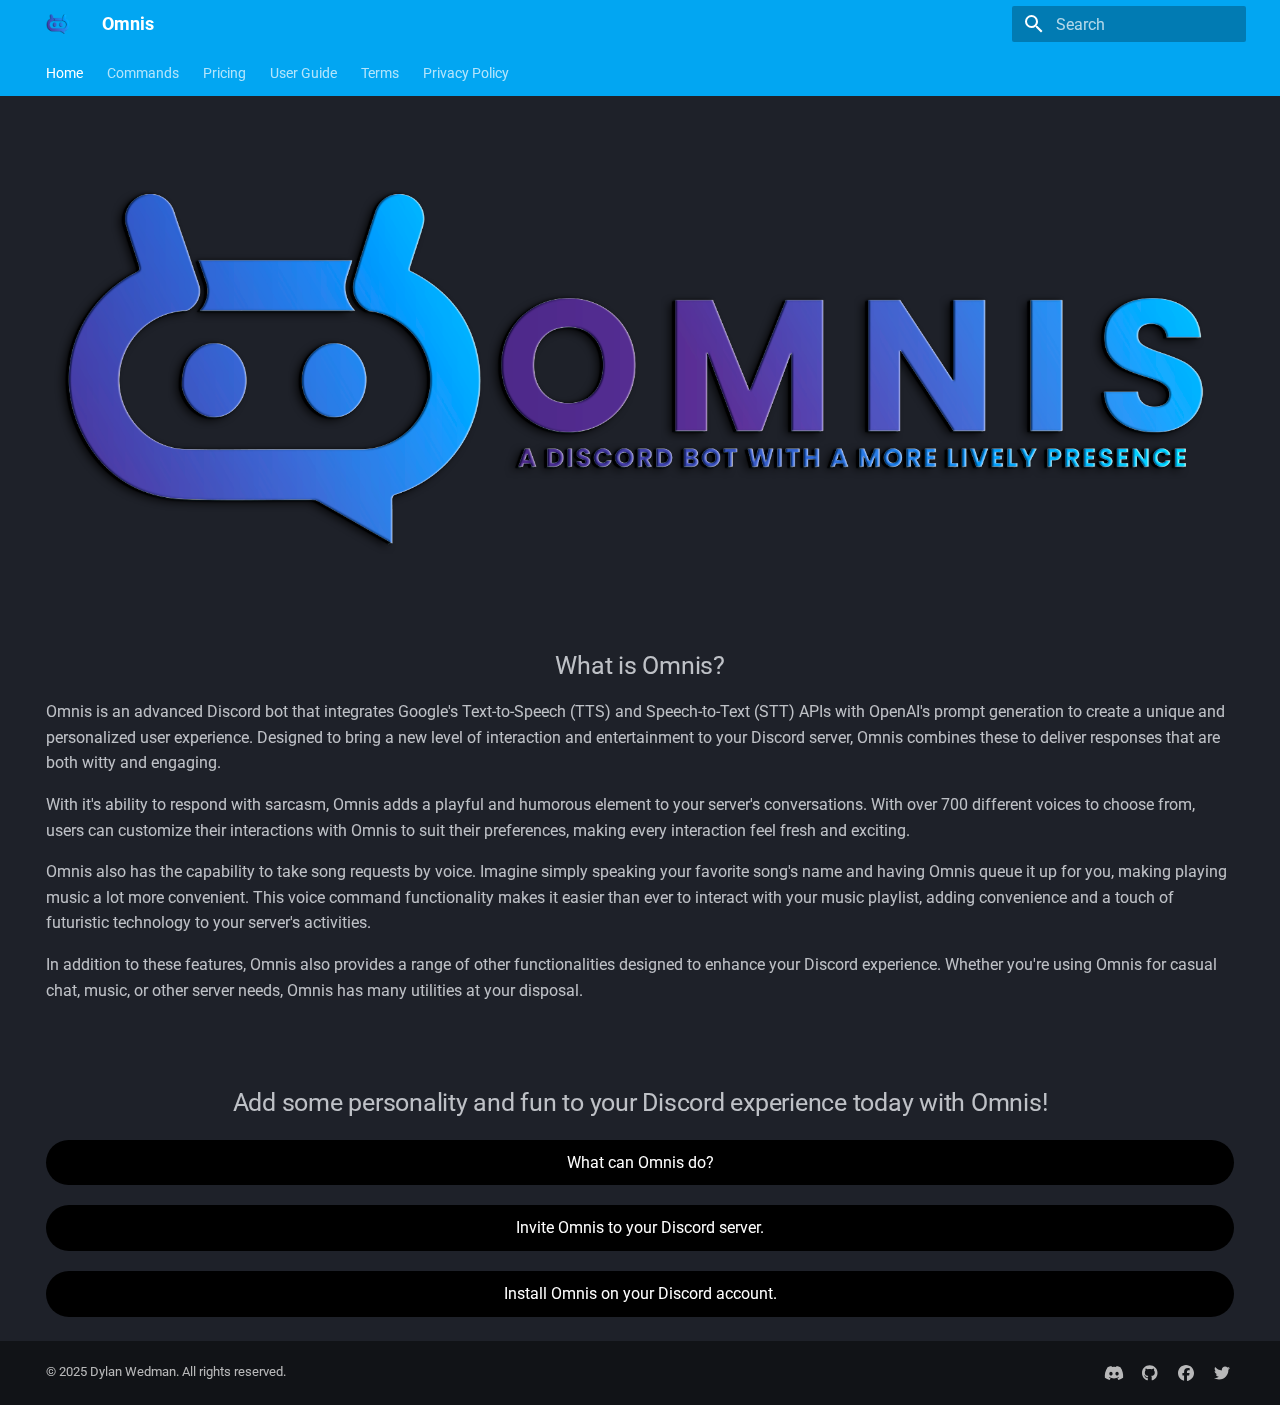
<file: index.html>
<!doctype html>
<html lang="en" class="no-js">
  <head>
    
      <meta charset="utf-8">
      <meta name="viewport" content="width=device-width,initial-scale=1">
      
        <meta name="description" content="A Discord bot with a more lively presence">
      
      
        <meta name="author" content="Dylan Wedman">
      
      
        <link rel="canonical" href="https://omnis-bot.com/">
      
      
      
        <link rel="next" href="commands/">
      
      
      <link rel="icon" href="images/favicon.ico">
      <meta name="generator" content="mkdocs-1.5.3, mkdocs-material-9.4.14">
    
    
      
        <title>Omnis</title>
      
    
    
      <link rel="stylesheet" href="assets/stylesheets/main.fad675c6.min.css">
      
        
        <link rel="stylesheet" href="assets/stylesheets/palette.356b1318.min.css">
      
      


    
    
      
    
    
      
        
        
        <link rel="preconnect" href="https://fonts.gstatic.com" crossorigin>
        <link rel="stylesheet" href="https://fonts.googleapis.com/css?family=Roboto:300,300i,400,400i,700,700i%7CRoboto+Mono:400,400i,700,700i&display=fallback">
        <style>:root{--md-text-font:"Roboto";--md-code-font:"Roboto Mono"}</style>
      
    
    
      <link rel="stylesheet" href="style.css">
    
    <script>__md_scope=new URL(".",location),__md_hash=e=>[...e].reduce((e,_)=>(e<<5)-e+_.charCodeAt(0),0),__md_get=(e,_=localStorage,t=__md_scope)=>JSON.parse(_.getItem(t.pathname+"."+e)),__md_set=(e,_,t=localStorage,a=__md_scope)=>{try{t.setItem(a.pathname+"."+e,JSON.stringify(_))}catch(e){}}</script>
    
      

    
    
    
  </head>
  
  
    
    
      
    
    
    
    
    <body dir="ltr" data-md-color-scheme="slate" data-md-color-primary="light-blue" data-md-color-accent="indigo">
  
    
    
      <script>var palette=__md_get("__palette");if(palette&&"object"==typeof palette.color)for(var key of Object.keys(palette.color))document.body.setAttribute("data-md-color-"+key,palette.color[key])</script>
    
    <input class="md-toggle" data-md-toggle="drawer" type="checkbox" id="__drawer" autocomplete="off">
    <input class="md-toggle" data-md-toggle="search" type="checkbox" id="__search" autocomplete="off">
    <label class="md-overlay" for="__drawer"></label>
    <div data-md-component="skip">
      
        
        <a href="#_1" class="md-skip">
          Skip to content
        </a>
      
    </div>
    <div data-md-component="announce">
      
    </div>
    
    
      

<header class="md-header" data-md-component="header">
  <nav class="md-header__inner md-grid" aria-label="Header">
    <a href="." title="Omnis" class="md-header__button md-logo" aria-label="Omnis" data-md-component="logo">
      
  <img src="images/logo/logo.png" alt="logo">

    </a>
    <label class="md-header__button md-icon" for="__drawer">
      
      <svg xmlns="http://www.w3.org/2000/svg" viewBox="0 0 24 24"><path d="M3 6h18v2H3V6m0 5h18v2H3v-2m0 5h18v2H3v-2Z"/></svg>
    </label>
    <div class="md-header__title" data-md-component="header-title">
      <div class="md-header__ellipsis">
        <div class="md-header__topic">
          <span class="md-ellipsis">
            Omnis
          </span>
        </div>
        <div class="md-header__topic" data-md-component="header-topic">
          <span class="md-ellipsis">
            
              Home
            
          </span>
        </div>
      </div>
    </div>
    
      
        <form class="md-header__option" data-md-component="palette">
  
    
    
    
    <input class="md-option" data-md-color-media="" data-md-color-scheme="slate" data-md-color-primary="light-blue" data-md-color-accent="indigo"  aria-hidden="true"  type="radio" name="__palette" id="__palette_1">
    
  
</form>
      
    
    
    
      <label class="md-header__button md-icon" for="__search">
        
        <svg xmlns="http://www.w3.org/2000/svg" viewBox="0 0 24 24"><path d="M9.5 3A6.5 6.5 0 0 1 16 9.5c0 1.61-.59 3.09-1.56 4.23l.27.27h.79l5 5-1.5 1.5-5-5v-.79l-.27-.27A6.516 6.516 0 0 1 9.5 16 6.5 6.5 0 0 1 3 9.5 6.5 6.5 0 0 1 9.5 3m0 2C7 5 5 7 5 9.5S7 14 9.5 14 14 12 14 9.5 12 5 9.5 5Z"/></svg>
      </label>
      <div class="md-search" data-md-component="search" role="dialog">
  <label class="md-search__overlay" for="__search"></label>
  <div class="md-search__inner" role="search">
    <form class="md-search__form" name="search">
      <input type="text" class="md-search__input" name="query" aria-label="Search" placeholder="Search" autocapitalize="off" autocorrect="off" autocomplete="off" spellcheck="false" data-md-component="search-query" required>
      <label class="md-search__icon md-icon" for="__search">
        
        <svg xmlns="http://www.w3.org/2000/svg" viewBox="0 0 24 24"><path d="M9.5 3A6.5 6.5 0 0 1 16 9.5c0 1.61-.59 3.09-1.56 4.23l.27.27h.79l5 5-1.5 1.5-5-5v-.79l-.27-.27A6.516 6.516 0 0 1 9.5 16 6.5 6.5 0 0 1 3 9.5 6.5 6.5 0 0 1 9.5 3m0 2C7 5 5 7 5 9.5S7 14 9.5 14 14 12 14 9.5 12 5 9.5 5Z"/></svg>
        
        <svg xmlns="http://www.w3.org/2000/svg" viewBox="0 0 24 24"><path d="M20 11v2H8l5.5 5.5-1.42 1.42L4.16 12l7.92-7.92L13.5 5.5 8 11h12Z"/></svg>
      </label>
      <nav class="md-search__options" aria-label="Search">
        
        <button type="reset" class="md-search__icon md-icon" title="Clear" aria-label="Clear" tabindex="-1">
          
          <svg xmlns="http://www.w3.org/2000/svg" viewBox="0 0 24 24"><path d="M19 6.41 17.59 5 12 10.59 6.41 5 5 6.41 10.59 12 5 17.59 6.41 19 12 13.41 17.59 19 19 17.59 13.41 12 19 6.41Z"/></svg>
        </button>
      </nav>
      
        <div class="md-search__suggest" data-md-component="search-suggest"></div>
      
    </form>
    <div class="md-search__output">
      <div class="md-search__scrollwrap" data-md-scrollfix>
        <div class="md-search-result" data-md-component="search-result">
          <div class="md-search-result__meta">
            Initializing search
          </div>
          <ol class="md-search-result__list" role="presentation"></ol>
        </div>
      </div>
    </div>
  </div>
</div>
    
    
  </nav>
  
</header>
    
    <div class="md-container" data-md-component="container">
      
      
        
          
            
<nav class="md-tabs" aria-label="Tabs" data-md-component="tabs">
  <div class="md-grid">
    <ul class="md-tabs__list">
      
        
  
  
    
  
  
    <li class="md-tabs__item md-tabs__item--active">
      <a href="." class="md-tabs__link">
        
  
    
  
  Home

      </a>
    </li>
  

      
        
  
  
  
    <li class="md-tabs__item">
      <a href="commands/" class="md-tabs__link">
        
  
    
  
  Commands

      </a>
    </li>
  

      
        
  
  
  
    <li class="md-tabs__item">
      <a href="pricing/" class="md-tabs__link">
        
  
    
  
  Pricing

      </a>
    </li>
  

      
        
  
  
  
    
    
      <li class="md-tabs__item">
        <a href="user-guide/audio-player/" class="md-tabs__link">
          
  
  User Guide

        </a>
      </li>
    
  

      
        
  
  
  
    <li class="md-tabs__item">
      <a href="terms/" class="md-tabs__link">
        
  
    
  
  Terms

      </a>
    </li>
  

      
        
  
  
  
    <li class="md-tabs__item">
      <a href="privacy-policy/" class="md-tabs__link">
        
  
    
  
  Privacy Policy

      </a>
    </li>
  

      
    </ul>
  </div>
</nav>
          
        
      
      <main class="md-main" data-md-component="main">
        <div class="md-main__inner md-grid">
          
            
              
                
              
              <div class="md-sidebar md-sidebar--primary" data-md-component="sidebar" data-md-type="navigation" hidden>
                <div class="md-sidebar__scrollwrap">
                  <div class="md-sidebar__inner">
                    


  


  

<nav class="md-nav md-nav--primary md-nav--lifted md-nav--integrated" aria-label="Navigation" data-md-level="0">
  <label class="md-nav__title" for="__drawer">
    <a href="." title="Omnis" class="md-nav__button md-logo" aria-label="Omnis" data-md-component="logo">
      
  <img src="images/logo/logo.png" alt="logo">

    </a>
    Omnis
  </label>
  
  <ul class="md-nav__list" data-md-scrollfix>
    
      
      
  
  
    
  
  
  
    <li class="md-nav__item md-nav__item--active">
      
      <input class="md-nav__toggle md-toggle" type="checkbox" id="__toc">
      
      
        
      
      
      <a href="." class="md-nav__link md-nav__link--active">
        
  
  <span class="md-ellipsis">
    Home
  </span>
  

      </a>
      
    </li>
  

    
      
      
  
  
  
  
    <li class="md-nav__item">
      <a href="commands/" class="md-nav__link">
        
  
  <span class="md-ellipsis">
    Commands
  </span>
  

      </a>
    </li>
  

    
      
      
  
  
  
  
    <li class="md-nav__item">
      <a href="pricing/" class="md-nav__link">
        
  
  <span class="md-ellipsis">
    Pricing
  </span>
  

      </a>
    </li>
  

    
      
      
  
  
  
  
    
    
    
    
    
      
      
    
    <li class="md-nav__item md-nav__item--section md-nav__item--nested">
      
        
        
        
        <input class="md-nav__toggle md-toggle " type="checkbox" id="__nav_4" >
        
          
          <label class="md-nav__link" for="__nav_4" id="__nav_4_label" tabindex="">
            
  
  <span class="md-ellipsis">
    User Guide
  </span>
  

            <span class="md-nav__icon md-icon"></span>
          </label>
        
        <nav class="md-nav" data-md-level="1" aria-labelledby="__nav_4_label" aria-expanded="false">
          <label class="md-nav__title" for="__nav_4">
            <span class="md-nav__icon md-icon"></span>
            User Guide
          </label>
          <ul class="md-nav__list" data-md-scrollfix>
            
              
                
  
  
  
  
    <li class="md-nav__item">
      <a href="user-guide/audio-player/" class="md-nav__link">
        
  
  <span class="md-ellipsis">
    Audio player
  </span>
  

      </a>
    </li>
  

              
            
              
                
  
  
  
  
    <li class="md-nav__item">
      <a href="user-guide/conversations-with-omnis/" class="md-nav__link">
        
  
  <span class="md-ellipsis">
    Conversations with Omnis
  </span>
  

      </a>
    </li>
  

              
            
              
                
  
  
  
  
    <li class="md-nav__item">
      <a href="user-guide/settings/" class="md-nav__link">
        
  
  <span class="md-ellipsis">
    Settings
  </span>
  

      </a>
    </li>
  

              
            
          </ul>
        </nav>
      
    </li>
  

    
      
      
  
  
  
  
    <li class="md-nav__item">
      <a href="terms/" class="md-nav__link">
        
  
  <span class="md-ellipsis">
    Terms
  </span>
  

      </a>
    </li>
  

    
      
      
  
  
  
  
    <li class="md-nav__item">
      <a href="privacy-policy/" class="md-nav__link">
        
  
  <span class="md-ellipsis">
    Privacy Policy
  </span>
  

      </a>
    </li>
  

    
  </ul>
</nav>
                  </div>
                </div>
              </div>
            
            
          
          
            <div class="md-content" data-md-component="content">
              <article class="md-content__inner md-typeset">
                
                  


<h1 id="_1"></h1>
<p><img alt="png" src="images/omnis3.png" /></p>
<p><br></p>
<h2 class="feature-header"><b>What is Omnis?</b></h2>

<p>Omnis is an advanced Discord bot that integrates Google's Text-to-Speech (TTS) and Speech-to-Text (STT) APIs with OpenAI's prompt generation to create a unique and personalized user experience.
Designed to bring a new level of interaction and entertainment to your Discord server, Omnis combines these to deliver responses that are both witty and engaging.</p>
<p>With it's ability to respond with sarcasm, Omnis adds a playful and humorous element to your server's conversations.
With over 700 different voices to choose from, users can customize their interactions with Omnis to suit their preferences, making every interaction feel fresh and exciting.</p>
<p>Omnis also has the capability to take song requests by voice.
Imagine simply speaking your favorite song's name and having Omnis queue it up for you, making playing music a lot more convenient.
This voice command functionality makes it easier than ever to interact with your music playlist, adding convenience and a touch of futuristic technology to your server's activities.</p>
<p>In addition to these features, Omnis also provides a range of other functionalities designed to enhance your Discord experience.
Whether you're using Omnis for casual chat, music, or other server needs, Omnis has many utilities at your disposal.</p>
<p><br></p>
<h2 class="feature-header"><b>Add some personality and fun to your Discord experience today with Omnis!</b></h2>

<p><a class="pricing-button" href="https://www.omnis-bot.com/commands/">
    <i class="fab fa-discord fa-bounce"></i> What can Omnis do?
</a></p>
<p><a class="pricing-button" href="https://discord.com/api/oauth2/authorize?client_id=1079301591548563527&permissions=277062470720&scope=bot">
    <i class="fab fa-discord fa-bounce"></i> Invite Omnis to your Discord server.
</a></p>
<p><a class="pricing-button" href="https://discord.com/oauth2/authorize?client_id=1079301591548563527&integration_type=1&scope=applications.commands">
    <i class="fab fa-discord fa-bounce"></i> Install Omnis on your Discord account.
</a></p>



  



                
              </article>
            </div>
          
          
  <script>var tabs=__md_get("__tabs");if(Array.isArray(tabs))e:for(var set of document.querySelectorAll(".tabbed-set")){var tab,labels=set.querySelector(".tabbed-labels");for(tab of tabs)for(var label of labels.getElementsByTagName("label"))if(label.innerText.trim()===tab){var input=document.getElementById(label.htmlFor);input.checked=!0;continue e}}</script>

        </div>
        
          <button type="button" class="md-top md-icon" data-md-component="top" hidden>
  
  <svg xmlns="http://www.w3.org/2000/svg" viewBox="0 0 24 24"><path d="M13 20h-2V8l-5.5 5.5-1.42-1.42L12 4.16l7.92 7.92-1.42 1.42L13 8v12Z"/></svg>
  Back to top
</button>
        
      </main>
      
<footer class="md-footer">
	<div class="md-footer-meta md-typeset">
		<div class="md-footer-meta__inner md-grid">
			<div class="md-copyright">
				<div class="md-copyright__highlight">
					&copy; 2025 <a href="https://github.com/dylwedma11748" target="_blank" rel="noopener">Dylan Wedman</a>. All rights reserved.
				</div>
			</div>

		<div class="md-social">
			<a href="https://discord.com/api/oauth2/authorize?client_id=1079301591548563527&permissions=277062470720&scope=bot" target="_blank" rel="noopener" title="discord.com" class="md-social__link">
				<svg xmlns="http://www.w3.org/2000/svg" viewBox="0 0 640 512"><!--! Font Awesome Free 6.5.1 by @fontawesome - https://fontawesome.com License - https://fontawesome.com/license/free (Icons: CC BY 4.0, Fonts: SIL OFL 1.1, Code: MIT License) Copyright 2023 Fonticons, Inc.--><path d="M524.531 69.836a1.5 1.5 0 0 0-.764-.7A485.065 485.065 0 0 0 404.081 32.03a1.816 1.816 0 0 0-1.923.91 337.461 337.461 0 0 0-14.9 30.6 447.848 447.848 0 0 0-134.426 0 309.541 309.541 0 0 0-15.135-30.6 1.89 1.89 0 0 0-1.924-.91 483.689 483.689 0 0 0-119.688 37.107 1.712 1.712 0 0 0-.788.676C39.068 183.651 18.186 294.69 28.43 404.354a2.016 2.016 0 0 0 .765 1.375 487.666 487.666 0 0 0 146.825 74.189 1.9 1.9 0 0 0 2.063-.676A348.2 348.2 0 0 0 208.12 430.4a1.86 1.86 0 0 0-1.019-2.588 321.173 321.173 0 0 1-45.868-21.853 1.885 1.885 0 0 1-.185-3.126 251.047 251.047 0 0 0 9.109-7.137 1.819 1.819 0 0 1 1.9-.256c96.229 43.917 200.41 43.917 295.5 0a1.812 1.812 0 0 1 1.924.233 234.533 234.533 0 0 0 9.132 7.16 1.884 1.884 0 0 1-.162 3.126 301.407 301.407 0 0 1-45.89 21.83 1.875 1.875 0 0 0-1 2.611 391.055 391.055 0 0 0 30.014 48.815 1.864 1.864 0 0 0 2.063.7A486.048 486.048 0 0 0 610.7 405.729a1.882 1.882 0 0 0 .765-1.352c12.264-126.783-20.532-236.912-86.934-334.541ZM222.491 337.58c-28.972 0-52.844-26.587-52.844-59.239s23.409-59.241 52.844-59.241c29.665 0 53.306 26.82 52.843 59.239 0 32.654-23.41 59.241-52.843 59.241Zm195.38 0c-28.971 0-52.843-26.587-52.843-59.239s23.409-59.241 52.843-59.241c29.667 0 53.307 26.82 52.844 59.239 0 32.654-23.177 59.241-52.844 59.241Z"/></svg>
			</a>
	
			<a href="https://github.com/dylwedma11748" target="_blank" rel="noopener" title="github.com" class="md-social__link">
				<svg xmlns="http://www.w3.org/2000/svg" viewBox="0 0 496 512"><!--! Font Awesome Free 6.5.1 by @fontawesome - https://fontawesome.com License - https://fontawesome.com/license/free (Icons: CC BY 4.0, Fonts: SIL OFL 1.1, Code: MIT License) Copyright 2023 Fonticons, Inc.--><path d="M165.9 397.4c0 2-2.3 3.6-5.2 3.6-3.3.3-5.6-1.3-5.6-3.6 0-2 2.3-3.6 5.2-3.6 3-.3 5.6 1.3 5.6 3.6zm-31.1-4.5c-.7 2 1.3 4.3 4.3 4.9 2.6 1 5.6 0 6.2-2s-1.3-4.3-4.3-5.2c-2.6-.7-5.5.3-6.2 2.3zm44.2-1.7c-2.9.7-4.9 2.6-4.6 4.9.3 2 2.9 3.3 5.9 2.6 2.9-.7 4.9-2.6 4.6-4.6-.3-1.9-3-3.2-5.9-2.9zM244.8 8C106.1 8 0 113.3 0 252c0 110.9 69.8 205.8 169.5 239.2 12.8 2.3 17.3-5.6 17.3-12.1 0-6.2-.3-40.4-.3-61.4 0 0-70 15-84.7-29.8 0 0-11.4-29.1-27.8-36.6 0 0-22.9-15.7 1.6-15.4 0 0 24.9 2 38.6 25.8 21.9 38.6 58.6 27.5 72.9 20.9 2.3-16 8.8-27.1 16-33.7-55.9-6.2-112.3-14.3-112.3-110.5 0-27.5 7.6-41.3 23.6-58.9-2.6-6.5-11.1-33.3 2.6-67.9 20.9-6.5 69 27 69 27 20-5.6 41.5-8.5 62.8-8.5s42.8 2.9 62.8 8.5c0 0 48.1-33.6 69-27 13.7 34.7 5.2 61.4 2.6 67.9 16 17.7 25.8 31.5 25.8 58.9 0 96.5-58.9 104.2-114.8 110.5 9.2 7.9 17 22.9 17 46.4 0 33.7-.3 75.4-.3 83.6 0 6.5 4.6 14.4 17.3 12.1C428.2 457.8 496 362.9 496 252 496 113.3 383.5 8 244.8 8zM97.2 352.9c-1.3 1-1 3.3.7 5.2 1.6 1.6 3.9 2.3 5.2 1 1.3-1 1-3.3-.7-5.2-1.6-1.6-3.9-2.3-5.2-1zm-10.8-8.1c-.7 1.3.3 2.9 2.3 3.9 1.6 1 3.6.7 4.3-.7.7-1.3-.3-2.9-2.3-3.9-2-.6-3.6-.3-4.3.7zm32.4 35.6c-1.6 1.3-1 4.3 1.3 6.2 2.3 2.3 5.2 2.6 6.5 1 1.3-1.3.7-4.3-1.3-6.2-2.2-2.3-5.2-2.6-6.5-1zm-11.4-14.7c-1.6 1-1.6 3.6 0 5.9 1.6 2.3 4.3 3.3 5.6 2.3 1.6-1.3 1.6-3.9 0-6.2-1.4-2.3-4-3.3-5.6-2z"/></svg>
			</a>
		
			<a href="https://www.facebook.com/7thousandnumbers" target="_blank" rel="noopener" title="www.facebook.com" class="md-social__link">
				<svg xmlns="http://www.w3.org/2000/svg" viewBox="0 0 512 512"><!--! Font Awesome Free 6.5.1 by @fontawesome - https://fontawesome.com License - https://fontawesome.com/license/free (Icons: CC BY 4.0, Fonts: SIL OFL 1.1, Code: MIT License) Copyright 2023 Fonticons, Inc.--><path d="M512 256C512 114.6 397.4 0 256 0S0 114.6 0 256c0 120 82.7 220.8 194.2 248.5V334.2h-52.8V256h52.8v-33.7c0-87.1 39.4-127.5 125-127.5 16.2 0 44.2 3.2 55.7 6.4V172c-6-.6-16.5-1-29.6-1-42 0-58.2 15.9-58.2 57.2V256h83.6l-14.4 78.2H287v175.9C413.8 494.8 512 386.9 512 256z"/></svg>
			</a>
		
			<a href="https://twitter.com/7thousandnumber" target="_blank" rel="noopener" title="twitter.com" class="md-social__link">
				<svg xmlns="http://www.w3.org/2000/svg" viewBox="0 0 512 512"><!--! Font Awesome Free 6.5.1 by @fontawesome - https://fontawesome.com License - https://fontawesome.com/license/free (Icons: CC BY 4.0, Fonts: SIL OFL 1.1, Code: MIT License) Copyright 2023 Fonticons, Inc.--><path d="M459.37 151.716c.325 4.548.325 9.097.325 13.645 0 138.72-105.583 298.558-298.558 298.558-59.452 0-114.68-17.219-161.137-47.106 8.447.974 16.568 1.299 25.34 1.299 49.055 0 94.213-16.568 130.274-44.832-46.132-.975-84.792-31.188-98.112-72.772 6.498.974 12.995 1.624 19.818 1.624 9.421 0 18.843-1.3 27.614-3.573-48.081-9.747-84.143-51.98-84.143-102.985v-1.299c13.969 7.797 30.214 12.67 47.431 13.319-28.264-18.843-46.781-51.005-46.781-87.391 0-19.492 5.197-37.36 14.294-52.954 51.655 63.675 129.3 105.258 216.365 109.807-1.624-7.797-2.599-15.918-2.599-24.04 0-57.828 46.782-104.934 104.934-104.934 30.213 0 57.502 12.67 76.67 33.137 23.715-4.548 46.456-13.32 66.599-25.34-7.798 24.366-24.366 44.833-46.132 57.827 21.117-2.273 41.584-8.122 60.426-16.243-14.292 20.791-32.161 39.308-52.628 54.253z"/></svg>
			</a>
		</div>
		</div>
  </div>
</footer>

    </div>
    <div class="md-dialog" data-md-component="dialog">
      <div class="md-dialog__inner md-typeset"></div>
    </div>
    
      <div class="md-progress" data-md-component="progress" role="progressbar"></div>
    
    
    <script id="__config" type="application/json">{"base": ".", "features": ["navigation.instant", "navigation.instant.progress", "navigation.sections", "navigation.tabs", "navigation.tracking", "navigation.top", "toc.integrate", "search.suggest", "search.highlight", "content.tabs.link", "content.code.annotation", "content.code.copy", "content.tooltips"], "search": "assets/javascripts/workers/search.f886a092.min.js", "translations": {"clipboard.copied": "Copied to clipboard", "clipboard.copy": "Copy to clipboard", "search.result.more.one": "1 more on this page", "search.result.more.other": "# more on this page", "search.result.none": "No matching documents", "search.result.one": "1 matching document", "search.result.other": "# matching documents", "search.result.placeholder": "Type to start searching", "search.result.term.missing": "Missing", "select.version": "Select version"}}</script>
    
    
      <script src="assets/javascripts/bundle.cd18aaf1.min.js"></script>
      
        <script src="scripts/video-check.js"></script>
      
    
  </body>
</html>
</file>
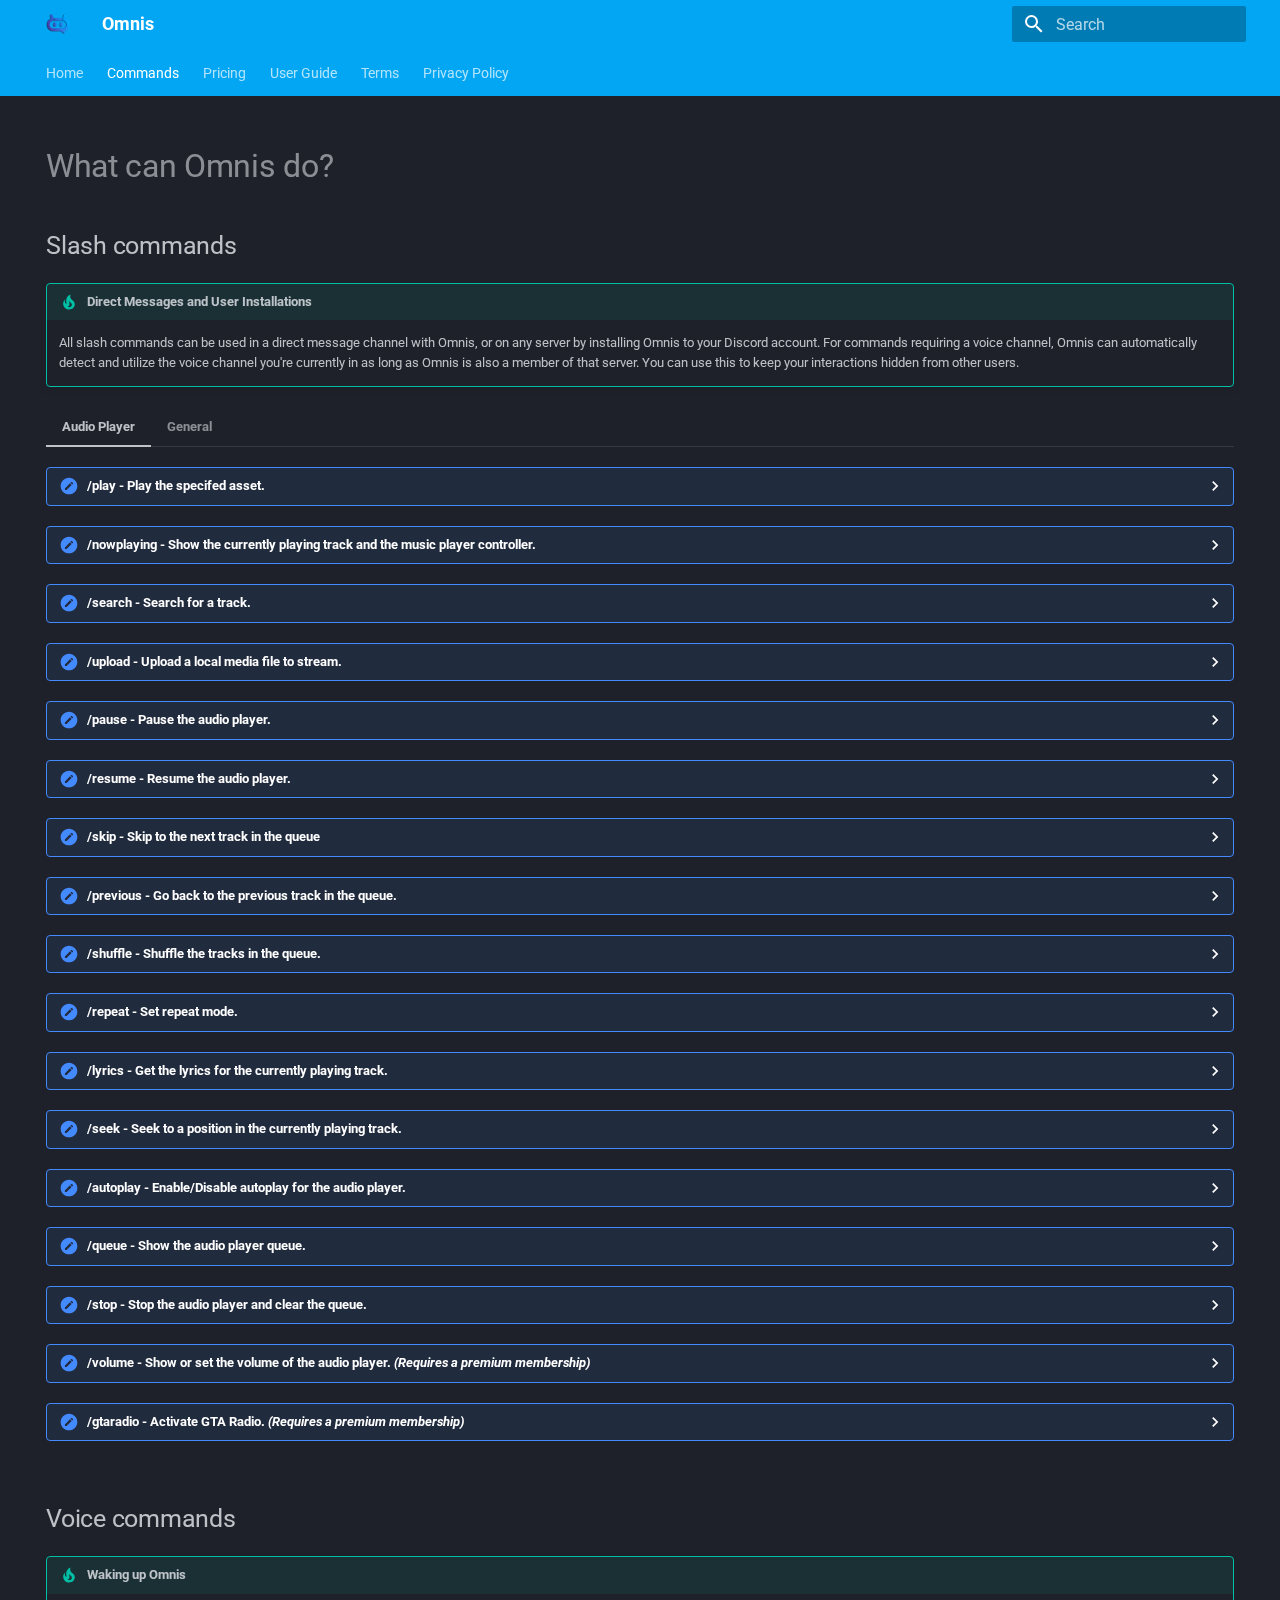
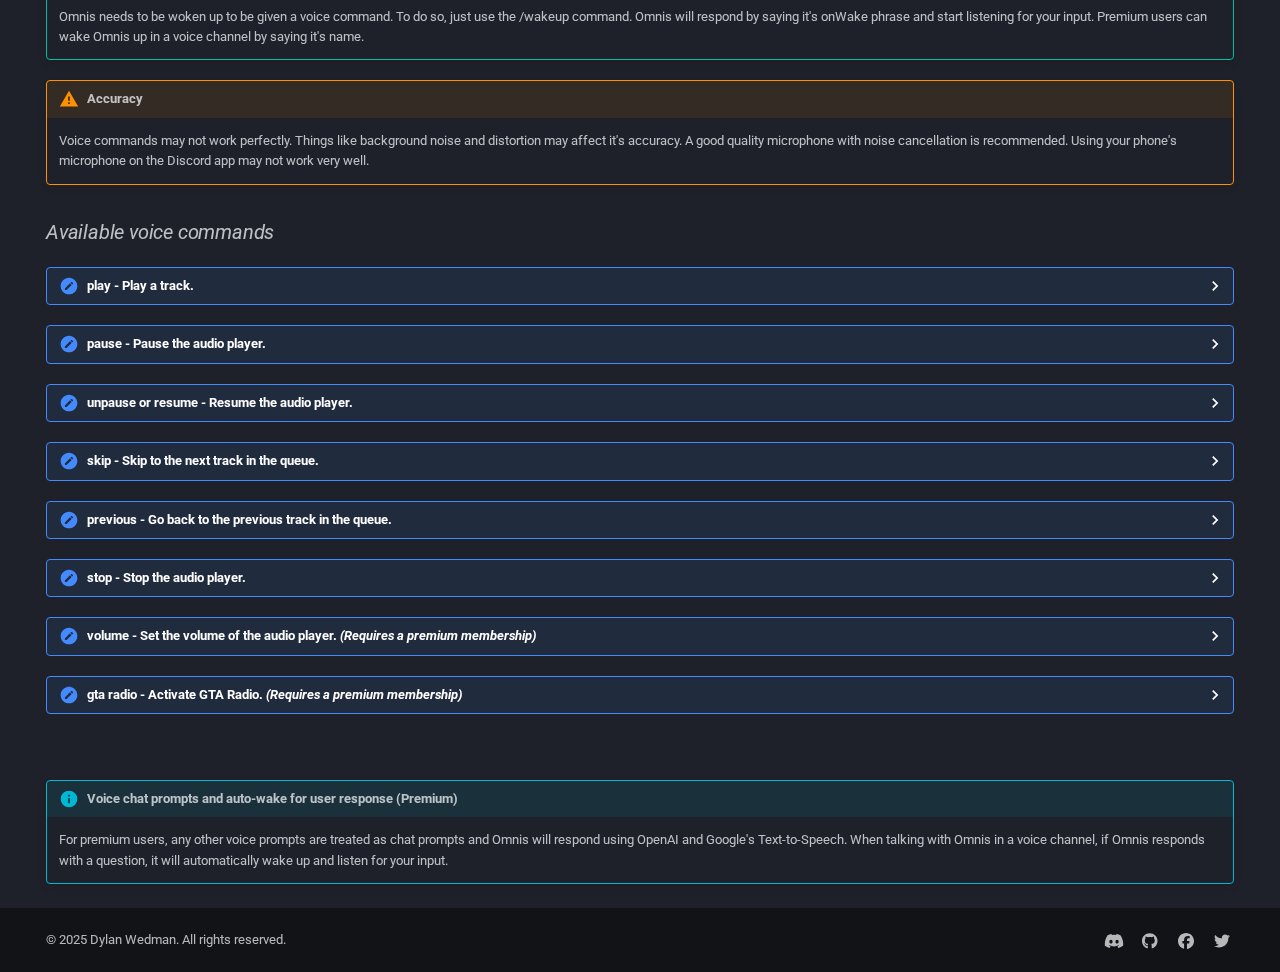
<file: commands/index.html>
<!doctype html>
<html lang="en" class="no-js">
  <head>
    
      <meta charset="utf-8">
      <meta name="viewport" content="width=device-width,initial-scale=1">
      
        <meta name="description" content="A Discord bot with a more lively presence">
      
      
        <meta name="author" content="Dylan Wedman">
      
      
        <link rel="canonical" href="https://omnis-bot.com/commands/">
      
      
        <link rel="prev" href="..">
      
      
        <link rel="next" href="../pricing/">
      
      
      <link rel="icon" href="../images/favicon.ico">
      <meta name="generator" content="mkdocs-1.5.3, mkdocs-material-9.4.14">
    
    
      
        <title>Commands - Omnis</title>
      
    
    
      <link rel="stylesheet" href="../assets/stylesheets/main.fad675c6.min.css">
      
        
        <link rel="stylesheet" href="../assets/stylesheets/palette.356b1318.min.css">
      
      


    
    
      
    
    
      
        
        
        <link rel="preconnect" href="https://fonts.gstatic.com" crossorigin>
        <link rel="stylesheet" href="https://fonts.googleapis.com/css?family=Roboto:300,300i,400,400i,700,700i%7CRoboto+Mono:400,400i,700,700i&display=fallback">
        <style>:root{--md-text-font:"Roboto";--md-code-font:"Roboto Mono"}</style>
      
    
    
      <link rel="stylesheet" href="../style.css">
    
    <script>__md_scope=new URL("..",location),__md_hash=e=>[...e].reduce((e,_)=>(e<<5)-e+_.charCodeAt(0),0),__md_get=(e,_=localStorage,t=__md_scope)=>JSON.parse(_.getItem(t.pathname+"."+e)),__md_set=(e,_,t=localStorage,a=__md_scope)=>{try{t.setItem(a.pathname+"."+e,JSON.stringify(_))}catch(e){}}</script>
    
      

    
    
    
  </head>
  
  
    
    
      
    
    
    
    
    <body dir="ltr" data-md-color-scheme="slate" data-md-color-primary="light-blue" data-md-color-accent="indigo">
  
    
    
      <script>var palette=__md_get("__palette");if(palette&&"object"==typeof palette.color)for(var key of Object.keys(palette.color))document.body.setAttribute("data-md-color-"+key,palette.color[key])</script>
    
    <input class="md-toggle" data-md-toggle="drawer" type="checkbox" id="__drawer" autocomplete="off">
    <input class="md-toggle" data-md-toggle="search" type="checkbox" id="__search" autocomplete="off">
    <label class="md-overlay" for="__drawer"></label>
    <div data-md-component="skip">
      
        
        <a href="#what-can-omnis-do" class="md-skip">
          Skip to content
        </a>
      
    </div>
    <div data-md-component="announce">
      
    </div>
    
    
      

<header class="md-header" data-md-component="header">
  <nav class="md-header__inner md-grid" aria-label="Header">
    <a href=".." title="Omnis" class="md-header__button md-logo" aria-label="Omnis" data-md-component="logo">
      
  <img src="../images/logo/logo.png" alt="logo">

    </a>
    <label class="md-header__button md-icon" for="__drawer">
      
      <svg xmlns="http://www.w3.org/2000/svg" viewBox="0 0 24 24"><path d="M3 6h18v2H3V6m0 5h18v2H3v-2m0 5h18v2H3v-2Z"/></svg>
    </label>
    <div class="md-header__title" data-md-component="header-title">
      <div class="md-header__ellipsis">
        <div class="md-header__topic">
          <span class="md-ellipsis">
            Omnis
          </span>
        </div>
        <div class="md-header__topic" data-md-component="header-topic">
          <span class="md-ellipsis">
            
              Commands
            
          </span>
        </div>
      </div>
    </div>
    
      
        <form class="md-header__option" data-md-component="palette">
  
    
    
    
    <input class="md-option" data-md-color-media="" data-md-color-scheme="slate" data-md-color-primary="light-blue" data-md-color-accent="indigo"  aria-hidden="true"  type="radio" name="__palette" id="__palette_1">
    
  
</form>
      
    
    
    
      <label class="md-header__button md-icon" for="__search">
        
        <svg xmlns="http://www.w3.org/2000/svg" viewBox="0 0 24 24"><path d="M9.5 3A6.5 6.5 0 0 1 16 9.5c0 1.61-.59 3.09-1.56 4.23l.27.27h.79l5 5-1.5 1.5-5-5v-.79l-.27-.27A6.516 6.516 0 0 1 9.5 16 6.5 6.5 0 0 1 3 9.5 6.5 6.5 0 0 1 9.5 3m0 2C7 5 5 7 5 9.5S7 14 9.5 14 14 12 14 9.5 12 5 9.5 5Z"/></svg>
      </label>
      <div class="md-search" data-md-component="search" role="dialog">
  <label class="md-search__overlay" for="__search"></label>
  <div class="md-search__inner" role="search">
    <form class="md-search__form" name="search">
      <input type="text" class="md-search__input" name="query" aria-label="Search" placeholder="Search" autocapitalize="off" autocorrect="off" autocomplete="off" spellcheck="false" data-md-component="search-query" required>
      <label class="md-search__icon md-icon" for="__search">
        
        <svg xmlns="http://www.w3.org/2000/svg" viewBox="0 0 24 24"><path d="M9.5 3A6.5 6.5 0 0 1 16 9.5c0 1.61-.59 3.09-1.56 4.23l.27.27h.79l5 5-1.5 1.5-5-5v-.79l-.27-.27A6.516 6.516 0 0 1 9.5 16 6.5 6.5 0 0 1 3 9.5 6.5 6.5 0 0 1 9.5 3m0 2C7 5 5 7 5 9.5S7 14 9.5 14 14 12 14 9.5 12 5 9.5 5Z"/></svg>
        
        <svg xmlns="http://www.w3.org/2000/svg" viewBox="0 0 24 24"><path d="M20 11v2H8l5.5 5.5-1.42 1.42L4.16 12l7.92-7.92L13.5 5.5 8 11h12Z"/></svg>
      </label>
      <nav class="md-search__options" aria-label="Search">
        
        <button type="reset" class="md-search__icon md-icon" title="Clear" aria-label="Clear" tabindex="-1">
          
          <svg xmlns="http://www.w3.org/2000/svg" viewBox="0 0 24 24"><path d="M19 6.41 17.59 5 12 10.59 6.41 5 5 6.41 10.59 12 5 17.59 6.41 19 12 13.41 17.59 19 19 17.59 13.41 12 19 6.41Z"/></svg>
        </button>
      </nav>
      
        <div class="md-search__suggest" data-md-component="search-suggest"></div>
      
    </form>
    <div class="md-search__output">
      <div class="md-search__scrollwrap" data-md-scrollfix>
        <div class="md-search-result" data-md-component="search-result">
          <div class="md-search-result__meta">
            Initializing search
          </div>
          <ol class="md-search-result__list" role="presentation"></ol>
        </div>
      </div>
    </div>
  </div>
</div>
    
    
  </nav>
  
</header>
    
    <div class="md-container" data-md-component="container">
      
      
        
          
            
<nav class="md-tabs" aria-label="Tabs" data-md-component="tabs">
  <div class="md-grid">
    <ul class="md-tabs__list">
      
        
  
  
  
    <li class="md-tabs__item">
      <a href=".." class="md-tabs__link">
        
  
    
  
  Home

      </a>
    </li>
  

      
        
  
  
    
  
  
    <li class="md-tabs__item md-tabs__item--active">
      <a href="./" class="md-tabs__link">
        
  
    
  
  Commands

      </a>
    </li>
  

      
        
  
  
  
    <li class="md-tabs__item">
      <a href="../pricing/" class="md-tabs__link">
        
  
    
  
  Pricing

      </a>
    </li>
  

      
        
  
  
  
    
    
      <li class="md-tabs__item">
        <a href="../user-guide/audio-player/" class="md-tabs__link">
          
  
  User Guide

        </a>
      </li>
    
  

      
        
  
  
  
    <li class="md-tabs__item">
      <a href="../terms/" class="md-tabs__link">
        
  
    
  
  Terms

      </a>
    </li>
  

      
        
  
  
  
    <li class="md-tabs__item">
      <a href="../privacy-policy/" class="md-tabs__link">
        
  
    
  
  Privacy Policy

      </a>
    </li>
  

      
    </ul>
  </div>
</nav>
          
        
      
      <main class="md-main" data-md-component="main">
        <div class="md-main__inner md-grid">
          
            
              
                
              
              <div class="md-sidebar md-sidebar--primary" data-md-component="sidebar" data-md-type="navigation" hidden>
                <div class="md-sidebar__scrollwrap">
                  <div class="md-sidebar__inner">
                    


  


  

<nav class="md-nav md-nav--primary md-nav--lifted md-nav--integrated" aria-label="Navigation" data-md-level="0">
  <label class="md-nav__title" for="__drawer">
    <a href=".." title="Omnis" class="md-nav__button md-logo" aria-label="Omnis" data-md-component="logo">
      
  <img src="../images/logo/logo.png" alt="logo">

    </a>
    Omnis
  </label>
  
  <ul class="md-nav__list" data-md-scrollfix>
    
      
      
  
  
  
  
    <li class="md-nav__item">
      <a href=".." class="md-nav__link">
        
  
  <span class="md-ellipsis">
    Home
  </span>
  

      </a>
    </li>
  

    
      
      
  
  
    
  
  
  
    <li class="md-nav__item md-nav__item--active">
      
      <input class="md-nav__toggle md-toggle" type="checkbox" id="__toc">
      
      
        
      
      
        <label class="md-nav__link md-nav__link--active" for="__toc">
          
  
  <span class="md-ellipsis">
    Commands
  </span>
  

          <span class="md-nav__icon md-icon"></span>
        </label>
      
      <a href="./" class="md-nav__link md-nav__link--active">
        
  
  <span class="md-ellipsis">
    Commands
  </span>
  

      </a>
      
        

<nav class="md-nav md-nav--secondary" aria-label="Table of contents">
  
  
  
    
  
  
    <label class="md-nav__title" for="__toc">
      <span class="md-nav__icon md-icon"></span>
      Table of contents
    </label>
    <ul class="md-nav__list" data-md-component="toc" data-md-scrollfix>
      
        <li class="md-nav__item">
  <a href="#slash-commands" class="md-nav__link">
    <span class="md-ellipsis">
      Slash commands
    </span>
  </a>
  
</li>
      
        <li class="md-nav__item">
  <a href="#voice-commands" class="md-nav__link">
    <span class="md-ellipsis">
      Voice commands
    </span>
  </a>
  
    <nav class="md-nav" aria-label="Voice commands">
      <ul class="md-nav__list">
        
          <li class="md-nav__item">
  <a href="#available-voice-commands" class="md-nav__link">
    <span class="md-ellipsis">
      Available voice commands
    </span>
  </a>
  
</li>
        
      </ul>
    </nav>
  
</li>
      
    </ul>
  
</nav>
      
    </li>
  

    
      
      
  
  
  
  
    <li class="md-nav__item">
      <a href="../pricing/" class="md-nav__link">
        
  
  <span class="md-ellipsis">
    Pricing
  </span>
  

      </a>
    </li>
  

    
      
      
  
  
  
  
    
    
    
    
    
      
      
    
    <li class="md-nav__item md-nav__item--section md-nav__item--nested">
      
        
        
        
        <input class="md-nav__toggle md-toggle " type="checkbox" id="__nav_4" >
        
          
          <label class="md-nav__link" for="__nav_4" id="__nav_4_label" tabindex="">
            
  
  <span class="md-ellipsis">
    User Guide
  </span>
  

            <span class="md-nav__icon md-icon"></span>
          </label>
        
        <nav class="md-nav" data-md-level="1" aria-labelledby="__nav_4_label" aria-expanded="false">
          <label class="md-nav__title" for="__nav_4">
            <span class="md-nav__icon md-icon"></span>
            User Guide
          </label>
          <ul class="md-nav__list" data-md-scrollfix>
            
              
                
  
  
  
  
    <li class="md-nav__item">
      <a href="../user-guide/audio-player/" class="md-nav__link">
        
  
  <span class="md-ellipsis">
    Audio player
  </span>
  

      </a>
    </li>
  

              
            
              
                
  
  
  
  
    <li class="md-nav__item">
      <a href="../user-guide/conversations-with-omnis/" class="md-nav__link">
        
  
  <span class="md-ellipsis">
    Conversations with Omnis
  </span>
  

      </a>
    </li>
  

              
            
              
                
  
  
  
  
    <li class="md-nav__item">
      <a href="../user-guide/settings/" class="md-nav__link">
        
  
  <span class="md-ellipsis">
    Settings
  </span>
  

      </a>
    </li>
  

              
            
          </ul>
        </nav>
      
    </li>
  

    
      
      
  
  
  
  
    <li class="md-nav__item">
      <a href="../terms/" class="md-nav__link">
        
  
  <span class="md-ellipsis">
    Terms
  </span>
  

      </a>
    </li>
  

    
      
      
  
  
  
  
    <li class="md-nav__item">
      <a href="../privacy-policy/" class="md-nav__link">
        
  
  <span class="md-ellipsis">
    Privacy Policy
  </span>
  

      </a>
    </li>
  

    
  </ul>
</nav>
                  </div>
                </div>
              </div>
            
            
          
          
            <div class="md-content" data-md-component="content">
              <article class="md-content__inner md-typeset">
                
                  


<script>
function copyToClipboard(button) {
    let text = button.previousElementSibling.textContent;

    navigator.clipboard.writeText(text).then(() => {
        let icon = button.querySelector("img");

        if (icon) {
            icon.src = "../images/check.png";
        }

        button.querySelector("span").textContent = "Copied!";

        setTimeout(() => {
            if (icon) {
                icon.src = "../images/copy.png";
            }

            button.querySelector("span").textContent = "Copy to clipboard";
        }, 1500);
    });
}
</script>

<h1 id="what-can-omnis-do"><strong>What can Omnis do?</strong></h1>
<h2 id="slash-commands"><strong>Slash commands</strong></h2>
<div class="admonition tip">
<p class="admonition-title">Direct Messages and User Installations</p>
<p>All slash commands can be used in a direct message channel with Omnis, or on any server by installing Omnis to your Discord account.
For commands requiring a voice channel, Omnis can automatically detect and utilize the voice channel you're currently in as long as Omnis is also a member of that server.
You can use this to keep your interactions hidden from other users.</p>
</div>
<div class="tabbed-set tabbed-alternate" data-tabs="1:2"><input checked="checked" id="__tabbed_1_1" name="__tabbed_1" type="radio" /><input id="__tabbed_1_2" name="__tabbed_1" type="radio" /><div class="tabbed-labels"><label for="__tabbed_1_1">Audio Player</label><label for="__tabbed_1_2">General</label></div>
<div class="tabbed-content">
<div class="tabbed-block">
<p><details>
    <summary>/play - Play the specifed asset.</summary>
    <p><b>Description:</b>
    <br>
    <i>Add a track to the queue. This command can take in a supported link, or a search query. If the asset is not provided in the command, Omnis will open a modal in order to enter the asset.</i></p>
    <p><b>Usage:</b>
    <br>
    <i><code>/play asset: https://www.youtube.com/watch?v=dQw4w9WgXcQ</code></i>
    <button class="copy-btn" onclick="copyToClipboard(this)">
        <span>Copy to clipboard</span>
        <img src="../images/copy.png" alt="Copy">
    </button>
    <br>
    <i><code>/play asset: Technotronic - Pump Up the Jam</code></i>
    <button class="copy-btn" onclick="copyToClipboard(this)">
        <span>Copy to clipboard</span>
        <img src="../images/copy.png" alt="Copy">
    </button></p>
</details></p>
<p><details>
    <summary>/nowplaying - Show the currently playing track and the music player controller.</summary>
    <p><b>Description:</b>
    <br>
    <i>Show auto-updating detailed information about the currently playing track, providing links where available, and show the music player controller with buttons for interactions.</i></p>
    <p><b>Usage:</b>
    <br>
    <i><code>/nowplaying</i></code>
    <button class="copy-btn" onclick="copyToClipboard(this)">
        <span>Copy to clipboard</span>
        <img src="../images/copy.png" alt="Copy">
    </button></p>
</details></p>
<p><details>
    <summary>/search - Search for a track.</summary>
    <p><b>Description:</b>
    <br>
    <i>Perform a search query and select from one of the results to add to the audio player's queue. If the query is not provided in the command, Omnis will open a modal in order to enter the query.</i></p>
    <p><b>Usage:</b>
    <br>
    <i><code>/search</code></i>
    <button class="copy-btn" onclick="copyToClipboard(this)">
        <span>Copy to clipboard</span>
        <img src="../images/copy.png" alt="Copy">
    </button>
    <br>
    <i><code>/search query: Technotronic - Pump Up the Jam</code></i>
    <button class="copy-btn" onclick="copyToClipboard(this)">
        <span>Copy to clipboard</span>
        <img src="../images/copy.png" alt="Copy">
    </button></p>
</details></p>
<p><details>
    <summary>/upload - Upload a local media file to stream.</i></summary>
    <p><b>Description:</b>
    <br>
    <i>Upload a local media file to stream it's audio content in the audio player. The specified command option is required. Only supported media files can be uploaded. This command uses Discord's built-in file uploader. Because of this, only Discord Nitro members can upload files larger than 10 MB.</i></p>
    <p><b>Usage:</b>
    <br>
    <i><code>/upload</i></code>
    <button class="copy-btn" onclick="copyToClipboard(this)">
        <span>Copy to clipboard</span>
        <img src="../images/copy.png" alt="Copy">
    </button></p>
</details></p>
<p><details>
    <summary>/pause - Pause the audio player.</i></summary>
    <p><b>Description:</b>
    <br>
    <i>Pause the audio player without clearing the queue, allowing it to be resumed.</i></p>
    <p><b>Usage:</b>
    <br>
    <i><code>/pause</i></code>
    <button class="copy-btn" onclick="copyToClipboard(this)">
        <span>Copy to clipboard</span>
        <img src="../images/copy.png" alt="Copy">
    </button></p>
</details></p>
<p><details>
    <summary>/resume - Resume the audio player.</i></summary>
    <p><b>Description:</b>
    <br>
    <i>Resume the audio player if it was paused.</i></p>
    <p><b>Usage:</b>
    <br>
    <i><code>/resume</code></i>
    <button class="copy-btn" onclick="copyToClipboard(this)">
        <span>Copy to clipboard</span>
        <img src="../images/copy.png" alt="Copy">
    </button></p>
</details></p>
<p><details>
    <summary>/skip - Skip to the next track in the queue</i></summary>
    <p><b>Description:</b>
    <br>
    <i>Skip to the next track in the audio player's queue.</i></p>
    <p><b>Usage:</b>
    <br>
    <i><code>/skip</code></i>
    <button class="copy-btn" onclick="copyToClipboard(this)">
        <span>Copy to clipboard</span>
        <img src="../images/copy.png" alt="Copy">
    </button></p>
</details></p>
<p><details>
    <summary>/previous - Go back to the previous track in the queue.</i></summary>
    <p><b>Description:</b>
    <br>
    <i>Go back to the previous track in the audio player's queue and start that track from the beginning.</i></p>
    <p><b>Usage:</b>
    <br>
    <i><code>/previous</code></i>
    <button class="copy-btn" onclick="copyToClipboard(this)">
        <span>Copy to clipboard</span>
        <img src="../images/copy.png" alt="Copy">
    </button></p>
</details></p>
<p><details>
    <summary>/shuffle - Shuffle the tracks in the queue.</i></summary>
    <p><b>Description:</b>
    <br>
    <i>Shuffle all of the tracks in the audio player's queue.</i></p>
    <p><b>Usage:</b>
    <br>
    <i><code>/shuffle</code></i>
    <button class="copy-btn" onclick="copyToClipboard(this)">
        <span>Copy to clipboard</span>
        <img src="../images/copy.png" alt="Copy">
    </button></p>
</details></p>
<p><details>
    <summary>/repeat - Set repeat mode.</i></summary>
    <p><b>Description:</b>
    <br>
    <i>Set the repeat mode for the audio player. You will be prompted to select a mode.</i></p>
    <p><b>Usage:</b>
    <br>
    <i><code>/repeat</i></code>
    <button class="copy-btn" onclick="copyToClipboard(this)">
        <span>Copy to clipboard</span>
        <img src="../images/copy.png" alt="Copy">
    </button></p>
</details></p>
<p><details>
    <summary>/lyrics - Get the lyrics for the currently playing track.</i></summary>
    <p><b>Description:</b>
    <br>
    <i>Show the lyrics for the currently playing track. Omnis may not be able to find lyrics for every single track.</i></p>
    <p><b>Usage:</b>
    <br>
    <i><code>/lyrics</code></i>
    <button class="copy-btn" onclick="copyToClipboard(this)">
        <span>Copy to clipboard</span>
        <img src="../images/copy.png" alt="Copy">
    </button></p>
</details></p>
<p><details>
    <summary>/seek - Seek to a position in the currently playing track.</i></summary>
    <p><b>Description:</b>
    <br>
    <i>Seek to the specifed position of the currently playing track. The specifed command option is required. You will provide a position formatted as MM:SS or HH:MM:SS.</i></p>
    <p><b>Usage:</b>
    <br>
    <i><code>/seek position: 0:00</code></i>
    <button class="copy-btn" onclick="copyToClipboard(this)">
        <span>Copy to clipboard</span>
        <img src="../images/copy.png" alt="Copy">
    </button></p>
</details></p>
<p><details>
    <summary>/autoplay - Enable/Disable autoplay for the audio player.</i></summary>
    <p><b>Description:</b>
    <br>
    <i>Enable/Disable autoplay for the audio player. The specified command option is required. You will provide a true or false value.</i></p>
    <p><b>Usage:</b>
    <br>
    <i><code>/autoplay autoplay: true</code></i>
    <button class="copy-btn" onclick="copyToClipboard(this)">
        <span>Copy to clipboard</span>
        <img src="../images/copy.png" alt="Copy">
    </button></p>
</details></p>
<p><details>
    <summary>/queue - Show the audio player queue.</i></summary>
    <p><b>Description:</b>
    <br>
    <i>Show a detailed list of all the tracks in the audio player's queue.</i></p>
    <p><b>Usage:</b>
    <br>
    <i><code>/queue</code></i>
    <button class="copy-btn" onclick="copyToClipboard(this)">
        <span>Copy to clipboard</span>
        <img src="../images/copy.png" alt="Copy">
    </button></p>
</details></p>
<p><details>
    <summary>/stop - Stop the audio player and clear the queue.</i></summary>
    <p><b>Description:</b>
    <br>
    <i>Stop the currently playing track and clear all tracks from the audio player's queue.</i></p>
    <p><b>Usage:</b>
    <br>
    <i><code>/stop</code></i>
    <button class="copy-btn" onclick="copyToClipboard(this)">
        <span>Copy to clipboard</span>
        <img src="../images/copy.png" alt="Copy">
    </button></p>
</details></p>
<p><details>
    <summary>/volume - Show or set the volume of the audio player. <i>(Requires a premium membership)</i></summary>
    <p><b>Description:</b>
    <br>
    <i>Show the current volume of the audio player, or set it to the specifed value. The reason why this is a premium command is simple. Every Discord user can change the output volume for another user in a voice channel (including bots) for their client side without it affecting other users. This command applies the volume globally for everyone in the voice channel.</i></p>
    <p><b>Usage:</b>
    <br>
    <i><code>/volume</code></i>
    <button class="copy-btn" onclick="copyToClipboard(this)">
        <span>Copy to clipboard</span>
        <img src="../images/copy.png" alt="Copy">
    </button>
    <br>
    <i><code>/volume volume: 75</code></i>
    <button class="copy-btn" onclick="copyToClipboard(this)">
        <span>Copy to clipboard</span>
        <img src="../images/copy.png" alt="Copy">
    </button></p>
</details></p>
<p><details>
    <summary>/gtaradio - Activate GTA Radio. <i>(Requires a premium membership)</i></summary>
    <p><b>Description:</b>
    <br>
    <i>Launch GTA Radio. You will be prompted to select a radio station.</i></p>
    <p><b>Usage:</b>
    <br>
    <i><code>/gtaradio</code></i>
    <button class="copy-btn" onclick="copyToClipboard(this)">
        <span>Copy to clipboard</span>
        <img src="../images/copy.png" alt="Copy">
    </button></p>
</details></p>
</div>
<div class="tabbed-block">
<p><details>
    <summary>/patreon - Check Patreon status.</summary>
    <p><b>Description:</b>
    <br>
    <i>Check your current membership status and your allowance usage. Omnis refreshs the information from Patreon every 60 seconds.</i></p>
    <p><b>Usage:</b>
    <br>
    <i><code>/patreon</code></i>
    <button class="copy-btn" onclick="copyToClipboard(this)">
        <span>Copy to clipboard</span>
        <img src="../images/copy.png" alt="Copy">
    </button></p>
  </details></p>
<p><details>
    <summary>/invite - Invite Omnis to another server.</summary>
    <p><b>Description:</b>
    <br>
    <i>Generate an invite link with the required permissions to add Omnis to another server.</i></p>
    <p><b>Usage:</b>
    <br>
    <i><code>/invite</code></i>
    <button class="copy-btn" onclick="copyToClipboard(this)">
        <span>Copy to clipboard</span>
        <img src="../images/copy.png" alt="Copy">
    </button></p>
  </details></p>
<p><details>
    <summary>/install - Install Omnis on your Discord account.</summary>
    <p><b>Description:</b>
    <br>
    <i>Generate an install link with the required scopes to add Omnis to your Discord account.</i></p>
    <p><b>Usage:</b>
    <br>
    <i><code>/install</code></i>
    <button class="copy-btn" onclick="copyToClipboard(this)">
        <span>Copy to clipboard</span>
        <img src="../images/copy.png" alt="Copy">
    </button></p>
  </details></p>
<p><details>
   <summary>/help - List all of the available commands.</summary>
   <p><b>Description:</b>
    <br>
    <i>Provides a categorized list of all available commands for Omnis.</i></p>
    <p><b>Usage:</b>
    <br>
    <i><code>/help</code></i>
    <button class="copy-btn" onclick="copyToClipboard(this)">
        <span>Copy to clipboard</span>
        <img src="../images/copy.png" alt="Copy">
    </button></p>
  </details></p>
<p><details>
    <summary>/summon - Summon Omnis to your voice channel.</summary>
    <p><b>Description:</b>
    <br>
    <i>Summon Omnis to your voice channel for any commands that require it.</i></p>
    <p><b>Usage:</b>
    <br>
    <i><code>/summon</code></i>
    <button class="copy-btn" onclick="copyToClipboard(this)">
        <span>Copy to clipboard</span>
        <img src="../images/copy.png" alt="Copy">
    </button></p>
  </details></p>
<p><details>
    <summary>/exile - Exile Omnis from your voice channel.</summary>
    <p><b>Description:</b>
    <br>
    <i>Kick Omnis from your voice channel. This command is useful for instances where you don't have the permission to kick people from a voice channel on the Discord server. However, only the user who summoned Omnis to that channel can use this command. This restriction is used to avoid other users from disrupting your experience.</i></p>
    <p><b>Usage:</b>
    <br>
    <i><code>/exile</code></i>
    <button class="copy-btn" onclick="copyToClipboard(this)">
        <span>Copy to clipboard</span>
        <img src="../images/copy.png" alt="Copy">
    </button></p>
  </details></p>
<p><details>
    <summary>/wakeup - Wake up Omnis in your voice channel.</summary>
    <p><b>Description:</b>
    <br>
    <i>Wake up Omnis in your voice channel to give it a voice prompt.</i></p>
    <p><b>Usage:</b>
    <br>
    <i><code>/wakeup</code></i>
    <button class="copy-btn" onclick="copyToClipboard(this)">
        <span>Copy to clipboard</span>
        <img src="../images/copy.png" alt="Copy">
    </button></p>
  </details></p>
<p><details>
    <summary>/poll - Create a poll.</i></summary>
    <p><b>Description:</b>
    <br>
    <i>Create a poll with the specifed title, options, and duration. The specifed command options are required. Enter all of the answers in one line and seperate with commas. The duration must be between 1 day and 1 week, such as 60m, 2d, 1w, etc. If multiple is set to true, users will be able to select multiple answers.</i></p>
    <p><b>Usage:</b>
    <br>
    <i><code>/poll title: What is the best operating system? options: Windows, Linux, Mac duration: 60m multiple: false</code></i>
    <button class="copy-btn" onclick="copyToClipboard(this)">
        <span>Copy to clipboard</span>
        <img src="../images/copy.png" alt="Copy">
    </button></p>
  </details></p>
<p><details>
    <summary>/embed - Create an embed.</i></summary>
    <p><b>Description:</b>
    <br>
    <i>Create an embed with the provided title and description options. The specifed command options are required. If you need to add a new line to either the title or description, use /nl followed by the start of the line. Fun fact: The developer uses this command to create update announcements for Omnis. If footer is enabled, it will include the Omnis logo as an embedded image.</i></p>
    <p><b>Usage:</b>
    <br>
    <i><code>/embed title: New update for Omnis!/nlMassive upgrade to commands! description: - bullet point 1 /nl- bullet point 2 footer: true</code></i>
    <button class="copy-btn" onclick="copyToClipboard(this)">
        <span>Copy to clipboard</span>
        <img src="../images/copy.png" alt="Copy">
    </button></p>
  </details></p>
<p><details>
    <summary>/settings - Modify settings. <i>(Requires a premium membership)</i></summary>
    <p><b>Description:</b>
    <br>
    <i>Change your settings to customize things like your Text-to-Speech voice, summon greeting, onWake phrase, and default search engine for music.</i></p>
    <p><b>Usage:</b>
    <br>
    <i><code>/settings</code></i>
    <button class="copy-btn" onclick="copyToClipboard(this)">
        <span>Copy to clipboard</span>
        <img src="../images/copy.png" alt="Copy">
    </button></p>
  </details></p>
<p><details>
    <summary>/say - Make Omnis say something. <i>(Requires a premium membership)</i></summary>
    <p><b>Description:</b>
    <br>
    <i>Make Omnis say something in your voice channel using Google's Text-to-Speech. If a phrase is not provided in the command, Omnis will open a modal in order to enter the phrase.</i></p>
    <p><b>Usage:</b>
    <br>
    <i><code>/say</code></i>
    <button class="copy-btn" onclick="copyToClipboard(this)">
        <span>Copy to clipboard</span>
        <img src="../images/copy.png" alt="Copy">
    </button>
    <br>
    <i><code>/say phrase: The quick brown fox jumps over the lazy dog</code></i>
    <button class="copy-btn" onclick="copyToClipboard(this)">
        <span>Copy to clipboard</span>
        <img src="../images/copy.png" alt="Copy">
    </button></p>
  </details></p>
<p><details>
    <summary>/quiet - Make Omnis stop speaking. <i>(Requires a premium membership)</i></summary>
    <p><b>Description:</b>
    <br>
    <i>Make Omnis stop speaking in your voice channel.</i></p>
    <p><b>Usage:</b>
    <br>
    <i><code>/quiet</code></i>
    <button class="copy-btn" onclick="copyToClipboard(this)">
        <span>Copy to clipboard</span>
        <img src="../images/copy.png" alt="Copy">
    </button></p>
  </details></p>
<p><details>
    <summary>/imagine - Create an image from a prompt. <i>(Requires a premium membership)</i></i></summary>
    <p><b>Description:</b>
    <br>
    <i>Generate an image from a prompt using DALL·E. You'll be prompted for options like image size and model. The specifed command options are required. If HD is enabled, only HD image sizes will be selectable and the result will cost more from your allowance.</i></p>
    <p><b>Usage:</b>
    <br>
    <i><code>/imagine prompt: The quick brown fox jumps over the lazy dog hd: true</code></i>
    <button class="copy-btn" onclick="copyToClipboard(this)">
        <span>Copy to clipboard</span>
        <img src="../images/copy.png" alt="Copy">
    </button></p>
  </details></p>
<p><details>
    <summary>/talk - Talk to Omnis. <i>(Requires a premium membership)</i></i></summary>
    <p><b>Description:</b>
    <br>
    <i>Send a chat prompt to Omnis. If there is an active conversation in the channel this command is used in, Omnis will use that as a reference for it's response. If the prompt is not provided in the command, Omnis will open a modal in order to enter the prompt. The incognito option is exclusive to this command. When enabled, it will make the response from Omnis an ephemeral message. If TTS is enabled and Omnis is in your voice channel, Omnis will say it's response using Google's Text-to-Speech.</i></p>
    <p><b>Usage:</b>
    <br>
    <i><code>/talk incognito: true tts: true prompt: What's up?</code></i>
    <button class="copy-btn" onclick="copyToClipboard(this)">
        <span>Copy to clipboard</span>
        <img src="../images/copy.png" alt="Copy">
    </button></p>
  </details></p>
<p><details>
    <summary>/clear - Clear your conversation with Omnis. <i>(Requires a premium membership)</i></summary>
    <p><b>Description:</b>
    <br>
    <i>Clear the conversation with Omnis in the channel this command is used in if one exists. This will not clear all of your conversations if using multiple channels at once.</i></p>
    <p><b>Usage:</b>
    <br>
    <i><code>/clear</code></i>
    <button class="copy-btn" onclick="copyToClipboard(this)">
        <span>Copy to clipboard</span>
        <img src="../images/copy.png" alt="Copy">
    </button></p>
  </details></p>
</div>
</div>
</div>
<h2 id="voice-commands"><strong>Voice commands</strong></h2>
<div class="admonition tip">
<p class="admonition-title">Waking up Omnis</p>
<p>Omnis needs to be woken up to be given a voice command.
To do so, just use the /wakeup command.
Omnis will respond by saying it's onWake phrase and start listening for your input.
Premium users can wake Omnis up in a voice channel by saying it's name.</p>
</div>
<div class="admonition warning">
<p class="admonition-title">Accuracy</p>
<p>Voice commands may not work perfectly.
Things like background noise and distortion may affect it's accuracy.
A good quality microphone with noise cancellation is recommended.
Using your phone's microphone on the Discord app may not work very well.</p>
</div>
<h3 id="available-voice-commands"><em>Available voice commands</em></h3>
<details>
    <summary>play - Play a track.</summary>
    <p><b>Description:</b>
    <br>
    <i>This command has two ways of using it. <br> <br> 1. "play %s" - Play specifed song. <br> 2. "play %s by %s" - Play specifed song by specifed author. <br> <br> Omnis will search for the track and play the first result.</i></p>
    <p><b>Usage:</b>
    <br>
    <i>play %s%</i>
    <br>
    <i>play %s% by %s%</i>
    <br>
    <i>play darude sandstorm</i>
    <br>
    <i>play crab rave by noisestorm</i></p>
</details>

<details>
    <summary>pause - Pause the audio player.</summary>
    <p><b>Description:</b>
    <br>
    <i>Pause the audio player.</i></p>
    <p><b>Usage:</b>
    <br>
    <i>pause</i></p>
</details>

<details>
    <summary>unpause or resume - Resume the audio player.</summary>
    <p><b>Description:</b>
    <br>
    <i>Resume the audio player.</i></p>
    <p><b>Usage:</b>
    <br>
    <i>unpause</i>
    <br>
    <i>resume</i></p>
</details>

<details>
    <summary>skip - Skip to the next track in the queue.</summary>
    <p><b>Description:</b>
    <br>
    <i>Skip to the next song in the audio player's queue.</i></p>
    <p><b>Usage:</b>
    <br>
    <i>skip</i></p>
</details>

<details>
    <summary>previous - Go back to the previous track in the queue.</summary>
    <p><b>Description:</b>
    <br>
    <i>Go back to the previous track in the audio player's queue.</i></p>
    <p><b>Usage:</b>
    <br>
    <i>previous</i></p>
</details>

<details>
    <summary>stop - Stop the audio player.</summary>
    <p><b>Description:</b>
    <br>
    <i>Stop the audio player and clear the queue.</i></p>
    <p><b>Usage:</b>
    <br>
    <i>stop</i></p>
</details>

<details>
    <summary>volume - Set the volume of the audio player. <i>(Requires a premium membership)</i></summary>
    <p><b>Description:</b>
    <br>
    <i>This command has two ways of using it: <br> <br> 1. "volume %i" - Set the volume of the audio player to the specifed number. <br> 2. "volume up or down" - Set the volume of the audio player up/down by 10.</i></p>
    <p><b>Usage:</b>
    <br>
    <i>volume %i%</i>
    <br>
    <i>volume up</i>
    <br>
    <i>volume down</i>
    <br>
    <i>volume 75</i></p>
</details>

<details>
    <summary>gta radio - Activate GTA Radio. <i>(Requires a premium membership)</i></summary>
    <p><b>Description:</b>
    <br>
    <i>Activate GTA Radio with the specified station.</i></p>
    <p><b>Usage:</b>
    <br>
    <i>gta radio %s%</i>
    <br>
    <i>gta radio radio los santos</i>
    <br>
    <i>gta radio los santos rock radio</i></p>
</details>

<p><br></p>
<div class="admonition info">
<p class="admonition-title">Voice chat prompts and auto-wake for user response (Premium)</p>
<p>For premium users, any other voice prompts are treated as chat prompts and Omnis will respond using OpenAI and Google's Text-to-Speech. When talking with Omnis in a voice channel, if Omnis responds with a question, it will automatically wake up and listen for your input.</p>
</div>



  



                
              </article>
            </div>
          
          
  <script>var tabs=__md_get("__tabs");if(Array.isArray(tabs))e:for(var set of document.querySelectorAll(".tabbed-set")){var tab,labels=set.querySelector(".tabbed-labels");for(tab of tabs)for(var label of labels.getElementsByTagName("label"))if(label.innerText.trim()===tab){var input=document.getElementById(label.htmlFor);input.checked=!0;continue e}}</script>

        </div>
        
          <button type="button" class="md-top md-icon" data-md-component="top" hidden>
  
  <svg xmlns="http://www.w3.org/2000/svg" viewBox="0 0 24 24"><path d="M13 20h-2V8l-5.5 5.5-1.42-1.42L12 4.16l7.92 7.92-1.42 1.42L13 8v12Z"/></svg>
  Back to top
</button>
        
      </main>
      
<footer class="md-footer">
	<div class="md-footer-meta md-typeset">
		<div class="md-footer-meta__inner md-grid">
			<div class="md-copyright">
				<div class="md-copyright__highlight">
					&copy; 2025 <a href="https://github.com/dylwedma11748" target="_blank" rel="noopener">Dylan Wedman</a>. All rights reserved.
				</div>
			</div>

		<div class="md-social">
			<a href="https://discord.com/api/oauth2/authorize?client_id=1079301591548563527&permissions=277062470720&scope=bot" target="_blank" rel="noopener" title="discord.com" class="md-social__link">
				<svg xmlns="http://www.w3.org/2000/svg" viewBox="0 0 640 512"><!--! Font Awesome Free 6.5.1 by @fontawesome - https://fontawesome.com License - https://fontawesome.com/license/free (Icons: CC BY 4.0, Fonts: SIL OFL 1.1, Code: MIT License) Copyright 2023 Fonticons, Inc.--><path d="M524.531 69.836a1.5 1.5 0 0 0-.764-.7A485.065 485.065 0 0 0 404.081 32.03a1.816 1.816 0 0 0-1.923.91 337.461 337.461 0 0 0-14.9 30.6 447.848 447.848 0 0 0-134.426 0 309.541 309.541 0 0 0-15.135-30.6 1.89 1.89 0 0 0-1.924-.91 483.689 483.689 0 0 0-119.688 37.107 1.712 1.712 0 0 0-.788.676C39.068 183.651 18.186 294.69 28.43 404.354a2.016 2.016 0 0 0 .765 1.375 487.666 487.666 0 0 0 146.825 74.189 1.9 1.9 0 0 0 2.063-.676A348.2 348.2 0 0 0 208.12 430.4a1.86 1.86 0 0 0-1.019-2.588 321.173 321.173 0 0 1-45.868-21.853 1.885 1.885 0 0 1-.185-3.126 251.047 251.047 0 0 0 9.109-7.137 1.819 1.819 0 0 1 1.9-.256c96.229 43.917 200.41 43.917 295.5 0a1.812 1.812 0 0 1 1.924.233 234.533 234.533 0 0 0 9.132 7.16 1.884 1.884 0 0 1-.162 3.126 301.407 301.407 0 0 1-45.89 21.83 1.875 1.875 0 0 0-1 2.611 391.055 391.055 0 0 0 30.014 48.815 1.864 1.864 0 0 0 2.063.7A486.048 486.048 0 0 0 610.7 405.729a1.882 1.882 0 0 0 .765-1.352c12.264-126.783-20.532-236.912-86.934-334.541ZM222.491 337.58c-28.972 0-52.844-26.587-52.844-59.239s23.409-59.241 52.844-59.241c29.665 0 53.306 26.82 52.843 59.239 0 32.654-23.41 59.241-52.843 59.241Zm195.38 0c-28.971 0-52.843-26.587-52.843-59.239s23.409-59.241 52.843-59.241c29.667 0 53.307 26.82 52.844 59.239 0 32.654-23.177 59.241-52.844 59.241Z"/></svg>
			</a>
	
			<a href="https://github.com/dylwedma11748" target="_blank" rel="noopener" title="github.com" class="md-social__link">
				<svg xmlns="http://www.w3.org/2000/svg" viewBox="0 0 496 512"><!--! Font Awesome Free 6.5.1 by @fontawesome - https://fontawesome.com License - https://fontawesome.com/license/free (Icons: CC BY 4.0, Fonts: SIL OFL 1.1, Code: MIT License) Copyright 2023 Fonticons, Inc.--><path d="M165.9 397.4c0 2-2.3 3.6-5.2 3.6-3.3.3-5.6-1.3-5.6-3.6 0-2 2.3-3.6 5.2-3.6 3-.3 5.6 1.3 5.6 3.6zm-31.1-4.5c-.7 2 1.3 4.3 4.3 4.9 2.6 1 5.6 0 6.2-2s-1.3-4.3-4.3-5.2c-2.6-.7-5.5.3-6.2 2.3zm44.2-1.7c-2.9.7-4.9 2.6-4.6 4.9.3 2 2.9 3.3 5.9 2.6 2.9-.7 4.9-2.6 4.6-4.6-.3-1.9-3-3.2-5.9-2.9zM244.8 8C106.1 8 0 113.3 0 252c0 110.9 69.8 205.8 169.5 239.2 12.8 2.3 17.3-5.6 17.3-12.1 0-6.2-.3-40.4-.3-61.4 0 0-70 15-84.7-29.8 0 0-11.4-29.1-27.8-36.6 0 0-22.9-15.7 1.6-15.4 0 0 24.9 2 38.6 25.8 21.9 38.6 58.6 27.5 72.9 20.9 2.3-16 8.8-27.1 16-33.7-55.9-6.2-112.3-14.3-112.3-110.5 0-27.5 7.6-41.3 23.6-58.9-2.6-6.5-11.1-33.3 2.6-67.9 20.9-6.5 69 27 69 27 20-5.6 41.5-8.5 62.8-8.5s42.8 2.9 62.8 8.5c0 0 48.1-33.6 69-27 13.7 34.7 5.2 61.4 2.6 67.9 16 17.7 25.8 31.5 25.8 58.9 0 96.5-58.9 104.2-114.8 110.5 9.2 7.9 17 22.9 17 46.4 0 33.7-.3 75.4-.3 83.6 0 6.5 4.6 14.4 17.3 12.1C428.2 457.8 496 362.9 496 252 496 113.3 383.5 8 244.8 8zM97.2 352.9c-1.3 1-1 3.3.7 5.2 1.6 1.6 3.9 2.3 5.2 1 1.3-1 1-3.3-.7-5.2-1.6-1.6-3.9-2.3-5.2-1zm-10.8-8.1c-.7 1.3.3 2.9 2.3 3.9 1.6 1 3.6.7 4.3-.7.7-1.3-.3-2.9-2.3-3.9-2-.6-3.6-.3-4.3.7zm32.4 35.6c-1.6 1.3-1 4.3 1.3 6.2 2.3 2.3 5.2 2.6 6.5 1 1.3-1.3.7-4.3-1.3-6.2-2.2-2.3-5.2-2.6-6.5-1zm-11.4-14.7c-1.6 1-1.6 3.6 0 5.9 1.6 2.3 4.3 3.3 5.6 2.3 1.6-1.3 1.6-3.9 0-6.2-1.4-2.3-4-3.3-5.6-2z"/></svg>
			</a>
		
			<a href="https://www.facebook.com/7thousandnumbers" target="_blank" rel="noopener" title="www.facebook.com" class="md-social__link">
				<svg xmlns="http://www.w3.org/2000/svg" viewBox="0 0 512 512"><!--! Font Awesome Free 6.5.1 by @fontawesome - https://fontawesome.com License - https://fontawesome.com/license/free (Icons: CC BY 4.0, Fonts: SIL OFL 1.1, Code: MIT License) Copyright 2023 Fonticons, Inc.--><path d="M512 256C512 114.6 397.4 0 256 0S0 114.6 0 256c0 120 82.7 220.8 194.2 248.5V334.2h-52.8V256h52.8v-33.7c0-87.1 39.4-127.5 125-127.5 16.2 0 44.2 3.2 55.7 6.4V172c-6-.6-16.5-1-29.6-1-42 0-58.2 15.9-58.2 57.2V256h83.6l-14.4 78.2H287v175.9C413.8 494.8 512 386.9 512 256z"/></svg>
			</a>
		
			<a href="https://twitter.com/7thousandnumber" target="_blank" rel="noopener" title="twitter.com" class="md-social__link">
				<svg xmlns="http://www.w3.org/2000/svg" viewBox="0 0 512 512"><!--! Font Awesome Free 6.5.1 by @fontawesome - https://fontawesome.com License - https://fontawesome.com/license/free (Icons: CC BY 4.0, Fonts: SIL OFL 1.1, Code: MIT License) Copyright 2023 Fonticons, Inc.--><path d="M459.37 151.716c.325 4.548.325 9.097.325 13.645 0 138.72-105.583 298.558-298.558 298.558-59.452 0-114.68-17.219-161.137-47.106 8.447.974 16.568 1.299 25.34 1.299 49.055 0 94.213-16.568 130.274-44.832-46.132-.975-84.792-31.188-98.112-72.772 6.498.974 12.995 1.624 19.818 1.624 9.421 0 18.843-1.3 27.614-3.573-48.081-9.747-84.143-51.98-84.143-102.985v-1.299c13.969 7.797 30.214 12.67 47.431 13.319-28.264-18.843-46.781-51.005-46.781-87.391 0-19.492 5.197-37.36 14.294-52.954 51.655 63.675 129.3 105.258 216.365 109.807-1.624-7.797-2.599-15.918-2.599-24.04 0-57.828 46.782-104.934 104.934-104.934 30.213 0 57.502 12.67 76.67 33.137 23.715-4.548 46.456-13.32 66.599-25.34-7.798 24.366-24.366 44.833-46.132 57.827 21.117-2.273 41.584-8.122 60.426-16.243-14.292 20.791-32.161 39.308-52.628 54.253z"/></svg>
			</a>
		</div>
		</div>
  </div>
</footer>

    </div>
    <div class="md-dialog" data-md-component="dialog">
      <div class="md-dialog__inner md-typeset"></div>
    </div>
    
      <div class="md-progress" data-md-component="progress" role="progressbar"></div>
    
    
    <script id="__config" type="application/json">{"base": "..", "features": ["navigation.instant", "navigation.instant.progress", "navigation.sections", "navigation.tabs", "navigation.tracking", "navigation.top", "toc.integrate", "search.suggest", "search.highlight", "content.tabs.link", "content.code.annotation", "content.code.copy", "content.tooltips"], "search": "../assets/javascripts/workers/search.f886a092.min.js", "translations": {"clipboard.copied": "Copied to clipboard", "clipboard.copy": "Copy to clipboard", "search.result.more.one": "1 more on this page", "search.result.more.other": "# more on this page", "search.result.none": "No matching documents", "search.result.one": "1 matching document", "search.result.other": "# matching documents", "search.result.placeholder": "Type to start searching", "search.result.term.missing": "Missing", "select.version": "Select version"}}</script>
    
    
      <script src="../assets/javascripts/bundle.cd18aaf1.min.js"></script>
      
        <script src="../scripts/video-check.js"></script>
      
    
  </body>
</html>
</file>
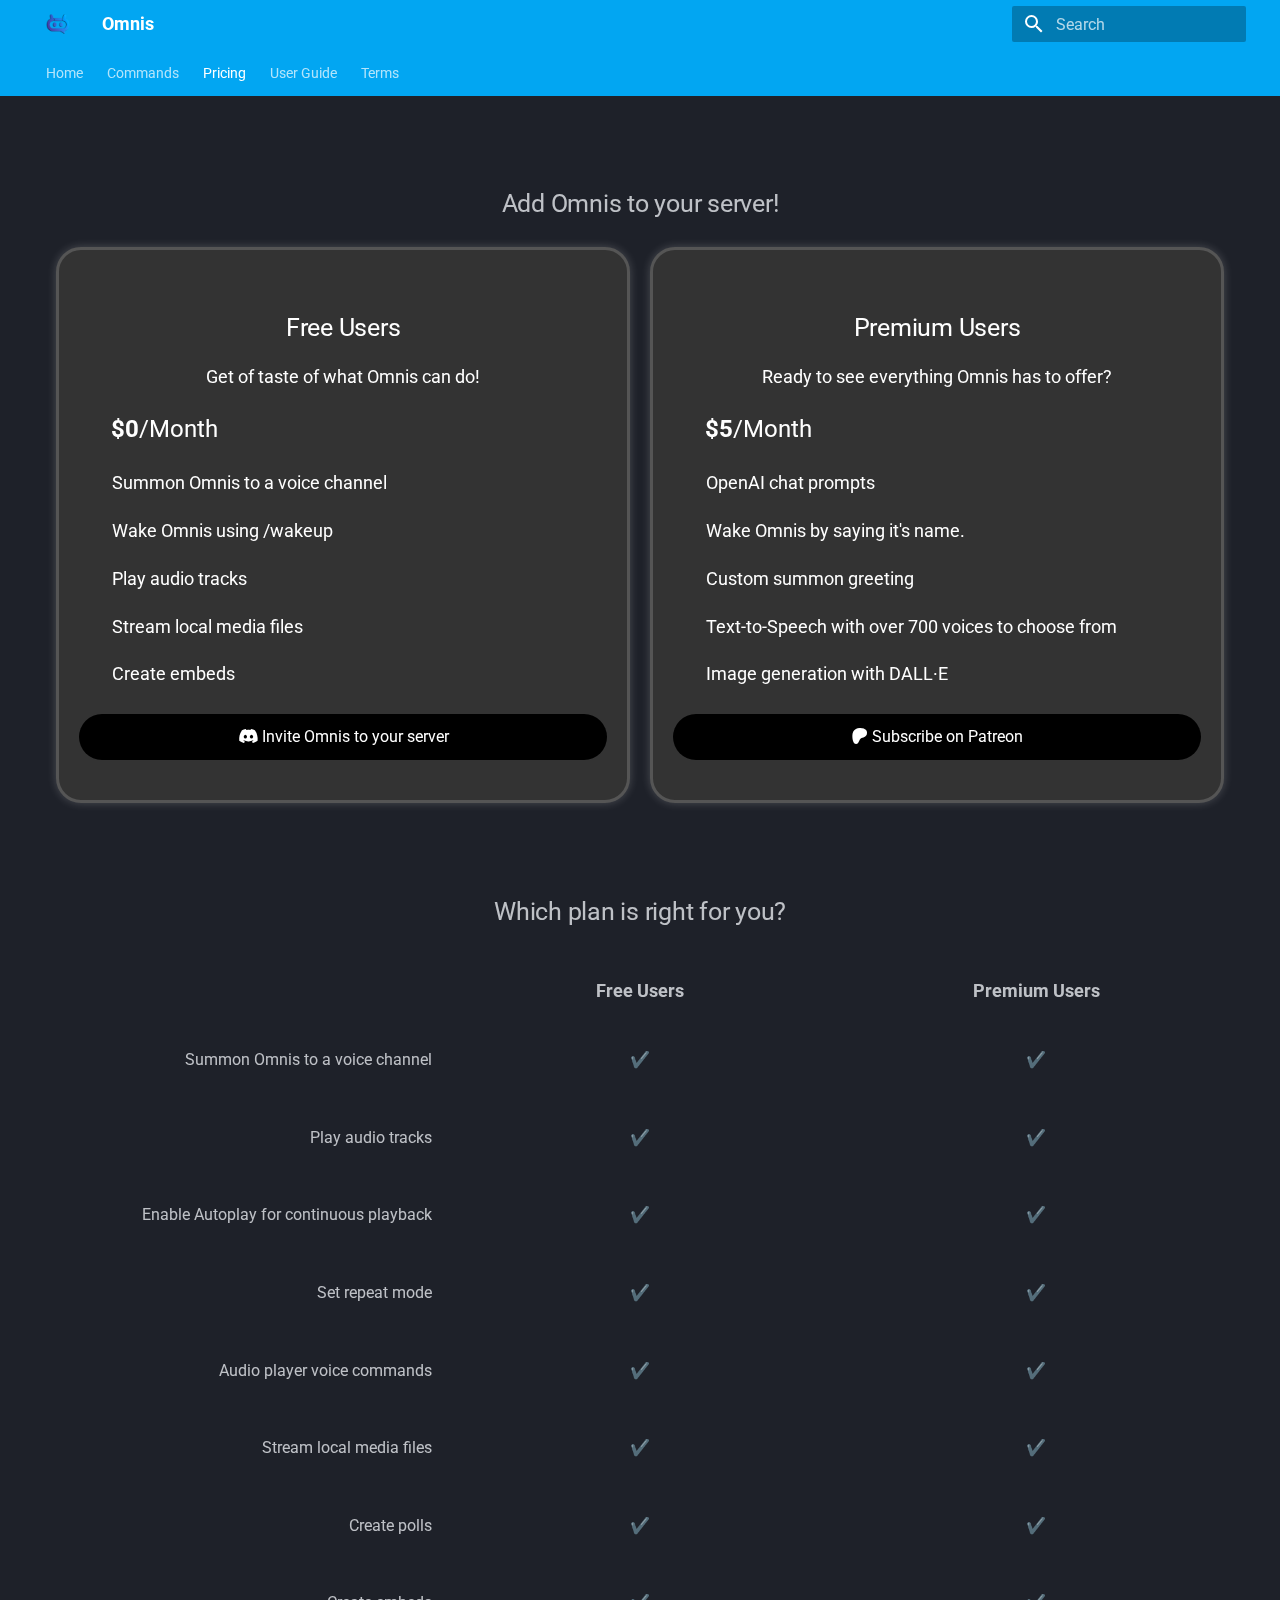
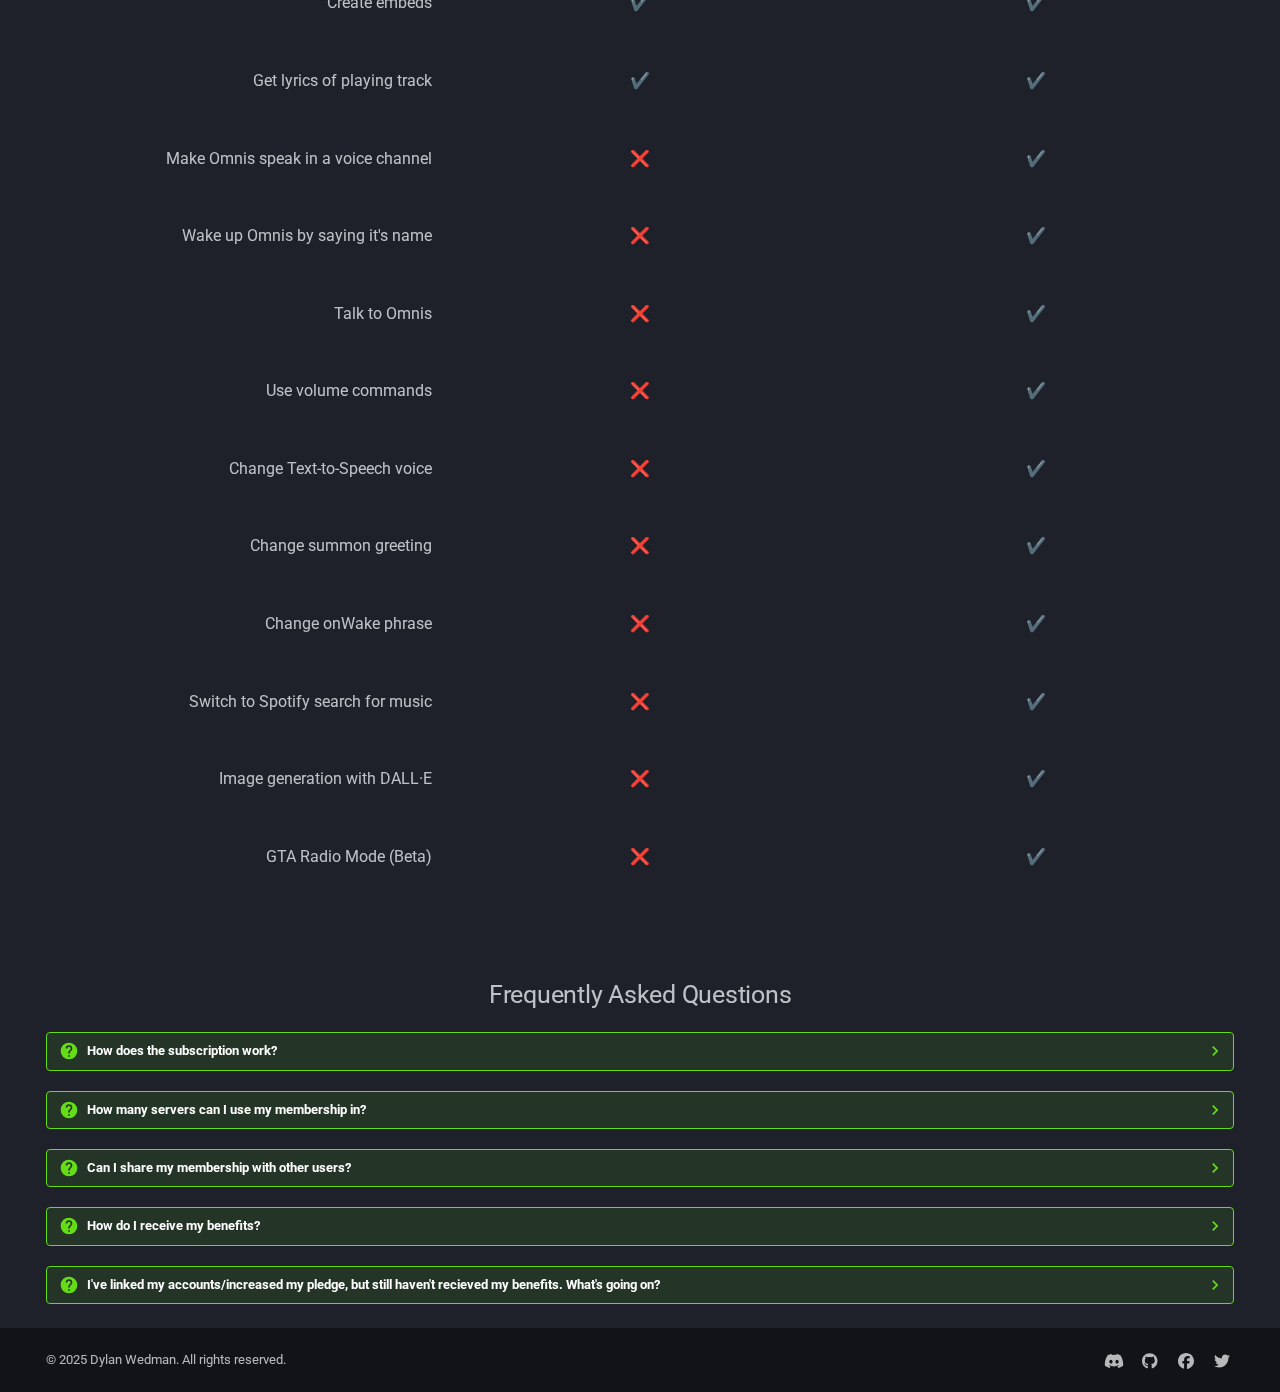
<file: pricing/index.html>
<!doctype html>
<html lang="en" class="no-js">
  <head>
    
      <meta charset="utf-8">
      <meta name="viewport" content="width=device-width,initial-scale=1">
      
        <meta name="description" content="A Discord bot with a more lively presence">
      
      
        <meta name="author" content="Dylan Wedman">
      
      
        <link rel="canonical" href="https://omnis-bot.com/pricing/">
      
      
        <link rel="prev" href="../commands/">
      
      
        <link rel="next" href="../user-guide/audio-player/">
      
      
      <link rel="icon" href="../images/favicon.ico">
      <meta name="generator" content="mkdocs-1.5.3, mkdocs-material-9.4.14">
    
    
      
        <title>Pricing - Omnis</title>
      
    
    
      <link rel="stylesheet" href="../assets/stylesheets/main.fad675c6.min.css">
      
        
        <link rel="stylesheet" href="../assets/stylesheets/palette.356b1318.min.css">
      
      


    
    
      
    
    
      
        
        
        <link rel="preconnect" href="https://fonts.gstatic.com" crossorigin>
        <link rel="stylesheet" href="https://fonts.googleapis.com/css?family=Roboto:300,300i,400,400i,700,700i%7CRoboto+Mono:400,400i,700,700i&display=fallback">
        <style>:root{--md-text-font:"Roboto";--md-code-font:"Roboto Mono"}</style>
      
    
    
      <link rel="stylesheet" href="../style.css">
    
    <script>__md_scope=new URL("..",location),__md_hash=e=>[...e].reduce((e,_)=>(e<<5)-e+_.charCodeAt(0),0),__md_get=(e,_=localStorage,t=__md_scope)=>JSON.parse(_.getItem(t.pathname+"."+e)),__md_set=(e,_,t=localStorage,a=__md_scope)=>{try{t.setItem(a.pathname+"."+e,JSON.stringify(_))}catch(e){}}</script>
    
      

    
    
    
  </head>
  
  
    
    
      
    
    
    
    
    <body dir="ltr" data-md-color-scheme="slate" data-md-color-primary="light-blue" data-md-color-accent="indigo">
  
    
    
      <script>var palette=__md_get("__palette");if(palette&&"object"==typeof palette.color)for(var key of Object.keys(palette.color))document.body.setAttribute("data-md-color-"+key,palette.color[key])</script>
    
    <input class="md-toggle" data-md-toggle="drawer" type="checkbox" id="__drawer" autocomplete="off">
    <input class="md-toggle" data-md-toggle="search" type="checkbox" id="__search" autocomplete="off">
    <label class="md-overlay" for="__drawer"></label>
    <div data-md-component="skip">
      
        
        <a href="#_1" class="md-skip">
          Skip to content
        </a>
      
    </div>
    <div data-md-component="announce">
      
    </div>
    
    
      

<header class="md-header" data-md-component="header">
  <nav class="md-header__inner md-grid" aria-label="Header">
    <a href=".." title="Omnis" class="md-header__button md-logo" aria-label="Omnis" data-md-component="logo">
      
  <img src="../images/logo/logo.png" alt="logo">

    </a>
    <label class="md-header__button md-icon" for="__drawer">
      
      <svg xmlns="http://www.w3.org/2000/svg" viewBox="0 0 24 24"><path d="M3 6h18v2H3V6m0 5h18v2H3v-2m0 5h18v2H3v-2Z"/></svg>
    </label>
    <div class="md-header__title" data-md-component="header-title">
      <div class="md-header__ellipsis">
        <div class="md-header__topic">
          <span class="md-ellipsis">
            Omnis
          </span>
        </div>
        <div class="md-header__topic" data-md-component="header-topic">
          <span class="md-ellipsis">
            
              Pricing
            
          </span>
        </div>
      </div>
    </div>
    
      
        <form class="md-header__option" data-md-component="palette">
  
    
    
    
    <input class="md-option" data-md-color-media="" data-md-color-scheme="slate" data-md-color-primary="light-blue" data-md-color-accent="indigo"  aria-hidden="true"  type="radio" name="__palette" id="__palette_1">
    
  
</form>
      
    
    
    
      <label class="md-header__button md-icon" for="__search">
        
        <svg xmlns="http://www.w3.org/2000/svg" viewBox="0 0 24 24"><path d="M9.5 3A6.5 6.5 0 0 1 16 9.5c0 1.61-.59 3.09-1.56 4.23l.27.27h.79l5 5-1.5 1.5-5-5v-.79l-.27-.27A6.516 6.516 0 0 1 9.5 16 6.5 6.5 0 0 1 3 9.5 6.5 6.5 0 0 1 9.5 3m0 2C7 5 5 7 5 9.5S7 14 9.5 14 14 12 14 9.5 12 5 9.5 5Z"/></svg>
      </label>
      <div class="md-search" data-md-component="search" role="dialog">
  <label class="md-search__overlay" for="__search"></label>
  <div class="md-search__inner" role="search">
    <form class="md-search__form" name="search">
      <input type="text" class="md-search__input" name="query" aria-label="Search" placeholder="Search" autocapitalize="off" autocorrect="off" autocomplete="off" spellcheck="false" data-md-component="search-query" required>
      <label class="md-search__icon md-icon" for="__search">
        
        <svg xmlns="http://www.w3.org/2000/svg" viewBox="0 0 24 24"><path d="M9.5 3A6.5 6.5 0 0 1 16 9.5c0 1.61-.59 3.09-1.56 4.23l.27.27h.79l5 5-1.5 1.5-5-5v-.79l-.27-.27A6.516 6.516 0 0 1 9.5 16 6.5 6.5 0 0 1 3 9.5 6.5 6.5 0 0 1 9.5 3m0 2C7 5 5 7 5 9.5S7 14 9.5 14 14 12 14 9.5 12 5 9.5 5Z"/></svg>
        
        <svg xmlns="http://www.w3.org/2000/svg" viewBox="0 0 24 24"><path d="M20 11v2H8l5.5 5.5-1.42 1.42L4.16 12l7.92-7.92L13.5 5.5 8 11h12Z"/></svg>
      </label>
      <nav class="md-search__options" aria-label="Search">
        
        <button type="reset" class="md-search__icon md-icon" title="Clear" aria-label="Clear" tabindex="-1">
          
          <svg xmlns="http://www.w3.org/2000/svg" viewBox="0 0 24 24"><path d="M19 6.41 17.59 5 12 10.59 6.41 5 5 6.41 10.59 12 5 17.59 6.41 19 12 13.41 17.59 19 19 17.59 13.41 12 19 6.41Z"/></svg>
        </button>
      </nav>
      
        <div class="md-search__suggest" data-md-component="search-suggest"></div>
      
    </form>
    <div class="md-search__output">
      <div class="md-search__scrollwrap" data-md-scrollfix>
        <div class="md-search-result" data-md-component="search-result">
          <div class="md-search-result__meta">
            Initializing search
          </div>
          <ol class="md-search-result__list" role="presentation"></ol>
        </div>
      </div>
    </div>
  </div>
</div>
    
    
  </nav>
  
</header>
    
    <div class="md-container" data-md-component="container">
      
      
        
          
            
<nav class="md-tabs" aria-label="Tabs" data-md-component="tabs">
  <div class="md-grid">
    <ul class="md-tabs__list">
      
        
  
  
  
    <li class="md-tabs__item">
      <a href=".." class="md-tabs__link">
        
  
    
  
  Home

      </a>
    </li>
  

      
        
  
  
  
    <li class="md-tabs__item">
      <a href="../commands/" class="md-tabs__link">
        
  
    
  
  Commands

      </a>
    </li>
  

      
        
  
  
    
  
  
    <li class="md-tabs__item md-tabs__item--active">
      <a href="./" class="md-tabs__link">
        
  
    
  
  Pricing

      </a>
    </li>
  

      
        
  
  
  
    
    
      <li class="md-tabs__item">
        <a href="../user-guide/audio-player/" class="md-tabs__link">
          
  
  User Guide

        </a>
      </li>
    
  

      
        
  
  
  
    <li class="md-tabs__item">
      <a href="../terms/" class="md-tabs__link">
        
  
    
  
  Terms

      </a>
    </li>
  

      
    </ul>
  </div>
</nav>
          
        
      
      <main class="md-main" data-md-component="main">
        <div class="md-main__inner md-grid">
          
            
              
                
              
              <div class="md-sidebar md-sidebar--primary" data-md-component="sidebar" data-md-type="navigation" hidden>
                <div class="md-sidebar__scrollwrap">
                  <div class="md-sidebar__inner">
                    


  


  

<nav class="md-nav md-nav--primary md-nav--lifted md-nav--integrated" aria-label="Navigation" data-md-level="0">
  <label class="md-nav__title" for="__drawer">
    <a href=".." title="Omnis" class="md-nav__button md-logo" aria-label="Omnis" data-md-component="logo">
      
  <img src="../images/logo/logo.png" alt="logo">

    </a>
    Omnis
  </label>
  
  <ul class="md-nav__list" data-md-scrollfix>
    
      
      
  
  
  
  
    <li class="md-nav__item">
      <a href=".." class="md-nav__link">
        
  
  <span class="md-ellipsis">
    Home
  </span>
  

      </a>
    </li>
  

    
      
      
  
  
  
  
    <li class="md-nav__item">
      <a href="../commands/" class="md-nav__link">
        
  
  <span class="md-ellipsis">
    Commands
  </span>
  

      </a>
    </li>
  

    
      
      
  
  
    
  
  
  
    <li class="md-nav__item md-nav__item--active">
      
      <input class="md-nav__toggle md-toggle" type="checkbox" id="__toc">
      
      
        
      
      
      <a href="./" class="md-nav__link md-nav__link--active">
        
  
  <span class="md-ellipsis">
    Pricing
  </span>
  

      </a>
      
    </li>
  

    
      
      
  
  
  
  
    
    
    
    
    
      
      
    
    <li class="md-nav__item md-nav__item--section md-nav__item--nested">
      
        
        
        
        <input class="md-nav__toggle md-toggle " type="checkbox" id="__nav_4" >
        
          
          <label class="md-nav__link" for="__nav_4" id="__nav_4_label" tabindex="">
            
  
  <span class="md-ellipsis">
    User Guide
  </span>
  

            <span class="md-nav__icon md-icon"></span>
          </label>
        
        <nav class="md-nav" data-md-level="1" aria-labelledby="__nav_4_label" aria-expanded="false">
          <label class="md-nav__title" for="__nav_4">
            <span class="md-nav__icon md-icon"></span>
            User Guide
          </label>
          <ul class="md-nav__list" data-md-scrollfix>
            
              
                
  
  
  
  
    <li class="md-nav__item">
      <a href="../user-guide/audio-player/" class="md-nav__link">
        
  
  <span class="md-ellipsis">
    Audio player
  </span>
  

      </a>
    </li>
  

              
            
              
                
  
  
  
  
    <li class="md-nav__item">
      <a href="../user-guide/conversations-with-omnis/" class="md-nav__link">
        
  
  <span class="md-ellipsis">
    Conversations with Omnis
  </span>
  

      </a>
    </li>
  

              
            
              
                
  
  
  
  
    <li class="md-nav__item">
      <a href="../user-guide/settings/" class="md-nav__link">
        
  
  <span class="md-ellipsis">
    Settings
  </span>
  

      </a>
    </li>
  

              
            
          </ul>
        </nav>
      
    </li>
  

    
      
      
  
  
  
  
    <li class="md-nav__item">
      <a href="../terms/" class="md-nav__link">
        
  
  <span class="md-ellipsis">
    Terms
  </span>
  

      </a>
    </li>
  

    
  </ul>
</nav>
                  </div>
                </div>
              </div>
            
            
          
          
            <div class="md-content" data-md-component="content">
              <article class="md-content__inner md-typeset">
                
                  


<h1 id="_1"></h1>
<p><link rel="stylesheet" href="https://cdnjs.cloudflare.com/ajax/libs/font-awesome/6.5.2/css/all.min.css"></p>
<h2 class="feature-header"><b>Add Omnis to your server!</b></h2>

<div class="pricing-container">
    <div class="pricing-box">
        <h2 class="pricing-header"><b>Free Users</b></h2>
        <p class="pricing-description">Get of taste of what Omnis can do!</p>
        <div class="pricing-price">
            <span class="pricing-price-bold">$0</span><span>/Month</span>
        </div>
        <ul class="pricing-features">
            <li>Summon Omnis to a voice channel</li>
            <li>Wake Omnis using /wakeup</li>
            <li>Play audio tracks</li>
            <li>Stream local media files</li>
            <li>Create embeds</li>
        </ul>
        <a class="pricing-button" href="https://discord.com/api/oauth2/authorize?client_id=1079301591548563527&permissions=277062470720&scope=bot">
            <i class="fab fa-discord fa-bounce"></i> Invite Omnis to your server
        </a>
    </div>
    <div class="pricing-box">
        <h2 class="pricing-header"><b>Premium Users</b></h2>
        <p class="pricing-description">Ready to see everything Omnis has to offer?</p>
        <div class="pricing-price">
            <span class="pricing-price-bold">$5</span><span>/Month</span>
        </div>
        <ul class="pricing-features">
            <li>OpenAI chat prompts</li>
            <li>Wake Omnis by saying it's name.</li>
            <li>Custom summon greeting</li>
            <li>Text-to-Speech with over 700 voices to choose from</li>
            <li>Image generation with DALL·E</li>
        </ul>
        <a class="pricing-button" href="https://www.patreon.com/7thousandnumbers/membership">
            <i class="fa-brands fa-patreon fa-bounce"></i> Subscribe on Patreon
        </a>
    </div>
</div>

<p><br></p>
<h2 class="feature-header"><b>Which plan is right for you?</b></h2>

<div class="feature-list">
    <div class="feature-column">
        <p class="feature-label"></p>
    </div>
    <div class="feature-column">
        <p class="feature-label">Free Users</p>
    </div>
    <div class="feature-column">
        <p class="feature-label">Premium Users</p>
    </div>

    <div class="feature-column">
        <p class="feature-description">Summon Omnis to a voice channel</p>
    </div>
    <div class="feature-column">
        <p class="feature-check">✔️</p>
    </div>
    <div class="feature-column">
        <p class="feature-check">✔️</p>
    </div>

    <div class="feature-column">
        <p class="feature-description">Play audio tracks</p>
    </div>
    <div class="feature-column">
        <p class="feature-check">✔️</p>
    </div>
    <div class="feature-column">
        <p class="feature-check">✔️</p>
    </div>

    <div class="feature-column">
        <p class="feature-description">Enable Autoplay for continuous playback</p>
    </div>
    <div class="feature-column">
        <p class="feature-check">✔️</p>
    </div>
    <div class="feature-column">
        <p class="feature-check">✔️</p>
    </div>

    <div class="feature-column">
        <p class="feature-description">Set repeat mode</p>
    </div>
    <div class="feature-column">
        <p class="feature-check">✔️</p>
    </div>
    <div class="feature-column">
        <p class="feature-check">✔️</p>
    </div>

    <div class="feature-column">
        <p class="feature-description">Audio player voice commands</p>
    </div>
    <div class="feature-column">
        <p class="feature-check">✔️</p>
    </div>
    <div class="feature-column">
        <p class="feature-check">✔️</p>
    </div>

    <div class="feature-column">
        <p class="feature-description">Stream local media files</p>
    </div>
    <div class="feature-column">
        <p class="feature-check">✔️</p>
    </div>
    <div class="feature-column">
        <p class="feature-check">✔️</p>
    </div>

    <div class="feature-column">
        <p class="feature-description">Create polls</p>
    </div>
    <div class="feature-column">
        <p class="feature-check">✔️</p>
    </div>
    <div class="feature-column">
        <p class="feature-check">✔️</p>
    </div>

    <div class="feature-column">
        <p class="feature-description">Create embeds</p>
    </div>
    <div class="feature-column">
        <p class="feature-check">✔️</p>
    </div>
    <div class="feature-column">
        <p class="feature-check">✔️</p>
    </div>

    <div class="feature-column">
        <p class="feature-description">Get lyrics of playing track</p>
    </div>
    <div class="feature-column">
        <p class="feature-check">✔️</p>
    </div>
    <div class="feature-column">
        <p class="feature-check">✔️</p>
    </div>

    <div class="feature-column">
        <p class="feature-description">Make Omnis speak in a voice channel</p>
    </div>
    <div class="feature-column">
        <p class="feature-check">❌</p>
    </div>
    <div class="feature-column">
        <p class="feature-check">✔️</p>
    </div>

    <div class="feature-column">
        <p class="feature-description">Wake up Omnis by saying it's name</p>
    </div>
    <div class="feature-column">
        <p class="feature-check">❌</p>
    </div>
    <div class="feature-column">
        <p class="feature-check">✔️</p>
    </div>

    <div class="feature-column">
        <p class="feature-description">Talk to Omnis</p>
    </div>
    <div class="feature-column">
        <p class="feature-check">❌</p>
    </div>
    <div class="feature-column">
        <p class="feature-check">✔️</p>
    </div>

    <div class="feature-column">
        <p class="feature-description">Use volume commands</p>
    </div>
    <div class="feature-column">
        <p class="feature-check">❌</p>
    </div>
    <div class="feature-column">
        <p class="feature-check">✔️</p>
    </div>

    <div class="feature-column">
        <p class="feature-description">Change Text-to-Speech voice</p>
    </div>
    <div class="feature-column">
        <p class="feature-check">❌</p>
    </div>
    <div class="feature-column">
        <p class="feature-check">✔️</p>
    </div>

    <div class="feature-column">
        <p class="feature-description">Change summon greeting</p>
    </div>
    <div class="feature-column">
        <p class="feature-check">❌</p>
    </div>
    <div class="feature-column">
        <p class="feature-check">✔️</p>
    </div>

    <div class="feature-column">
        <p class="feature-description">Change onWake phrase</p>
    </div>
    <div class="feature-column">
        <p class="feature-check">❌</p>
    </div>
    <div class="feature-column">
        <p class="feature-check">✔️</p>
    </div>

    <div class="feature-column">
        <p class="feature-description">Switch to Spotify search for music</p>
    </div>
    <div class="feature-column">
        <p class="feature-check">❌</p>
    </div>
    <div class="feature-column">
        <p class="feature-check">✔️</p>
    </div>

    <div class="feature-column">
        <p class="feature-description">Image generation with DALL·E</p>
    </div>
    <div class="feature-column">
        <p class="feature-check">❌</p>
    </div>
    <div class="feature-column">
        <p class="feature-check">✔️</p>
    </div>

    <div class="feature-column">
        <p class="feature-description">GTA Radio Mode (Beta)</p>
    </div>
    <div class="feature-column">
        <p class="feature-check">❌</p>
    </div>
    <div class="feature-column">
        <p class="feature-check">✔️</p>
    </div>
</div>

<p><br></p>
<h2 class="feature-header"><b>Frequently Asked Questions</b></h2>

<details class="question">
<summary>How does the subscription work?</summary>
<p><p class="pricing-description-faq">When you subscribe, you are buying an individual membership for yourself. You'll receive an allowance every month based on the amount that you pledge. If you use more than your allowance covers, you'll temporarily lose access to prompt and image generation until your usage resets when your membership renews or until you increase your pledge.</p></p>
</details>
<details class="question">
<summary>How many servers can I use my membership in?</summary>
<p><p class="pricing-description-faq">You can use your membership in any server with Omnis. You do not need multiple subscriptions for additional servers.</p></p>
</details>
<details class="question">
<summary>Can I share my membership with other users?</summary>
<p><p class="pricing-description-faq">Not at the moment, but maybe it will be allowed in the future.</p></p>
</details>
<details class="question">
<summary>How do I receive my benefits?</summary>
<p><p class="pricing-description-faq">All you need to do <a href="https://www.patreon.com/settings/apps/discord">link your Discord account and Patreon account</a>.</p></p>
</details>
<details class="question">
<summary>I've linked my accounts/increased my pledge, but still haven't recieved my benefits. What's going on?</summary>
<p><p class="pricing-description-faq">Omnis refreshes it's Patreon subscriptions every 60 seconds. If you still aren't recieving your benefits after that, then Patreon's servers may be under maintenance. Give it another try in a few minutes, if it still doesn't work, reach out to me!</p></p>
</details>



  



                
              </article>
            </div>
          
          
  <script>var tabs=__md_get("__tabs");if(Array.isArray(tabs))e:for(var set of document.querySelectorAll(".tabbed-set")){var tab,labels=set.querySelector(".tabbed-labels");for(tab of tabs)for(var label of labels.getElementsByTagName("label"))if(label.innerText.trim()===tab){var input=document.getElementById(label.htmlFor);input.checked=!0;continue e}}</script>

        </div>
        
          <button type="button" class="md-top md-icon" data-md-component="top" hidden>
  
  <svg xmlns="http://www.w3.org/2000/svg" viewBox="0 0 24 24"><path d="M13 20h-2V8l-5.5 5.5-1.42-1.42L12 4.16l7.92 7.92-1.42 1.42L13 8v12Z"/></svg>
  Back to top
</button>
        
      </main>
      
<footer class="md-footer">
	<div class="md-footer-meta md-typeset">
		<div class="md-footer-meta__inner md-grid">
			<div class="md-copyright">
				<div class="md-copyright__highlight">
					&copy; 2025 <a href="https://github.com/dylwedma11748" target="_blank" rel="noopener">Dylan Wedman</a>. All rights reserved.
				</div>
			</div>

		<div class="md-social">
			<a href="https://discord.com/api/oauth2/authorize?client_id=1079301591548563527&permissions=277062470720&scope=bot" target="_blank" rel="noopener" title="discord.com" class="md-social__link">
				<svg xmlns="http://www.w3.org/2000/svg" viewBox="0 0 640 512"><!--! Font Awesome Free 6.5.1 by @fontawesome - https://fontawesome.com License - https://fontawesome.com/license/free (Icons: CC BY 4.0, Fonts: SIL OFL 1.1, Code: MIT License) Copyright 2023 Fonticons, Inc.--><path d="M524.531 69.836a1.5 1.5 0 0 0-.764-.7A485.065 485.065 0 0 0 404.081 32.03a1.816 1.816 0 0 0-1.923.91 337.461 337.461 0 0 0-14.9 30.6 447.848 447.848 0 0 0-134.426 0 309.541 309.541 0 0 0-15.135-30.6 1.89 1.89 0 0 0-1.924-.91 483.689 483.689 0 0 0-119.688 37.107 1.712 1.712 0 0 0-.788.676C39.068 183.651 18.186 294.69 28.43 404.354a2.016 2.016 0 0 0 .765 1.375 487.666 487.666 0 0 0 146.825 74.189 1.9 1.9 0 0 0 2.063-.676A348.2 348.2 0 0 0 208.12 430.4a1.86 1.86 0 0 0-1.019-2.588 321.173 321.173 0 0 1-45.868-21.853 1.885 1.885 0 0 1-.185-3.126 251.047 251.047 0 0 0 9.109-7.137 1.819 1.819 0 0 1 1.9-.256c96.229 43.917 200.41 43.917 295.5 0a1.812 1.812 0 0 1 1.924.233 234.533 234.533 0 0 0 9.132 7.16 1.884 1.884 0 0 1-.162 3.126 301.407 301.407 0 0 1-45.89 21.83 1.875 1.875 0 0 0-1 2.611 391.055 391.055 0 0 0 30.014 48.815 1.864 1.864 0 0 0 2.063.7A486.048 486.048 0 0 0 610.7 405.729a1.882 1.882 0 0 0 .765-1.352c12.264-126.783-20.532-236.912-86.934-334.541ZM222.491 337.58c-28.972 0-52.844-26.587-52.844-59.239s23.409-59.241 52.844-59.241c29.665 0 53.306 26.82 52.843 59.239 0 32.654-23.41 59.241-52.843 59.241Zm195.38 0c-28.971 0-52.843-26.587-52.843-59.239s23.409-59.241 52.843-59.241c29.667 0 53.307 26.82 52.844 59.239 0 32.654-23.177 59.241-52.844 59.241Z"/></svg>
			</a>
	
			<a href="https://github.com/dylwedma11748" target="_blank" rel="noopener" title="github.com" class="md-social__link">
				<svg xmlns="http://www.w3.org/2000/svg" viewBox="0 0 496 512"><!--! Font Awesome Free 6.5.1 by @fontawesome - https://fontawesome.com License - https://fontawesome.com/license/free (Icons: CC BY 4.0, Fonts: SIL OFL 1.1, Code: MIT License) Copyright 2023 Fonticons, Inc.--><path d="M165.9 397.4c0 2-2.3 3.6-5.2 3.6-3.3.3-5.6-1.3-5.6-3.6 0-2 2.3-3.6 5.2-3.6 3-.3 5.6 1.3 5.6 3.6zm-31.1-4.5c-.7 2 1.3 4.3 4.3 4.9 2.6 1 5.6 0 6.2-2s-1.3-4.3-4.3-5.2c-2.6-.7-5.5.3-6.2 2.3zm44.2-1.7c-2.9.7-4.9 2.6-4.6 4.9.3 2 2.9 3.3 5.9 2.6 2.9-.7 4.9-2.6 4.6-4.6-.3-1.9-3-3.2-5.9-2.9zM244.8 8C106.1 8 0 113.3 0 252c0 110.9 69.8 205.8 169.5 239.2 12.8 2.3 17.3-5.6 17.3-12.1 0-6.2-.3-40.4-.3-61.4 0 0-70 15-84.7-29.8 0 0-11.4-29.1-27.8-36.6 0 0-22.9-15.7 1.6-15.4 0 0 24.9 2 38.6 25.8 21.9 38.6 58.6 27.5 72.9 20.9 2.3-16 8.8-27.1 16-33.7-55.9-6.2-112.3-14.3-112.3-110.5 0-27.5 7.6-41.3 23.6-58.9-2.6-6.5-11.1-33.3 2.6-67.9 20.9-6.5 69 27 69 27 20-5.6 41.5-8.5 62.8-8.5s42.8 2.9 62.8 8.5c0 0 48.1-33.6 69-27 13.7 34.7 5.2 61.4 2.6 67.9 16 17.7 25.8 31.5 25.8 58.9 0 96.5-58.9 104.2-114.8 110.5 9.2 7.9 17 22.9 17 46.4 0 33.7-.3 75.4-.3 83.6 0 6.5 4.6 14.4 17.3 12.1C428.2 457.8 496 362.9 496 252 496 113.3 383.5 8 244.8 8zM97.2 352.9c-1.3 1-1 3.3.7 5.2 1.6 1.6 3.9 2.3 5.2 1 1.3-1 1-3.3-.7-5.2-1.6-1.6-3.9-2.3-5.2-1zm-10.8-8.1c-.7 1.3.3 2.9 2.3 3.9 1.6 1 3.6.7 4.3-.7.7-1.3-.3-2.9-2.3-3.9-2-.6-3.6-.3-4.3.7zm32.4 35.6c-1.6 1.3-1 4.3 1.3 6.2 2.3 2.3 5.2 2.6 6.5 1 1.3-1.3.7-4.3-1.3-6.2-2.2-2.3-5.2-2.6-6.5-1zm-11.4-14.7c-1.6 1-1.6 3.6 0 5.9 1.6 2.3 4.3 3.3 5.6 2.3 1.6-1.3 1.6-3.9 0-6.2-1.4-2.3-4-3.3-5.6-2z"/></svg>
			</a>
		
			<a href="https://www.facebook.com/7thousandnumbers" target="_blank" rel="noopener" title="www.facebook.com" class="md-social__link">
				<svg xmlns="http://www.w3.org/2000/svg" viewBox="0 0 512 512"><!--! Font Awesome Free 6.5.1 by @fontawesome - https://fontawesome.com License - https://fontawesome.com/license/free (Icons: CC BY 4.0, Fonts: SIL OFL 1.1, Code: MIT License) Copyright 2023 Fonticons, Inc.--><path d="M512 256C512 114.6 397.4 0 256 0S0 114.6 0 256c0 120 82.7 220.8 194.2 248.5V334.2h-52.8V256h52.8v-33.7c0-87.1 39.4-127.5 125-127.5 16.2 0 44.2 3.2 55.7 6.4V172c-6-.6-16.5-1-29.6-1-42 0-58.2 15.9-58.2 57.2V256h83.6l-14.4 78.2H287v175.9C413.8 494.8 512 386.9 512 256z"/></svg>
			</a>
		
			<a href="https://twitter.com/7thousandnumber" target="_blank" rel="noopener" title="twitter.com" class="md-social__link">
				<svg xmlns="http://www.w3.org/2000/svg" viewBox="0 0 512 512"><!--! Font Awesome Free 6.5.1 by @fontawesome - https://fontawesome.com License - https://fontawesome.com/license/free (Icons: CC BY 4.0, Fonts: SIL OFL 1.1, Code: MIT License) Copyright 2023 Fonticons, Inc.--><path d="M459.37 151.716c.325 4.548.325 9.097.325 13.645 0 138.72-105.583 298.558-298.558 298.558-59.452 0-114.68-17.219-161.137-47.106 8.447.974 16.568 1.299 25.34 1.299 49.055 0 94.213-16.568 130.274-44.832-46.132-.975-84.792-31.188-98.112-72.772 6.498.974 12.995 1.624 19.818 1.624 9.421 0 18.843-1.3 27.614-3.573-48.081-9.747-84.143-51.98-84.143-102.985v-1.299c13.969 7.797 30.214 12.67 47.431 13.319-28.264-18.843-46.781-51.005-46.781-87.391 0-19.492 5.197-37.36 14.294-52.954 51.655 63.675 129.3 105.258 216.365 109.807-1.624-7.797-2.599-15.918-2.599-24.04 0-57.828 46.782-104.934 104.934-104.934 30.213 0 57.502 12.67 76.67 33.137 23.715-4.548 46.456-13.32 66.599-25.34-7.798 24.366-24.366 44.833-46.132 57.827 21.117-2.273 41.584-8.122 60.426-16.243-14.292 20.791-32.161 39.308-52.628 54.253z"/></svg>
			</a>
		</div>
		</div>
  </div>
</footer>

    </div>
    <div class="md-dialog" data-md-component="dialog">
      <div class="md-dialog__inner md-typeset"></div>
    </div>
    
      <div class="md-progress" data-md-component="progress" role="progressbar"></div>
    
    
    <script id="__config" type="application/json">{"base": "..", "features": ["navigation.instant", "navigation.instant.progress", "navigation.sections", "navigation.tabs", "navigation.tracking", "navigation.top", "toc.integrate", "search.suggest", "search.highlight", "content.tabs.link", "content.code.annotation", "content.code.copy", "content.tooltips"], "search": "../assets/javascripts/workers/search.f886a092.min.js", "translations": {"clipboard.copied": "Copied to clipboard", "clipboard.copy": "Copy to clipboard", "search.result.more.one": "1 more on this page", "search.result.more.other": "# more on this page", "search.result.none": "No matching documents", "search.result.one": "1 matching document", "search.result.other": "# matching documents", "search.result.placeholder": "Type to start searching", "search.result.term.missing": "Missing", "select.version": "Select version"}}</script>
    
    
      <script src="../assets/javascripts/bundle.cd18aaf1.min.js"></script>
      
        <script src="../scripts/video-check.js"></script>
      
    
  </body>
</html>
</file>
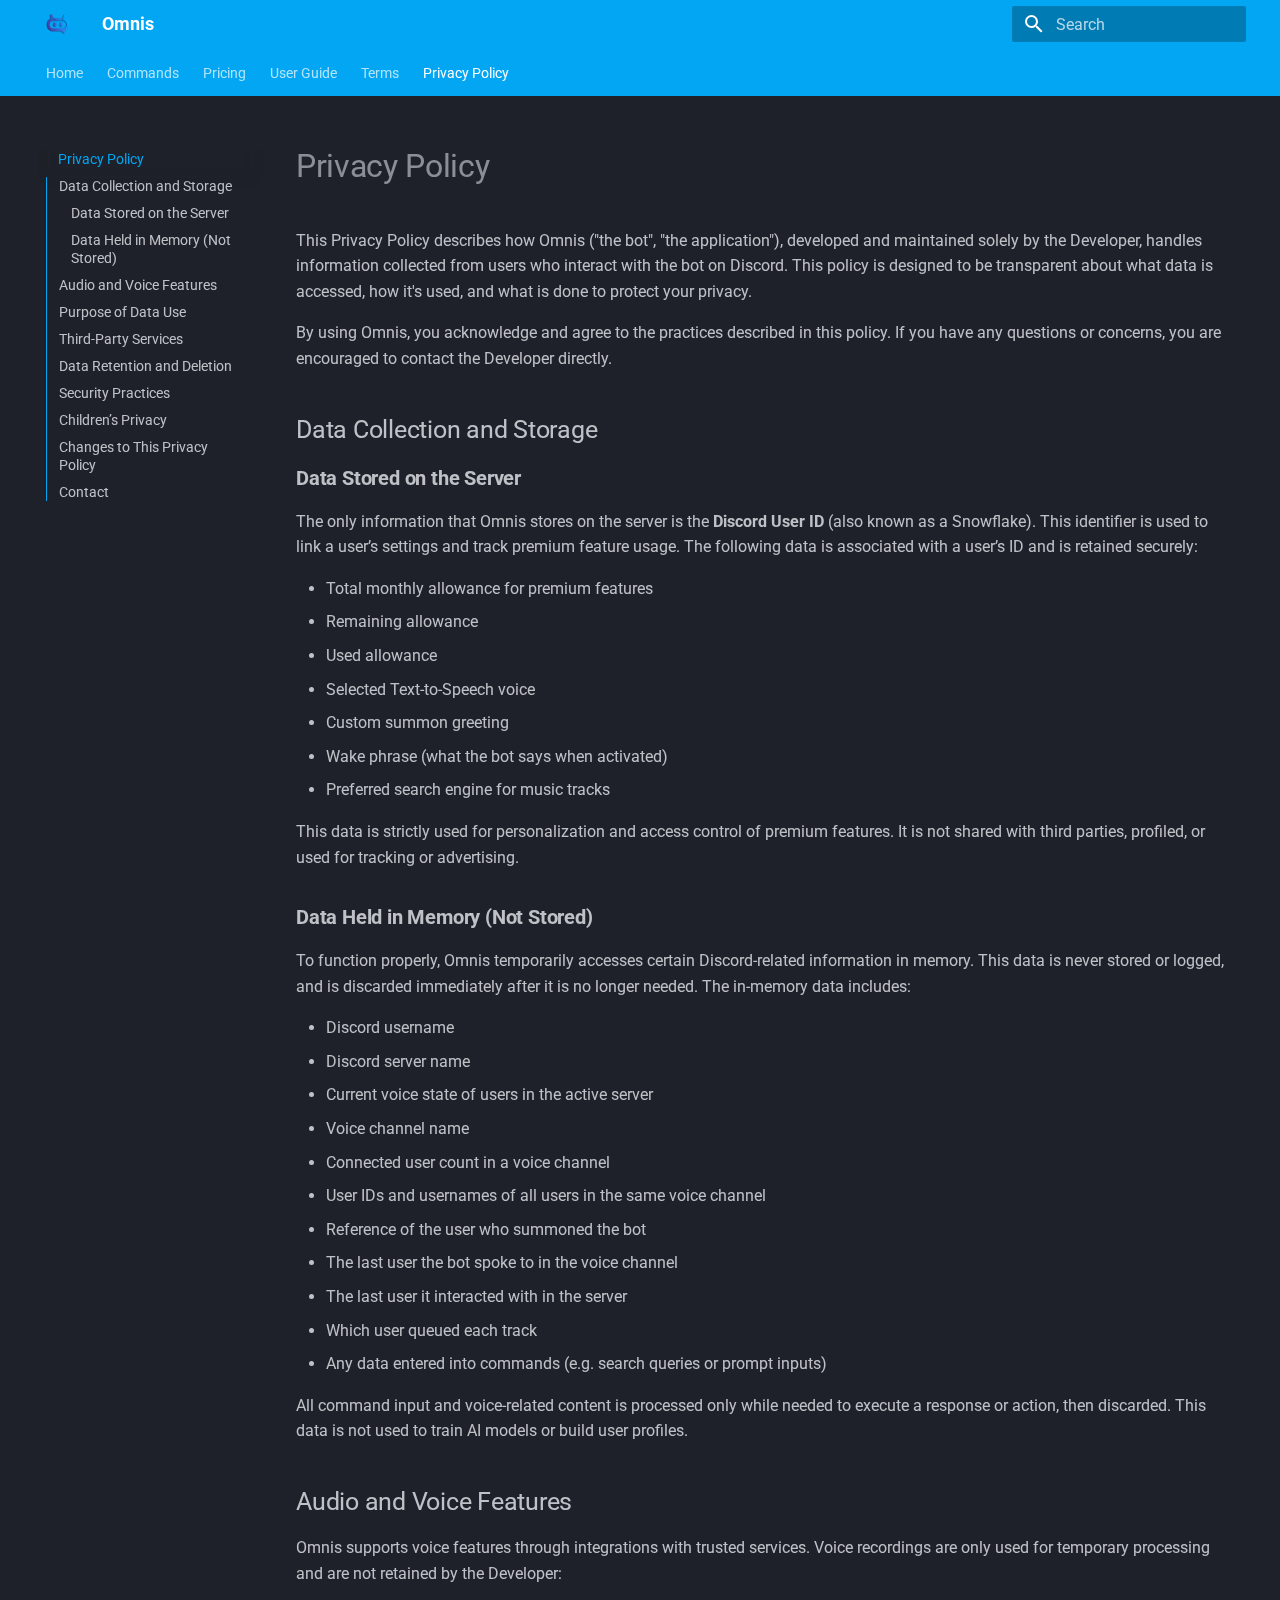
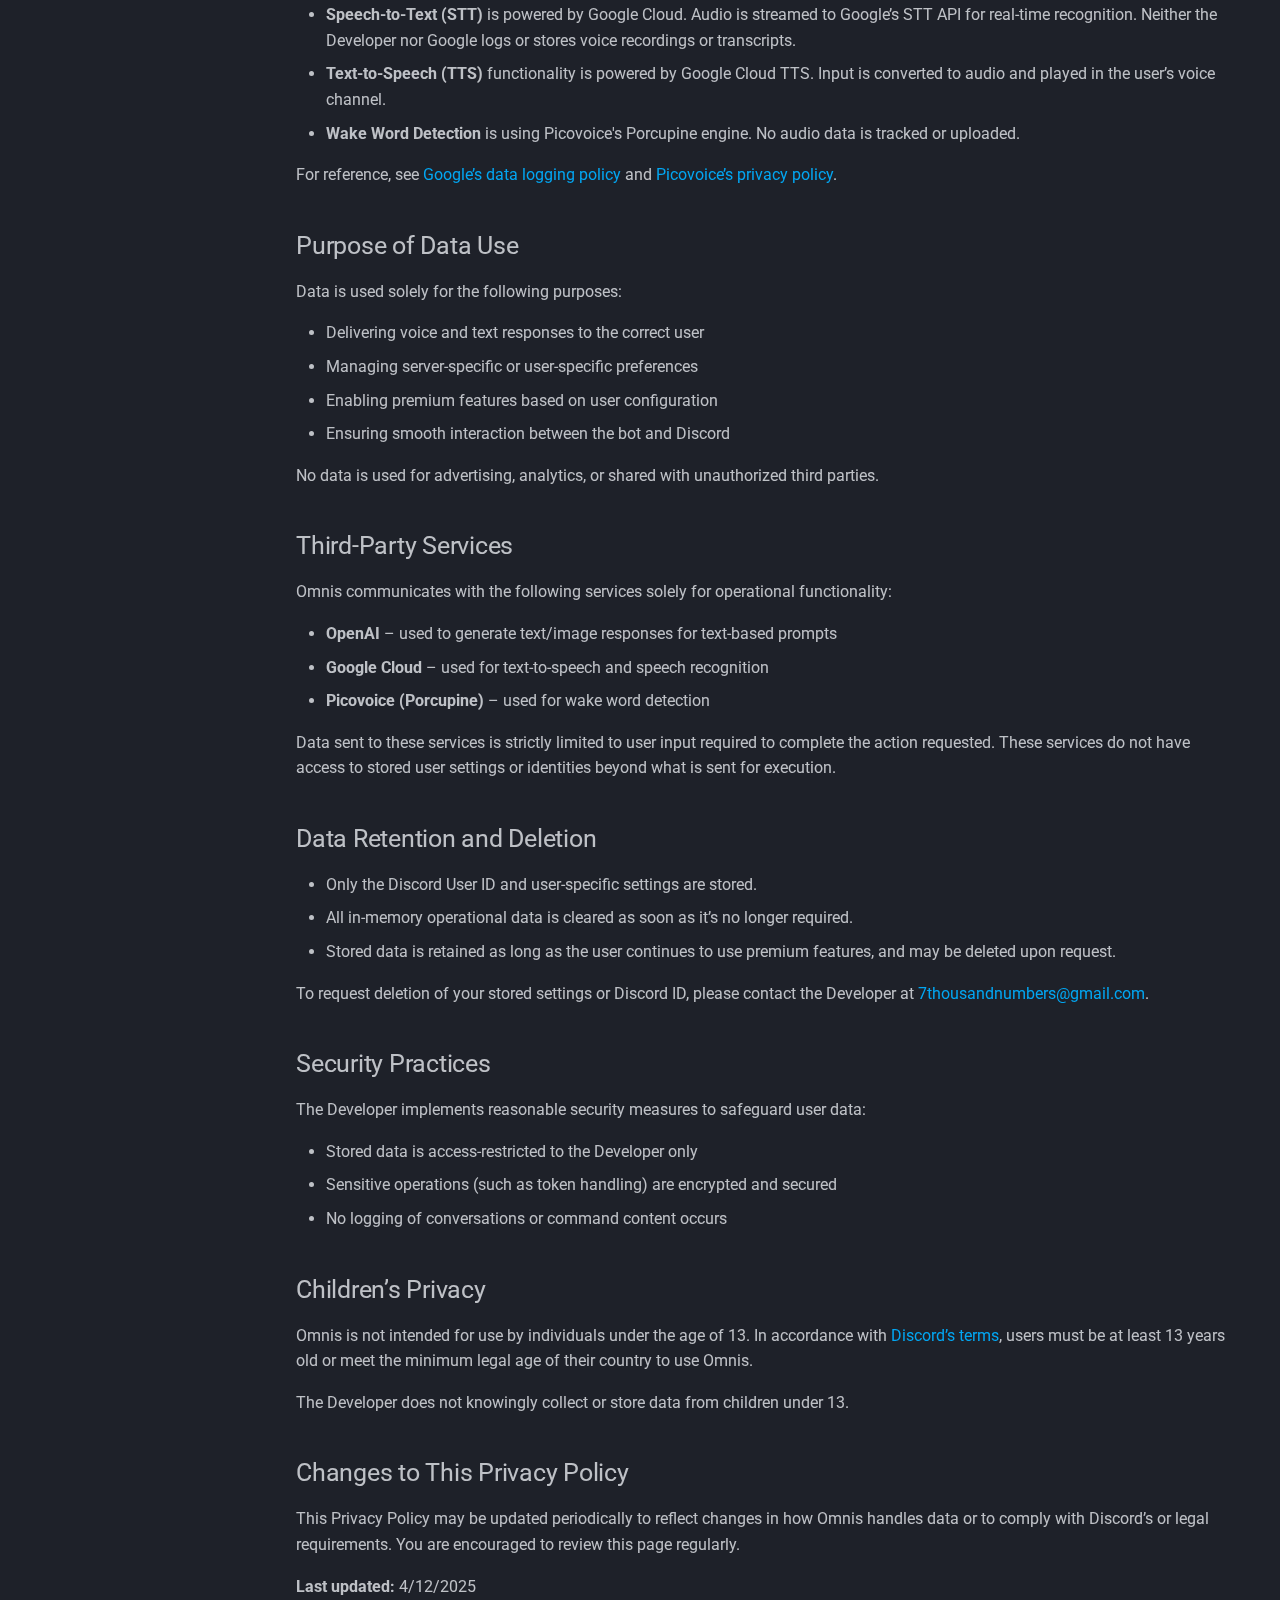
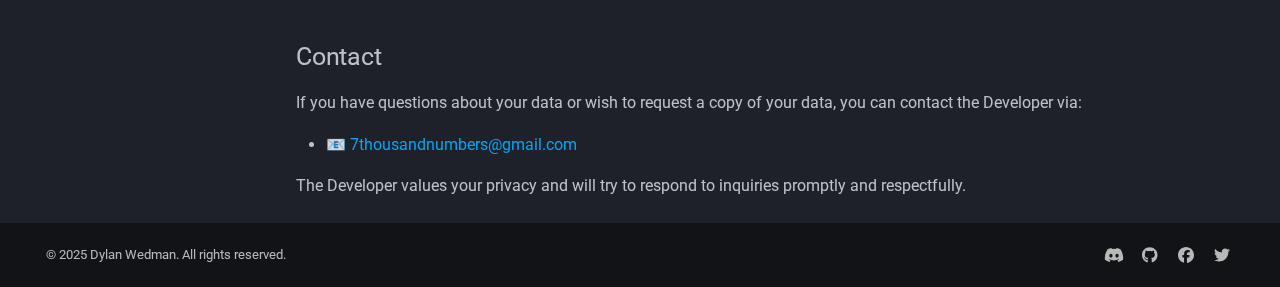
<file: privacy-policy/index.html>
<!doctype html>
<html lang="en" class="no-js">
  <head>
    
      <meta charset="utf-8">
      <meta name="viewport" content="width=device-width,initial-scale=1">
      
        <meta name="description" content="A Discord bot with a more lively presence">
      
      
        <meta name="author" content="Dylan Wedman">
      
      
        <link rel="canonical" href="https://omnis-bot.com/privacy-policy/">
      
      
        <link rel="prev" href="../terms/">
      
      
      
      <link rel="icon" href="../images/favicon.ico">
      <meta name="generator" content="mkdocs-1.5.3, mkdocs-material-9.4.14">
    
    
      
        <title>Privacy Policy - Omnis</title>
      
    
    
      <link rel="stylesheet" href="../assets/stylesheets/main.fad675c6.min.css">
      
        
        <link rel="stylesheet" href="../assets/stylesheets/palette.356b1318.min.css">
      
      


    
    
      
    
    
      
        
        
        <link rel="preconnect" href="https://fonts.gstatic.com" crossorigin>
        <link rel="stylesheet" href="https://fonts.googleapis.com/css?family=Roboto:300,300i,400,400i,700,700i%7CRoboto+Mono:400,400i,700,700i&display=fallback">
        <style>:root{--md-text-font:"Roboto";--md-code-font:"Roboto Mono"}</style>
      
    
    
      <link rel="stylesheet" href="../style.css">
    
    <script>__md_scope=new URL("..",location),__md_hash=e=>[...e].reduce((e,_)=>(e<<5)-e+_.charCodeAt(0),0),__md_get=(e,_=localStorage,t=__md_scope)=>JSON.parse(_.getItem(t.pathname+"."+e)),__md_set=(e,_,t=localStorage,a=__md_scope)=>{try{t.setItem(a.pathname+"."+e,JSON.stringify(_))}catch(e){}}</script>
    
      

    
    
    
  </head>
  
  
    
    
      
    
    
    
    
    <body dir="ltr" data-md-color-scheme="slate" data-md-color-primary="light-blue" data-md-color-accent="indigo">
  
    
    
      <script>var palette=__md_get("__palette");if(palette&&"object"==typeof palette.color)for(var key of Object.keys(palette.color))document.body.setAttribute("data-md-color-"+key,palette.color[key])</script>
    
    <input class="md-toggle" data-md-toggle="drawer" type="checkbox" id="__drawer" autocomplete="off">
    <input class="md-toggle" data-md-toggle="search" type="checkbox" id="__search" autocomplete="off">
    <label class="md-overlay" for="__drawer"></label>
    <div data-md-component="skip">
      
        
        <a href="#privacy-policy" class="md-skip">
          Skip to content
        </a>
      
    </div>
    <div data-md-component="announce">
      
    </div>
    
    
      

<header class="md-header" data-md-component="header">
  <nav class="md-header__inner md-grid" aria-label="Header">
    <a href=".." title="Omnis" class="md-header__button md-logo" aria-label="Omnis" data-md-component="logo">
      
  <img src="../images/logo/logo.png" alt="logo">

    </a>
    <label class="md-header__button md-icon" for="__drawer">
      
      <svg xmlns="http://www.w3.org/2000/svg" viewBox="0 0 24 24"><path d="M3 6h18v2H3V6m0 5h18v2H3v-2m0 5h18v2H3v-2Z"/></svg>
    </label>
    <div class="md-header__title" data-md-component="header-title">
      <div class="md-header__ellipsis">
        <div class="md-header__topic">
          <span class="md-ellipsis">
            Omnis
          </span>
        </div>
        <div class="md-header__topic" data-md-component="header-topic">
          <span class="md-ellipsis">
            
              Privacy Policy
            
          </span>
        </div>
      </div>
    </div>
    
      
        <form class="md-header__option" data-md-component="palette">
  
    
    
    
    <input class="md-option" data-md-color-media="" data-md-color-scheme="slate" data-md-color-primary="light-blue" data-md-color-accent="indigo"  aria-hidden="true"  type="radio" name="__palette" id="__palette_1">
    
  
</form>
      
    
    
    
      <label class="md-header__button md-icon" for="__search">
        
        <svg xmlns="http://www.w3.org/2000/svg" viewBox="0 0 24 24"><path d="M9.5 3A6.5 6.5 0 0 1 16 9.5c0 1.61-.59 3.09-1.56 4.23l.27.27h.79l5 5-1.5 1.5-5-5v-.79l-.27-.27A6.516 6.516 0 0 1 9.5 16 6.5 6.5 0 0 1 3 9.5 6.5 6.5 0 0 1 9.5 3m0 2C7 5 5 7 5 9.5S7 14 9.5 14 14 12 14 9.5 12 5 9.5 5Z"/></svg>
      </label>
      <div class="md-search" data-md-component="search" role="dialog">
  <label class="md-search__overlay" for="__search"></label>
  <div class="md-search__inner" role="search">
    <form class="md-search__form" name="search">
      <input type="text" class="md-search__input" name="query" aria-label="Search" placeholder="Search" autocapitalize="off" autocorrect="off" autocomplete="off" spellcheck="false" data-md-component="search-query" required>
      <label class="md-search__icon md-icon" for="__search">
        
        <svg xmlns="http://www.w3.org/2000/svg" viewBox="0 0 24 24"><path d="M9.5 3A6.5 6.5 0 0 1 16 9.5c0 1.61-.59 3.09-1.56 4.23l.27.27h.79l5 5-1.5 1.5-5-5v-.79l-.27-.27A6.516 6.516 0 0 1 9.5 16 6.5 6.5 0 0 1 3 9.5 6.5 6.5 0 0 1 9.5 3m0 2C7 5 5 7 5 9.5S7 14 9.5 14 14 12 14 9.5 12 5 9.5 5Z"/></svg>
        
        <svg xmlns="http://www.w3.org/2000/svg" viewBox="0 0 24 24"><path d="M20 11v2H8l5.5 5.5-1.42 1.42L4.16 12l7.92-7.92L13.5 5.5 8 11h12Z"/></svg>
      </label>
      <nav class="md-search__options" aria-label="Search">
        
        <button type="reset" class="md-search__icon md-icon" title="Clear" aria-label="Clear" tabindex="-1">
          
          <svg xmlns="http://www.w3.org/2000/svg" viewBox="0 0 24 24"><path d="M19 6.41 17.59 5 12 10.59 6.41 5 5 6.41 10.59 12 5 17.59 6.41 19 12 13.41 17.59 19 19 17.59 13.41 12 19 6.41Z"/></svg>
        </button>
      </nav>
      
        <div class="md-search__suggest" data-md-component="search-suggest"></div>
      
    </form>
    <div class="md-search__output">
      <div class="md-search__scrollwrap" data-md-scrollfix>
        <div class="md-search-result" data-md-component="search-result">
          <div class="md-search-result__meta">
            Initializing search
          </div>
          <ol class="md-search-result__list" role="presentation"></ol>
        </div>
      </div>
    </div>
  </div>
</div>
    
    
  </nav>
  
</header>
    
    <div class="md-container" data-md-component="container">
      
      
        
          
            
<nav class="md-tabs" aria-label="Tabs" data-md-component="tabs">
  <div class="md-grid">
    <ul class="md-tabs__list">
      
        
  
  
  
    <li class="md-tabs__item">
      <a href=".." class="md-tabs__link">
        
  
    
  
  Home

      </a>
    </li>
  

      
        
  
  
  
    <li class="md-tabs__item">
      <a href="../commands/" class="md-tabs__link">
        
  
    
  
  Commands

      </a>
    </li>
  

      
        
  
  
  
    <li class="md-tabs__item">
      <a href="../pricing/" class="md-tabs__link">
        
  
    
  
  Pricing

      </a>
    </li>
  

      
        
  
  
  
    
    
      <li class="md-tabs__item">
        <a href="../user-guide/audio-player/" class="md-tabs__link">
          
  
  User Guide

        </a>
      </li>
    
  

      
        
  
  
  
    <li class="md-tabs__item">
      <a href="../terms/" class="md-tabs__link">
        
  
    
  
  Terms

      </a>
    </li>
  

      
        
  
  
    
  
  
    <li class="md-tabs__item md-tabs__item--active">
      <a href="./" class="md-tabs__link">
        
  
    
  
  Privacy Policy

      </a>
    </li>
  

      
    </ul>
  </div>
</nav>
          
        
      
      <main class="md-main" data-md-component="main">
        <div class="md-main__inner md-grid">
          
            
              
              <div class="md-sidebar md-sidebar--primary" data-md-component="sidebar" data-md-type="navigation" >
                <div class="md-sidebar__scrollwrap">
                  <div class="md-sidebar__inner">
                    


  


  

<nav class="md-nav md-nav--primary md-nav--lifted md-nav--integrated" aria-label="Navigation" data-md-level="0">
  <label class="md-nav__title" for="__drawer">
    <a href=".." title="Omnis" class="md-nav__button md-logo" aria-label="Omnis" data-md-component="logo">
      
  <img src="../images/logo/logo.png" alt="logo">

    </a>
    Omnis
  </label>
  
  <ul class="md-nav__list" data-md-scrollfix>
    
      
      
  
  
  
  
    <li class="md-nav__item">
      <a href=".." class="md-nav__link">
        
  
  <span class="md-ellipsis">
    Home
  </span>
  

      </a>
    </li>
  

    
      
      
  
  
  
  
    <li class="md-nav__item">
      <a href="../commands/" class="md-nav__link">
        
  
  <span class="md-ellipsis">
    Commands
  </span>
  

      </a>
    </li>
  

    
      
      
  
  
  
  
    <li class="md-nav__item">
      <a href="../pricing/" class="md-nav__link">
        
  
  <span class="md-ellipsis">
    Pricing
  </span>
  

      </a>
    </li>
  

    
      
      
  
  
  
  
    
    
    
    
    
      
      
    
    <li class="md-nav__item md-nav__item--section md-nav__item--nested">
      
        
        
        
        <input class="md-nav__toggle md-toggle " type="checkbox" id="__nav_4" >
        
          
          <label class="md-nav__link" for="__nav_4" id="__nav_4_label" tabindex="">
            
  
  <span class="md-ellipsis">
    User Guide
  </span>
  

            <span class="md-nav__icon md-icon"></span>
          </label>
        
        <nav class="md-nav" data-md-level="1" aria-labelledby="__nav_4_label" aria-expanded="false">
          <label class="md-nav__title" for="__nav_4">
            <span class="md-nav__icon md-icon"></span>
            User Guide
          </label>
          <ul class="md-nav__list" data-md-scrollfix>
            
              
                
  
  
  
  
    <li class="md-nav__item">
      <a href="../user-guide/audio-player/" class="md-nav__link">
        
  
  <span class="md-ellipsis">
    Audio player
  </span>
  

      </a>
    </li>
  

              
            
              
                
  
  
  
  
    <li class="md-nav__item">
      <a href="../user-guide/conversations-with-omnis/" class="md-nav__link">
        
  
  <span class="md-ellipsis">
    Conversations with Omnis
  </span>
  

      </a>
    </li>
  

              
            
              
                
  
  
  
  
    <li class="md-nav__item">
      <a href="../user-guide/settings/" class="md-nav__link">
        
  
  <span class="md-ellipsis">
    Settings
  </span>
  

      </a>
    </li>
  

              
            
          </ul>
        </nav>
      
    </li>
  

    
      
      
  
  
  
  
    <li class="md-nav__item">
      <a href="../terms/" class="md-nav__link">
        
  
  <span class="md-ellipsis">
    Terms
  </span>
  

      </a>
    </li>
  

    
      
      
  
  
    
  
  
  
    <li class="md-nav__item md-nav__item--active">
      
      <input class="md-nav__toggle md-toggle" type="checkbox" id="__toc">
      
      
        
      
      
        <label class="md-nav__link md-nav__link--active" for="__toc">
          
  
  <span class="md-ellipsis">
    Privacy Policy
  </span>
  

          <span class="md-nav__icon md-icon"></span>
        </label>
      
      <a href="./" class="md-nav__link md-nav__link--active">
        
  
  <span class="md-ellipsis">
    Privacy Policy
  </span>
  

      </a>
      
        

<nav class="md-nav md-nav--secondary" aria-label="Table of contents">
  
  
  
    
  
  
    <label class="md-nav__title" for="__toc">
      <span class="md-nav__icon md-icon"></span>
      Table of contents
    </label>
    <ul class="md-nav__list" data-md-component="toc" data-md-scrollfix>
      
        <li class="md-nav__item">
  <a href="#data-collection-and-storage" class="md-nav__link">
    <span class="md-ellipsis">
      Data Collection and Storage
    </span>
  </a>
  
    <nav class="md-nav" aria-label="Data Collection and Storage">
      <ul class="md-nav__list">
        
          <li class="md-nav__item">
  <a href="#data-stored-on-the-server" class="md-nav__link">
    <span class="md-ellipsis">
      Data Stored on the Server
    </span>
  </a>
  
</li>
        
          <li class="md-nav__item">
  <a href="#data-held-in-memory-not-stored" class="md-nav__link">
    <span class="md-ellipsis">
      Data Held in Memory (Not Stored)
    </span>
  </a>
  
</li>
        
      </ul>
    </nav>
  
</li>
      
        <li class="md-nav__item">
  <a href="#audio-and-voice-features" class="md-nav__link">
    <span class="md-ellipsis">
      Audio and Voice Features
    </span>
  </a>
  
</li>
      
        <li class="md-nav__item">
  <a href="#purpose-of-data-use" class="md-nav__link">
    <span class="md-ellipsis">
      Purpose of Data Use
    </span>
  </a>
  
</li>
      
        <li class="md-nav__item">
  <a href="#third-party-services" class="md-nav__link">
    <span class="md-ellipsis">
      Third-Party Services
    </span>
  </a>
  
</li>
      
        <li class="md-nav__item">
  <a href="#data-retention-and-deletion" class="md-nav__link">
    <span class="md-ellipsis">
      Data Retention and Deletion
    </span>
  </a>
  
</li>
      
        <li class="md-nav__item">
  <a href="#security-practices" class="md-nav__link">
    <span class="md-ellipsis">
      Security Practices
    </span>
  </a>
  
</li>
      
        <li class="md-nav__item">
  <a href="#childrens-privacy" class="md-nav__link">
    <span class="md-ellipsis">
      Children’s Privacy
    </span>
  </a>
  
</li>
      
        <li class="md-nav__item">
  <a href="#changes-to-this-privacy-policy" class="md-nav__link">
    <span class="md-ellipsis">
      Changes to This Privacy Policy
    </span>
  </a>
  
</li>
      
        <li class="md-nav__item">
  <a href="#contact" class="md-nav__link">
    <span class="md-ellipsis">
      Contact
    </span>
  </a>
  
</li>
      
    </ul>
  
</nav>
      
    </li>
  

    
  </ul>
</nav>
                  </div>
                </div>
              </div>
            
            
          
          
            <div class="md-content" data-md-component="content">
              <article class="md-content__inner md-typeset">
                
                  


<h1 id="privacy-policy"><strong>Privacy Policy</strong></h1>
<p>This Privacy Policy describes how Omnis ("the bot", "the application"), developed and maintained solely by the Developer, handles information collected from users who interact with the bot on Discord.
This policy is designed to be transparent about what data is accessed, how it's used, and what is done to protect your privacy.</p>
<p>By using Omnis, you acknowledge and agree to the practices described in this policy.
If you have any questions or concerns, you are encouraged to contact the Developer directly.</p>
<h2 id="data-collection-and-storage"><strong>Data Collection and Storage</strong></h2>
<h3 id="data-stored-on-the-server"><strong>Data Stored on the Server</strong></h3>
<p>The only information that Omnis stores on the server is the <strong>Discord User ID</strong> (also known as a Snowflake).
This identifier is used to link a user’s settings and track premium feature usage.
The following data is associated with a user’s ID and is retained securely:</p>
<ul>
<li>Total monthly allowance for premium features</li>
<li>Remaining allowance</li>
<li>Used allowance</li>
<li>Selected Text-to-Speech voice</li>
<li>Custom summon greeting</li>
<li>Wake phrase (what the bot says when activated)</li>
<li>Preferred search engine for music tracks</li>
</ul>
<p>This data is strictly used for personalization and access control of premium features.
It is not shared with third parties, profiled, or used for tracking or advertising.</p>
<h3 id="data-held-in-memory-not-stored"><strong>Data Held in Memory (Not Stored)</strong></h3>
<p>To function properly, Omnis temporarily accesses certain Discord-related information in memory.
This data is never stored or logged, and is discarded immediately after it is no longer needed.
The in-memory data includes:</p>
<ul>
<li>Discord username</li>
<li>Discord server name</li>
<li>Current voice state of users in the active server</li>
<li>Voice channel name</li>
<li>Connected user count in a voice channel</li>
<li>User IDs and usernames of all users in the same voice channel</li>
<li>Reference of the user who summoned the bot</li>
<li>The last user the bot spoke to in the voice channel</li>
<li>The last user it interacted with in the server</li>
<li>Which user queued each track</li>
<li>Any data entered into commands (e.g. search queries or prompt inputs)</li>
</ul>
<p>All command input and voice-related content is processed only while needed to execute a response or action, then discarded.
This data is not used to train AI models or build user profiles.</p>
<h2 id="audio-and-voice-features"><strong>Audio and Voice Features</strong></h2>
<p>Omnis supports voice features through integrations with trusted services. Voice recordings are only used for temporary processing and are not retained by the Developer:</p>
<ul>
<li><strong>Speech-to-Text (STT)</strong> is powered by Google Cloud. Audio is streamed to Google’s STT API for real-time recognition. Neither the Developer nor Google logs or stores voice recordings or transcripts.</li>
<li><strong>Text-to-Speech (TTS)</strong> functionality is powered by Google Cloud TTS. Input is converted to audio and played in the user’s voice channel.</li>
<li><strong>Wake Word Detection</strong> is using Picovoice's Porcupine engine. No audio data is tracked or uploaded.</li>
</ul>
<p>For reference, see <a href="https://cloud.google.com/speech-to-text/docs/data-logging">Google’s data logging policy</a> and <a href="https://picovoice.ai/docs/privacy-policy/#:~:text=No%20audio%20data%20generated%20using,unless%20otherwise%20requested%20or%20specified.">Picovoice’s privacy policy</a>.</p>
<h2 id="purpose-of-data-use"><strong>Purpose of Data Use</strong></h2>
<p>Data is used solely for the following purposes:</p>
<ul>
<li>Delivering voice and text responses to the correct user</li>
<li>Managing server-specific or user-specific preferences</li>
<li>Enabling premium features based on user configuration</li>
<li>Ensuring smooth interaction between the bot and Discord</li>
</ul>
<p>No data is used for advertising, analytics, or shared with unauthorized third parties.</p>
<h2 id="third-party-services"><strong>Third-Party Services</strong></h2>
<p>Omnis communicates with the following services solely for operational functionality:</p>
<ul>
<li><strong>OpenAI</strong> – used to generate text/image responses for text-based prompts</li>
<li><strong>Google Cloud</strong> – used for text-to-speech and speech recognition</li>
<li><strong>Picovoice (Porcupine)</strong> – used for wake word detection</li>
</ul>
<p>Data sent to these services is strictly limited to user input required to complete the action requested.
These services do not have access to stored user settings or identities beyond what is sent for execution.</p>
<h2 id="data-retention-and-deletion"><strong>Data Retention and Deletion</strong></h2>
<ul>
<li>Only the Discord User ID and user-specific settings are stored.</li>
<li>All in-memory operational data is cleared as soon as it’s no longer required.</li>
<li>Stored data is retained as long as the user continues to use premium features, and may be deleted upon request.</li>
</ul>
<p>To request deletion of your stored settings or Discord ID, please contact the Developer at <a href="mailto:7thousandnumbers@gmail.com">7thousandnumbers@gmail.com</a>.</p>
<h2 id="security-practices"><strong>Security Practices</strong></h2>
<p>The Developer implements reasonable security measures to safeguard user data:</p>
<ul>
<li>Stored data is access-restricted to the Developer only</li>
<li>Sensitive operations (such as token handling) are encrypted and secured</li>
<li>No logging of conversations or command content occurs</li>
</ul>
<h2 id="childrens-privacy"><strong>Children’s Privacy</strong></h2>
<p>Omnis is not intended for use by individuals under the age of 13.
In accordance with <a href="https://discord.com/terms">Discord’s terms</a>, users must be at least 13 years old or meet the minimum legal age of their country to use Omnis.</p>
<p>The Developer does not knowingly collect or store data from children under 13.</p>
<h2 id="changes-to-this-privacy-policy"><strong>Changes to This Privacy Policy</strong></h2>
<p>This Privacy Policy may be updated periodically to reflect changes in how Omnis handles data or to comply with Discord’s or legal requirements.
You are encouraged to review this page regularly.</p>
<p><strong>Last updated:</strong> 4/12/2025</p>
<h2 id="contact"><strong>Contact</strong></h2>
<p>If you have questions about your data or wish to request a copy of your data, you can contact the Developer via:</p>
<ul>
<li>📧 <a href="mailto:7thousandnumbers@gmail.com">7thousandnumbers@gmail.com</a></li>
</ul>
<p>The Developer values your privacy and will try to respond to inquiries promptly and respectfully.</p>





                
              </article>
            </div>
          
          
  <script>var tabs=__md_get("__tabs");if(Array.isArray(tabs))e:for(var set of document.querySelectorAll(".tabbed-set")){var tab,labels=set.querySelector(".tabbed-labels");for(tab of tabs)for(var label of labels.getElementsByTagName("label"))if(label.innerText.trim()===tab){var input=document.getElementById(label.htmlFor);input.checked=!0;continue e}}</script>

        </div>
        
          <button type="button" class="md-top md-icon" data-md-component="top" hidden>
  
  <svg xmlns="http://www.w3.org/2000/svg" viewBox="0 0 24 24"><path d="M13 20h-2V8l-5.5 5.5-1.42-1.42L12 4.16l7.92 7.92-1.42 1.42L13 8v12Z"/></svg>
  Back to top
</button>
        
      </main>
      
<footer class="md-footer">
	<div class="md-footer-meta md-typeset">
		<div class="md-footer-meta__inner md-grid">
			<div class="md-copyright">
				<div class="md-copyright__highlight">
					&copy; 2025 <a href="https://github.com/dylwedma11748" target="_blank" rel="noopener">Dylan Wedman</a>. All rights reserved.
				</div>
			</div>

		<div class="md-social">
			<a href="https://discord.com/api/oauth2/authorize?client_id=1079301591548563527&permissions=277062470720&scope=bot" target="_blank" rel="noopener" title="discord.com" class="md-social__link">
				<svg xmlns="http://www.w3.org/2000/svg" viewBox="0 0 640 512"><!--! Font Awesome Free 6.5.1 by @fontawesome - https://fontawesome.com License - https://fontawesome.com/license/free (Icons: CC BY 4.0, Fonts: SIL OFL 1.1, Code: MIT License) Copyright 2023 Fonticons, Inc.--><path d="M524.531 69.836a1.5 1.5 0 0 0-.764-.7A485.065 485.065 0 0 0 404.081 32.03a1.816 1.816 0 0 0-1.923.91 337.461 337.461 0 0 0-14.9 30.6 447.848 447.848 0 0 0-134.426 0 309.541 309.541 0 0 0-15.135-30.6 1.89 1.89 0 0 0-1.924-.91 483.689 483.689 0 0 0-119.688 37.107 1.712 1.712 0 0 0-.788.676C39.068 183.651 18.186 294.69 28.43 404.354a2.016 2.016 0 0 0 .765 1.375 487.666 487.666 0 0 0 146.825 74.189 1.9 1.9 0 0 0 2.063-.676A348.2 348.2 0 0 0 208.12 430.4a1.86 1.86 0 0 0-1.019-2.588 321.173 321.173 0 0 1-45.868-21.853 1.885 1.885 0 0 1-.185-3.126 251.047 251.047 0 0 0 9.109-7.137 1.819 1.819 0 0 1 1.9-.256c96.229 43.917 200.41 43.917 295.5 0a1.812 1.812 0 0 1 1.924.233 234.533 234.533 0 0 0 9.132 7.16 1.884 1.884 0 0 1-.162 3.126 301.407 301.407 0 0 1-45.89 21.83 1.875 1.875 0 0 0-1 2.611 391.055 391.055 0 0 0 30.014 48.815 1.864 1.864 0 0 0 2.063.7A486.048 486.048 0 0 0 610.7 405.729a1.882 1.882 0 0 0 .765-1.352c12.264-126.783-20.532-236.912-86.934-334.541ZM222.491 337.58c-28.972 0-52.844-26.587-52.844-59.239s23.409-59.241 52.844-59.241c29.665 0 53.306 26.82 52.843 59.239 0 32.654-23.41 59.241-52.843 59.241Zm195.38 0c-28.971 0-52.843-26.587-52.843-59.239s23.409-59.241 52.843-59.241c29.667 0 53.307 26.82 52.844 59.239 0 32.654-23.177 59.241-52.844 59.241Z"/></svg>
			</a>
	
			<a href="https://github.com/dylwedma11748" target="_blank" rel="noopener" title="github.com" class="md-social__link">
				<svg xmlns="http://www.w3.org/2000/svg" viewBox="0 0 496 512"><!--! Font Awesome Free 6.5.1 by @fontawesome - https://fontawesome.com License - https://fontawesome.com/license/free (Icons: CC BY 4.0, Fonts: SIL OFL 1.1, Code: MIT License) Copyright 2023 Fonticons, Inc.--><path d="M165.9 397.4c0 2-2.3 3.6-5.2 3.6-3.3.3-5.6-1.3-5.6-3.6 0-2 2.3-3.6 5.2-3.6 3-.3 5.6 1.3 5.6 3.6zm-31.1-4.5c-.7 2 1.3 4.3 4.3 4.9 2.6 1 5.6 0 6.2-2s-1.3-4.3-4.3-5.2c-2.6-.7-5.5.3-6.2 2.3zm44.2-1.7c-2.9.7-4.9 2.6-4.6 4.9.3 2 2.9 3.3 5.9 2.6 2.9-.7 4.9-2.6 4.6-4.6-.3-1.9-3-3.2-5.9-2.9zM244.8 8C106.1 8 0 113.3 0 252c0 110.9 69.8 205.8 169.5 239.2 12.8 2.3 17.3-5.6 17.3-12.1 0-6.2-.3-40.4-.3-61.4 0 0-70 15-84.7-29.8 0 0-11.4-29.1-27.8-36.6 0 0-22.9-15.7 1.6-15.4 0 0 24.9 2 38.6 25.8 21.9 38.6 58.6 27.5 72.9 20.9 2.3-16 8.8-27.1 16-33.7-55.9-6.2-112.3-14.3-112.3-110.5 0-27.5 7.6-41.3 23.6-58.9-2.6-6.5-11.1-33.3 2.6-67.9 20.9-6.5 69 27 69 27 20-5.6 41.5-8.5 62.8-8.5s42.8 2.9 62.8 8.5c0 0 48.1-33.6 69-27 13.7 34.7 5.2 61.4 2.6 67.9 16 17.7 25.8 31.5 25.8 58.9 0 96.5-58.9 104.2-114.8 110.5 9.2 7.9 17 22.9 17 46.4 0 33.7-.3 75.4-.3 83.6 0 6.5 4.6 14.4 17.3 12.1C428.2 457.8 496 362.9 496 252 496 113.3 383.5 8 244.8 8zM97.2 352.9c-1.3 1-1 3.3.7 5.2 1.6 1.6 3.9 2.3 5.2 1 1.3-1 1-3.3-.7-5.2-1.6-1.6-3.9-2.3-5.2-1zm-10.8-8.1c-.7 1.3.3 2.9 2.3 3.9 1.6 1 3.6.7 4.3-.7.7-1.3-.3-2.9-2.3-3.9-2-.6-3.6-.3-4.3.7zm32.4 35.6c-1.6 1.3-1 4.3 1.3 6.2 2.3 2.3 5.2 2.6 6.5 1 1.3-1.3.7-4.3-1.3-6.2-2.2-2.3-5.2-2.6-6.5-1zm-11.4-14.7c-1.6 1-1.6 3.6 0 5.9 1.6 2.3 4.3 3.3 5.6 2.3 1.6-1.3 1.6-3.9 0-6.2-1.4-2.3-4-3.3-5.6-2z"/></svg>
			</a>
		
			<a href="https://www.facebook.com/7thousandnumbers" target="_blank" rel="noopener" title="www.facebook.com" class="md-social__link">
				<svg xmlns="http://www.w3.org/2000/svg" viewBox="0 0 512 512"><!--! Font Awesome Free 6.5.1 by @fontawesome - https://fontawesome.com License - https://fontawesome.com/license/free (Icons: CC BY 4.0, Fonts: SIL OFL 1.1, Code: MIT License) Copyright 2023 Fonticons, Inc.--><path d="M512 256C512 114.6 397.4 0 256 0S0 114.6 0 256c0 120 82.7 220.8 194.2 248.5V334.2h-52.8V256h52.8v-33.7c0-87.1 39.4-127.5 125-127.5 16.2 0 44.2 3.2 55.7 6.4V172c-6-.6-16.5-1-29.6-1-42 0-58.2 15.9-58.2 57.2V256h83.6l-14.4 78.2H287v175.9C413.8 494.8 512 386.9 512 256z"/></svg>
			</a>
		
			<a href="https://twitter.com/7thousandnumber" target="_blank" rel="noopener" title="twitter.com" class="md-social__link">
				<svg xmlns="http://www.w3.org/2000/svg" viewBox="0 0 512 512"><!--! Font Awesome Free 6.5.1 by @fontawesome - https://fontawesome.com License - https://fontawesome.com/license/free (Icons: CC BY 4.0, Fonts: SIL OFL 1.1, Code: MIT License) Copyright 2023 Fonticons, Inc.--><path d="M459.37 151.716c.325 4.548.325 9.097.325 13.645 0 138.72-105.583 298.558-298.558 298.558-59.452 0-114.68-17.219-161.137-47.106 8.447.974 16.568 1.299 25.34 1.299 49.055 0 94.213-16.568 130.274-44.832-46.132-.975-84.792-31.188-98.112-72.772 6.498.974 12.995 1.624 19.818 1.624 9.421 0 18.843-1.3 27.614-3.573-48.081-9.747-84.143-51.98-84.143-102.985v-1.299c13.969 7.797 30.214 12.67 47.431 13.319-28.264-18.843-46.781-51.005-46.781-87.391 0-19.492 5.197-37.36 14.294-52.954 51.655 63.675 129.3 105.258 216.365 109.807-1.624-7.797-2.599-15.918-2.599-24.04 0-57.828 46.782-104.934 104.934-104.934 30.213 0 57.502 12.67 76.67 33.137 23.715-4.548 46.456-13.32 66.599-25.34-7.798 24.366-24.366 44.833-46.132 57.827 21.117-2.273 41.584-8.122 60.426-16.243-14.292 20.791-32.161 39.308-52.628 54.253z"/></svg>
			</a>
		</div>
		</div>
  </div>
</footer>

    </div>
    <div class="md-dialog" data-md-component="dialog">
      <div class="md-dialog__inner md-typeset"></div>
    </div>
    
      <div class="md-progress" data-md-component="progress" role="progressbar"></div>
    
    
    <script id="__config" type="application/json">{"base": "..", "features": ["navigation.instant", "navigation.instant.progress", "navigation.sections", "navigation.tabs", "navigation.tracking", "navigation.top", "toc.integrate", "search.suggest", "search.highlight", "content.tabs.link", "content.code.annotation", "content.code.copy", "content.tooltips"], "search": "../assets/javascripts/workers/search.f886a092.min.js", "translations": {"clipboard.copied": "Copied to clipboard", "clipboard.copy": "Copy to clipboard", "search.result.more.one": "1 more on this page", "search.result.more.other": "# more on this page", "search.result.none": "No matching documents", "search.result.one": "1 matching document", "search.result.other": "# matching documents", "search.result.placeholder": "Type to start searching", "search.result.term.missing": "Missing", "select.version": "Select version"}}</script>
    
    
      <script src="../assets/javascripts/bundle.cd18aaf1.min.js"></script>
      
        <script src="../scripts/video-check.js"></script>
      
    
  </body>
</html>
</file>
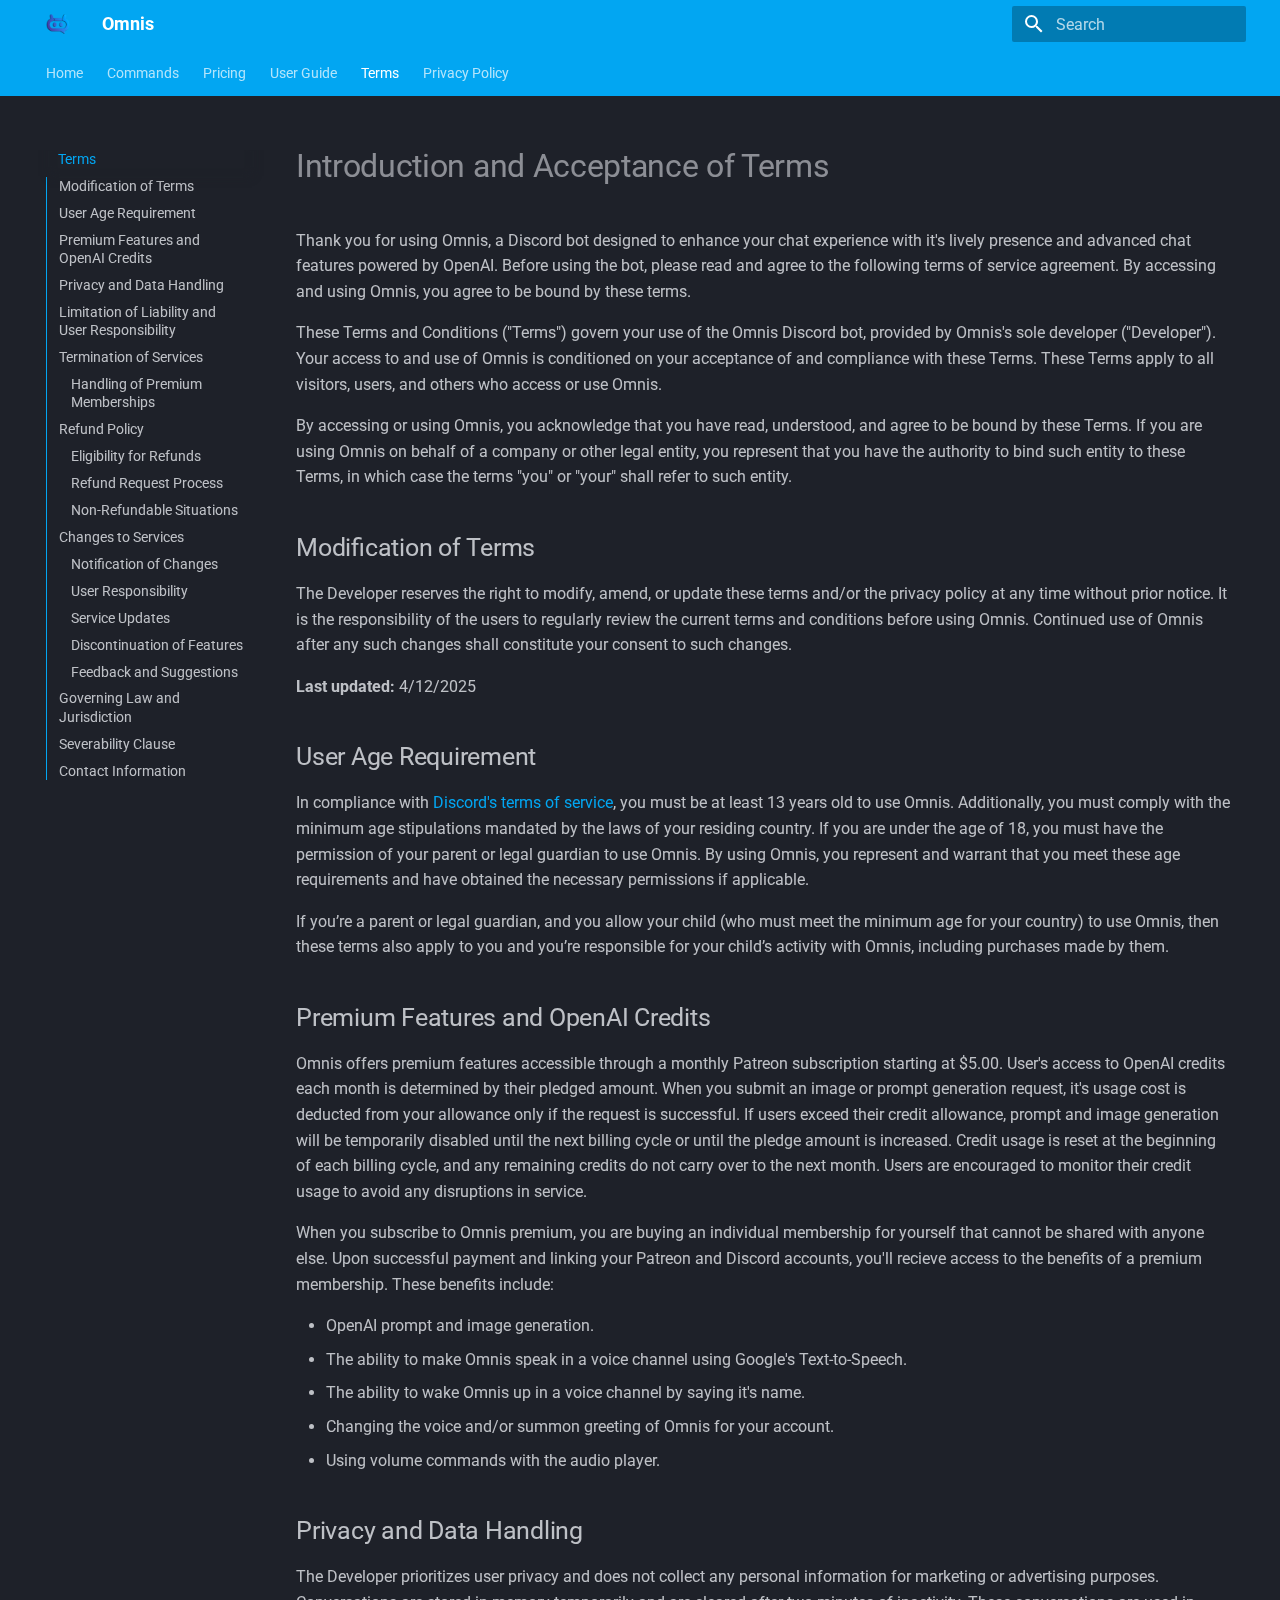
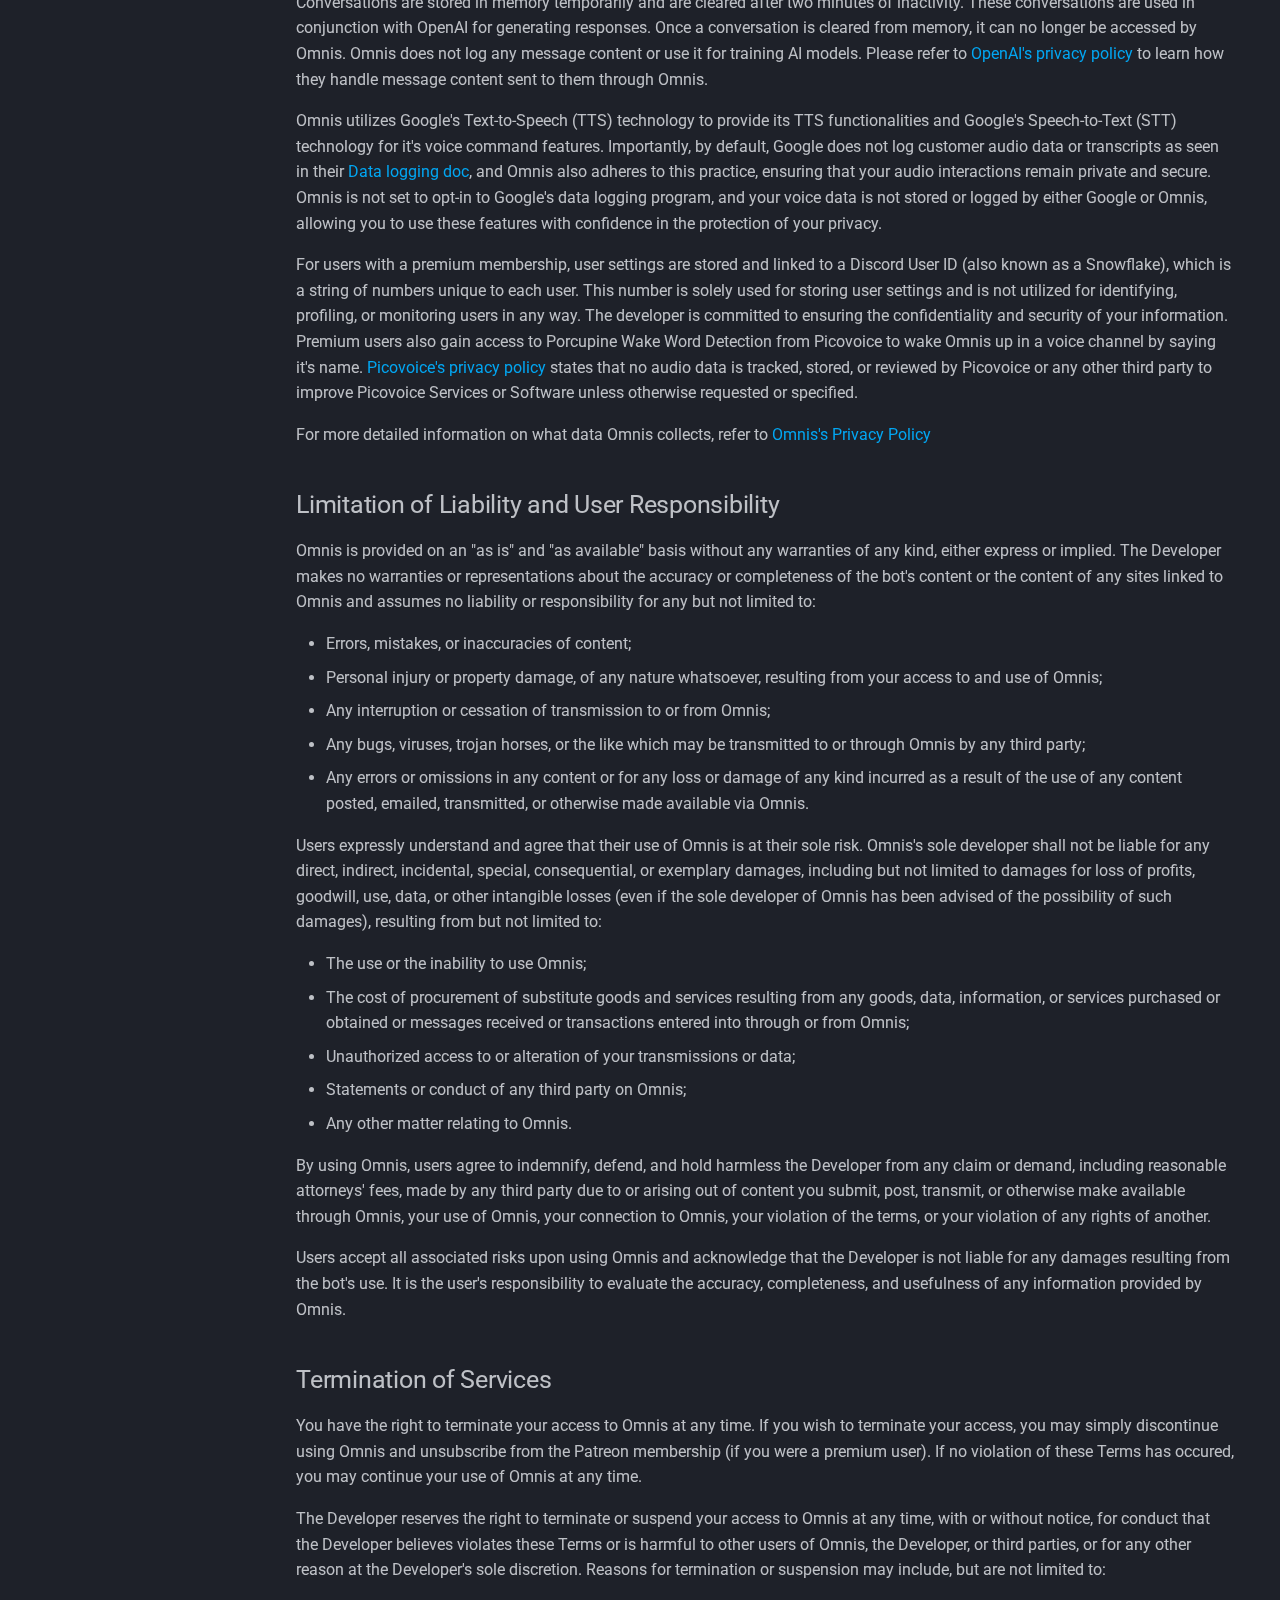
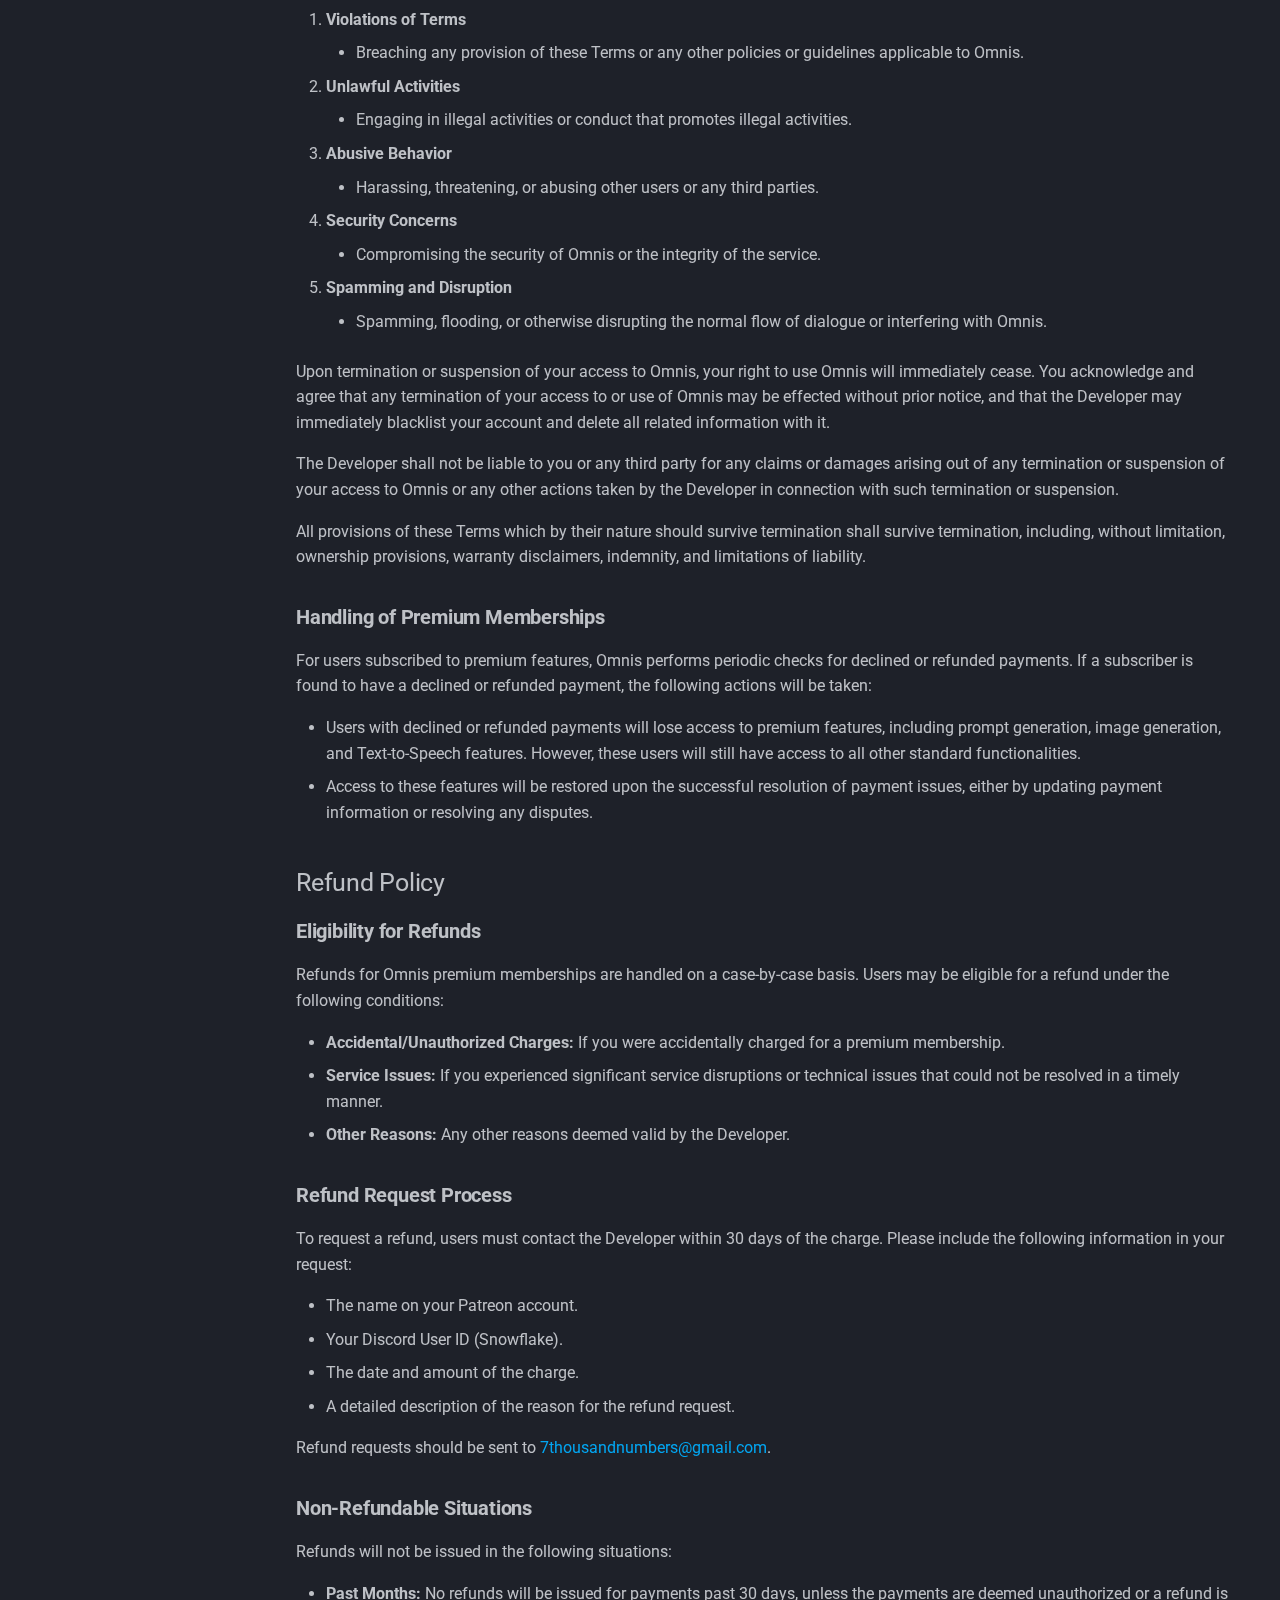
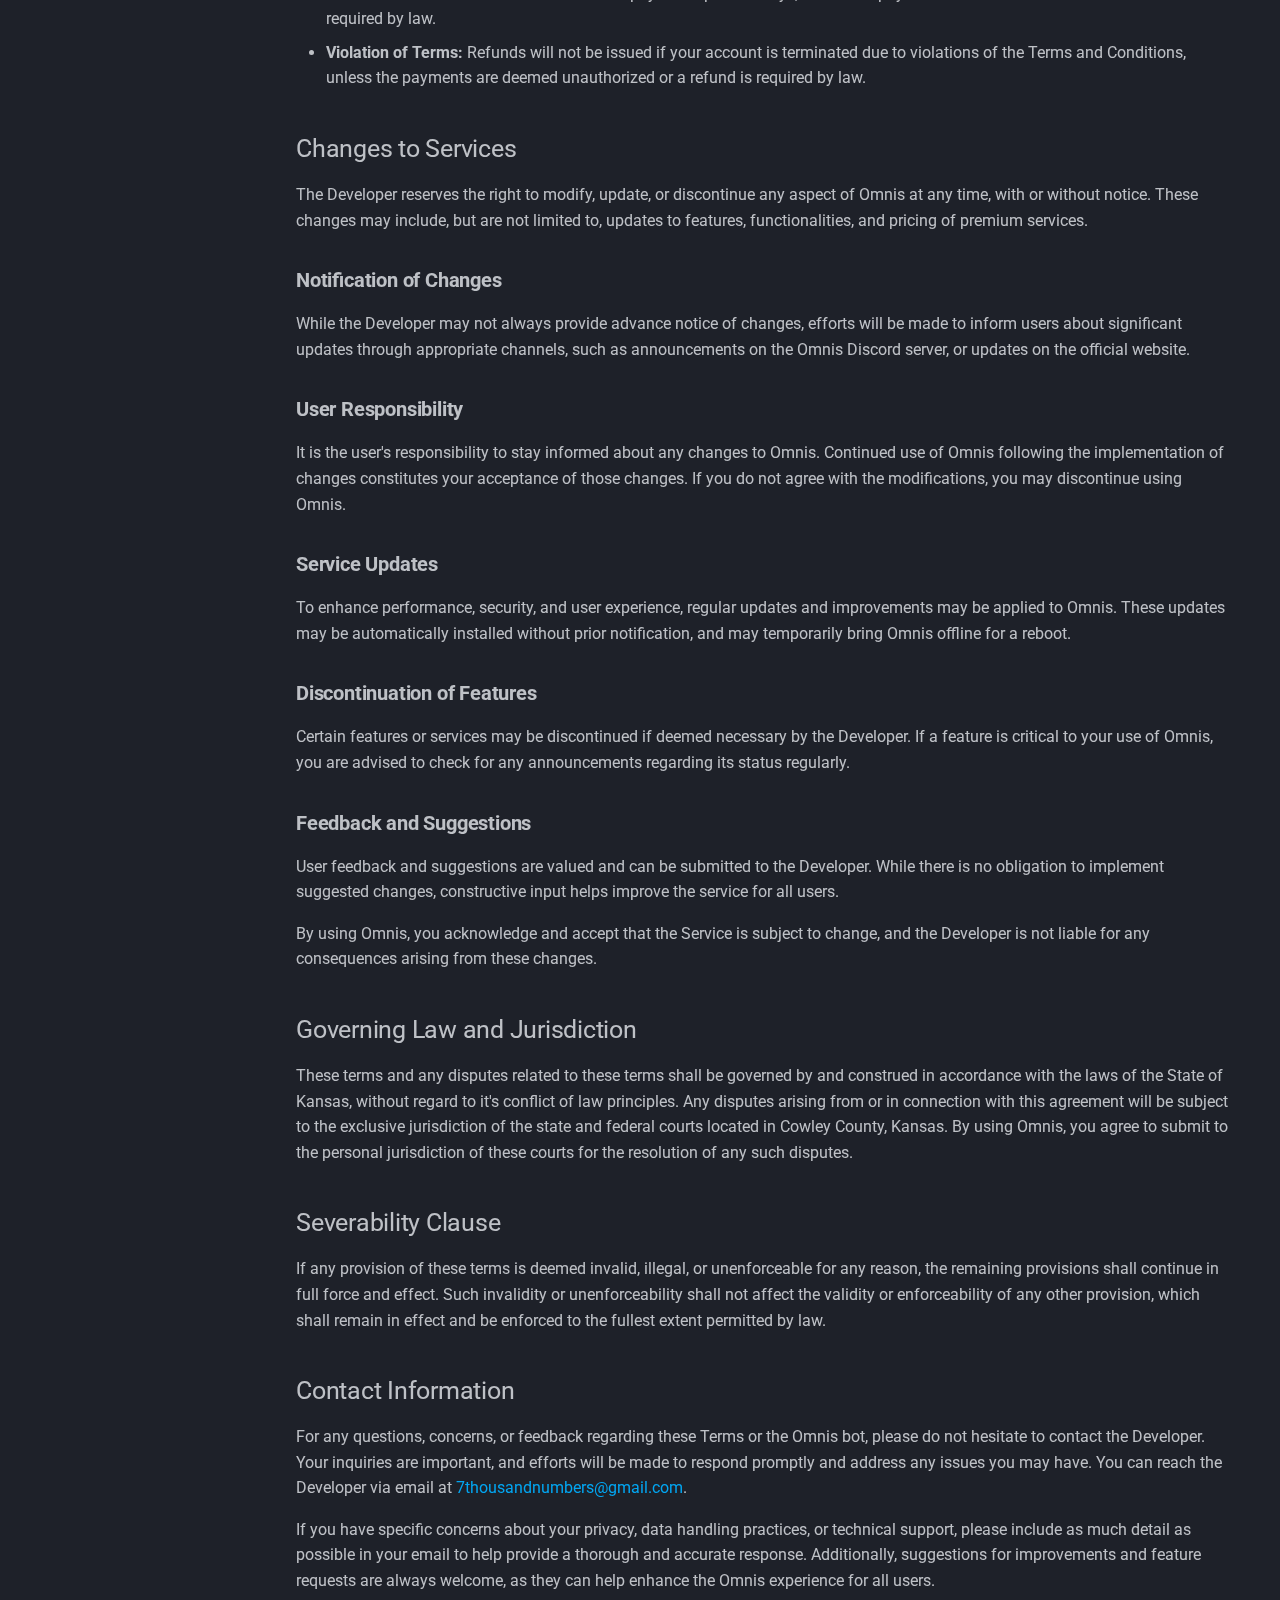
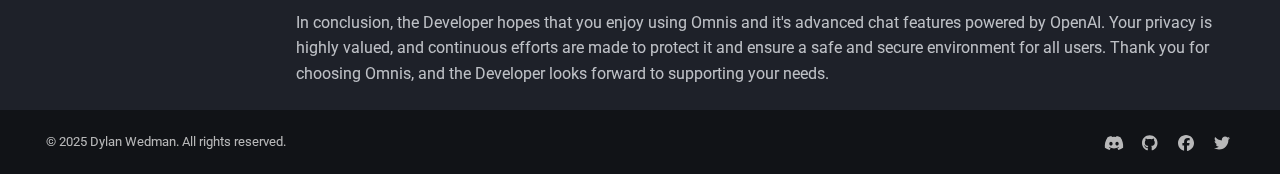
<file: terms/index.html>
<!doctype html>
<html lang="en" class="no-js">
  <head>
    
      <meta charset="utf-8">
      <meta name="viewport" content="width=device-width,initial-scale=1">
      
        <meta name="description" content="A Discord bot with a more lively presence">
      
      
        <meta name="author" content="Dylan Wedman">
      
      
        <link rel="canonical" href="https://omnis-bot.com/terms/">
      
      
        <link rel="prev" href="../user-guide/settings/">
      
      
        <link rel="next" href="../privacy-policy/">
      
      
      <link rel="icon" href="../images/favicon.ico">
      <meta name="generator" content="mkdocs-1.5.3, mkdocs-material-9.4.14">
    
    
      
        <title>Terms - Omnis</title>
      
    
    
      <link rel="stylesheet" href="../assets/stylesheets/main.fad675c6.min.css">
      
        
        <link rel="stylesheet" href="../assets/stylesheets/palette.356b1318.min.css">
      
      


    
    
      
    
    
      
        
        
        <link rel="preconnect" href="https://fonts.gstatic.com" crossorigin>
        <link rel="stylesheet" href="https://fonts.googleapis.com/css?family=Roboto:300,300i,400,400i,700,700i%7CRoboto+Mono:400,400i,700,700i&display=fallback">
        <style>:root{--md-text-font:"Roboto";--md-code-font:"Roboto Mono"}</style>
      
    
    
      <link rel="stylesheet" href="../style.css">
    
    <script>__md_scope=new URL("..",location),__md_hash=e=>[...e].reduce((e,_)=>(e<<5)-e+_.charCodeAt(0),0),__md_get=(e,_=localStorage,t=__md_scope)=>JSON.parse(_.getItem(t.pathname+"."+e)),__md_set=(e,_,t=localStorage,a=__md_scope)=>{try{t.setItem(a.pathname+"."+e,JSON.stringify(_))}catch(e){}}</script>
    
      

    
    
    
  </head>
  
  
    
    
      
    
    
    
    
    <body dir="ltr" data-md-color-scheme="slate" data-md-color-primary="light-blue" data-md-color-accent="indigo">
  
    
    
      <script>var palette=__md_get("__palette");if(palette&&"object"==typeof palette.color)for(var key of Object.keys(palette.color))document.body.setAttribute("data-md-color-"+key,palette.color[key])</script>
    
    <input class="md-toggle" data-md-toggle="drawer" type="checkbox" id="__drawer" autocomplete="off">
    <input class="md-toggle" data-md-toggle="search" type="checkbox" id="__search" autocomplete="off">
    <label class="md-overlay" for="__drawer"></label>
    <div data-md-component="skip">
      
        
        <a href="#introduction-and-acceptance-of-terms" class="md-skip">
          Skip to content
        </a>
      
    </div>
    <div data-md-component="announce">
      
    </div>
    
    
      

<header class="md-header" data-md-component="header">
  <nav class="md-header__inner md-grid" aria-label="Header">
    <a href=".." title="Omnis" class="md-header__button md-logo" aria-label="Omnis" data-md-component="logo">
      
  <img src="../images/logo/logo.png" alt="logo">

    </a>
    <label class="md-header__button md-icon" for="__drawer">
      
      <svg xmlns="http://www.w3.org/2000/svg" viewBox="0 0 24 24"><path d="M3 6h18v2H3V6m0 5h18v2H3v-2m0 5h18v2H3v-2Z"/></svg>
    </label>
    <div class="md-header__title" data-md-component="header-title">
      <div class="md-header__ellipsis">
        <div class="md-header__topic">
          <span class="md-ellipsis">
            Omnis
          </span>
        </div>
        <div class="md-header__topic" data-md-component="header-topic">
          <span class="md-ellipsis">
            
              Terms
            
          </span>
        </div>
      </div>
    </div>
    
      
        <form class="md-header__option" data-md-component="palette">
  
    
    
    
    <input class="md-option" data-md-color-media="" data-md-color-scheme="slate" data-md-color-primary="light-blue" data-md-color-accent="indigo"  aria-hidden="true"  type="radio" name="__palette" id="__palette_1">
    
  
</form>
      
    
    
    
      <label class="md-header__button md-icon" for="__search">
        
        <svg xmlns="http://www.w3.org/2000/svg" viewBox="0 0 24 24"><path d="M9.5 3A6.5 6.5 0 0 1 16 9.5c0 1.61-.59 3.09-1.56 4.23l.27.27h.79l5 5-1.5 1.5-5-5v-.79l-.27-.27A6.516 6.516 0 0 1 9.5 16 6.5 6.5 0 0 1 3 9.5 6.5 6.5 0 0 1 9.5 3m0 2C7 5 5 7 5 9.5S7 14 9.5 14 14 12 14 9.5 12 5 9.5 5Z"/></svg>
      </label>
      <div class="md-search" data-md-component="search" role="dialog">
  <label class="md-search__overlay" for="__search"></label>
  <div class="md-search__inner" role="search">
    <form class="md-search__form" name="search">
      <input type="text" class="md-search__input" name="query" aria-label="Search" placeholder="Search" autocapitalize="off" autocorrect="off" autocomplete="off" spellcheck="false" data-md-component="search-query" required>
      <label class="md-search__icon md-icon" for="__search">
        
        <svg xmlns="http://www.w3.org/2000/svg" viewBox="0 0 24 24"><path d="M9.5 3A6.5 6.5 0 0 1 16 9.5c0 1.61-.59 3.09-1.56 4.23l.27.27h.79l5 5-1.5 1.5-5-5v-.79l-.27-.27A6.516 6.516 0 0 1 9.5 16 6.5 6.5 0 0 1 3 9.5 6.5 6.5 0 0 1 9.5 3m0 2C7 5 5 7 5 9.5S7 14 9.5 14 14 12 14 9.5 12 5 9.5 5Z"/></svg>
        
        <svg xmlns="http://www.w3.org/2000/svg" viewBox="0 0 24 24"><path d="M20 11v2H8l5.5 5.5-1.42 1.42L4.16 12l7.92-7.92L13.5 5.5 8 11h12Z"/></svg>
      </label>
      <nav class="md-search__options" aria-label="Search">
        
        <button type="reset" class="md-search__icon md-icon" title="Clear" aria-label="Clear" tabindex="-1">
          
          <svg xmlns="http://www.w3.org/2000/svg" viewBox="0 0 24 24"><path d="M19 6.41 17.59 5 12 10.59 6.41 5 5 6.41 10.59 12 5 17.59 6.41 19 12 13.41 17.59 19 19 17.59 13.41 12 19 6.41Z"/></svg>
        </button>
      </nav>
      
        <div class="md-search__suggest" data-md-component="search-suggest"></div>
      
    </form>
    <div class="md-search__output">
      <div class="md-search__scrollwrap" data-md-scrollfix>
        <div class="md-search-result" data-md-component="search-result">
          <div class="md-search-result__meta">
            Initializing search
          </div>
          <ol class="md-search-result__list" role="presentation"></ol>
        </div>
      </div>
    </div>
  </div>
</div>
    
    
  </nav>
  
</header>
    
    <div class="md-container" data-md-component="container">
      
      
        
          
            
<nav class="md-tabs" aria-label="Tabs" data-md-component="tabs">
  <div class="md-grid">
    <ul class="md-tabs__list">
      
        
  
  
  
    <li class="md-tabs__item">
      <a href=".." class="md-tabs__link">
        
  
    
  
  Home

      </a>
    </li>
  

      
        
  
  
  
    <li class="md-tabs__item">
      <a href="../commands/" class="md-tabs__link">
        
  
    
  
  Commands

      </a>
    </li>
  

      
        
  
  
  
    <li class="md-tabs__item">
      <a href="../pricing/" class="md-tabs__link">
        
  
    
  
  Pricing

      </a>
    </li>
  

      
        
  
  
  
    
    
      <li class="md-tabs__item">
        <a href="../user-guide/audio-player/" class="md-tabs__link">
          
  
  User Guide

        </a>
      </li>
    
  

      
        
  
  
    
  
  
    <li class="md-tabs__item md-tabs__item--active">
      <a href="./" class="md-tabs__link">
        
  
    
  
  Terms

      </a>
    </li>
  

      
        
  
  
  
    <li class="md-tabs__item">
      <a href="../privacy-policy/" class="md-tabs__link">
        
  
    
  
  Privacy Policy

      </a>
    </li>
  

      
    </ul>
  </div>
</nav>
          
        
      
      <main class="md-main" data-md-component="main">
        <div class="md-main__inner md-grid">
          
            
              
              <div class="md-sidebar md-sidebar--primary" data-md-component="sidebar" data-md-type="navigation" >
                <div class="md-sidebar__scrollwrap">
                  <div class="md-sidebar__inner">
                    


  


  

<nav class="md-nav md-nav--primary md-nav--lifted md-nav--integrated" aria-label="Navigation" data-md-level="0">
  <label class="md-nav__title" for="__drawer">
    <a href=".." title="Omnis" class="md-nav__button md-logo" aria-label="Omnis" data-md-component="logo">
      
  <img src="../images/logo/logo.png" alt="logo">

    </a>
    Omnis
  </label>
  
  <ul class="md-nav__list" data-md-scrollfix>
    
      
      
  
  
  
  
    <li class="md-nav__item">
      <a href=".." class="md-nav__link">
        
  
  <span class="md-ellipsis">
    Home
  </span>
  

      </a>
    </li>
  

    
      
      
  
  
  
  
    <li class="md-nav__item">
      <a href="../commands/" class="md-nav__link">
        
  
  <span class="md-ellipsis">
    Commands
  </span>
  

      </a>
    </li>
  

    
      
      
  
  
  
  
    <li class="md-nav__item">
      <a href="../pricing/" class="md-nav__link">
        
  
  <span class="md-ellipsis">
    Pricing
  </span>
  

      </a>
    </li>
  

    
      
      
  
  
  
  
    
    
    
    
    
      
      
    
    <li class="md-nav__item md-nav__item--section md-nav__item--nested">
      
        
        
        
        <input class="md-nav__toggle md-toggle " type="checkbox" id="__nav_4" >
        
          
          <label class="md-nav__link" for="__nav_4" id="__nav_4_label" tabindex="">
            
  
  <span class="md-ellipsis">
    User Guide
  </span>
  

            <span class="md-nav__icon md-icon"></span>
          </label>
        
        <nav class="md-nav" data-md-level="1" aria-labelledby="__nav_4_label" aria-expanded="false">
          <label class="md-nav__title" for="__nav_4">
            <span class="md-nav__icon md-icon"></span>
            User Guide
          </label>
          <ul class="md-nav__list" data-md-scrollfix>
            
              
                
  
  
  
  
    <li class="md-nav__item">
      <a href="../user-guide/audio-player/" class="md-nav__link">
        
  
  <span class="md-ellipsis">
    Audio player
  </span>
  

      </a>
    </li>
  

              
            
              
                
  
  
  
  
    <li class="md-nav__item">
      <a href="../user-guide/conversations-with-omnis/" class="md-nav__link">
        
  
  <span class="md-ellipsis">
    Conversations with Omnis
  </span>
  

      </a>
    </li>
  

              
            
              
                
  
  
  
  
    <li class="md-nav__item">
      <a href="../user-guide/settings/" class="md-nav__link">
        
  
  <span class="md-ellipsis">
    Settings
  </span>
  

      </a>
    </li>
  

              
            
          </ul>
        </nav>
      
    </li>
  

    
      
      
  
  
    
  
  
  
    <li class="md-nav__item md-nav__item--active">
      
      <input class="md-nav__toggle md-toggle" type="checkbox" id="__toc">
      
      
        
      
      
        <label class="md-nav__link md-nav__link--active" for="__toc">
          
  
  <span class="md-ellipsis">
    Terms
  </span>
  

          <span class="md-nav__icon md-icon"></span>
        </label>
      
      <a href="./" class="md-nav__link md-nav__link--active">
        
  
  <span class="md-ellipsis">
    Terms
  </span>
  

      </a>
      
        

<nav class="md-nav md-nav--secondary" aria-label="Table of contents">
  
  
  
    
  
  
    <label class="md-nav__title" for="__toc">
      <span class="md-nav__icon md-icon"></span>
      Table of contents
    </label>
    <ul class="md-nav__list" data-md-component="toc" data-md-scrollfix>
      
        <li class="md-nav__item">
  <a href="#modification-of-terms" class="md-nav__link">
    <span class="md-ellipsis">
      Modification of Terms
    </span>
  </a>
  
</li>
      
        <li class="md-nav__item">
  <a href="#user-age-requirement" class="md-nav__link">
    <span class="md-ellipsis">
      User Age Requirement
    </span>
  </a>
  
</li>
      
        <li class="md-nav__item">
  <a href="#premium-features-and-openai-credits" class="md-nav__link">
    <span class="md-ellipsis">
      Premium Features and OpenAI Credits
    </span>
  </a>
  
</li>
      
        <li class="md-nav__item">
  <a href="#privacy-and-data-handling" class="md-nav__link">
    <span class="md-ellipsis">
      Privacy and Data Handling
    </span>
  </a>
  
</li>
      
        <li class="md-nav__item">
  <a href="#limitation-of-liability-and-user-responsibility" class="md-nav__link">
    <span class="md-ellipsis">
      Limitation of Liability and User Responsibility
    </span>
  </a>
  
</li>
      
        <li class="md-nav__item">
  <a href="#termination-of-services" class="md-nav__link">
    <span class="md-ellipsis">
      Termination of Services
    </span>
  </a>
  
    <nav class="md-nav" aria-label="Termination of Services">
      <ul class="md-nav__list">
        
          <li class="md-nav__item">
  <a href="#handling-of-premium-memberships" class="md-nav__link">
    <span class="md-ellipsis">
      Handling of Premium Memberships
    </span>
  </a>
  
</li>
        
      </ul>
    </nav>
  
</li>
      
        <li class="md-nav__item">
  <a href="#refund-policy" class="md-nav__link">
    <span class="md-ellipsis">
      Refund Policy
    </span>
  </a>
  
    <nav class="md-nav" aria-label="Refund Policy">
      <ul class="md-nav__list">
        
          <li class="md-nav__item">
  <a href="#eligibility-for-refunds" class="md-nav__link">
    <span class="md-ellipsis">
      Eligibility for Refunds
    </span>
  </a>
  
</li>
        
          <li class="md-nav__item">
  <a href="#refund-request-process" class="md-nav__link">
    <span class="md-ellipsis">
      Refund Request Process
    </span>
  </a>
  
</li>
        
          <li class="md-nav__item">
  <a href="#non-refundable-situations" class="md-nav__link">
    <span class="md-ellipsis">
      Non-Refundable Situations
    </span>
  </a>
  
</li>
        
      </ul>
    </nav>
  
</li>
      
        <li class="md-nav__item">
  <a href="#changes-to-services" class="md-nav__link">
    <span class="md-ellipsis">
      Changes to Services
    </span>
  </a>
  
    <nav class="md-nav" aria-label="Changes to Services">
      <ul class="md-nav__list">
        
          <li class="md-nav__item">
  <a href="#notification-of-changes" class="md-nav__link">
    <span class="md-ellipsis">
      Notification of Changes
    </span>
  </a>
  
</li>
        
          <li class="md-nav__item">
  <a href="#user-responsibility" class="md-nav__link">
    <span class="md-ellipsis">
      User Responsibility
    </span>
  </a>
  
</li>
        
          <li class="md-nav__item">
  <a href="#service-updates" class="md-nav__link">
    <span class="md-ellipsis">
      Service Updates
    </span>
  </a>
  
</li>
        
          <li class="md-nav__item">
  <a href="#discontinuation-of-features" class="md-nav__link">
    <span class="md-ellipsis">
      Discontinuation of Features
    </span>
  </a>
  
</li>
        
          <li class="md-nav__item">
  <a href="#feedback-and-suggestions" class="md-nav__link">
    <span class="md-ellipsis">
      Feedback and Suggestions
    </span>
  </a>
  
</li>
        
      </ul>
    </nav>
  
</li>
      
        <li class="md-nav__item">
  <a href="#governing-law-and-jurisdiction" class="md-nav__link">
    <span class="md-ellipsis">
      Governing Law and Jurisdiction
    </span>
  </a>
  
</li>
      
        <li class="md-nav__item">
  <a href="#severability-clause" class="md-nav__link">
    <span class="md-ellipsis">
      Severability Clause
    </span>
  </a>
  
</li>
      
        <li class="md-nav__item">
  <a href="#contact-information" class="md-nav__link">
    <span class="md-ellipsis">
      Contact Information
    </span>
  </a>
  
</li>
      
    </ul>
  
</nav>
      
    </li>
  

    
      
      
  
  
  
  
    <li class="md-nav__item">
      <a href="../privacy-policy/" class="md-nav__link">
        
  
  <span class="md-ellipsis">
    Privacy Policy
  </span>
  

      </a>
    </li>
  

    
  </ul>
</nav>
                  </div>
                </div>
              </div>
            
            
          
          
            <div class="md-content" data-md-component="content">
              <article class="md-content__inner md-typeset">
                
                  


<h1 id="introduction-and-acceptance-of-terms"><strong>Introduction and Acceptance of Terms</strong></h1>
<p>Thank you for using Omnis, a Discord bot designed to enhance your chat experience with it's lively presence and advanced chat features powered by OpenAI.
Before using the bot, please read and agree to the following terms of service agreement.
By accessing and using Omnis, you agree to be bound by these terms.</p>
<p>These Terms and Conditions ("Terms") govern your use of the Omnis Discord bot, provided by Omnis's sole developer ("Developer").
Your access to and use of Omnis is conditioned on your acceptance of and compliance with these Terms.
These Terms apply to all visitors, users, and others who access or use Omnis.</p>
<p>By accessing or using Omnis, you acknowledge that you have read, understood, and agree to be bound by these Terms.
If you are using Omnis on behalf of a company or other legal entity, you represent that you have the authority to bind such entity to these Terms, in which case the terms "you" or "your" shall refer to such entity.</p>
<h2 id="modification-of-terms"><strong>Modification of Terms</strong></h2>
<p>The Developer reserves the right to modify, amend, or update these terms and/or the privacy policy at any time without prior notice.
It is the responsibility of the users to regularly review the current terms and conditions before using Omnis.
Continued use of Omnis after any such changes shall constitute your consent to such changes.</p>
<p><strong>Last updated:</strong> 4/12/2025</p>
<h2 id="user-age-requirement"><strong>User Age Requirement</strong></h2>
<p>In compliance with <a href="https://discord.com/terms#2">Discord's terms of service</a>, you must be at least 13 years old to use Omnis.
Additionally, you must comply with the minimum age stipulations mandated by the laws of your residing country.
If you are under the age of 18, you must have the permission of your parent or legal guardian to use Omnis.
By using Omnis, you represent and warrant that you meet these age requirements and have obtained the necessary permissions if applicable.</p>
<p>If you’re a parent or legal guardian, and you allow your child (who must meet the minimum age for your country) to use Omnis, then these terms also apply to you and you’re responsible for your child’s activity with Omnis, including purchases made by them. </p>
<h2 id="premium-features-and-openai-credits"><strong>Premium Features and OpenAI Credits</strong></h2>
<p>Omnis offers premium features accessible through a monthly Patreon subscription starting at $5.00.
User's access to OpenAI credits each month is determined by their pledged amount.
When you submit an image or prompt generation request, it's usage cost is deducted from your allowance only if the request is successful.
If users exceed their credit allowance, prompt and image generation will be temporarily disabled until the next billing cycle or until the pledge amount is increased.
Credit usage is reset at the beginning of each billing cycle, and any remaining credits do not carry over to the next month.
Users are encouraged to monitor their credit usage to avoid any disruptions in service.</p>
<p>When you subscribe to Omnis premium, you are buying an individual membership for yourself that cannot be shared with anyone else.
Upon successful payment and linking your Patreon and Discord accounts, you'll recieve access to the benefits of a premium membership.
These benefits include:</p>
<ul>
<li>OpenAI prompt and image generation.</li>
<li>The ability to make Omnis speak in a voice channel using Google's Text-to-Speech.</li>
<li>The ability to wake Omnis up in a voice channel by saying it's name.</li>
<li>Changing the voice and/or summon greeting of Omnis for your account.</li>
<li>Using volume commands with the audio player.</li>
</ul>
<h2 id="privacy-and-data-handling"><strong>Privacy and Data Handling</strong></h2>
<p>The Developer prioritizes user privacy and does not collect any personal information for marketing or advertising purposes.
Conversations are stored in memory temporarily and are cleared after two minutes of inactivity.
These conversations are used in conjunction with OpenAI for generating responses.
Once a conversation is cleared from memory, it can no longer be accessed by Omnis.
Omnis does not log any message content or use it for training AI models.
Please refer to <a href="https://openai.com/policies/privacy-policy/">OpenAI's privacy policy</a> to learn how they handle message content sent to them through Omnis.</p>
<p>Omnis utilizes Google's Text-to-Speech (TTS) technology to provide its TTS functionalities and Google's Speech-to-Text (STT) technology for it's voice command features.
Importantly, by default, Google does not log customer audio data or transcripts as seen in their <a href="https://cloud.google.com/speech-to-text/docs/data-logging">Data logging doc</a>, and Omnis also adheres to this practice, ensuring that your audio interactions remain private and secure.
Omnis is not set to opt-in to Google's data logging program, and your voice data is not stored or logged by either Google or Omnis, allowing you to use these features with confidence in the protection of your privacy.</p>
<p>For users with a premium membership, user settings are stored and linked to a Discord User ID (also known as a Snowflake), which is a string of numbers unique to each user.
This number is solely used for storing user settings and is not utilized for identifying, profiling, or monitoring users in any way.
The developer is committed to ensuring the confidentiality and security of your information.
Premium users also gain access to Porcupine Wake Word Detection from Picovoice to wake Omnis up in a voice channel by saying it's name.
<a href="https://picovoice.ai/docs/privacy-policy/#:~:text=No%20audio%20data%20generated%20using,unless%20otherwise%20requested%20or%20specified.">Picovoice's privacy policy</a> states that no audio data is tracked, stored, or reviewed by Picovoice or any other third party to improve Picovoice Services or Software unless otherwise requested or specified.</p>
<p>For more detailed information on what data Omnis collects, refer to <a href="https://www.omnis-bot.com/privacy-policy/">Omnis's Privacy Policy</a></p>
<h2 id="limitation-of-liability-and-user-responsibility"><strong>Limitation of Liability and User Responsibility</strong></h2>
<p>Omnis is provided on an "as is" and "as available" basis without any warranties of any kind, either express or implied.
The Developer makes no warranties or representations about the accuracy or completeness of the bot's content or the content of any sites linked to Omnis and assumes no liability or responsibility for any but not limited to:</p>
<ul>
<li>Errors, mistakes, or inaccuracies of content;</li>
<li>Personal injury or property damage, of any nature whatsoever, resulting from your access to and use of Omnis;</li>
<li>Any interruption or cessation of transmission to or from Omnis;</li>
<li>Any bugs, viruses, trojan horses, or the like which may be transmitted to or through Omnis by any third party;</li>
<li>Any errors or omissions in any content or for any loss or damage of any kind incurred as a result of the use of any content posted, emailed, transmitted, or otherwise made available via Omnis.</li>
</ul>
<p>Users expressly understand and agree that their use of Omnis is at their sole risk.
Omnis's sole developer shall not be liable for any direct, indirect, incidental, special, consequential, or exemplary damages, including but not limited to damages for loss of profits, goodwill, use, data, or other intangible losses (even if the sole developer of Omnis has been advised of the possibility of such damages), resulting from but not limited to:</p>
<ul>
<li>The use or the inability to use Omnis;</li>
<li>The cost of procurement of substitute goods and services resulting from any goods, data, information, or services purchased or obtained or messages received or transactions entered into through or from Omnis;</li>
<li>Unauthorized access to or alteration of your transmissions or data;</li>
<li>Statements or conduct of any third party on Omnis;</li>
<li>Any other matter relating to Omnis.</li>
</ul>
<p>By using Omnis, users agree to indemnify, defend, and hold harmless the Developer from any claim or demand, including reasonable attorneys' fees, made by any third party due to or arising out of content you submit, post, transmit, or otherwise make available through Omnis, your use of Omnis, your connection to Omnis, your violation of the terms, or your violation of any rights of another.</p>
<p>Users accept all associated risks upon using Omnis and acknowledge that the Developer is not liable for any damages resulting from the bot's use. It is the user's responsibility to evaluate the accuracy, completeness, and usefulness of any information provided by Omnis.</p>
<h2 id="termination-of-services"><strong>Termination of Services</strong></h2>
<p>You have the right to terminate your access to Omnis at any time.
If you wish to terminate your access, you may simply discontinue using Omnis and unsubscribe from the Patreon membership (if you were a premium user).
If no violation of these Terms has occured, you may continue your use of Omnis at any time.</p>
<p>The Developer reserves the right to terminate or suspend your access to Omnis at any time, with or without notice, for conduct that the Developer believes violates these Terms or is harmful to other users of Omnis, the Developer, or third parties, or for any other reason at the Developer's sole discretion.
Reasons for termination or suspension may include, but are not limited to:</p>
<ol>
<li>
<p><strong>Violations of Terms</strong></p>
<ul>
<li>Breaching any provision of these Terms or any other policies or guidelines applicable to Omnis.</li>
</ul>
</li>
<li>
<p><strong>Unlawful Activities</strong></p>
<ul>
<li>Engaging in illegal activities or conduct that promotes illegal activities.</li>
</ul>
</li>
<li>
<p><strong>Abusive Behavior</strong></p>
<ul>
<li>Harassing, threatening, or abusing other users or any third parties.</li>
</ul>
</li>
<li>
<p><strong>Security Concerns</strong></p>
<ul>
<li>Compromising the security of Omnis or the integrity of the service.</li>
</ul>
</li>
<li>
<p><strong>Spamming and Disruption</strong></p>
<ul>
<li>Spamming, flooding, or otherwise disrupting the normal flow of dialogue or interfering with Omnis.</li>
</ul>
</li>
</ol>
<p>Upon termination or suspension of your access to Omnis, your right to use Omnis will immediately cease.
You acknowledge and agree that any termination of your access to or use of Omnis may be effected without prior notice, and that the Developer may immediately blacklist your account and delete all related information with it.</p>
<p>The Developer shall not be liable to you or any third party for any claims or damages arising out of any termination or suspension of your access to Omnis or any other actions taken by the Developer in connection with such termination or suspension.</p>
<p>All provisions of these Terms which by their nature should survive termination shall survive termination, including, without limitation, ownership provisions, warranty disclaimers, indemnity, and limitations of liability.</p>
<h3 id="handling-of-premium-memberships"><strong>Handling of Premium Memberships</strong></h3>
<p>For users subscribed to premium features, Omnis performs periodic checks for declined or refunded payments.
If a subscriber is found to have a declined or refunded payment, the following actions will be taken:</p>
<ul>
<li>Users with declined or refunded payments will lose access to premium features, including prompt generation, image generation, and Text-to-Speech features. However, these users will still have access to all other standard functionalities.</li>
<li>Access to these features will be restored upon the successful resolution of payment issues, either by updating payment information or resolving any disputes.</li>
</ul>
<h2 id="refund-policy"><strong>Refund Policy</strong></h2>
<h3 id="eligibility-for-refunds"><strong>Eligibility for Refunds</strong></h3>
<p>Refunds for Omnis premium memberships are handled on a case-by-case basis. Users may be eligible for a refund under the following conditions:</p>
<ul>
<li><strong>Accidental/Unauthorized Charges:</strong> If you were accidentally charged for a premium membership.</li>
<li><strong>Service Issues:</strong> If you experienced significant service disruptions or technical issues that could not be resolved in a timely manner.</li>
<li><strong>Other Reasons:</strong> Any other reasons deemed valid by the Developer.</li>
</ul>
<h3 id="refund-request-process"><strong>Refund Request Process</strong></h3>
<p>To request a refund, users must contact the Developer within 30 days of the charge. Please include the following information in your request:</p>
<ul>
<li>The name on your Patreon account.</li>
<li>Your Discord User ID (Snowflake).</li>
<li>The date and amount of the charge.</li>
<li>A detailed description of the reason for the refund request.</li>
</ul>
<p>Refund requests should be sent to <a href="mailto:7thousandnumbers@gmail.com">7thousandnumbers@gmail.com</a>.</p>
<h3 id="non-refundable-situations"><strong>Non-Refundable Situations</strong></h3>
<p>Refunds will not be issued in the following situations:</p>
<ul>
<li><strong>Past Months:</strong> No refunds will be issued for payments past 30 days, unless the payments are deemed unauthorized or a refund is required by law.</li>
<li><strong>Violation of Terms:</strong> Refunds will not be issued if your account is terminated due to violations of the Terms and Conditions, unless the payments are deemed unauthorized or a refund is required by law.</li>
</ul>
<h2 id="changes-to-services"><strong>Changes to Services</strong></h2>
<p>The Developer reserves the right to modify, update, or discontinue any aspect of Omnis at any time, with or without notice.
These changes may include, but are not limited to, updates to features, functionalities, and pricing of premium services.</p>
<h3 id="notification-of-changes"><strong>Notification of Changes</strong></h3>
<p>While the Developer may not always provide advance notice of changes, efforts will be made to inform users about significant updates through appropriate channels, such as announcements on the Omnis Discord server, or updates on the official website.</p>
<h3 id="user-responsibility"><strong>User Responsibility</strong></h3>
<p>It is the user's responsibility to stay informed about any changes to Omnis.
Continued use of Omnis following the implementation of changes constitutes your acceptance of those changes.
If you do not agree with the modifications, you may discontinue using Omnis.</p>
<h3 id="service-updates"><strong>Service Updates</strong></h3>
<p>To enhance performance, security, and user experience, regular updates and improvements may be applied to Omnis.
These updates may be automatically installed without prior notification, and may temporarily bring Omnis offline for a reboot.</p>
<h3 id="discontinuation-of-features"><strong>Discontinuation of Features</strong></h3>
<p>Certain features or services may be discontinued if deemed necessary by the Developer.
If a feature is critical to your use of Omnis, you are advised to check for any announcements regarding its status regularly.</p>
<h3 id="feedback-and-suggestions"><strong>Feedback and Suggestions</strong></h3>
<p>User feedback and suggestions are valued and can be submitted to the Developer.
While there is no obligation to implement suggested changes, constructive input helps improve the service for all users.</p>
<p>By using Omnis, you acknowledge and accept that the Service is subject to change, and the Developer is not liable for any consequences arising from these changes.</p>
<h2 id="governing-law-and-jurisdiction"><strong>Governing Law and Jurisdiction</strong></h2>
<p>These terms and any disputes related to these terms shall be governed by and construed in accordance with the laws of the State of Kansas, without regard to it's conflict of law principles.
Any disputes arising from or in connection with this agreement will be subject to the exclusive jurisdiction of the state and federal courts located in Cowley County, Kansas.
By using Omnis, you agree to submit to the personal jurisdiction of these courts for the resolution of any such disputes.</p>
<h2 id="severability-clause"><strong>Severability Clause</strong></h2>
<p>If any provision of these terms is deemed invalid, illegal, or unenforceable for any reason, the remaining provisions shall continue in full force and effect.
Such invalidity or unenforceability shall not affect the validity or enforceability of any other provision, which shall remain in effect and be enforced to the fullest extent permitted by law.</p>
<h2 id="contact-information"><strong>Contact Information</strong></h2>
<p>For any questions, concerns, or feedback regarding these Terms or the Omnis bot, please do not hesitate to contact the Developer.
Your inquiries are important, and efforts will be made to respond promptly and address any issues you may have.
You can reach the Developer via email at <a href="mailto:7thousandnumbers@gmail.com">7thousandnumbers@gmail.com</a>.</p>
<p>If you have specific concerns about your privacy, data handling practices, or technical support, please include as much detail as possible in your email to help provide a thorough and accurate response. 
Additionally, suggestions for improvements and feature requests are always welcome, as they can help enhance the Omnis experience for all users.</p>
<p>In conclusion, the Developer hopes that you enjoy using Omnis and it's advanced chat features powered by OpenAI.
Your privacy is highly valued, and continuous efforts are made to protect it and ensure a safe and secure environment for all users.
Thank you for choosing Omnis, and the Developer looks forward to supporting your needs.</p>





                
              </article>
            </div>
          
          
  <script>var tabs=__md_get("__tabs");if(Array.isArray(tabs))e:for(var set of document.querySelectorAll(".tabbed-set")){var tab,labels=set.querySelector(".tabbed-labels");for(tab of tabs)for(var label of labels.getElementsByTagName("label"))if(label.innerText.trim()===tab){var input=document.getElementById(label.htmlFor);input.checked=!0;continue e}}</script>

        </div>
        
          <button type="button" class="md-top md-icon" data-md-component="top" hidden>
  
  <svg xmlns="http://www.w3.org/2000/svg" viewBox="0 0 24 24"><path d="M13 20h-2V8l-5.5 5.5-1.42-1.42L12 4.16l7.92 7.92-1.42 1.42L13 8v12Z"/></svg>
  Back to top
</button>
        
      </main>
      
<footer class="md-footer">
	<div class="md-footer-meta md-typeset">
		<div class="md-footer-meta__inner md-grid">
			<div class="md-copyright">
				<div class="md-copyright__highlight">
					&copy; 2025 <a href="https://github.com/dylwedma11748" target="_blank" rel="noopener">Dylan Wedman</a>. All rights reserved.
				</div>
			</div>

		<div class="md-social">
			<a href="https://discord.com/api/oauth2/authorize?client_id=1079301591548563527&permissions=277062470720&scope=bot" target="_blank" rel="noopener" title="discord.com" class="md-social__link">
				<svg xmlns="http://www.w3.org/2000/svg" viewBox="0 0 640 512"><!--! Font Awesome Free 6.5.1 by @fontawesome - https://fontawesome.com License - https://fontawesome.com/license/free (Icons: CC BY 4.0, Fonts: SIL OFL 1.1, Code: MIT License) Copyright 2023 Fonticons, Inc.--><path d="M524.531 69.836a1.5 1.5 0 0 0-.764-.7A485.065 485.065 0 0 0 404.081 32.03a1.816 1.816 0 0 0-1.923.91 337.461 337.461 0 0 0-14.9 30.6 447.848 447.848 0 0 0-134.426 0 309.541 309.541 0 0 0-15.135-30.6 1.89 1.89 0 0 0-1.924-.91 483.689 483.689 0 0 0-119.688 37.107 1.712 1.712 0 0 0-.788.676C39.068 183.651 18.186 294.69 28.43 404.354a2.016 2.016 0 0 0 .765 1.375 487.666 487.666 0 0 0 146.825 74.189 1.9 1.9 0 0 0 2.063-.676A348.2 348.2 0 0 0 208.12 430.4a1.86 1.86 0 0 0-1.019-2.588 321.173 321.173 0 0 1-45.868-21.853 1.885 1.885 0 0 1-.185-3.126 251.047 251.047 0 0 0 9.109-7.137 1.819 1.819 0 0 1 1.9-.256c96.229 43.917 200.41 43.917 295.5 0a1.812 1.812 0 0 1 1.924.233 234.533 234.533 0 0 0 9.132 7.16 1.884 1.884 0 0 1-.162 3.126 301.407 301.407 0 0 1-45.89 21.83 1.875 1.875 0 0 0-1 2.611 391.055 391.055 0 0 0 30.014 48.815 1.864 1.864 0 0 0 2.063.7A486.048 486.048 0 0 0 610.7 405.729a1.882 1.882 0 0 0 .765-1.352c12.264-126.783-20.532-236.912-86.934-334.541ZM222.491 337.58c-28.972 0-52.844-26.587-52.844-59.239s23.409-59.241 52.844-59.241c29.665 0 53.306 26.82 52.843 59.239 0 32.654-23.41 59.241-52.843 59.241Zm195.38 0c-28.971 0-52.843-26.587-52.843-59.239s23.409-59.241 52.843-59.241c29.667 0 53.307 26.82 52.844 59.239 0 32.654-23.177 59.241-52.844 59.241Z"/></svg>
			</a>
	
			<a href="https://github.com/dylwedma11748" target="_blank" rel="noopener" title="github.com" class="md-social__link">
				<svg xmlns="http://www.w3.org/2000/svg" viewBox="0 0 496 512"><!--! Font Awesome Free 6.5.1 by @fontawesome - https://fontawesome.com License - https://fontawesome.com/license/free (Icons: CC BY 4.0, Fonts: SIL OFL 1.1, Code: MIT License) Copyright 2023 Fonticons, Inc.--><path d="M165.9 397.4c0 2-2.3 3.6-5.2 3.6-3.3.3-5.6-1.3-5.6-3.6 0-2 2.3-3.6 5.2-3.6 3-.3 5.6 1.3 5.6 3.6zm-31.1-4.5c-.7 2 1.3 4.3 4.3 4.9 2.6 1 5.6 0 6.2-2s-1.3-4.3-4.3-5.2c-2.6-.7-5.5.3-6.2 2.3zm44.2-1.7c-2.9.7-4.9 2.6-4.6 4.9.3 2 2.9 3.3 5.9 2.6 2.9-.7 4.9-2.6 4.6-4.6-.3-1.9-3-3.2-5.9-2.9zM244.8 8C106.1 8 0 113.3 0 252c0 110.9 69.8 205.8 169.5 239.2 12.8 2.3 17.3-5.6 17.3-12.1 0-6.2-.3-40.4-.3-61.4 0 0-70 15-84.7-29.8 0 0-11.4-29.1-27.8-36.6 0 0-22.9-15.7 1.6-15.4 0 0 24.9 2 38.6 25.8 21.9 38.6 58.6 27.5 72.9 20.9 2.3-16 8.8-27.1 16-33.7-55.9-6.2-112.3-14.3-112.3-110.5 0-27.5 7.6-41.3 23.6-58.9-2.6-6.5-11.1-33.3 2.6-67.9 20.9-6.5 69 27 69 27 20-5.6 41.5-8.5 62.8-8.5s42.8 2.9 62.8 8.5c0 0 48.1-33.6 69-27 13.7 34.7 5.2 61.4 2.6 67.9 16 17.7 25.8 31.5 25.8 58.9 0 96.5-58.9 104.2-114.8 110.5 9.2 7.9 17 22.9 17 46.4 0 33.7-.3 75.4-.3 83.6 0 6.5 4.6 14.4 17.3 12.1C428.2 457.8 496 362.9 496 252 496 113.3 383.5 8 244.8 8zM97.2 352.9c-1.3 1-1 3.3.7 5.2 1.6 1.6 3.9 2.3 5.2 1 1.3-1 1-3.3-.7-5.2-1.6-1.6-3.9-2.3-5.2-1zm-10.8-8.1c-.7 1.3.3 2.9 2.3 3.9 1.6 1 3.6.7 4.3-.7.7-1.3-.3-2.9-2.3-3.9-2-.6-3.6-.3-4.3.7zm32.4 35.6c-1.6 1.3-1 4.3 1.3 6.2 2.3 2.3 5.2 2.6 6.5 1 1.3-1.3.7-4.3-1.3-6.2-2.2-2.3-5.2-2.6-6.5-1zm-11.4-14.7c-1.6 1-1.6 3.6 0 5.9 1.6 2.3 4.3 3.3 5.6 2.3 1.6-1.3 1.6-3.9 0-6.2-1.4-2.3-4-3.3-5.6-2z"/></svg>
			</a>
		
			<a href="https://www.facebook.com/7thousandnumbers" target="_blank" rel="noopener" title="www.facebook.com" class="md-social__link">
				<svg xmlns="http://www.w3.org/2000/svg" viewBox="0 0 512 512"><!--! Font Awesome Free 6.5.1 by @fontawesome - https://fontawesome.com License - https://fontawesome.com/license/free (Icons: CC BY 4.0, Fonts: SIL OFL 1.1, Code: MIT License) Copyright 2023 Fonticons, Inc.--><path d="M512 256C512 114.6 397.4 0 256 0S0 114.6 0 256c0 120 82.7 220.8 194.2 248.5V334.2h-52.8V256h52.8v-33.7c0-87.1 39.4-127.5 125-127.5 16.2 0 44.2 3.2 55.7 6.4V172c-6-.6-16.5-1-29.6-1-42 0-58.2 15.9-58.2 57.2V256h83.6l-14.4 78.2H287v175.9C413.8 494.8 512 386.9 512 256z"/></svg>
			</a>
		
			<a href="https://twitter.com/7thousandnumber" target="_blank" rel="noopener" title="twitter.com" class="md-social__link">
				<svg xmlns="http://www.w3.org/2000/svg" viewBox="0 0 512 512"><!--! Font Awesome Free 6.5.1 by @fontawesome - https://fontawesome.com License - https://fontawesome.com/license/free (Icons: CC BY 4.0, Fonts: SIL OFL 1.1, Code: MIT License) Copyright 2023 Fonticons, Inc.--><path d="M459.37 151.716c.325 4.548.325 9.097.325 13.645 0 138.72-105.583 298.558-298.558 298.558-59.452 0-114.68-17.219-161.137-47.106 8.447.974 16.568 1.299 25.34 1.299 49.055 0 94.213-16.568 130.274-44.832-46.132-.975-84.792-31.188-98.112-72.772 6.498.974 12.995 1.624 19.818 1.624 9.421 0 18.843-1.3 27.614-3.573-48.081-9.747-84.143-51.98-84.143-102.985v-1.299c13.969 7.797 30.214 12.67 47.431 13.319-28.264-18.843-46.781-51.005-46.781-87.391 0-19.492 5.197-37.36 14.294-52.954 51.655 63.675 129.3 105.258 216.365 109.807-1.624-7.797-2.599-15.918-2.599-24.04 0-57.828 46.782-104.934 104.934-104.934 30.213 0 57.502 12.67 76.67 33.137 23.715-4.548 46.456-13.32 66.599-25.34-7.798 24.366-24.366 44.833-46.132 57.827 21.117-2.273 41.584-8.122 60.426-16.243-14.292 20.791-32.161 39.308-52.628 54.253z"/></svg>
			</a>
		</div>
		</div>
  </div>
</footer>

    </div>
    <div class="md-dialog" data-md-component="dialog">
      <div class="md-dialog__inner md-typeset"></div>
    </div>
    
      <div class="md-progress" data-md-component="progress" role="progressbar"></div>
    
    
    <script id="__config" type="application/json">{"base": "..", "features": ["navigation.instant", "navigation.instant.progress", "navigation.sections", "navigation.tabs", "navigation.tracking", "navigation.top", "toc.integrate", "search.suggest", "search.highlight", "content.tabs.link", "content.code.annotation", "content.code.copy", "content.tooltips"], "search": "../assets/javascripts/workers/search.f886a092.min.js", "translations": {"clipboard.copied": "Copied to clipboard", "clipboard.copy": "Copy to clipboard", "search.result.more.one": "1 more on this page", "search.result.more.other": "# more on this page", "search.result.none": "No matching documents", "search.result.one": "1 matching document", "search.result.other": "# matching documents", "search.result.placeholder": "Type to start searching", "search.result.term.missing": "Missing", "select.version": "Select version"}}</script>
    
    
      <script src="../assets/javascripts/bundle.cd18aaf1.min.js"></script>
      
        <script src="../scripts/video-check.js"></script>
      
    
  </body>
</html>
</file>
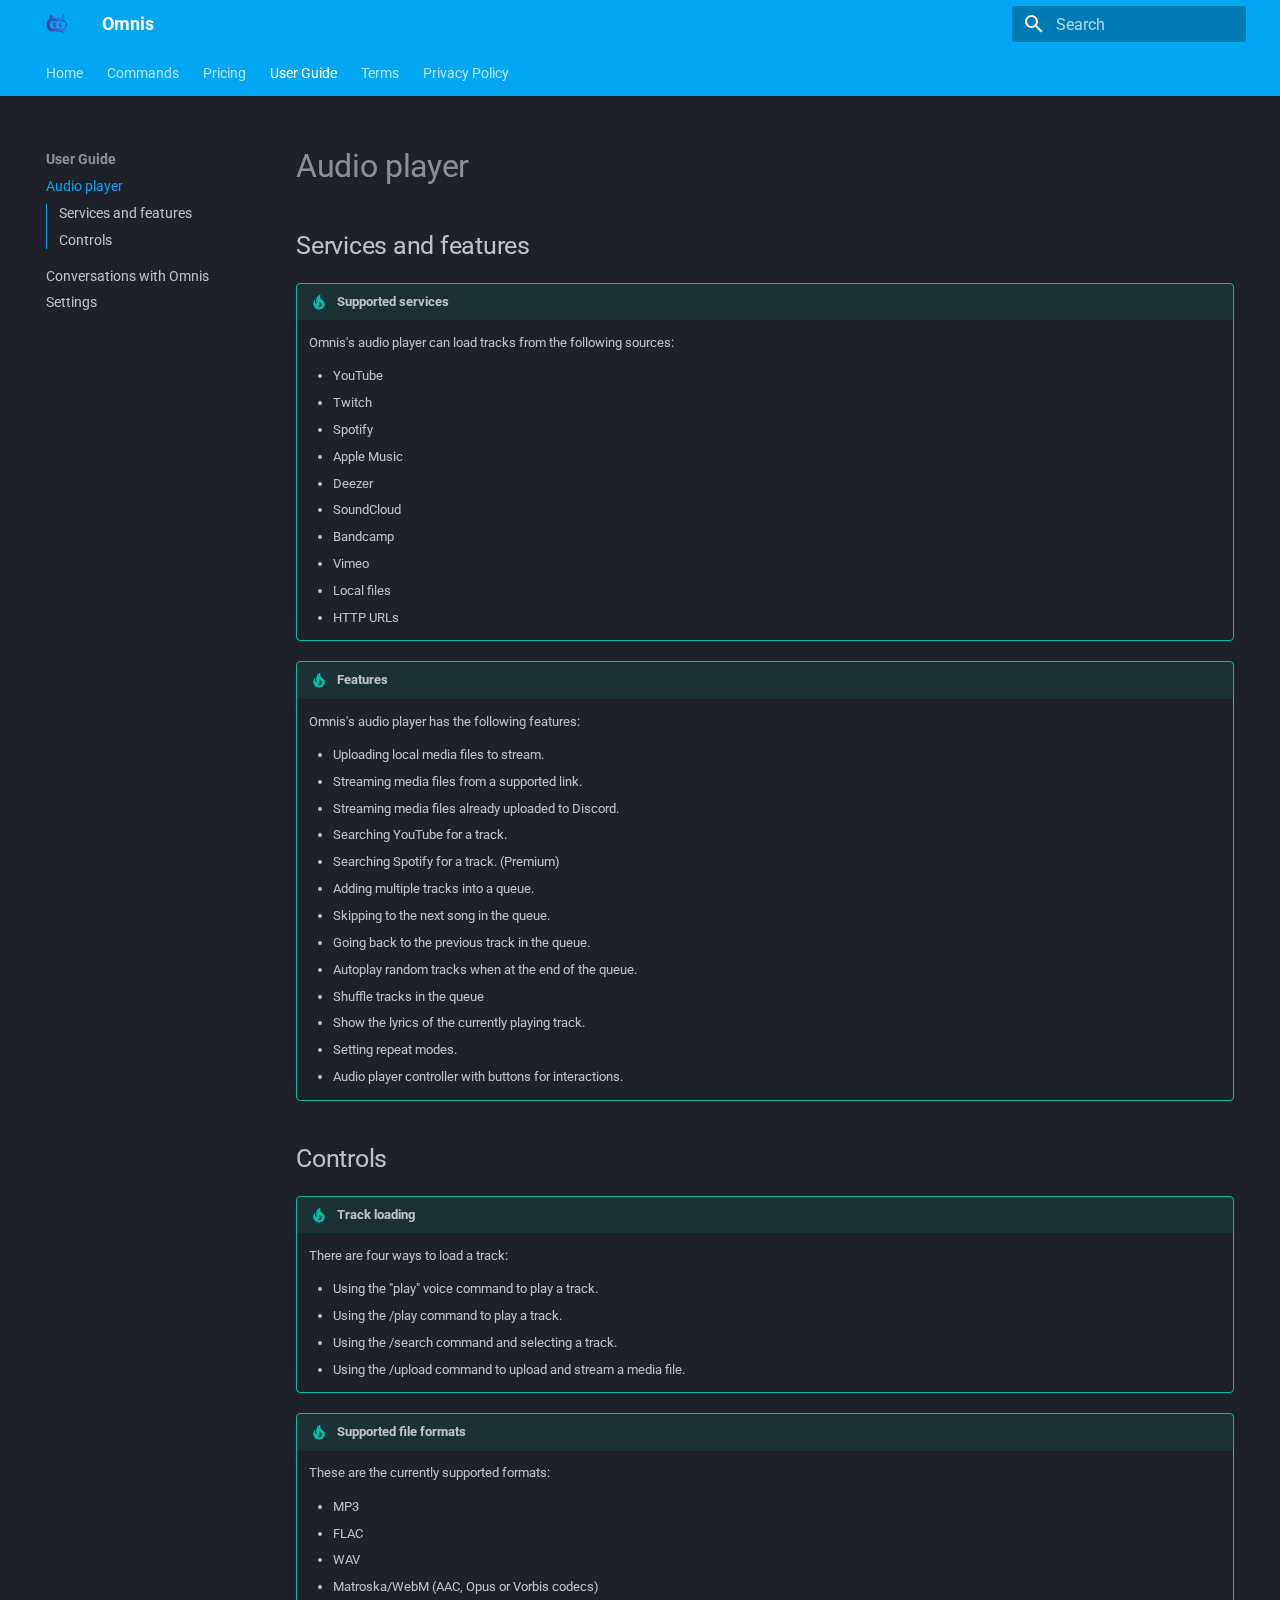
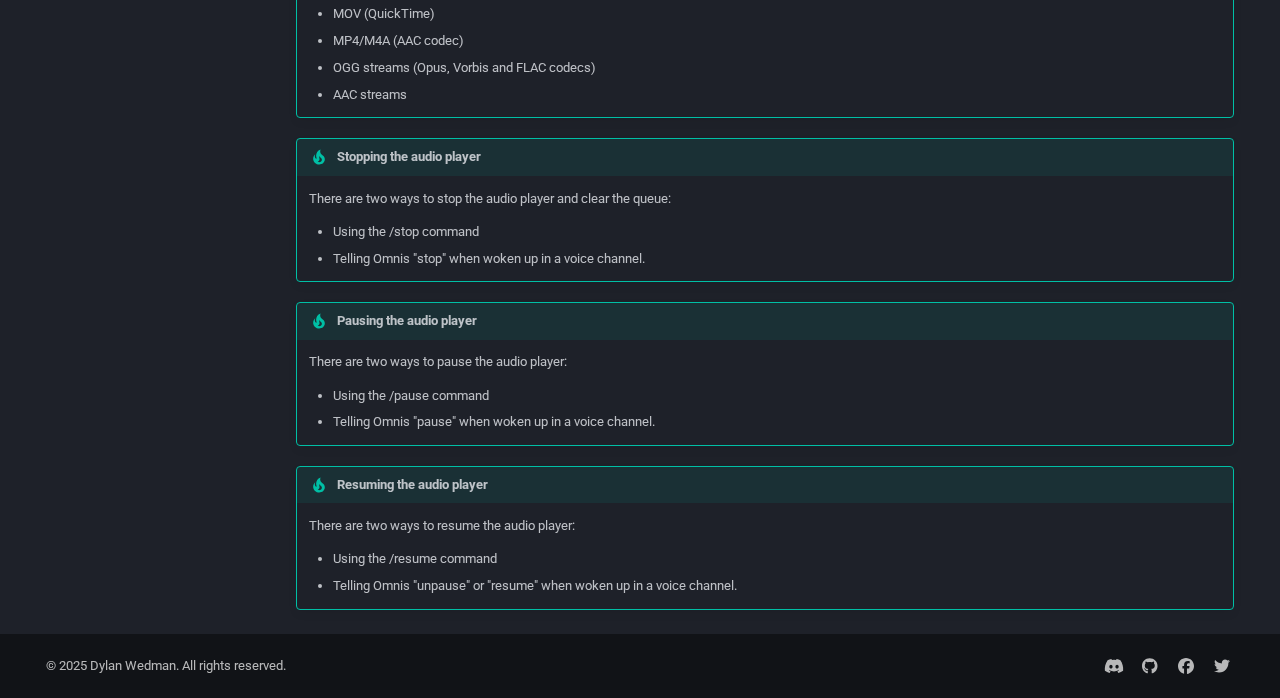
<file: user-guide/audio-player/index.html>
<!doctype html>
<html lang="en" class="no-js">
  <head>
    
      <meta charset="utf-8">
      <meta name="viewport" content="width=device-width,initial-scale=1">
      
        <meta name="description" content="A Discord bot with a more lively presence">
      
      
        <meta name="author" content="Dylan Wedman">
      
      
        <link rel="canonical" href="https://omnis-bot.com/user-guide/audio-player/">
      
      
        <link rel="prev" href="../../pricing/">
      
      
        <link rel="next" href="../conversations-with-omnis/">
      
      
      <link rel="icon" href="../../images/favicon.ico">
      <meta name="generator" content="mkdocs-1.5.3, mkdocs-material-9.4.14">
    
    
      
        <title>Audio player - Omnis</title>
      
    
    
      <link rel="stylesheet" href="../../assets/stylesheets/main.fad675c6.min.css">
      
        
        <link rel="stylesheet" href="../../assets/stylesheets/palette.356b1318.min.css">
      
      


    
    
      
    
    
      
        
        
        <link rel="preconnect" href="https://fonts.gstatic.com" crossorigin>
        <link rel="stylesheet" href="https://fonts.googleapis.com/css?family=Roboto:300,300i,400,400i,700,700i%7CRoboto+Mono:400,400i,700,700i&display=fallback">
        <style>:root{--md-text-font:"Roboto";--md-code-font:"Roboto Mono"}</style>
      
    
    
      <link rel="stylesheet" href="../../style.css">
    
    <script>__md_scope=new URL("../..",location),__md_hash=e=>[...e].reduce((e,_)=>(e<<5)-e+_.charCodeAt(0),0),__md_get=(e,_=localStorage,t=__md_scope)=>JSON.parse(_.getItem(t.pathname+"."+e)),__md_set=(e,_,t=localStorage,a=__md_scope)=>{try{t.setItem(a.pathname+"."+e,JSON.stringify(_))}catch(e){}}</script>
    
      

    
    
    
  </head>
  
  
    
    
      
    
    
    
    
    <body dir="ltr" data-md-color-scheme="slate" data-md-color-primary="light-blue" data-md-color-accent="indigo">
  
    
    
      <script>var palette=__md_get("__palette");if(palette&&"object"==typeof palette.color)for(var key of Object.keys(palette.color))document.body.setAttribute("data-md-color-"+key,palette.color[key])</script>
    
    <input class="md-toggle" data-md-toggle="drawer" type="checkbox" id="__drawer" autocomplete="off">
    <input class="md-toggle" data-md-toggle="search" type="checkbox" id="__search" autocomplete="off">
    <label class="md-overlay" for="__drawer"></label>
    <div data-md-component="skip">
      
        
        <a href="#audio-player" class="md-skip">
          Skip to content
        </a>
      
    </div>
    <div data-md-component="announce">
      
    </div>
    
    
      

<header class="md-header" data-md-component="header">
  <nav class="md-header__inner md-grid" aria-label="Header">
    <a href="../.." title="Omnis" class="md-header__button md-logo" aria-label="Omnis" data-md-component="logo">
      
  <img src="../../images/logo/logo.png" alt="logo">

    </a>
    <label class="md-header__button md-icon" for="__drawer">
      
      <svg xmlns="http://www.w3.org/2000/svg" viewBox="0 0 24 24"><path d="M3 6h18v2H3V6m0 5h18v2H3v-2m0 5h18v2H3v-2Z"/></svg>
    </label>
    <div class="md-header__title" data-md-component="header-title">
      <div class="md-header__ellipsis">
        <div class="md-header__topic">
          <span class="md-ellipsis">
            Omnis
          </span>
        </div>
        <div class="md-header__topic" data-md-component="header-topic">
          <span class="md-ellipsis">
            
              Audio player
            
          </span>
        </div>
      </div>
    </div>
    
      
        <form class="md-header__option" data-md-component="palette">
  
    
    
    
    <input class="md-option" data-md-color-media="" data-md-color-scheme="slate" data-md-color-primary="light-blue" data-md-color-accent="indigo"  aria-hidden="true"  type="radio" name="__palette" id="__palette_1">
    
  
</form>
      
    
    
    
      <label class="md-header__button md-icon" for="__search">
        
        <svg xmlns="http://www.w3.org/2000/svg" viewBox="0 0 24 24"><path d="M9.5 3A6.5 6.5 0 0 1 16 9.5c0 1.61-.59 3.09-1.56 4.23l.27.27h.79l5 5-1.5 1.5-5-5v-.79l-.27-.27A6.516 6.516 0 0 1 9.5 16 6.5 6.5 0 0 1 3 9.5 6.5 6.5 0 0 1 9.5 3m0 2C7 5 5 7 5 9.5S7 14 9.5 14 14 12 14 9.5 12 5 9.5 5Z"/></svg>
      </label>
      <div class="md-search" data-md-component="search" role="dialog">
  <label class="md-search__overlay" for="__search"></label>
  <div class="md-search__inner" role="search">
    <form class="md-search__form" name="search">
      <input type="text" class="md-search__input" name="query" aria-label="Search" placeholder="Search" autocapitalize="off" autocorrect="off" autocomplete="off" spellcheck="false" data-md-component="search-query" required>
      <label class="md-search__icon md-icon" for="__search">
        
        <svg xmlns="http://www.w3.org/2000/svg" viewBox="0 0 24 24"><path d="M9.5 3A6.5 6.5 0 0 1 16 9.5c0 1.61-.59 3.09-1.56 4.23l.27.27h.79l5 5-1.5 1.5-5-5v-.79l-.27-.27A6.516 6.516 0 0 1 9.5 16 6.5 6.5 0 0 1 3 9.5 6.5 6.5 0 0 1 9.5 3m0 2C7 5 5 7 5 9.5S7 14 9.5 14 14 12 14 9.5 12 5 9.5 5Z"/></svg>
        
        <svg xmlns="http://www.w3.org/2000/svg" viewBox="0 0 24 24"><path d="M20 11v2H8l5.5 5.5-1.42 1.42L4.16 12l7.92-7.92L13.5 5.5 8 11h12Z"/></svg>
      </label>
      <nav class="md-search__options" aria-label="Search">
        
        <button type="reset" class="md-search__icon md-icon" title="Clear" aria-label="Clear" tabindex="-1">
          
          <svg xmlns="http://www.w3.org/2000/svg" viewBox="0 0 24 24"><path d="M19 6.41 17.59 5 12 10.59 6.41 5 5 6.41 10.59 12 5 17.59 6.41 19 12 13.41 17.59 19 19 17.59 13.41 12 19 6.41Z"/></svg>
        </button>
      </nav>
      
        <div class="md-search__suggest" data-md-component="search-suggest"></div>
      
    </form>
    <div class="md-search__output">
      <div class="md-search__scrollwrap" data-md-scrollfix>
        <div class="md-search-result" data-md-component="search-result">
          <div class="md-search-result__meta">
            Initializing search
          </div>
          <ol class="md-search-result__list" role="presentation"></ol>
        </div>
      </div>
    </div>
  </div>
</div>
    
    
  </nav>
  
</header>
    
    <div class="md-container" data-md-component="container">
      
      
        
          
            
<nav class="md-tabs" aria-label="Tabs" data-md-component="tabs">
  <div class="md-grid">
    <ul class="md-tabs__list">
      
        
  
  
  
    <li class="md-tabs__item">
      <a href="../.." class="md-tabs__link">
        
  
    
  
  Home

      </a>
    </li>
  

      
        
  
  
  
    <li class="md-tabs__item">
      <a href="../../commands/" class="md-tabs__link">
        
  
    
  
  Commands

      </a>
    </li>
  

      
        
  
  
  
    <li class="md-tabs__item">
      <a href="../../pricing/" class="md-tabs__link">
        
  
    
  
  Pricing

      </a>
    </li>
  

      
        
  
  
    
  
  
    
    
      <li class="md-tabs__item md-tabs__item--active">
        <a href="./" class="md-tabs__link">
          
  
  User Guide

        </a>
      </li>
    
  

      
        
  
  
  
    <li class="md-tabs__item">
      <a href="../../terms/" class="md-tabs__link">
        
  
    
  
  Terms

      </a>
    </li>
  

      
        
  
  
  
    <li class="md-tabs__item">
      <a href="../../privacy-policy/" class="md-tabs__link">
        
  
    
  
  Privacy Policy

      </a>
    </li>
  

      
    </ul>
  </div>
</nav>
          
        
      
      <main class="md-main" data-md-component="main">
        <div class="md-main__inner md-grid">
          
            
              
              <div class="md-sidebar md-sidebar--primary" data-md-component="sidebar" data-md-type="navigation" >
                <div class="md-sidebar__scrollwrap">
                  <div class="md-sidebar__inner">
                    


  


  

<nav class="md-nav md-nav--primary md-nav--lifted md-nav--integrated" aria-label="Navigation" data-md-level="0">
  <label class="md-nav__title" for="__drawer">
    <a href="../.." title="Omnis" class="md-nav__button md-logo" aria-label="Omnis" data-md-component="logo">
      
  <img src="../../images/logo/logo.png" alt="logo">

    </a>
    Omnis
  </label>
  
  <ul class="md-nav__list" data-md-scrollfix>
    
      
      
  
  
  
  
    <li class="md-nav__item">
      <a href="../.." class="md-nav__link">
        
  
  <span class="md-ellipsis">
    Home
  </span>
  

      </a>
    </li>
  

    
      
      
  
  
  
  
    <li class="md-nav__item">
      <a href="../../commands/" class="md-nav__link">
        
  
  <span class="md-ellipsis">
    Commands
  </span>
  

      </a>
    </li>
  

    
      
      
  
  
  
  
    <li class="md-nav__item">
      <a href="../../pricing/" class="md-nav__link">
        
  
  <span class="md-ellipsis">
    Pricing
  </span>
  

      </a>
    </li>
  

    
      
      
  
  
    
  
  
  
    
    
    
    
    
      
      
    
    <li class="md-nav__item md-nav__item--active md-nav__item--section md-nav__item--nested">
      
        
        
        
        <input class="md-nav__toggle md-toggle " type="checkbox" id="__nav_4" checked>
        
          
          <label class="md-nav__link" for="__nav_4" id="__nav_4_label" tabindex="">
            
  
  <span class="md-ellipsis">
    User Guide
  </span>
  

            <span class="md-nav__icon md-icon"></span>
          </label>
        
        <nav class="md-nav" data-md-level="1" aria-labelledby="__nav_4_label" aria-expanded="true">
          <label class="md-nav__title" for="__nav_4">
            <span class="md-nav__icon md-icon"></span>
            User Guide
          </label>
          <ul class="md-nav__list" data-md-scrollfix>
            
              
                
  
  
    
  
  
  
    <li class="md-nav__item md-nav__item--active">
      
      <input class="md-nav__toggle md-toggle" type="checkbox" id="__toc">
      
      
        
      
      
        <label class="md-nav__link md-nav__link--active" for="__toc">
          
  
  <span class="md-ellipsis">
    Audio player
  </span>
  

          <span class="md-nav__icon md-icon"></span>
        </label>
      
      <a href="./" class="md-nav__link md-nav__link--active">
        
  
  <span class="md-ellipsis">
    Audio player
  </span>
  

      </a>
      
        

<nav class="md-nav md-nav--secondary" aria-label="Table of contents">
  
  
  
    
  
  
    <label class="md-nav__title" for="__toc">
      <span class="md-nav__icon md-icon"></span>
      Table of contents
    </label>
    <ul class="md-nav__list" data-md-component="toc" data-md-scrollfix>
      
        <li class="md-nav__item">
  <a href="#services-and-features" class="md-nav__link">
    <span class="md-ellipsis">
      Services and features
    </span>
  </a>
  
</li>
      
        <li class="md-nav__item">
  <a href="#controls" class="md-nav__link">
    <span class="md-ellipsis">
      Controls
    </span>
  </a>
  
</li>
      
    </ul>
  
</nav>
      
    </li>
  

              
            
              
                
  
  
  
  
    <li class="md-nav__item">
      <a href="../conversations-with-omnis/" class="md-nav__link">
        
  
  <span class="md-ellipsis">
    Conversations with Omnis
  </span>
  

      </a>
    </li>
  

              
            
              
                
  
  
  
  
    <li class="md-nav__item">
      <a href="../settings/" class="md-nav__link">
        
  
  <span class="md-ellipsis">
    Settings
  </span>
  

      </a>
    </li>
  

              
            
          </ul>
        </nav>
      
    </li>
  

    
      
      
  
  
  
  
    <li class="md-nav__item">
      <a href="../../terms/" class="md-nav__link">
        
  
  <span class="md-ellipsis">
    Terms
  </span>
  

      </a>
    </li>
  

    
      
      
  
  
  
  
    <li class="md-nav__item">
      <a href="../../privacy-policy/" class="md-nav__link">
        
  
  <span class="md-ellipsis">
    Privacy Policy
  </span>
  

      </a>
    </li>
  

    
  </ul>
</nav>
                  </div>
                </div>
              </div>
            
            
          
          
            <div class="md-content" data-md-component="content">
              <article class="md-content__inner md-typeset">
                
                  


<h1 id="audio-player"><strong>Audio player</strong></h1>
<h2 id="services-and-features"><strong>Services and features</strong></h2>
<div class="admonition tip">
<p class="admonition-title">Supported services</p>
<p>Omnis's audio player can load tracks from the following sources:</p>
<ul>
<li>YouTube</li>
<li>Twitch</li>
<li>Spotify</li>
<li>Apple Music</li>
<li>Deezer</li>
<li>SoundCloud</li>
<li>Bandcamp</li>
<li>Vimeo</li>
<li>Local files</li>
<li>HTTP URLs</li>
</ul>
</div>
<div class="admonition tip">
<p class="admonition-title">Features</p>
<p>Omnis's audio player has the following features:</p>
<ul>
<li>Uploading local media files to stream.</li>
<li>Streaming media files from a supported link.</li>
<li>Streaming media files already uploaded to Discord.</li>
<li>Searching YouTube for a track.</li>
<li>Searching Spotify for a track. (Premium)</li>
<li>Adding multiple tracks into a queue.</li>
<li>Skipping to the next song in the queue.</li>
<li>Going back to the previous track in the queue.</li>
<li>Autoplay random tracks when at the end of the queue.</li>
<li>Shuffle tracks in the queue</li>
<li>Show the lyrics of the currently playing track.</li>
<li>Setting repeat modes.</li>
<li>Audio player controller with buttons for interactions.</li>
</ul>
</div>
<h2 id="controls"><strong>Controls</strong></h2>
<div class="admonition tip">
<p class="admonition-title">Track loading</p>
<p>There are four ways to load a track:</p>
<ul>
<li>Using the "play" voice command to play a track.</li>
<li>Using the /play command to play a track.</li>
<li>Using the /search command and selecting a track.</li>
<li>Using the /upload command to upload and stream a media file.</li>
</ul>
</div>
<div class="admonition tip">
<p class="admonition-title">Supported file formats</p>
<p>These are the currently supported formats:</p>
<ul>
<li>MP3</li>
<li>FLAC</li>
<li>WAV</li>
<li>Matroska/WebM (AAC, Opus or Vorbis codecs)</li>
<li>MOV (QuickTime)</li>
<li>MP4/M4A (AAC codec)</li>
<li>OGG streams (Opus, Vorbis and FLAC codecs)</li>
<li>AAC streams</li>
</ul>
</div>
<div class="admonition tip">
<p class="admonition-title">Stopping the audio player</p>
<p>There are two ways to stop the audio player and clear the queue:</p>
<ul>
<li>Using the /stop command</li>
<li>Telling Omnis "stop" when woken up in a voice channel.</li>
</ul>
</div>
<div class="admonition tip">
<p class="admonition-title">Pausing the audio player</p>
<p>There are two ways to pause the audio player:</p>
<ul>
<li>Using the /pause command</li>
<li>Telling Omnis "pause" when woken up in a voice channel.</li>
</ul>
</div>
<div class="admonition tip">
<p class="admonition-title">Resuming the audio player</p>
<p>There are two ways to resume the audio player:</p>
<ul>
<li>Using the /resume command</li>
<li>Telling Omnis "unpause" or "resume" when woken up in a voice channel.</li>
</ul>
</div>





                
              </article>
            </div>
          
          
  <script>var tabs=__md_get("__tabs");if(Array.isArray(tabs))e:for(var set of document.querySelectorAll(".tabbed-set")){var tab,labels=set.querySelector(".tabbed-labels");for(tab of tabs)for(var label of labels.getElementsByTagName("label"))if(label.innerText.trim()===tab){var input=document.getElementById(label.htmlFor);input.checked=!0;continue e}}</script>

        </div>
        
          <button type="button" class="md-top md-icon" data-md-component="top" hidden>
  
  <svg xmlns="http://www.w3.org/2000/svg" viewBox="0 0 24 24"><path d="M13 20h-2V8l-5.5 5.5-1.42-1.42L12 4.16l7.92 7.92-1.42 1.42L13 8v12Z"/></svg>
  Back to top
</button>
        
      </main>
      
<footer class="md-footer">
	<div class="md-footer-meta md-typeset">
		<div class="md-footer-meta__inner md-grid">
			<div class="md-copyright">
				<div class="md-copyright__highlight">
					&copy; 2025 <a href="https://github.com/dylwedma11748" target="_blank" rel="noopener">Dylan Wedman</a>. All rights reserved.
				</div>
			</div>

		<div class="md-social">
			<a href="https://discord.com/api/oauth2/authorize?client_id=1079301591548563527&permissions=277062470720&scope=bot" target="_blank" rel="noopener" title="discord.com" class="md-social__link">
				<svg xmlns="http://www.w3.org/2000/svg" viewBox="0 0 640 512"><!--! Font Awesome Free 6.5.1 by @fontawesome - https://fontawesome.com License - https://fontawesome.com/license/free (Icons: CC BY 4.0, Fonts: SIL OFL 1.1, Code: MIT License) Copyright 2023 Fonticons, Inc.--><path d="M524.531 69.836a1.5 1.5 0 0 0-.764-.7A485.065 485.065 0 0 0 404.081 32.03a1.816 1.816 0 0 0-1.923.91 337.461 337.461 0 0 0-14.9 30.6 447.848 447.848 0 0 0-134.426 0 309.541 309.541 0 0 0-15.135-30.6 1.89 1.89 0 0 0-1.924-.91 483.689 483.689 0 0 0-119.688 37.107 1.712 1.712 0 0 0-.788.676C39.068 183.651 18.186 294.69 28.43 404.354a2.016 2.016 0 0 0 .765 1.375 487.666 487.666 0 0 0 146.825 74.189 1.9 1.9 0 0 0 2.063-.676A348.2 348.2 0 0 0 208.12 430.4a1.86 1.86 0 0 0-1.019-2.588 321.173 321.173 0 0 1-45.868-21.853 1.885 1.885 0 0 1-.185-3.126 251.047 251.047 0 0 0 9.109-7.137 1.819 1.819 0 0 1 1.9-.256c96.229 43.917 200.41 43.917 295.5 0a1.812 1.812 0 0 1 1.924.233 234.533 234.533 0 0 0 9.132 7.16 1.884 1.884 0 0 1-.162 3.126 301.407 301.407 0 0 1-45.89 21.83 1.875 1.875 0 0 0-1 2.611 391.055 391.055 0 0 0 30.014 48.815 1.864 1.864 0 0 0 2.063.7A486.048 486.048 0 0 0 610.7 405.729a1.882 1.882 0 0 0 .765-1.352c12.264-126.783-20.532-236.912-86.934-334.541ZM222.491 337.58c-28.972 0-52.844-26.587-52.844-59.239s23.409-59.241 52.844-59.241c29.665 0 53.306 26.82 52.843 59.239 0 32.654-23.41 59.241-52.843 59.241Zm195.38 0c-28.971 0-52.843-26.587-52.843-59.239s23.409-59.241 52.843-59.241c29.667 0 53.307 26.82 52.844 59.239 0 32.654-23.177 59.241-52.844 59.241Z"/></svg>
			</a>
	
			<a href="https://github.com/dylwedma11748" target="_blank" rel="noopener" title="github.com" class="md-social__link">
				<svg xmlns="http://www.w3.org/2000/svg" viewBox="0 0 496 512"><!--! Font Awesome Free 6.5.1 by @fontawesome - https://fontawesome.com License - https://fontawesome.com/license/free (Icons: CC BY 4.0, Fonts: SIL OFL 1.1, Code: MIT License) Copyright 2023 Fonticons, Inc.--><path d="M165.9 397.4c0 2-2.3 3.6-5.2 3.6-3.3.3-5.6-1.3-5.6-3.6 0-2 2.3-3.6 5.2-3.6 3-.3 5.6 1.3 5.6 3.6zm-31.1-4.5c-.7 2 1.3 4.3 4.3 4.9 2.6 1 5.6 0 6.2-2s-1.3-4.3-4.3-5.2c-2.6-.7-5.5.3-6.2 2.3zm44.2-1.7c-2.9.7-4.9 2.6-4.6 4.9.3 2 2.9 3.3 5.9 2.6 2.9-.7 4.9-2.6 4.6-4.6-.3-1.9-3-3.2-5.9-2.9zM244.8 8C106.1 8 0 113.3 0 252c0 110.9 69.8 205.8 169.5 239.2 12.8 2.3 17.3-5.6 17.3-12.1 0-6.2-.3-40.4-.3-61.4 0 0-70 15-84.7-29.8 0 0-11.4-29.1-27.8-36.6 0 0-22.9-15.7 1.6-15.4 0 0 24.9 2 38.6 25.8 21.9 38.6 58.6 27.5 72.9 20.9 2.3-16 8.8-27.1 16-33.7-55.9-6.2-112.3-14.3-112.3-110.5 0-27.5 7.6-41.3 23.6-58.9-2.6-6.5-11.1-33.3 2.6-67.9 20.9-6.5 69 27 69 27 20-5.6 41.5-8.5 62.8-8.5s42.8 2.9 62.8 8.5c0 0 48.1-33.6 69-27 13.7 34.7 5.2 61.4 2.6 67.9 16 17.7 25.8 31.5 25.8 58.9 0 96.5-58.9 104.2-114.8 110.5 9.2 7.9 17 22.9 17 46.4 0 33.7-.3 75.4-.3 83.6 0 6.5 4.6 14.4 17.3 12.1C428.2 457.8 496 362.9 496 252 496 113.3 383.5 8 244.8 8zM97.2 352.9c-1.3 1-1 3.3.7 5.2 1.6 1.6 3.9 2.3 5.2 1 1.3-1 1-3.3-.7-5.2-1.6-1.6-3.9-2.3-5.2-1zm-10.8-8.1c-.7 1.3.3 2.9 2.3 3.9 1.6 1 3.6.7 4.3-.7.7-1.3-.3-2.9-2.3-3.9-2-.6-3.6-.3-4.3.7zm32.4 35.6c-1.6 1.3-1 4.3 1.3 6.2 2.3 2.3 5.2 2.6 6.5 1 1.3-1.3.7-4.3-1.3-6.2-2.2-2.3-5.2-2.6-6.5-1zm-11.4-14.7c-1.6 1-1.6 3.6 0 5.9 1.6 2.3 4.3 3.3 5.6 2.3 1.6-1.3 1.6-3.9 0-6.2-1.4-2.3-4-3.3-5.6-2z"/></svg>
			</a>
		
			<a href="https://www.facebook.com/7thousandnumbers" target="_blank" rel="noopener" title="www.facebook.com" class="md-social__link">
				<svg xmlns="http://www.w3.org/2000/svg" viewBox="0 0 512 512"><!--! Font Awesome Free 6.5.1 by @fontawesome - https://fontawesome.com License - https://fontawesome.com/license/free (Icons: CC BY 4.0, Fonts: SIL OFL 1.1, Code: MIT License) Copyright 2023 Fonticons, Inc.--><path d="M512 256C512 114.6 397.4 0 256 0S0 114.6 0 256c0 120 82.7 220.8 194.2 248.5V334.2h-52.8V256h52.8v-33.7c0-87.1 39.4-127.5 125-127.5 16.2 0 44.2 3.2 55.7 6.4V172c-6-.6-16.5-1-29.6-1-42 0-58.2 15.9-58.2 57.2V256h83.6l-14.4 78.2H287v175.9C413.8 494.8 512 386.9 512 256z"/></svg>
			</a>
		
			<a href="https://twitter.com/7thousandnumber" target="_blank" rel="noopener" title="twitter.com" class="md-social__link">
				<svg xmlns="http://www.w3.org/2000/svg" viewBox="0 0 512 512"><!--! Font Awesome Free 6.5.1 by @fontawesome - https://fontawesome.com License - https://fontawesome.com/license/free (Icons: CC BY 4.0, Fonts: SIL OFL 1.1, Code: MIT License) Copyright 2023 Fonticons, Inc.--><path d="M459.37 151.716c.325 4.548.325 9.097.325 13.645 0 138.72-105.583 298.558-298.558 298.558-59.452 0-114.68-17.219-161.137-47.106 8.447.974 16.568 1.299 25.34 1.299 49.055 0 94.213-16.568 130.274-44.832-46.132-.975-84.792-31.188-98.112-72.772 6.498.974 12.995 1.624 19.818 1.624 9.421 0 18.843-1.3 27.614-3.573-48.081-9.747-84.143-51.98-84.143-102.985v-1.299c13.969 7.797 30.214 12.67 47.431 13.319-28.264-18.843-46.781-51.005-46.781-87.391 0-19.492 5.197-37.36 14.294-52.954 51.655 63.675 129.3 105.258 216.365 109.807-1.624-7.797-2.599-15.918-2.599-24.04 0-57.828 46.782-104.934 104.934-104.934 30.213 0 57.502 12.67 76.67 33.137 23.715-4.548 46.456-13.32 66.599-25.34-7.798 24.366-24.366 44.833-46.132 57.827 21.117-2.273 41.584-8.122 60.426-16.243-14.292 20.791-32.161 39.308-52.628 54.253z"/></svg>
			</a>
		</div>
		</div>
  </div>
</footer>

    </div>
    <div class="md-dialog" data-md-component="dialog">
      <div class="md-dialog__inner md-typeset"></div>
    </div>
    
      <div class="md-progress" data-md-component="progress" role="progressbar"></div>
    
    
    <script id="__config" type="application/json">{"base": "../..", "features": ["navigation.instant", "navigation.instant.progress", "navigation.sections", "navigation.tabs", "navigation.tracking", "navigation.top", "toc.integrate", "search.suggest", "search.highlight", "content.tabs.link", "content.code.annotation", "content.code.copy", "content.tooltips"], "search": "../../assets/javascripts/workers/search.f886a092.min.js", "translations": {"clipboard.copied": "Copied to clipboard", "clipboard.copy": "Copy to clipboard", "search.result.more.one": "1 more on this page", "search.result.more.other": "# more on this page", "search.result.none": "No matching documents", "search.result.one": "1 matching document", "search.result.other": "# matching documents", "search.result.placeholder": "Type to start searching", "search.result.term.missing": "Missing", "select.version": "Select version"}}</script>
    
    
      <script src="../../assets/javascripts/bundle.cd18aaf1.min.js"></script>
      
        <script src="../../scripts/video-check.js"></script>
      
    
  </body>
</html>
</file>
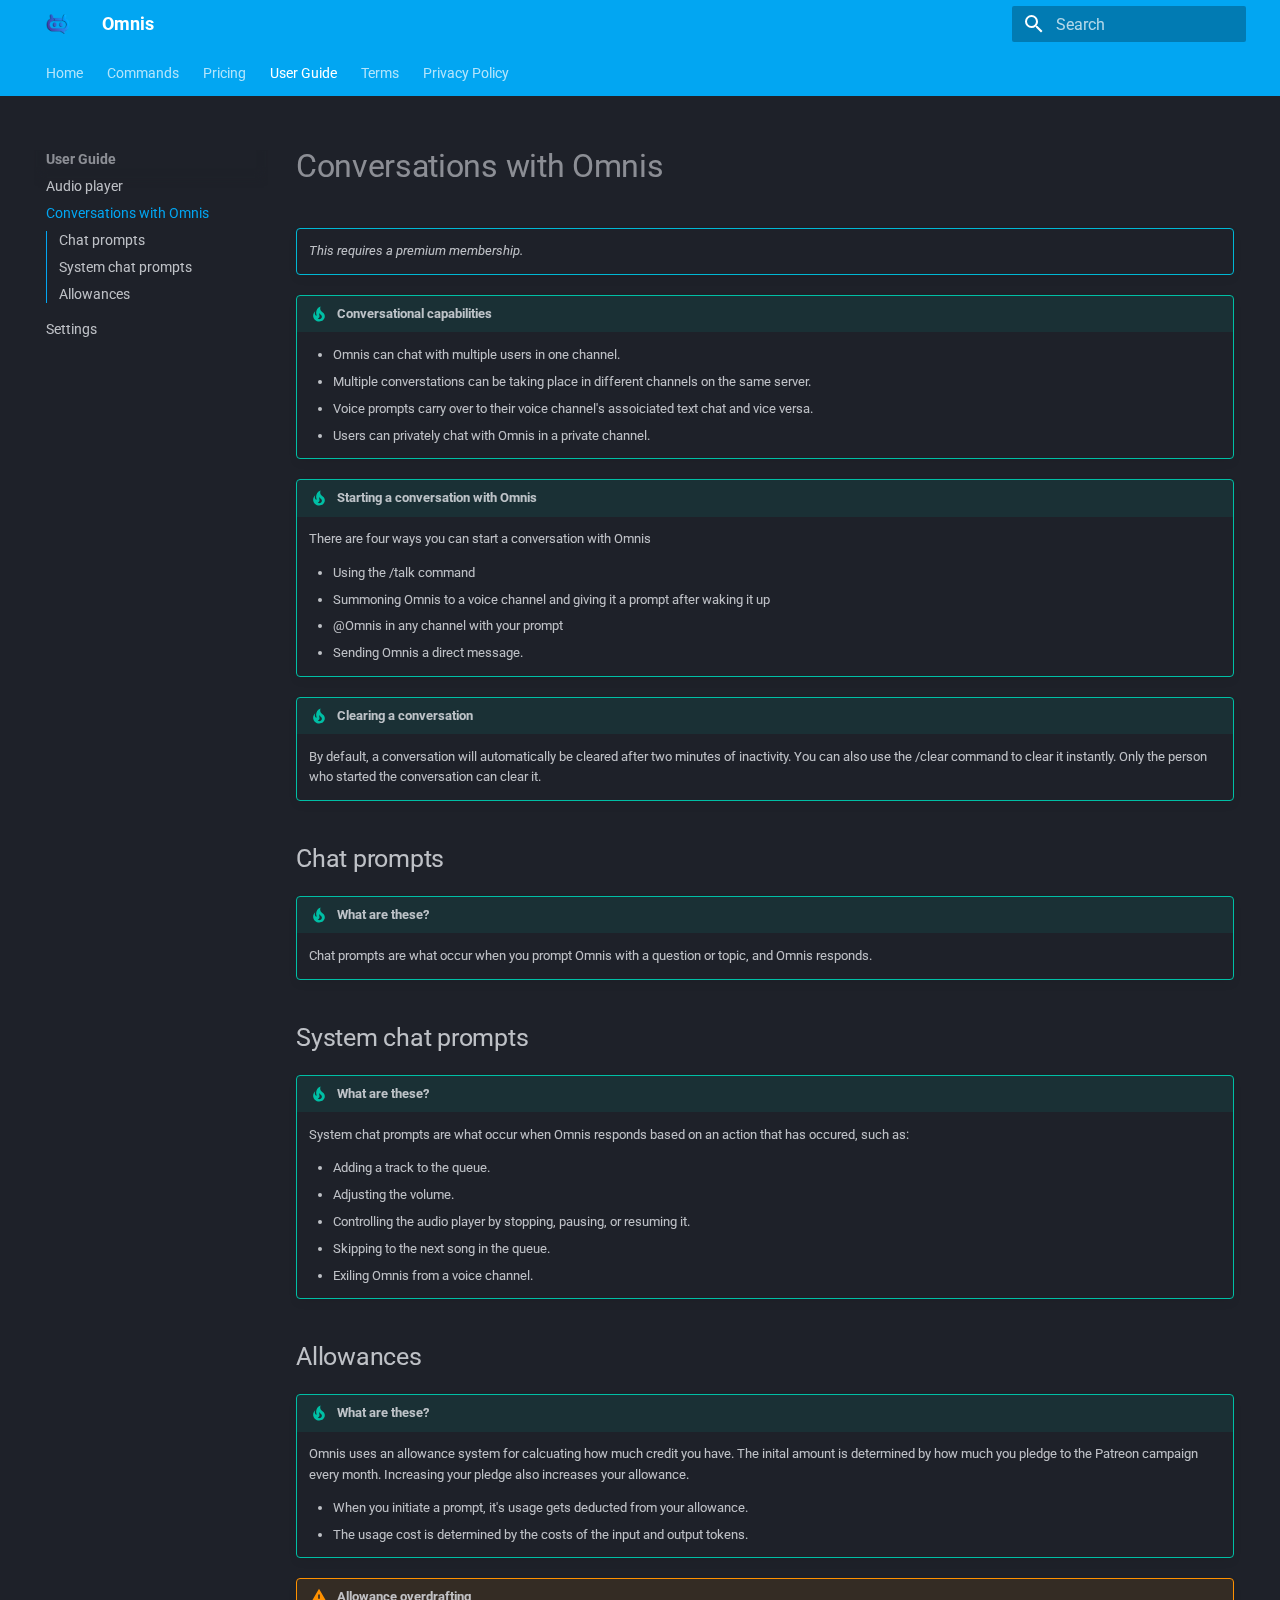
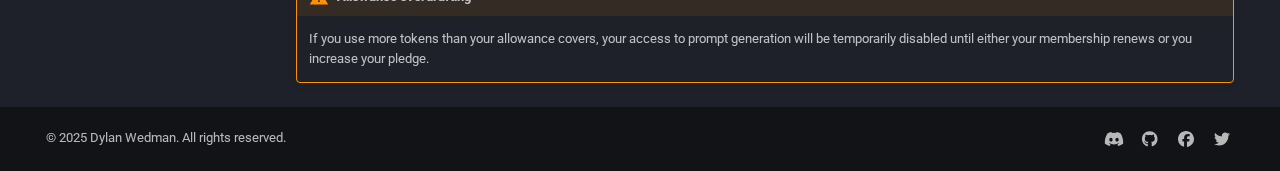
<file: user-guide/conversations-with-omnis/index.html>
<!doctype html>
<html lang="en" class="no-js">
  <head>
    
      <meta charset="utf-8">
      <meta name="viewport" content="width=device-width,initial-scale=1">
      
        <meta name="description" content="A Discord bot with a more lively presence">
      
      
        <meta name="author" content="Dylan Wedman">
      
      
        <link rel="canonical" href="https://omnis-bot.com/user-guide/conversations-with-omnis/">
      
      
        <link rel="prev" href="../audio-player/">
      
      
        <link rel="next" href="../settings/">
      
      
      <link rel="icon" href="../../images/favicon.ico">
      <meta name="generator" content="mkdocs-1.5.3, mkdocs-material-9.4.14">
    
    
      
        <title>Conversations with Omnis - Omnis</title>
      
    
    
      <link rel="stylesheet" href="../../assets/stylesheets/main.fad675c6.min.css">
      
        
        <link rel="stylesheet" href="../../assets/stylesheets/palette.356b1318.min.css">
      
      


    
    
      
    
    
      
        
        
        <link rel="preconnect" href="https://fonts.gstatic.com" crossorigin>
        <link rel="stylesheet" href="https://fonts.googleapis.com/css?family=Roboto:300,300i,400,400i,700,700i%7CRoboto+Mono:400,400i,700,700i&display=fallback">
        <style>:root{--md-text-font:"Roboto";--md-code-font:"Roboto Mono"}</style>
      
    
    
      <link rel="stylesheet" href="../../style.css">
    
    <script>__md_scope=new URL("../..",location),__md_hash=e=>[...e].reduce((e,_)=>(e<<5)-e+_.charCodeAt(0),0),__md_get=(e,_=localStorage,t=__md_scope)=>JSON.parse(_.getItem(t.pathname+"."+e)),__md_set=(e,_,t=localStorage,a=__md_scope)=>{try{t.setItem(a.pathname+"."+e,JSON.stringify(_))}catch(e){}}</script>
    
      

    
    
    
  </head>
  
  
    
    
      
    
    
    
    
    <body dir="ltr" data-md-color-scheme="slate" data-md-color-primary="light-blue" data-md-color-accent="indigo">
  
    
    
      <script>var palette=__md_get("__palette");if(palette&&"object"==typeof palette.color)for(var key of Object.keys(palette.color))document.body.setAttribute("data-md-color-"+key,palette.color[key])</script>
    
    <input class="md-toggle" data-md-toggle="drawer" type="checkbox" id="__drawer" autocomplete="off">
    <input class="md-toggle" data-md-toggle="search" type="checkbox" id="__search" autocomplete="off">
    <label class="md-overlay" for="__drawer"></label>
    <div data-md-component="skip">
      
        
        <a href="#conversations-with-omnis" class="md-skip">
          Skip to content
        </a>
      
    </div>
    <div data-md-component="announce">
      
    </div>
    
    
      

<header class="md-header" data-md-component="header">
  <nav class="md-header__inner md-grid" aria-label="Header">
    <a href="../.." title="Omnis" class="md-header__button md-logo" aria-label="Omnis" data-md-component="logo">
      
  <img src="../../images/logo/logo.png" alt="logo">

    </a>
    <label class="md-header__button md-icon" for="__drawer">
      
      <svg xmlns="http://www.w3.org/2000/svg" viewBox="0 0 24 24"><path d="M3 6h18v2H3V6m0 5h18v2H3v-2m0 5h18v2H3v-2Z"/></svg>
    </label>
    <div class="md-header__title" data-md-component="header-title">
      <div class="md-header__ellipsis">
        <div class="md-header__topic">
          <span class="md-ellipsis">
            Omnis
          </span>
        </div>
        <div class="md-header__topic" data-md-component="header-topic">
          <span class="md-ellipsis">
            
              Conversations with Omnis
            
          </span>
        </div>
      </div>
    </div>
    
      
        <form class="md-header__option" data-md-component="palette">
  
    
    
    
    <input class="md-option" data-md-color-media="" data-md-color-scheme="slate" data-md-color-primary="light-blue" data-md-color-accent="indigo"  aria-hidden="true"  type="radio" name="__palette" id="__palette_1">
    
  
</form>
      
    
    
    
      <label class="md-header__button md-icon" for="__search">
        
        <svg xmlns="http://www.w3.org/2000/svg" viewBox="0 0 24 24"><path d="M9.5 3A6.5 6.5 0 0 1 16 9.5c0 1.61-.59 3.09-1.56 4.23l.27.27h.79l5 5-1.5 1.5-5-5v-.79l-.27-.27A6.516 6.516 0 0 1 9.5 16 6.5 6.5 0 0 1 3 9.5 6.5 6.5 0 0 1 9.5 3m0 2C7 5 5 7 5 9.5S7 14 9.5 14 14 12 14 9.5 12 5 9.5 5Z"/></svg>
      </label>
      <div class="md-search" data-md-component="search" role="dialog">
  <label class="md-search__overlay" for="__search"></label>
  <div class="md-search__inner" role="search">
    <form class="md-search__form" name="search">
      <input type="text" class="md-search__input" name="query" aria-label="Search" placeholder="Search" autocapitalize="off" autocorrect="off" autocomplete="off" spellcheck="false" data-md-component="search-query" required>
      <label class="md-search__icon md-icon" for="__search">
        
        <svg xmlns="http://www.w3.org/2000/svg" viewBox="0 0 24 24"><path d="M9.5 3A6.5 6.5 0 0 1 16 9.5c0 1.61-.59 3.09-1.56 4.23l.27.27h.79l5 5-1.5 1.5-5-5v-.79l-.27-.27A6.516 6.516 0 0 1 9.5 16 6.5 6.5 0 0 1 3 9.5 6.5 6.5 0 0 1 9.5 3m0 2C7 5 5 7 5 9.5S7 14 9.5 14 14 12 14 9.5 12 5 9.5 5Z"/></svg>
        
        <svg xmlns="http://www.w3.org/2000/svg" viewBox="0 0 24 24"><path d="M20 11v2H8l5.5 5.5-1.42 1.42L4.16 12l7.92-7.92L13.5 5.5 8 11h12Z"/></svg>
      </label>
      <nav class="md-search__options" aria-label="Search">
        
        <button type="reset" class="md-search__icon md-icon" title="Clear" aria-label="Clear" tabindex="-1">
          
          <svg xmlns="http://www.w3.org/2000/svg" viewBox="0 0 24 24"><path d="M19 6.41 17.59 5 12 10.59 6.41 5 5 6.41 10.59 12 5 17.59 6.41 19 12 13.41 17.59 19 19 17.59 13.41 12 19 6.41Z"/></svg>
        </button>
      </nav>
      
        <div class="md-search__suggest" data-md-component="search-suggest"></div>
      
    </form>
    <div class="md-search__output">
      <div class="md-search__scrollwrap" data-md-scrollfix>
        <div class="md-search-result" data-md-component="search-result">
          <div class="md-search-result__meta">
            Initializing search
          </div>
          <ol class="md-search-result__list" role="presentation"></ol>
        </div>
      </div>
    </div>
  </div>
</div>
    
    
  </nav>
  
</header>
    
    <div class="md-container" data-md-component="container">
      
      
        
          
            
<nav class="md-tabs" aria-label="Tabs" data-md-component="tabs">
  <div class="md-grid">
    <ul class="md-tabs__list">
      
        
  
  
  
    <li class="md-tabs__item">
      <a href="../.." class="md-tabs__link">
        
  
    
  
  Home

      </a>
    </li>
  

      
        
  
  
  
    <li class="md-tabs__item">
      <a href="../../commands/" class="md-tabs__link">
        
  
    
  
  Commands

      </a>
    </li>
  

      
        
  
  
  
    <li class="md-tabs__item">
      <a href="../../pricing/" class="md-tabs__link">
        
  
    
  
  Pricing

      </a>
    </li>
  

      
        
  
  
    
  
  
    
    
      <li class="md-tabs__item md-tabs__item--active">
        <a href="../audio-player/" class="md-tabs__link">
          
  
  User Guide

        </a>
      </li>
    
  

      
        
  
  
  
    <li class="md-tabs__item">
      <a href="../../terms/" class="md-tabs__link">
        
  
    
  
  Terms

      </a>
    </li>
  

      
        
  
  
  
    <li class="md-tabs__item">
      <a href="../../privacy-policy/" class="md-tabs__link">
        
  
    
  
  Privacy Policy

      </a>
    </li>
  

      
    </ul>
  </div>
</nav>
          
        
      
      <main class="md-main" data-md-component="main">
        <div class="md-main__inner md-grid">
          
            
              
              <div class="md-sidebar md-sidebar--primary" data-md-component="sidebar" data-md-type="navigation" >
                <div class="md-sidebar__scrollwrap">
                  <div class="md-sidebar__inner">
                    


  


  

<nav class="md-nav md-nav--primary md-nav--lifted md-nav--integrated" aria-label="Navigation" data-md-level="0">
  <label class="md-nav__title" for="__drawer">
    <a href="../.." title="Omnis" class="md-nav__button md-logo" aria-label="Omnis" data-md-component="logo">
      
  <img src="../../images/logo/logo.png" alt="logo">

    </a>
    Omnis
  </label>
  
  <ul class="md-nav__list" data-md-scrollfix>
    
      
      
  
  
  
  
    <li class="md-nav__item">
      <a href="../.." class="md-nav__link">
        
  
  <span class="md-ellipsis">
    Home
  </span>
  

      </a>
    </li>
  

    
      
      
  
  
  
  
    <li class="md-nav__item">
      <a href="../../commands/" class="md-nav__link">
        
  
  <span class="md-ellipsis">
    Commands
  </span>
  

      </a>
    </li>
  

    
      
      
  
  
  
  
    <li class="md-nav__item">
      <a href="../../pricing/" class="md-nav__link">
        
  
  <span class="md-ellipsis">
    Pricing
  </span>
  

      </a>
    </li>
  

    
      
      
  
  
    
  
  
  
    
    
    
    
    
      
      
    
    <li class="md-nav__item md-nav__item--active md-nav__item--section md-nav__item--nested">
      
        
        
        
        <input class="md-nav__toggle md-toggle " type="checkbox" id="__nav_4" checked>
        
          
          <label class="md-nav__link" for="__nav_4" id="__nav_4_label" tabindex="">
            
  
  <span class="md-ellipsis">
    User Guide
  </span>
  

            <span class="md-nav__icon md-icon"></span>
          </label>
        
        <nav class="md-nav" data-md-level="1" aria-labelledby="__nav_4_label" aria-expanded="true">
          <label class="md-nav__title" for="__nav_4">
            <span class="md-nav__icon md-icon"></span>
            User Guide
          </label>
          <ul class="md-nav__list" data-md-scrollfix>
            
              
                
  
  
  
  
    <li class="md-nav__item">
      <a href="../audio-player/" class="md-nav__link">
        
  
  <span class="md-ellipsis">
    Audio player
  </span>
  

      </a>
    </li>
  

              
            
              
                
  
  
    
  
  
  
    <li class="md-nav__item md-nav__item--active">
      
      <input class="md-nav__toggle md-toggle" type="checkbox" id="__toc">
      
      
        
      
      
        <label class="md-nav__link md-nav__link--active" for="__toc">
          
  
  <span class="md-ellipsis">
    Conversations with Omnis
  </span>
  

          <span class="md-nav__icon md-icon"></span>
        </label>
      
      <a href="./" class="md-nav__link md-nav__link--active">
        
  
  <span class="md-ellipsis">
    Conversations with Omnis
  </span>
  

      </a>
      
        

<nav class="md-nav md-nav--secondary" aria-label="Table of contents">
  
  
  
    
  
  
    <label class="md-nav__title" for="__toc">
      <span class="md-nav__icon md-icon"></span>
      Table of contents
    </label>
    <ul class="md-nav__list" data-md-component="toc" data-md-scrollfix>
      
        <li class="md-nav__item">
  <a href="#chat-prompts" class="md-nav__link">
    <span class="md-ellipsis">
      Chat prompts
    </span>
  </a>
  
</li>
      
        <li class="md-nav__item">
  <a href="#system-chat-prompts" class="md-nav__link">
    <span class="md-ellipsis">
      System chat prompts
    </span>
  </a>
  
</li>
      
        <li class="md-nav__item">
  <a href="#allowances" class="md-nav__link">
    <span class="md-ellipsis">
      Allowances
    </span>
  </a>
  
</li>
      
    </ul>
  
</nav>
      
    </li>
  

              
            
              
                
  
  
  
  
    <li class="md-nav__item">
      <a href="../settings/" class="md-nav__link">
        
  
  <span class="md-ellipsis">
    Settings
  </span>
  

      </a>
    </li>
  

              
            
          </ul>
        </nav>
      
    </li>
  

    
      
      
  
  
  
  
    <li class="md-nav__item">
      <a href="../../terms/" class="md-nav__link">
        
  
  <span class="md-ellipsis">
    Terms
  </span>
  

      </a>
    </li>
  

    
      
      
  
  
  
  
    <li class="md-nav__item">
      <a href="../../privacy-policy/" class="md-nav__link">
        
  
  <span class="md-ellipsis">
    Privacy Policy
  </span>
  

      </a>
    </li>
  

    
  </ul>
</nav>
                  </div>
                </div>
              </div>
            
            
          
          
            <div class="md-content" data-md-component="content">
              <article class="md-content__inner md-typeset">
                
                  


<h1 id="conversations-with-omnis"><strong>Conversations with Omnis</strong></h1>
<div class="admonition info">
<p><i> This requires a premium membership. </i></p>
</div>
<div class="admonition tip">
<p class="admonition-title">Conversational capabilities</p>
<ul>
<li>Omnis can chat with multiple users in one channel.</li>
<li>Multiple converstations can be taking place in different channels on the same server.</li>
<li>Voice prompts carry over to their voice channel's assoiciated text chat and vice versa.</li>
<li>Users can privately chat with Omnis in a private channel.</li>
</ul>
</div>
<div class="admonition tip">
<p class="admonition-title">Starting a conversation with Omnis</p>
<p>There are four ways you can start a conversation with Omnis</p>
<ul>
<li>Using the /talk command</li>
<li>Summoning Omnis to a voice channel and giving it a prompt after waking it up</li>
<li>@Omnis in any channel with your prompt</li>
<li>Sending Omnis a direct message.</li>
</ul>
</div>
<div class="admonition tip">
<p class="admonition-title">Clearing a conversation</p>
<p>By default, a conversation will automatically be cleared after two minutes of inactivity. You can also use the /clear command to clear it instantly. Only the person who started the conversation can clear it.</p>
</div>
<h2 id="chat-prompts"><strong>Chat prompts</strong></h2>
<div class="admonition tip">
<p class="admonition-title">What are these?</p>
<p>Chat prompts are what occur when you prompt Omnis with a question or topic, and Omnis responds.</p>
</div>
<h2 id="system-chat-prompts"><strong>System chat prompts</strong></h2>
<div class="admonition tip">
<p class="admonition-title">What are these?</p>
<p>System chat prompts are what occur when Omnis responds based on an action that has occured, such as:</p>
<ul>
<li>Adding a track to the queue.</li>
<li>Adjusting the volume.</li>
<li>Controlling the audio player by stopping, pausing, or resuming it.</li>
<li>Skipping to the next song in the queue.</li>
<li>Exiling Omnis from a voice channel.</li>
</ul>
</div>
<h2 id="allowances"><strong>Allowances</strong></h2>
<div class="admonition tip">
<p class="admonition-title">What are these?</p>
<p>Omnis uses an allowance system for calcuating how much credit you have. The inital amount is determined by how much you pledge to the Patreon campaign every month. Increasing your pledge also increases your allowance.</p>
<ul>
<li>When you initiate a prompt, it's usage gets deducted from your allowance.</li>
<li>The usage cost is determined by the costs of the input and output tokens.</li>
</ul>
</div>
<div class="admonition warning">
<p class="admonition-title">Allowance overdrafting</p>
<p>If you use more tokens than your allowance covers, your access to prompt generation will be temporarily disabled until either your membership renews or you increase your pledge.</p>
</div>





                
              </article>
            </div>
          
          
  <script>var tabs=__md_get("__tabs");if(Array.isArray(tabs))e:for(var set of document.querySelectorAll(".tabbed-set")){var tab,labels=set.querySelector(".tabbed-labels");for(tab of tabs)for(var label of labels.getElementsByTagName("label"))if(label.innerText.trim()===tab){var input=document.getElementById(label.htmlFor);input.checked=!0;continue e}}</script>

        </div>
        
          <button type="button" class="md-top md-icon" data-md-component="top" hidden>
  
  <svg xmlns="http://www.w3.org/2000/svg" viewBox="0 0 24 24"><path d="M13 20h-2V8l-5.5 5.5-1.42-1.42L12 4.16l7.92 7.92-1.42 1.42L13 8v12Z"/></svg>
  Back to top
</button>
        
      </main>
      
<footer class="md-footer">
	<div class="md-footer-meta md-typeset">
		<div class="md-footer-meta__inner md-grid">
			<div class="md-copyright">
				<div class="md-copyright__highlight">
					&copy; 2025 <a href="https://github.com/dylwedma11748" target="_blank" rel="noopener">Dylan Wedman</a>. All rights reserved.
				</div>
			</div>

		<div class="md-social">
			<a href="https://discord.com/api/oauth2/authorize?client_id=1079301591548563527&permissions=277062470720&scope=bot" target="_blank" rel="noopener" title="discord.com" class="md-social__link">
				<svg xmlns="http://www.w3.org/2000/svg" viewBox="0 0 640 512"><!--! Font Awesome Free 6.5.1 by @fontawesome - https://fontawesome.com License - https://fontawesome.com/license/free (Icons: CC BY 4.0, Fonts: SIL OFL 1.1, Code: MIT License) Copyright 2023 Fonticons, Inc.--><path d="M524.531 69.836a1.5 1.5 0 0 0-.764-.7A485.065 485.065 0 0 0 404.081 32.03a1.816 1.816 0 0 0-1.923.91 337.461 337.461 0 0 0-14.9 30.6 447.848 447.848 0 0 0-134.426 0 309.541 309.541 0 0 0-15.135-30.6 1.89 1.89 0 0 0-1.924-.91 483.689 483.689 0 0 0-119.688 37.107 1.712 1.712 0 0 0-.788.676C39.068 183.651 18.186 294.69 28.43 404.354a2.016 2.016 0 0 0 .765 1.375 487.666 487.666 0 0 0 146.825 74.189 1.9 1.9 0 0 0 2.063-.676A348.2 348.2 0 0 0 208.12 430.4a1.86 1.86 0 0 0-1.019-2.588 321.173 321.173 0 0 1-45.868-21.853 1.885 1.885 0 0 1-.185-3.126 251.047 251.047 0 0 0 9.109-7.137 1.819 1.819 0 0 1 1.9-.256c96.229 43.917 200.41 43.917 295.5 0a1.812 1.812 0 0 1 1.924.233 234.533 234.533 0 0 0 9.132 7.16 1.884 1.884 0 0 1-.162 3.126 301.407 301.407 0 0 1-45.89 21.83 1.875 1.875 0 0 0-1 2.611 391.055 391.055 0 0 0 30.014 48.815 1.864 1.864 0 0 0 2.063.7A486.048 486.048 0 0 0 610.7 405.729a1.882 1.882 0 0 0 .765-1.352c12.264-126.783-20.532-236.912-86.934-334.541ZM222.491 337.58c-28.972 0-52.844-26.587-52.844-59.239s23.409-59.241 52.844-59.241c29.665 0 53.306 26.82 52.843 59.239 0 32.654-23.41 59.241-52.843 59.241Zm195.38 0c-28.971 0-52.843-26.587-52.843-59.239s23.409-59.241 52.843-59.241c29.667 0 53.307 26.82 52.844 59.239 0 32.654-23.177 59.241-52.844 59.241Z"/></svg>
			</a>
	
			<a href="https://github.com/dylwedma11748" target="_blank" rel="noopener" title="github.com" class="md-social__link">
				<svg xmlns="http://www.w3.org/2000/svg" viewBox="0 0 496 512"><!--! Font Awesome Free 6.5.1 by @fontawesome - https://fontawesome.com License - https://fontawesome.com/license/free (Icons: CC BY 4.0, Fonts: SIL OFL 1.1, Code: MIT License) Copyright 2023 Fonticons, Inc.--><path d="M165.9 397.4c0 2-2.3 3.6-5.2 3.6-3.3.3-5.6-1.3-5.6-3.6 0-2 2.3-3.6 5.2-3.6 3-.3 5.6 1.3 5.6 3.6zm-31.1-4.5c-.7 2 1.3 4.3 4.3 4.9 2.6 1 5.6 0 6.2-2s-1.3-4.3-4.3-5.2c-2.6-.7-5.5.3-6.2 2.3zm44.2-1.7c-2.9.7-4.9 2.6-4.6 4.9.3 2 2.9 3.3 5.9 2.6 2.9-.7 4.9-2.6 4.6-4.6-.3-1.9-3-3.2-5.9-2.9zM244.8 8C106.1 8 0 113.3 0 252c0 110.9 69.8 205.8 169.5 239.2 12.8 2.3 17.3-5.6 17.3-12.1 0-6.2-.3-40.4-.3-61.4 0 0-70 15-84.7-29.8 0 0-11.4-29.1-27.8-36.6 0 0-22.9-15.7 1.6-15.4 0 0 24.9 2 38.6 25.8 21.9 38.6 58.6 27.5 72.9 20.9 2.3-16 8.8-27.1 16-33.7-55.9-6.2-112.3-14.3-112.3-110.5 0-27.5 7.6-41.3 23.6-58.9-2.6-6.5-11.1-33.3 2.6-67.9 20.9-6.5 69 27 69 27 20-5.6 41.5-8.5 62.8-8.5s42.8 2.9 62.8 8.5c0 0 48.1-33.6 69-27 13.7 34.7 5.2 61.4 2.6 67.9 16 17.7 25.8 31.5 25.8 58.9 0 96.5-58.9 104.2-114.8 110.5 9.2 7.9 17 22.9 17 46.4 0 33.7-.3 75.4-.3 83.6 0 6.5 4.6 14.4 17.3 12.1C428.2 457.8 496 362.9 496 252 496 113.3 383.5 8 244.8 8zM97.2 352.9c-1.3 1-1 3.3.7 5.2 1.6 1.6 3.9 2.3 5.2 1 1.3-1 1-3.3-.7-5.2-1.6-1.6-3.9-2.3-5.2-1zm-10.8-8.1c-.7 1.3.3 2.9 2.3 3.9 1.6 1 3.6.7 4.3-.7.7-1.3-.3-2.9-2.3-3.9-2-.6-3.6-.3-4.3.7zm32.4 35.6c-1.6 1.3-1 4.3 1.3 6.2 2.3 2.3 5.2 2.6 6.5 1 1.3-1.3.7-4.3-1.3-6.2-2.2-2.3-5.2-2.6-6.5-1zm-11.4-14.7c-1.6 1-1.6 3.6 0 5.9 1.6 2.3 4.3 3.3 5.6 2.3 1.6-1.3 1.6-3.9 0-6.2-1.4-2.3-4-3.3-5.6-2z"/></svg>
			</a>
		
			<a href="https://www.facebook.com/7thousandnumbers" target="_blank" rel="noopener" title="www.facebook.com" class="md-social__link">
				<svg xmlns="http://www.w3.org/2000/svg" viewBox="0 0 512 512"><!--! Font Awesome Free 6.5.1 by @fontawesome - https://fontawesome.com License - https://fontawesome.com/license/free (Icons: CC BY 4.0, Fonts: SIL OFL 1.1, Code: MIT License) Copyright 2023 Fonticons, Inc.--><path d="M512 256C512 114.6 397.4 0 256 0S0 114.6 0 256c0 120 82.7 220.8 194.2 248.5V334.2h-52.8V256h52.8v-33.7c0-87.1 39.4-127.5 125-127.5 16.2 0 44.2 3.2 55.7 6.4V172c-6-.6-16.5-1-29.6-1-42 0-58.2 15.9-58.2 57.2V256h83.6l-14.4 78.2H287v175.9C413.8 494.8 512 386.9 512 256z"/></svg>
			</a>
		
			<a href="https://twitter.com/7thousandnumber" target="_blank" rel="noopener" title="twitter.com" class="md-social__link">
				<svg xmlns="http://www.w3.org/2000/svg" viewBox="0 0 512 512"><!--! Font Awesome Free 6.5.1 by @fontawesome - https://fontawesome.com License - https://fontawesome.com/license/free (Icons: CC BY 4.0, Fonts: SIL OFL 1.1, Code: MIT License) Copyright 2023 Fonticons, Inc.--><path d="M459.37 151.716c.325 4.548.325 9.097.325 13.645 0 138.72-105.583 298.558-298.558 298.558-59.452 0-114.68-17.219-161.137-47.106 8.447.974 16.568 1.299 25.34 1.299 49.055 0 94.213-16.568 130.274-44.832-46.132-.975-84.792-31.188-98.112-72.772 6.498.974 12.995 1.624 19.818 1.624 9.421 0 18.843-1.3 27.614-3.573-48.081-9.747-84.143-51.98-84.143-102.985v-1.299c13.969 7.797 30.214 12.67 47.431 13.319-28.264-18.843-46.781-51.005-46.781-87.391 0-19.492 5.197-37.36 14.294-52.954 51.655 63.675 129.3 105.258 216.365 109.807-1.624-7.797-2.599-15.918-2.599-24.04 0-57.828 46.782-104.934 104.934-104.934 30.213 0 57.502 12.67 76.67 33.137 23.715-4.548 46.456-13.32 66.599-25.34-7.798 24.366-24.366 44.833-46.132 57.827 21.117-2.273 41.584-8.122 60.426-16.243-14.292 20.791-32.161 39.308-52.628 54.253z"/></svg>
			</a>
		</div>
		</div>
  </div>
</footer>

    </div>
    <div class="md-dialog" data-md-component="dialog">
      <div class="md-dialog__inner md-typeset"></div>
    </div>
    
      <div class="md-progress" data-md-component="progress" role="progressbar"></div>
    
    
    <script id="__config" type="application/json">{"base": "../..", "features": ["navigation.instant", "navigation.instant.progress", "navigation.sections", "navigation.tabs", "navigation.tracking", "navigation.top", "toc.integrate", "search.suggest", "search.highlight", "content.tabs.link", "content.code.annotation", "content.code.copy", "content.tooltips"], "search": "../../assets/javascripts/workers/search.f886a092.min.js", "translations": {"clipboard.copied": "Copied to clipboard", "clipboard.copy": "Copy to clipboard", "search.result.more.one": "1 more on this page", "search.result.more.other": "# more on this page", "search.result.none": "No matching documents", "search.result.one": "1 matching document", "search.result.other": "# matching documents", "search.result.placeholder": "Type to start searching", "search.result.term.missing": "Missing", "select.version": "Select version"}}</script>
    
    
      <script src="../../assets/javascripts/bundle.cd18aaf1.min.js"></script>
      
        <script src="../../scripts/video-check.js"></script>
      
    
  </body>
</html>
</file>
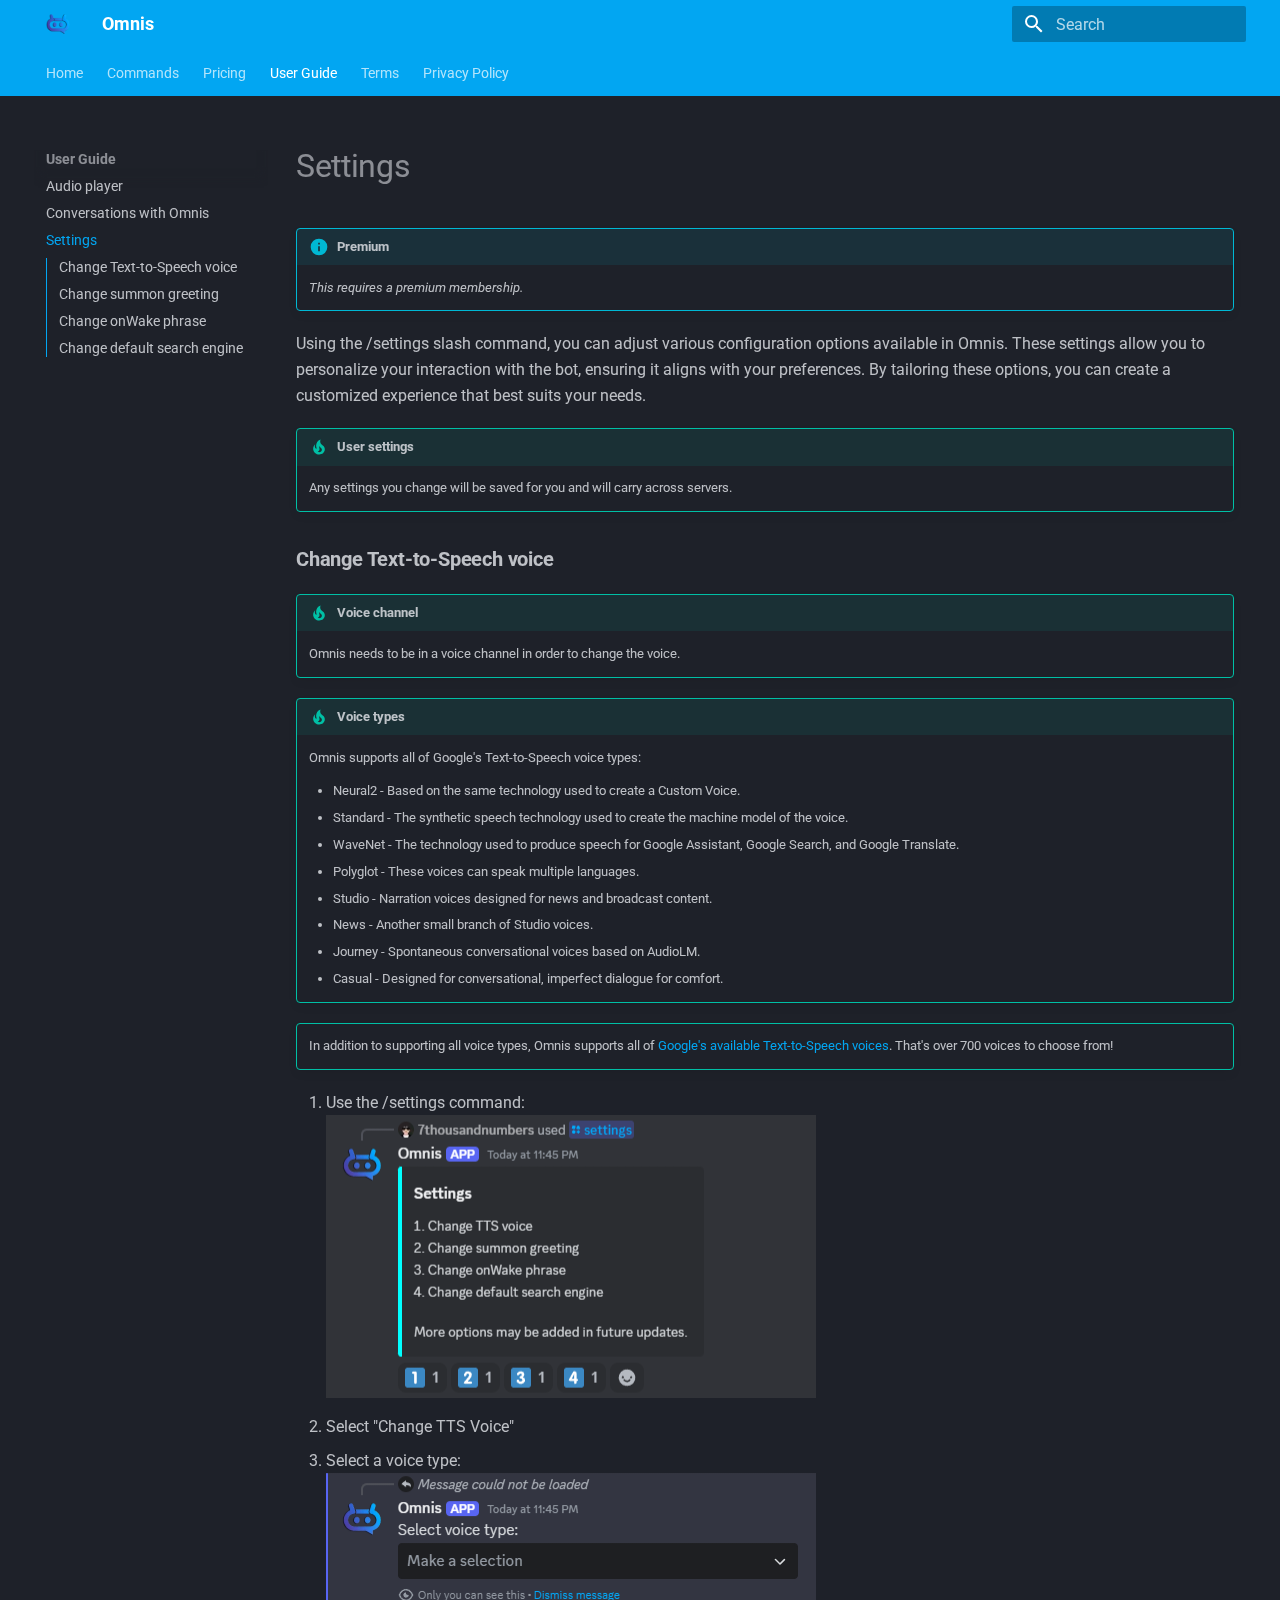
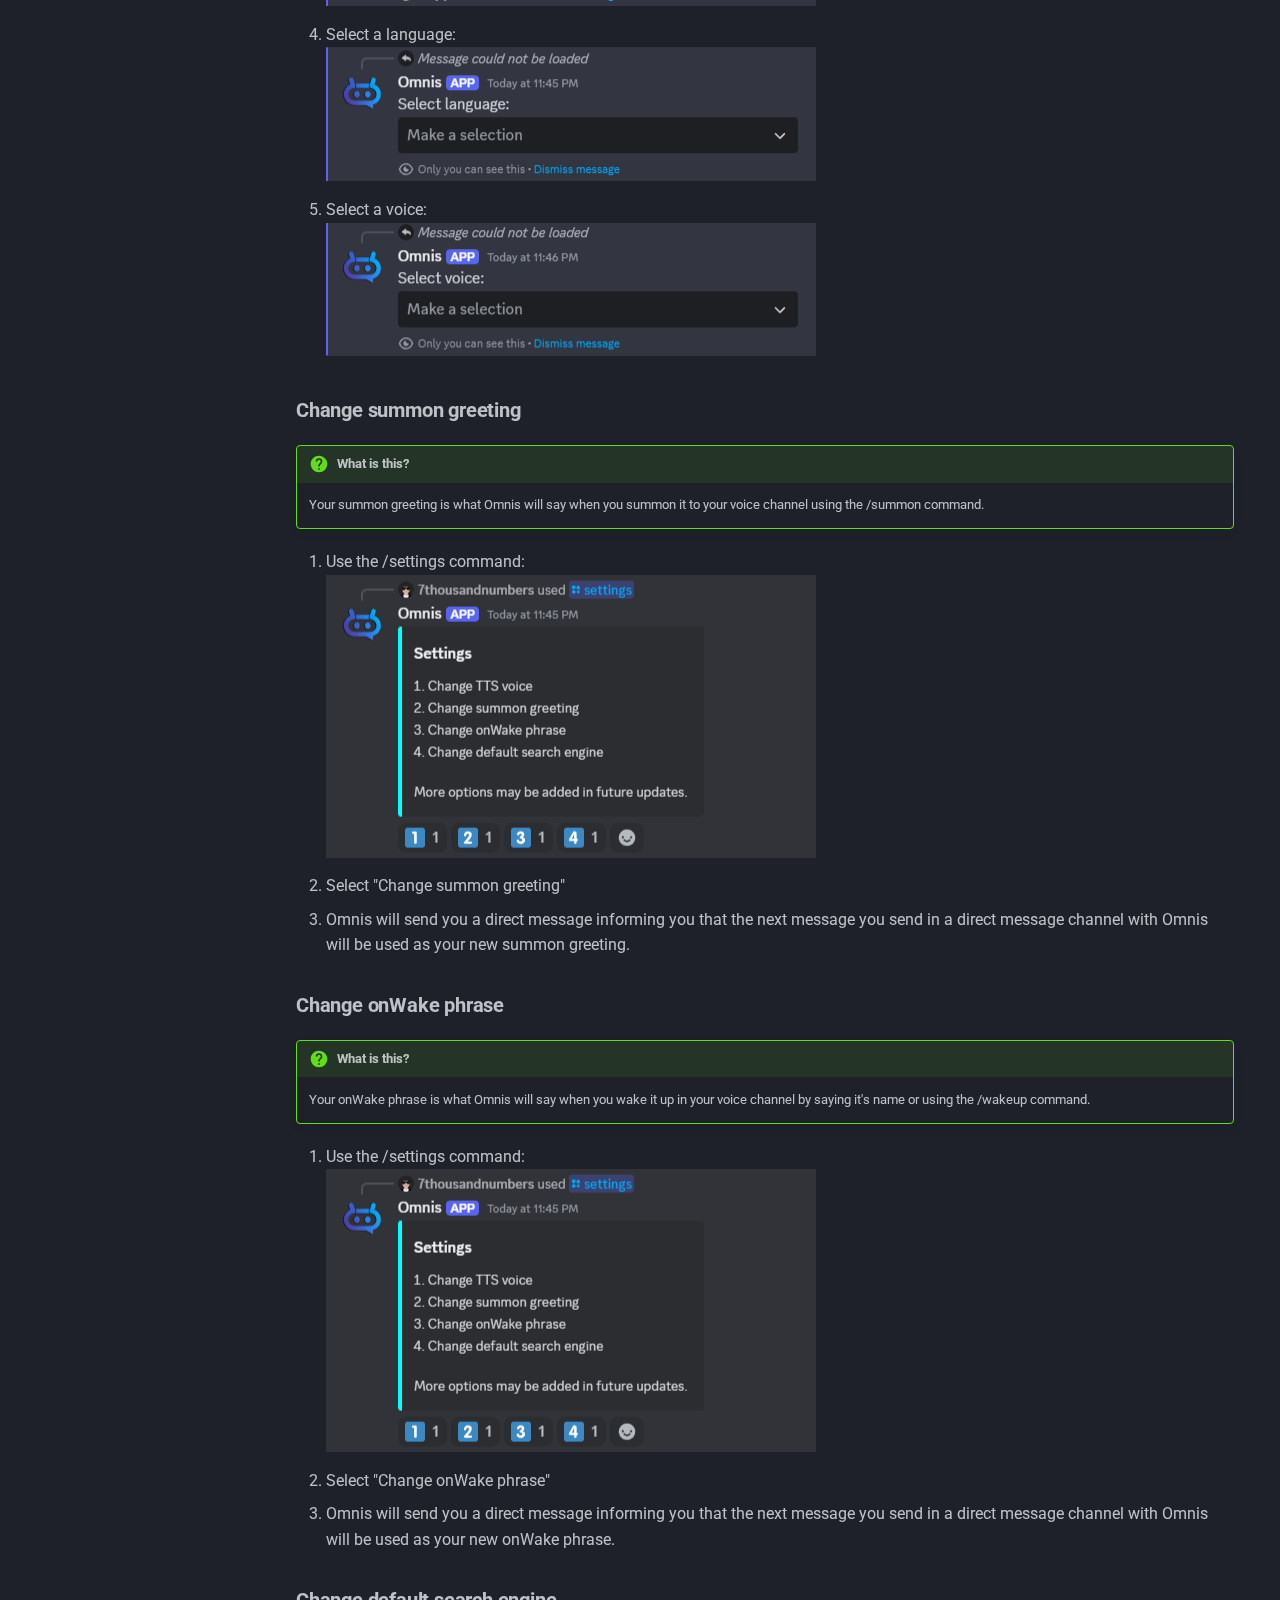
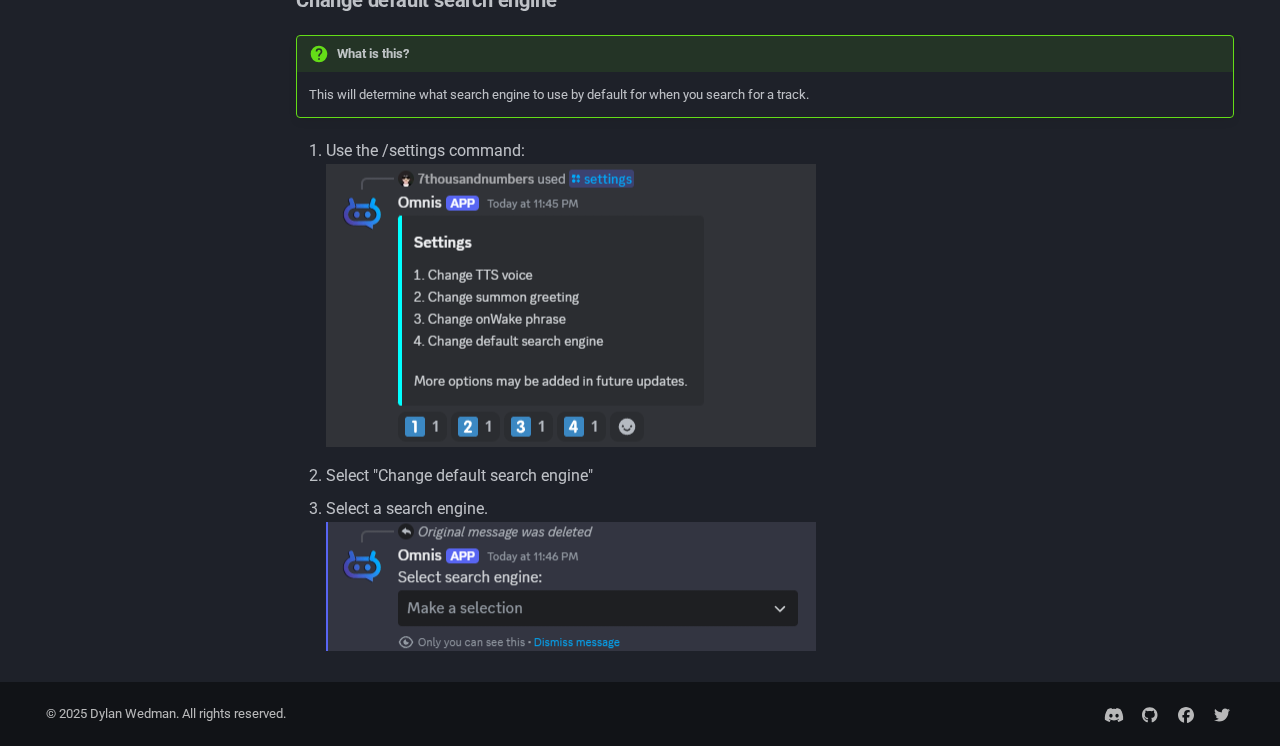
<file: user-guide/settings/index.html>
<!doctype html>
<html lang="en" class="no-js">
  <head>
    
      <meta charset="utf-8">
      <meta name="viewport" content="width=device-width,initial-scale=1">
      
        <meta name="description" content="A Discord bot with a more lively presence">
      
      
        <meta name="author" content="Dylan Wedman">
      
      
        <link rel="canonical" href="https://omnis-bot.com/user-guide/settings/">
      
      
        <link rel="prev" href="../conversations-with-omnis/">
      
      
        <link rel="next" href="../../terms/">
      
      
      <link rel="icon" href="../../images/favicon.ico">
      <meta name="generator" content="mkdocs-1.5.3, mkdocs-material-9.4.14">
    
    
      
        <title>Settings - Omnis</title>
      
    
    
      <link rel="stylesheet" href="../../assets/stylesheets/main.fad675c6.min.css">
      
        
        <link rel="stylesheet" href="../../assets/stylesheets/palette.356b1318.min.css">
      
      


    
    
      
    
    
      
        
        
        <link rel="preconnect" href="https://fonts.gstatic.com" crossorigin>
        <link rel="stylesheet" href="https://fonts.googleapis.com/css?family=Roboto:300,300i,400,400i,700,700i%7CRoboto+Mono:400,400i,700,700i&display=fallback">
        <style>:root{--md-text-font:"Roboto";--md-code-font:"Roboto Mono"}</style>
      
    
    
      <link rel="stylesheet" href="../../style.css">
    
    <script>__md_scope=new URL("../..",location),__md_hash=e=>[...e].reduce((e,_)=>(e<<5)-e+_.charCodeAt(0),0),__md_get=(e,_=localStorage,t=__md_scope)=>JSON.parse(_.getItem(t.pathname+"."+e)),__md_set=(e,_,t=localStorage,a=__md_scope)=>{try{t.setItem(a.pathname+"."+e,JSON.stringify(_))}catch(e){}}</script>
    
      

    
    
    
  </head>
  
  
    
    
      
    
    
    
    
    <body dir="ltr" data-md-color-scheme="slate" data-md-color-primary="light-blue" data-md-color-accent="indigo">
  
    
    
      <script>var palette=__md_get("__palette");if(palette&&"object"==typeof palette.color)for(var key of Object.keys(palette.color))document.body.setAttribute("data-md-color-"+key,palette.color[key])</script>
    
    <input class="md-toggle" data-md-toggle="drawer" type="checkbox" id="__drawer" autocomplete="off">
    <input class="md-toggle" data-md-toggle="search" type="checkbox" id="__search" autocomplete="off">
    <label class="md-overlay" for="__drawer"></label>
    <div data-md-component="skip">
      
        
        <a href="#settings" class="md-skip">
          Skip to content
        </a>
      
    </div>
    <div data-md-component="announce">
      
    </div>
    
    
      

<header class="md-header" data-md-component="header">
  <nav class="md-header__inner md-grid" aria-label="Header">
    <a href="../.." title="Omnis" class="md-header__button md-logo" aria-label="Omnis" data-md-component="logo">
      
  <img src="../../images/logo/logo.png" alt="logo">

    </a>
    <label class="md-header__button md-icon" for="__drawer">
      
      <svg xmlns="http://www.w3.org/2000/svg" viewBox="0 0 24 24"><path d="M3 6h18v2H3V6m0 5h18v2H3v-2m0 5h18v2H3v-2Z"/></svg>
    </label>
    <div class="md-header__title" data-md-component="header-title">
      <div class="md-header__ellipsis">
        <div class="md-header__topic">
          <span class="md-ellipsis">
            Omnis
          </span>
        </div>
        <div class="md-header__topic" data-md-component="header-topic">
          <span class="md-ellipsis">
            
              Settings
            
          </span>
        </div>
      </div>
    </div>
    
      
        <form class="md-header__option" data-md-component="palette">
  
    
    
    
    <input class="md-option" data-md-color-media="" data-md-color-scheme="slate" data-md-color-primary="light-blue" data-md-color-accent="indigo"  aria-hidden="true"  type="radio" name="__palette" id="__palette_1">
    
  
</form>
      
    
    
    
      <label class="md-header__button md-icon" for="__search">
        
        <svg xmlns="http://www.w3.org/2000/svg" viewBox="0 0 24 24"><path d="M9.5 3A6.5 6.5 0 0 1 16 9.5c0 1.61-.59 3.09-1.56 4.23l.27.27h.79l5 5-1.5 1.5-5-5v-.79l-.27-.27A6.516 6.516 0 0 1 9.5 16 6.5 6.5 0 0 1 3 9.5 6.5 6.5 0 0 1 9.5 3m0 2C7 5 5 7 5 9.5S7 14 9.5 14 14 12 14 9.5 12 5 9.5 5Z"/></svg>
      </label>
      <div class="md-search" data-md-component="search" role="dialog">
  <label class="md-search__overlay" for="__search"></label>
  <div class="md-search__inner" role="search">
    <form class="md-search__form" name="search">
      <input type="text" class="md-search__input" name="query" aria-label="Search" placeholder="Search" autocapitalize="off" autocorrect="off" autocomplete="off" spellcheck="false" data-md-component="search-query" required>
      <label class="md-search__icon md-icon" for="__search">
        
        <svg xmlns="http://www.w3.org/2000/svg" viewBox="0 0 24 24"><path d="M9.5 3A6.5 6.5 0 0 1 16 9.5c0 1.61-.59 3.09-1.56 4.23l.27.27h.79l5 5-1.5 1.5-5-5v-.79l-.27-.27A6.516 6.516 0 0 1 9.5 16 6.5 6.5 0 0 1 3 9.5 6.5 6.5 0 0 1 9.5 3m0 2C7 5 5 7 5 9.5S7 14 9.5 14 14 12 14 9.5 12 5 9.5 5Z"/></svg>
        
        <svg xmlns="http://www.w3.org/2000/svg" viewBox="0 0 24 24"><path d="M20 11v2H8l5.5 5.5-1.42 1.42L4.16 12l7.92-7.92L13.5 5.5 8 11h12Z"/></svg>
      </label>
      <nav class="md-search__options" aria-label="Search">
        
        <button type="reset" class="md-search__icon md-icon" title="Clear" aria-label="Clear" tabindex="-1">
          
          <svg xmlns="http://www.w3.org/2000/svg" viewBox="0 0 24 24"><path d="M19 6.41 17.59 5 12 10.59 6.41 5 5 6.41 10.59 12 5 17.59 6.41 19 12 13.41 17.59 19 19 17.59 13.41 12 19 6.41Z"/></svg>
        </button>
      </nav>
      
        <div class="md-search__suggest" data-md-component="search-suggest"></div>
      
    </form>
    <div class="md-search__output">
      <div class="md-search__scrollwrap" data-md-scrollfix>
        <div class="md-search-result" data-md-component="search-result">
          <div class="md-search-result__meta">
            Initializing search
          </div>
          <ol class="md-search-result__list" role="presentation"></ol>
        </div>
      </div>
    </div>
  </div>
</div>
    
    
  </nav>
  
</header>
    
    <div class="md-container" data-md-component="container">
      
      
        
          
            
<nav class="md-tabs" aria-label="Tabs" data-md-component="tabs">
  <div class="md-grid">
    <ul class="md-tabs__list">
      
        
  
  
  
    <li class="md-tabs__item">
      <a href="../.." class="md-tabs__link">
        
  
    
  
  Home

      </a>
    </li>
  

      
        
  
  
  
    <li class="md-tabs__item">
      <a href="../../commands/" class="md-tabs__link">
        
  
    
  
  Commands

      </a>
    </li>
  

      
        
  
  
  
    <li class="md-tabs__item">
      <a href="../../pricing/" class="md-tabs__link">
        
  
    
  
  Pricing

      </a>
    </li>
  

      
        
  
  
    
  
  
    
    
      <li class="md-tabs__item md-tabs__item--active">
        <a href="../audio-player/" class="md-tabs__link">
          
  
  User Guide

        </a>
      </li>
    
  

      
        
  
  
  
    <li class="md-tabs__item">
      <a href="../../terms/" class="md-tabs__link">
        
  
    
  
  Terms

      </a>
    </li>
  

      
        
  
  
  
    <li class="md-tabs__item">
      <a href="../../privacy-policy/" class="md-tabs__link">
        
  
    
  
  Privacy Policy

      </a>
    </li>
  

      
    </ul>
  </div>
</nav>
          
        
      
      <main class="md-main" data-md-component="main">
        <div class="md-main__inner md-grid">
          
            
              
              <div class="md-sidebar md-sidebar--primary" data-md-component="sidebar" data-md-type="navigation" >
                <div class="md-sidebar__scrollwrap">
                  <div class="md-sidebar__inner">
                    


  


  

<nav class="md-nav md-nav--primary md-nav--lifted md-nav--integrated" aria-label="Navigation" data-md-level="0">
  <label class="md-nav__title" for="__drawer">
    <a href="../.." title="Omnis" class="md-nav__button md-logo" aria-label="Omnis" data-md-component="logo">
      
  <img src="../../images/logo/logo.png" alt="logo">

    </a>
    Omnis
  </label>
  
  <ul class="md-nav__list" data-md-scrollfix>
    
      
      
  
  
  
  
    <li class="md-nav__item">
      <a href="../.." class="md-nav__link">
        
  
  <span class="md-ellipsis">
    Home
  </span>
  

      </a>
    </li>
  

    
      
      
  
  
  
  
    <li class="md-nav__item">
      <a href="../../commands/" class="md-nav__link">
        
  
  <span class="md-ellipsis">
    Commands
  </span>
  

      </a>
    </li>
  

    
      
      
  
  
  
  
    <li class="md-nav__item">
      <a href="../../pricing/" class="md-nav__link">
        
  
  <span class="md-ellipsis">
    Pricing
  </span>
  

      </a>
    </li>
  

    
      
      
  
  
    
  
  
  
    
    
    
    
    
      
      
    
    <li class="md-nav__item md-nav__item--active md-nav__item--section md-nav__item--nested">
      
        
        
        
        <input class="md-nav__toggle md-toggle " type="checkbox" id="__nav_4" checked>
        
          
          <label class="md-nav__link" for="__nav_4" id="__nav_4_label" tabindex="">
            
  
  <span class="md-ellipsis">
    User Guide
  </span>
  

            <span class="md-nav__icon md-icon"></span>
          </label>
        
        <nav class="md-nav" data-md-level="1" aria-labelledby="__nav_4_label" aria-expanded="true">
          <label class="md-nav__title" for="__nav_4">
            <span class="md-nav__icon md-icon"></span>
            User Guide
          </label>
          <ul class="md-nav__list" data-md-scrollfix>
            
              
                
  
  
  
  
    <li class="md-nav__item">
      <a href="../audio-player/" class="md-nav__link">
        
  
  <span class="md-ellipsis">
    Audio player
  </span>
  

      </a>
    </li>
  

              
            
              
                
  
  
  
  
    <li class="md-nav__item">
      <a href="../conversations-with-omnis/" class="md-nav__link">
        
  
  <span class="md-ellipsis">
    Conversations with Omnis
  </span>
  

      </a>
    </li>
  

              
            
              
                
  
  
    
  
  
  
    <li class="md-nav__item md-nav__item--active">
      
      <input class="md-nav__toggle md-toggle" type="checkbox" id="__toc">
      
      
        
      
      
        <label class="md-nav__link md-nav__link--active" for="__toc">
          
  
  <span class="md-ellipsis">
    Settings
  </span>
  

          <span class="md-nav__icon md-icon"></span>
        </label>
      
      <a href="./" class="md-nav__link md-nav__link--active">
        
  
  <span class="md-ellipsis">
    Settings
  </span>
  

      </a>
      
        

<nav class="md-nav md-nav--secondary" aria-label="Table of contents">
  
  
  
    
  
  
    <label class="md-nav__title" for="__toc">
      <span class="md-nav__icon md-icon"></span>
      Table of contents
    </label>
    <ul class="md-nav__list" data-md-component="toc" data-md-scrollfix>
      
        <li class="md-nav__item">
  <a href="#change-text-to-speech-voice" class="md-nav__link">
    <span class="md-ellipsis">
      Change Text-to-Speech voice
    </span>
  </a>
  
</li>
      
        <li class="md-nav__item">
  <a href="#change-summon-greeting" class="md-nav__link">
    <span class="md-ellipsis">
      Change summon greeting
    </span>
  </a>
  
</li>
      
        <li class="md-nav__item">
  <a href="#change-onwake-phrase" class="md-nav__link">
    <span class="md-ellipsis">
      Change onWake phrase
    </span>
  </a>
  
</li>
      
        <li class="md-nav__item">
  <a href="#change-default-search-engine" class="md-nav__link">
    <span class="md-ellipsis">
      Change default search engine
    </span>
  </a>
  
</li>
      
    </ul>
  
</nav>
      
    </li>
  

              
            
          </ul>
        </nav>
      
    </li>
  

    
      
      
  
  
  
  
    <li class="md-nav__item">
      <a href="../../terms/" class="md-nav__link">
        
  
  <span class="md-ellipsis">
    Terms
  </span>
  

      </a>
    </li>
  

    
      
      
  
  
  
  
    <li class="md-nav__item">
      <a href="../../privacy-policy/" class="md-nav__link">
        
  
  <span class="md-ellipsis">
    Privacy Policy
  </span>
  

      </a>
    </li>
  

    
  </ul>
</nav>
                  </div>
                </div>
              </div>
            
            
          
          
            <div class="md-content" data-md-component="content">
              <article class="md-content__inner md-typeset">
                
                  


<h1 id="settings"><strong>Settings</strong></h1>
<div class="admonition info">
<p class="admonition-title">Premium</p>
<p><i> This requires a premium membership. </i></p>
</div>
<p>Using the /settings slash command, you can adjust various configuration options available in Omnis.
These settings allow you to personalize your interaction with the bot, ensuring it aligns with your preferences.
By tailoring these options, you can create a customized experience that best suits your needs.</p>
<div class="admonition tip">
<p class="admonition-title">User settings</p>
<p>Any settings you change will be saved for you and will carry across servers.</p>
</div>
<h3 id="change-text-to-speech-voice"><strong>Change Text-to-Speech voice</strong></h3>
<div class="admonition tip">
<p class="admonition-title">Voice channel</p>
<p>Omnis needs to be in a voice channel in order to change the voice.</p>
</div>
<div class="admonition tip">
<p class="admonition-title">Voice types</p>
<p>Omnis supports all of Google's Text-to-Speech voice types:</p>
<ul>
<li>Neural2 - Based on the same technology used to create a Custom Voice.</li>
<li>Standard - The synthetic speech technology used to create the machine model of the voice.</li>
<li>WaveNet - The technology used to produce speech for Google Assistant, Google Search, and Google Translate.</li>
<li>Polyglot - These voices can speak multiple languages.</li>
<li>Studio - Narration voices designed for news and broadcast content.</li>
<li>News - Another small branch of Studio voices.</li>
<li>Journey - Spontaneous conversational voices based on AudioLM.</li>
<li>Casual - Designed for conversational, imperfect dialogue for comfort.</li>
</ul>
</div>
<div class="admonition tip">
<p>In addition to supporting all voice types, Omnis supports all of <a href="https://cloud.google.com/text-to-speech/docs/voices">Google's available Text-to-Speech voices</a>. That's over 700 voices to choose from!</p>
</div>
<ol>
<li>Use the /settings command:
<br>
<img alt="png" src="../../images/settings/settings-menu.png" /></li>
<li>Select "Change TTS Voice"</li>
<li>Select a voice type:
<br>
<img alt="png" src="../../images/settings/settings-tts-voice-type.png" /></li>
<li>Select a language:
<br>
<img alt="png" src="../../images/settings/settings-tts-language.png" /></li>
<li>Select a voice:
<br>
<img alt="png" src="../../images/settings/settings-tts-voice-name.png" /></li>
</ol>
<h3 id="change-summon-greeting"><strong>Change summon greeting</strong></h3>
<div class="admonition question">
<p class="admonition-title">What is this?</p>
<p>Your summon greeting is what Omnis will say when you summon it to your voice channel using the /summon command.</p>
</div>
<ol>
<li>Use the /settings command:
<br>
<img alt="png" src="../../images/settings/settings-menu.png" /></li>
<li>Select "Change summon greeting"</li>
<li>Omnis will send you a direct message informing you that the next message you send in a direct message channel with Omnis will be used as your new summon greeting.</li>
</ol>
<h3 id="change-onwake-phrase"><strong>Change onWake phrase</strong></h3>
<div class="admonition question">
<p class="admonition-title">What is this?</p>
<p>Your onWake phrase is what Omnis will say when you wake it up in your voice channel by saying it's name or using the /wakeup command.</p>
</div>
<ol>
<li>Use the /settings command:
<br>
<img alt="png" src="../../images/settings/settings-menu.png" /></li>
<li>Select "Change onWake phrase"</li>
<li>Omnis will send you a direct message informing you that the next message you send in a direct message channel with Omnis will be used as your new onWake phrase.</li>
</ol>
<h3 id="change-default-search-engine"><strong>Change default search engine</strong></h3>
<div class="admonition question">
<p class="admonition-title">What is this?</p>
<p>This will determine what search engine to use by default for when you search for a track.</p>
</div>
<ol>
<li>Use the /settings command:
<br>
<img alt="png" src="../../images/settings/settings-menu.png" /></li>
<li>Select "Change default search engine"</li>
<li>Select a search engine.
<br>
<img alt="png" src="../../images/settings/settings-search-engine.png" /></li>
</ol>





                
              </article>
            </div>
          
          
  <script>var tabs=__md_get("__tabs");if(Array.isArray(tabs))e:for(var set of document.querySelectorAll(".tabbed-set")){var tab,labels=set.querySelector(".tabbed-labels");for(tab of tabs)for(var label of labels.getElementsByTagName("label"))if(label.innerText.trim()===tab){var input=document.getElementById(label.htmlFor);input.checked=!0;continue e}}</script>

        </div>
        
          <button type="button" class="md-top md-icon" data-md-component="top" hidden>
  
  <svg xmlns="http://www.w3.org/2000/svg" viewBox="0 0 24 24"><path d="M13 20h-2V8l-5.5 5.5-1.42-1.42L12 4.16l7.92 7.92-1.42 1.42L13 8v12Z"/></svg>
  Back to top
</button>
        
      </main>
      
<footer class="md-footer">
	<div class="md-footer-meta md-typeset">
		<div class="md-footer-meta__inner md-grid">
			<div class="md-copyright">
				<div class="md-copyright__highlight">
					&copy; 2025 <a href="https://github.com/dylwedma11748" target="_blank" rel="noopener">Dylan Wedman</a>. All rights reserved.
				</div>
			</div>

		<div class="md-social">
			<a href="https://discord.com/api/oauth2/authorize?client_id=1079301591548563527&permissions=277062470720&scope=bot" target="_blank" rel="noopener" title="discord.com" class="md-social__link">
				<svg xmlns="http://www.w3.org/2000/svg" viewBox="0 0 640 512"><!--! Font Awesome Free 6.5.1 by @fontawesome - https://fontawesome.com License - https://fontawesome.com/license/free (Icons: CC BY 4.0, Fonts: SIL OFL 1.1, Code: MIT License) Copyright 2023 Fonticons, Inc.--><path d="M524.531 69.836a1.5 1.5 0 0 0-.764-.7A485.065 485.065 0 0 0 404.081 32.03a1.816 1.816 0 0 0-1.923.91 337.461 337.461 0 0 0-14.9 30.6 447.848 447.848 0 0 0-134.426 0 309.541 309.541 0 0 0-15.135-30.6 1.89 1.89 0 0 0-1.924-.91 483.689 483.689 0 0 0-119.688 37.107 1.712 1.712 0 0 0-.788.676C39.068 183.651 18.186 294.69 28.43 404.354a2.016 2.016 0 0 0 .765 1.375 487.666 487.666 0 0 0 146.825 74.189 1.9 1.9 0 0 0 2.063-.676A348.2 348.2 0 0 0 208.12 430.4a1.86 1.86 0 0 0-1.019-2.588 321.173 321.173 0 0 1-45.868-21.853 1.885 1.885 0 0 1-.185-3.126 251.047 251.047 0 0 0 9.109-7.137 1.819 1.819 0 0 1 1.9-.256c96.229 43.917 200.41 43.917 295.5 0a1.812 1.812 0 0 1 1.924.233 234.533 234.533 0 0 0 9.132 7.16 1.884 1.884 0 0 1-.162 3.126 301.407 301.407 0 0 1-45.89 21.83 1.875 1.875 0 0 0-1 2.611 391.055 391.055 0 0 0 30.014 48.815 1.864 1.864 0 0 0 2.063.7A486.048 486.048 0 0 0 610.7 405.729a1.882 1.882 0 0 0 .765-1.352c12.264-126.783-20.532-236.912-86.934-334.541ZM222.491 337.58c-28.972 0-52.844-26.587-52.844-59.239s23.409-59.241 52.844-59.241c29.665 0 53.306 26.82 52.843 59.239 0 32.654-23.41 59.241-52.843 59.241Zm195.38 0c-28.971 0-52.843-26.587-52.843-59.239s23.409-59.241 52.843-59.241c29.667 0 53.307 26.82 52.844 59.239 0 32.654-23.177 59.241-52.844 59.241Z"/></svg>
			</a>
	
			<a href="https://github.com/dylwedma11748" target="_blank" rel="noopener" title="github.com" class="md-social__link">
				<svg xmlns="http://www.w3.org/2000/svg" viewBox="0 0 496 512"><!--! Font Awesome Free 6.5.1 by @fontawesome - https://fontawesome.com License - https://fontawesome.com/license/free (Icons: CC BY 4.0, Fonts: SIL OFL 1.1, Code: MIT License) Copyright 2023 Fonticons, Inc.--><path d="M165.9 397.4c0 2-2.3 3.6-5.2 3.6-3.3.3-5.6-1.3-5.6-3.6 0-2 2.3-3.6 5.2-3.6 3-.3 5.6 1.3 5.6 3.6zm-31.1-4.5c-.7 2 1.3 4.3 4.3 4.9 2.6 1 5.6 0 6.2-2s-1.3-4.3-4.3-5.2c-2.6-.7-5.5.3-6.2 2.3zm44.2-1.7c-2.9.7-4.9 2.6-4.6 4.9.3 2 2.9 3.3 5.9 2.6 2.9-.7 4.9-2.6 4.6-4.6-.3-1.9-3-3.2-5.9-2.9zM244.8 8C106.1 8 0 113.3 0 252c0 110.9 69.8 205.8 169.5 239.2 12.8 2.3 17.3-5.6 17.3-12.1 0-6.2-.3-40.4-.3-61.4 0 0-70 15-84.7-29.8 0 0-11.4-29.1-27.8-36.6 0 0-22.9-15.7 1.6-15.4 0 0 24.9 2 38.6 25.8 21.9 38.6 58.6 27.5 72.9 20.9 2.3-16 8.8-27.1 16-33.7-55.9-6.2-112.3-14.3-112.3-110.5 0-27.5 7.6-41.3 23.6-58.9-2.6-6.5-11.1-33.3 2.6-67.9 20.9-6.5 69 27 69 27 20-5.6 41.5-8.5 62.8-8.5s42.8 2.9 62.8 8.5c0 0 48.1-33.6 69-27 13.7 34.7 5.2 61.4 2.6 67.9 16 17.7 25.8 31.5 25.8 58.9 0 96.5-58.9 104.2-114.8 110.5 9.2 7.9 17 22.9 17 46.4 0 33.7-.3 75.4-.3 83.6 0 6.5 4.6 14.4 17.3 12.1C428.2 457.8 496 362.9 496 252 496 113.3 383.5 8 244.8 8zM97.2 352.9c-1.3 1-1 3.3.7 5.2 1.6 1.6 3.9 2.3 5.2 1 1.3-1 1-3.3-.7-5.2-1.6-1.6-3.9-2.3-5.2-1zm-10.8-8.1c-.7 1.3.3 2.9 2.3 3.9 1.6 1 3.6.7 4.3-.7.7-1.3-.3-2.9-2.3-3.9-2-.6-3.6-.3-4.3.7zm32.4 35.6c-1.6 1.3-1 4.3 1.3 6.2 2.3 2.3 5.2 2.6 6.5 1 1.3-1.3.7-4.3-1.3-6.2-2.2-2.3-5.2-2.6-6.5-1zm-11.4-14.7c-1.6 1-1.6 3.6 0 5.9 1.6 2.3 4.3 3.3 5.6 2.3 1.6-1.3 1.6-3.9 0-6.2-1.4-2.3-4-3.3-5.6-2z"/></svg>
			</a>
		
			<a href="https://www.facebook.com/7thousandnumbers" target="_blank" rel="noopener" title="www.facebook.com" class="md-social__link">
				<svg xmlns="http://www.w3.org/2000/svg" viewBox="0 0 512 512"><!--! Font Awesome Free 6.5.1 by @fontawesome - https://fontawesome.com License - https://fontawesome.com/license/free (Icons: CC BY 4.0, Fonts: SIL OFL 1.1, Code: MIT License) Copyright 2023 Fonticons, Inc.--><path d="M512 256C512 114.6 397.4 0 256 0S0 114.6 0 256c0 120 82.7 220.8 194.2 248.5V334.2h-52.8V256h52.8v-33.7c0-87.1 39.4-127.5 125-127.5 16.2 0 44.2 3.2 55.7 6.4V172c-6-.6-16.5-1-29.6-1-42 0-58.2 15.9-58.2 57.2V256h83.6l-14.4 78.2H287v175.9C413.8 494.8 512 386.9 512 256z"/></svg>
			</a>
		
			<a href="https://twitter.com/7thousandnumber" target="_blank" rel="noopener" title="twitter.com" class="md-social__link">
				<svg xmlns="http://www.w3.org/2000/svg" viewBox="0 0 512 512"><!--! Font Awesome Free 6.5.1 by @fontawesome - https://fontawesome.com License - https://fontawesome.com/license/free (Icons: CC BY 4.0, Fonts: SIL OFL 1.1, Code: MIT License) Copyright 2023 Fonticons, Inc.--><path d="M459.37 151.716c.325 4.548.325 9.097.325 13.645 0 138.72-105.583 298.558-298.558 298.558-59.452 0-114.68-17.219-161.137-47.106 8.447.974 16.568 1.299 25.34 1.299 49.055 0 94.213-16.568 130.274-44.832-46.132-.975-84.792-31.188-98.112-72.772 6.498.974 12.995 1.624 19.818 1.624 9.421 0 18.843-1.3 27.614-3.573-48.081-9.747-84.143-51.98-84.143-102.985v-1.299c13.969 7.797 30.214 12.67 47.431 13.319-28.264-18.843-46.781-51.005-46.781-87.391 0-19.492 5.197-37.36 14.294-52.954 51.655 63.675 129.3 105.258 216.365 109.807-1.624-7.797-2.599-15.918-2.599-24.04 0-57.828 46.782-104.934 104.934-104.934 30.213 0 57.502 12.67 76.67 33.137 23.715-4.548 46.456-13.32 66.599-25.34-7.798 24.366-24.366 44.833-46.132 57.827 21.117-2.273 41.584-8.122 60.426-16.243-14.292 20.791-32.161 39.308-52.628 54.253z"/></svg>
			</a>
		</div>
		</div>
  </div>
</footer>

    </div>
    <div class="md-dialog" data-md-component="dialog">
      <div class="md-dialog__inner md-typeset"></div>
    </div>
    
      <div class="md-progress" data-md-component="progress" role="progressbar"></div>
    
    
    <script id="__config" type="application/json">{"base": "../..", "features": ["navigation.instant", "navigation.instant.progress", "navigation.sections", "navigation.tabs", "navigation.tracking", "navigation.top", "toc.integrate", "search.suggest", "search.highlight", "content.tabs.link", "content.code.annotation", "content.code.copy", "content.tooltips"], "search": "../../assets/javascripts/workers/search.f886a092.min.js", "translations": {"clipboard.copied": "Copied to clipboard", "clipboard.copy": "Copy to clipboard", "search.result.more.one": "1 more on this page", "search.result.more.other": "# more on this page", "search.result.none": "No matching documents", "search.result.one": "1 matching document", "search.result.other": "# matching documents", "search.result.placeholder": "Type to start searching", "search.result.term.missing": "Missing", "select.version": "Select version"}}</script>
    
    
      <script src="../../assets/javascripts/bundle.cd18aaf1.min.js"></script>
      
        <script src="../../scripts/video-check.js"></script>
      
    
  </body>
</html>
</file>
<file: style.css>
.copy-btn {
    background-color: #007BFF;
    color: white;
    border: none;
    padding: 5px 12px;
    margin-left: 5px;
    margin-bottom: 10px;
    cursor: pointer;
    border-radius: 5px;
    font-size: 14px;
    display: inline-flex;
    align-items: center;
    gap: 10px;
}

.copy-btn:hover {
    background-color: #0056b3;
}

.copy-btn img {
    width: 16px;
    height: 16px;
}

.pricing-container {
    display: flex;
    flex-wrap: wrap;
    justify-content: space-around;
}

.pricing-box {
    flex: 1 1 300px;
    padding: 20px;
    border: 3px solid #555;
    margin: 10px;
    border-radius: 25px;
    background-color: #333;
    color: #fff;
    box-shadow: 0 0 10px rgba(255, 255, 255, 0.2);
}

.pricing-header {
    font-size: 28px;
	margin-left: 10px;
    font-weight: bold;
    text-align: center;
}

.pricing-description {
    font-size: 18px;
    margin-left: 10px 0;
    text-align: center;
}

.pricing-description-faq {
    font-size: 18px;
    margin-left: 10px 0;
    text-align: left;
}

.pricing-price {
    font-size: 24px;
	margin-left: 32px;
    text-align: left;
}

.pricing-price-bold {
    font-weight: bold;
}

.pricing-features {
    list-style: none;
    padding: 0;
    margin-top: 10px;
    text-align: center;
}

.pricing-features li {
    padding: 5px 0;
    font-size: 18px;
	text-align: left;
    list-style-type: none;
}

.pricing-button {
    display: block;
    width: 100%;
    margin: 20px 0;
    padding: 10px 0;
    background-color: #000;
    color: #fff !important;
    text-align: center;
    text-decoration: none;
    border-radius: 25px;
    transition: background-color 0.3s ease;
}

.pricing-button:hover {
    background-color: #0056b3;
}

.feature-header {
    font-size: 28px;
    font-weight: bold;
    text-align: center;
    margin-top: 20px;
}

.feature-label {
    font-weight: bold;
    font-size: 18px;
    margin-bottom: 5px;
}

.feature-list {
    display: flex;
    flex-wrap: wrap;
    justify-content: space-around;
    margin-top: 20px;
}

.feature-column {
    flex: 1 1 30%;
    padding: 10px;
    text-align: center;
}

.feature-description {
    font-size: 16px;
    text-align: right;
    margin-bottom: 5px;
}

.feature-check {
    font-size: 16px;
    color: green;
}

details > summary {
    background-color: #007BFF;
    color: white;
    padding: 10px;
    cursor: pointer;
    border-radius: 5px;
    border: 1px solid #007BFF;
    transition: background-color 0.3s ease;
}

details > summary:hover {
    background-color: #0056b3;
}

details > * {
    margin: 10px;
}

details[open] > summary {
    background-color: #0056b3;
    border-bottom: none;
}
</file>
<file: assets/stylesheets/main.fad675c6.min.css>
@charset "UTF-8";html{-webkit-text-size-adjust:none;-moz-text-size-adjust:none;text-size-adjust:none;box-sizing:border-box}*,:after,:before{box-sizing:inherit}@media (prefers-reduced-motion){*,:after,:before{transition:none!important}}body{margin:0}a,button,input,label{-webkit-tap-highlight-color:transparent}a{color:inherit;text-decoration:none}hr{border:0;box-sizing:initial;display:block;height:.05rem;overflow:visible;padding:0}small{font-size:80%}sub,sup{line-height:1em}img{border-style:none}table{border-collapse:initial;border-spacing:0}td,th{font-weight:400;vertical-align:top}button{background:#0000;border:0;font-family:inherit;font-size:inherit;margin:0;padding:0}input{border:0;outline:none}:root{--md-primary-fg-color:#4051b5;--md-primary-fg-color--light:#5d6cc0;--md-primary-fg-color--dark:#303fa1;--md-primary-bg-color:#fff;--md-primary-bg-color--light:#ffffffb3;--md-accent-fg-color:#526cfe;--md-accent-fg-color--transparent:#526cfe1a;--md-accent-bg-color:#fff;--md-accent-bg-color--light:#ffffffb3}[data-md-color-scheme=default]{color-scheme:light}[data-md-color-scheme=default] img[src$="#gh-dark-mode-only"],[data-md-color-scheme=default] img[src$="#only-dark"]{display:none}:root,[data-md-color-scheme=default]{--md-hue:225deg;--md-default-fg-color:#000000de;--md-default-fg-color--light:#0000008a;--md-default-fg-color--lighter:#00000052;--md-default-fg-color--lightest:#00000012;--md-default-bg-color:#fff;--md-default-bg-color--light:#ffffffb3;--md-default-bg-color--lighter:#ffffff4d;--md-default-bg-color--lightest:#ffffff1f;--md-code-fg-color:#36464e;--md-code-bg-color:#f5f5f5;--md-code-hl-color:#4287ff;--md-code-hl-color--light:#4287ff1a;--md-code-hl-number-color:#d52a2a;--md-code-hl-special-color:#db1457;--md-code-hl-function-color:#a846b9;--md-code-hl-constant-color:#6e59d9;--md-code-hl-keyword-color:#3f6ec6;--md-code-hl-string-color:#1c7d4d;--md-code-hl-name-color:var(--md-code-fg-color);--md-code-hl-operator-color:var(--md-default-fg-color--light);--md-code-hl-punctuation-color:var(--md-default-fg-color--light);--md-code-hl-comment-color:var(--md-default-fg-color--light);--md-code-hl-generic-color:var(--md-default-fg-color--light);--md-code-hl-variable-color:var(--md-default-fg-color--light);--md-typeset-color:var(--md-default-fg-color);--md-typeset-a-color:var(--md-primary-fg-color);--md-typeset-del-color:#f5503d26;--md-typeset-ins-color:#0bd57026;--md-typeset-kbd-color:#fafafa;--md-typeset-kbd-accent-color:#fff;--md-typeset-kbd-border-color:#b8b8b8;--md-typeset-mark-color:#ffff0080;--md-typeset-table-color:#0000001f;--md-typeset-table-color--light:rgba(0,0,0,.035);--md-admonition-fg-color:var(--md-default-fg-color);--md-admonition-bg-color:var(--md-default-bg-color);--md-warning-fg-color:#000000de;--md-warning-bg-color:#ff9;--md-footer-fg-color:#fff;--md-footer-fg-color--light:#ffffffb3;--md-footer-fg-color--lighter:#ffffff73;--md-footer-bg-color:#000000de;--md-footer-bg-color--dark:#00000052;--md-shadow-z1:0 0.2rem 0.5rem #0000000d,0 0 0.05rem #0000001a;--md-shadow-z2:0 0.2rem 0.5rem #0000001a,0 0 0.05rem #00000040;--md-shadow-z3:0 0.2rem 0.5rem #0003,0 0 0.05rem #00000059}.md-icon svg{fill:currentcolor;display:block;height:1.2rem;width:1.2rem}body{-webkit-font-smoothing:antialiased;-moz-osx-font-smoothing:grayscale;--md-text-font-family:var(--md-text-font,_),-apple-system,BlinkMacSystemFont,Helvetica,Arial,sans-serif;--md-code-font-family:var(--md-code-font,_),SFMono-Regular,Consolas,Menlo,monospace}aside,body,input{font-feature-settings:"kern","liga";color:var(--md-typeset-color);font-family:var(--md-text-font-family)}code,kbd,pre{font-feature-settings:"kern";font-family:var(--md-code-font-family)}:root{--md-typeset-table-sort-icon:url('data:image/svg+xml;charset=utf-8,<svg xmlns="http://www.w3.org/2000/svg" viewBox="0 0 24 24"><path d="m18 21-4-4h3V7h-3l4-4 4 4h-3v10h3M2 19v-2h10v2M2 13v-2h7v2M2 7V5h4v2H2Z"/></svg>');--md-typeset-table-sort-icon--asc:url('data:image/svg+xml;charset=utf-8,<svg xmlns="http://www.w3.org/2000/svg" viewBox="0 0 24 24"><path d="M19 17h3l-4 4-4-4h3V3h2M2 17h10v2H2M6 5v2H2V5m0 6h7v2H2v-2Z"/></svg>');--md-typeset-table-sort-icon--desc:url('data:image/svg+xml;charset=utf-8,<svg xmlns="http://www.w3.org/2000/svg" viewBox="0 0 24 24"><path d="M19 7h3l-4-4-4 4h3v14h2M2 17h10v2H2M6 5v2H2V5m0 6h7v2H2v-2Z"/></svg>')}.md-typeset{-webkit-print-color-adjust:exact;color-adjust:exact;font-size:.8rem;line-height:1.6}@media print{.md-typeset{font-size:.68rem}}.md-typeset blockquote,.md-typeset dl,.md-typeset figure,.md-typeset ol,.md-typeset pre,.md-typeset ul{margin-bottom:1em;margin-top:1em}.md-typeset h1{color:var(--md-default-fg-color--light);font-size:2em;line-height:1.3;margin:0 0 1.25em}.md-typeset h1,.md-typeset h2{font-weight:300;letter-spacing:-.01em}.md-typeset h2{font-size:1.5625em;line-height:1.4;margin:1.6em 0 .64em}.md-typeset h3{font-size:1.25em;font-weight:400;letter-spacing:-.01em;line-height:1.5;margin:1.6em 0 .8em}.md-typeset h2+h3{margin-top:.8em}.md-typeset h4{font-weight:700;letter-spacing:-.01em;margin:1em 0}.md-typeset h5,.md-typeset h6{color:var(--md-default-fg-color--light);font-size:.8em;font-weight:700;letter-spacing:-.01em;margin:1.25em 0}.md-typeset h5{text-transform:uppercase}.md-typeset hr{border-bottom:.05rem solid var(--md-default-fg-color--lightest);display:flow-root;margin:1.5em 0}.md-typeset a{color:var(--md-typeset-a-color);word-break:break-word}.md-typeset a,.md-typeset a:before{transition:color 125ms}.md-typeset a:focus,.md-typeset a:hover{color:var(--md-accent-fg-color)}.md-typeset a:focus code,.md-typeset a:hover code{background-color:var(--md-accent-fg-color--transparent)}.md-typeset a code{color:currentcolor;transition:background-color 125ms}.md-typeset a.focus-visible{outline-color:var(--md-accent-fg-color);outline-offset:.2rem}.md-typeset code,.md-typeset kbd,.md-typeset pre{color:var(--md-code-fg-color);direction:ltr;font-variant-ligatures:none}@media print{.md-typeset code,.md-typeset kbd,.md-typeset pre{white-space:pre-wrap}}.md-typeset code{background-color:var(--md-code-bg-color);border-radius:.1rem;-webkit-box-decoration-break:clone;box-decoration-break:clone;font-size:.85em;padding:0 .2941176471em;word-break:break-word}.md-typeset code:not(.focus-visible){-webkit-tap-highlight-color:transparent;outline:none}.md-typeset pre{display:flow-root;line-height:1.4;position:relative}.md-typeset pre>code{-webkit-box-decoration-break:slice;box-decoration-break:slice;box-shadow:none;display:block;margin:0;outline-color:var(--md-accent-fg-color);overflow:auto;padding:.7720588235em 1.1764705882em;scrollbar-color:var(--md-default-fg-color--lighter) #0000;scrollbar-width:thin;touch-action:auto;word-break:normal}.md-typeset pre>code:hover{scrollbar-color:var(--md-accent-fg-color) #0000}.md-typeset pre>code::-webkit-scrollbar{height:.2rem;width:.2rem}.md-typeset pre>code::-webkit-scrollbar-thumb{background-color:var(--md-default-fg-color--lighter)}.md-typeset pre>code::-webkit-scrollbar-thumb:hover{background-color:var(--md-accent-fg-color)}.md-typeset kbd{background-color:var(--md-typeset-kbd-color);border-radius:.1rem;box-shadow:0 .1rem 0 .05rem var(--md-typeset-kbd-border-color),0 .1rem 0 var(--md-typeset-kbd-border-color),0 -.1rem .2rem var(--md-typeset-kbd-accent-color) inset;color:var(--md-default-fg-color);display:inline-block;font-size:.75em;padding:0 .6666666667em;vertical-align:text-top;word-break:break-word}.md-typeset mark{background-color:var(--md-typeset-mark-color);-webkit-box-decoration-break:clone;box-decoration-break:clone;color:inherit;word-break:break-word}.md-typeset abbr{border-bottom:.05rem dotted var(--md-default-fg-color--light);cursor:help;text-decoration:none}@media (hover:none){.md-typeset abbr[title]:focus:after,.md-typeset abbr[title]:hover:after{background-color:var(--md-default-fg-color);border-radius:.1rem;box-shadow:var(--md-shadow-z3);color:var(--md-default-bg-color);content:attr(title);font-size:.7rem;left:.8rem;margin-top:2em;padding:.2rem .3rem;position:absolute;right:.8rem}}.md-typeset small{opacity:.75}[dir=ltr] .md-typeset sub,[dir=ltr] .md-typeset sup{margin-left:.078125em}[dir=rtl] .md-typeset sub,[dir=rtl] .md-typeset sup{margin-right:.078125em}[dir=ltr] .md-typeset blockquote{padding-left:.6rem}[dir=rtl] .md-typeset blockquote{padding-right:.6rem}[dir=ltr] .md-typeset blockquote{border-left:.2rem solid var(--md-default-fg-color--lighter)}[dir=rtl] .md-typeset blockquote{border-right:.2rem solid var(--md-default-fg-color--lighter)}.md-typeset blockquote{color:var(--md-default-fg-color--light);margin-left:0;margin-right:0}.md-typeset ul{list-style-type:disc}[dir=ltr] .md-typeset ol,[dir=ltr] .md-typeset ul{margin-left:.625em}[dir=rtl] .md-typeset ol,[dir=rtl] .md-typeset ul{margin-right:.625em}.md-typeset ol,.md-typeset ul{padding:0}.md-typeset ol:not([hidden]),.md-typeset ul:not([hidden]){display:flow-root}.md-typeset ol ol,.md-typeset ul ol{list-style-type:lower-alpha}.md-typeset ol ol ol,.md-typeset ul ol ol{list-style-type:lower-roman}[dir=ltr] .md-typeset ol li,[dir=ltr] .md-typeset ul li{margin-left:1.25em}[dir=rtl] .md-typeset ol li,[dir=rtl] .md-typeset ul li{margin-right:1.25em}.md-typeset ol li,.md-typeset ul li{margin-bottom:.5em}.md-typeset ol li blockquote,.md-typeset ol li p,.md-typeset ul li blockquote,.md-typeset ul li p{margin:.5em 0}.md-typeset ol li:last-child,.md-typeset ul li:last-child{margin-bottom:0}[dir=ltr] .md-typeset ol li ol,[dir=ltr] .md-typeset ol li ul,[dir=ltr] .md-typeset ul li ol,[dir=ltr] .md-typeset ul li ul{margin-left:.625em}[dir=rtl] .md-typeset ol li ol,[dir=rtl] .md-typeset ol li ul,[dir=rtl] .md-typeset ul li ol,[dir=rtl] .md-typeset ul li ul{margin-right:.625em}.md-typeset ol li ol,.md-typeset ol li ul,.md-typeset ul li ol,.md-typeset ul li ul{margin-bottom:.5em;margin-top:.5em}[dir=ltr] .md-typeset dd{margin-left:1.875em}[dir=rtl] .md-typeset dd{margin-right:1.875em}.md-typeset dd{margin-bottom:1.5em;margin-top:1em}.md-typeset img,.md-typeset svg,.md-typeset video{height:auto;max-width:100%}.md-typeset img[align=left]{margin:1em 1em 1em 0}.md-typeset img[align=right]{margin:1em 0 1em 1em}.md-typeset img[align]:only-child{margin-top:0}.md-typeset figure{display:flow-root;margin:1em auto;max-width:100%;text-align:center;width:-webkit-fit-content;width:-moz-fit-content;width:fit-content}.md-typeset figure img{display:block}.md-typeset figcaption{font-style:italic;margin:1em auto;max-width:24rem}.md-typeset iframe{max-width:100%}.md-typeset table:not([class]){background-color:var(--md-default-bg-color);border:.05rem solid var(--md-typeset-table-color);border-radius:.1rem;display:inline-block;font-size:.64rem;max-width:100%;overflow:auto;touch-action:auto}@media print{.md-typeset table:not([class]){display:table}}.md-typeset table:not([class])+*{margin-top:1.5em}.md-typeset table:not([class]) td>:first-child,.md-typeset table:not([class]) th>:first-child{margin-top:0}.md-typeset table:not([class]) td>:last-child,.md-typeset table:not([class]) th>:last-child{margin-bottom:0}.md-typeset table:not([class]) td:not([align]),.md-typeset table:not([class]) th:not([align]){text-align:left}[dir=rtl] .md-typeset table:not([class]) td:not([align]),[dir=rtl] .md-typeset table:not([class]) th:not([align]){text-align:right}.md-typeset table:not([class]) th{font-weight:700;min-width:5rem;padding:.9375em 1.25em;vertical-align:top}.md-typeset table:not([class]) td{border-top:.05rem solid var(--md-typeset-table-color);padding:.9375em 1.25em;vertical-align:top}.md-typeset table:not([class]) tbody tr{transition:background-color 125ms}.md-typeset table:not([class]) tbody tr:hover{background-color:var(--md-typeset-table-color--light);box-shadow:0 .05rem 0 var(--md-default-bg-color) inset}.md-typeset table:not([class]) a{word-break:normal}.md-typeset table th[role=columnheader]{cursor:pointer}[dir=ltr] .md-typeset table th[role=columnheader]:after{margin-left:.5em}[dir=rtl] .md-typeset table th[role=columnheader]:after{margin-right:.5em}.md-typeset table th[role=columnheader]:after{content:"";display:inline-block;height:1.2em;-webkit-mask-image:var(--md-typeset-table-sort-icon);mask-image:var(--md-typeset-table-sort-icon);-webkit-mask-repeat:no-repeat;mask-repeat:no-repeat;-webkit-mask-size:contain;mask-size:contain;transition:background-color 125ms;vertical-align:text-bottom;width:1.2em}.md-typeset table th[role=columnheader]:hover:after{background-color:var(--md-default-fg-color--lighter)}.md-typeset table th[role=columnheader][aria-sort=ascending]:after{background-color:var(--md-default-fg-color--light);-webkit-mask-image:var(--md-typeset-table-sort-icon--asc);mask-image:var(--md-typeset-table-sort-icon--asc)}.md-typeset table th[role=columnheader][aria-sort=descending]:after{background-color:var(--md-default-fg-color--light);-webkit-mask-image:var(--md-typeset-table-sort-icon--desc);mask-image:var(--md-typeset-table-sort-icon--desc)}.md-typeset__scrollwrap{margin:1em -.8rem;overflow-x:auto;touch-action:auto}.md-typeset__table{display:inline-block;margin-bottom:.5em;padding:0 .8rem}@media print{.md-typeset__table{display:block}}html .md-typeset__table table{display:table;margin:0;overflow:hidden;width:100%}@media screen and (max-width:44.984375em){.md-content__inner>pre{margin:1em -.8rem}.md-content__inner>pre code{border-radius:0}}.md-typeset .md-author{display:block;flex-shrink:0;height:1.6rem;overflow:hidden;position:relative;transition:color 125ms,transform 125ms;width:1.6rem}.md-typeset .md-author img{border-radius:100%;display:block}.md-typeset .md-author--more{background:var(--md-default-fg-color--lightest);color:var(--md-default-fg-color--lighter);font-size:.6rem;font-weight:700;line-height:1.6rem;text-align:center}.md-typeset .md-author--long{height:2.4rem;width:2.4rem}.md-typeset a.md-author{transform:scale(1)}.md-typeset a.md-author img{filter:grayscale(100%) opacity(75%);transition:filter 125ms}.md-typeset a.md-author:focus,.md-typeset a.md-author:hover{transform:scale(1.1);z-index:1}.md-typeset a.md-author:focus img,.md-typeset a.md-author:hover img{filter:grayscale(0)}.md-banner{background-color:var(--md-footer-bg-color);color:var(--md-footer-fg-color);overflow:auto}@media print{.md-banner{display:none}}.md-banner--warning{background-color:var(--md-warning-bg-color);color:var(--md-warning-fg-color)}.md-banner__inner{font-size:.7rem;margin:.6rem auto;padding:0 .8rem}[dir=ltr] .md-banner__button{float:right}[dir=rtl] .md-banner__button{float:left}.md-banner__button{color:inherit;cursor:pointer;transition:opacity .25s}.no-js .md-banner__button{display:none}.md-banner__button:hover{opacity:.7}html{font-size:125%;height:100%;overflow-x:hidden}@media screen and (min-width:100em){html{font-size:137.5%}}@media screen and (min-width:125em){html{font-size:150%}}body{background-color:var(--md-default-bg-color);display:flex;flex-direction:column;font-size:.5rem;min-height:100%;position:relative;width:100%}@media print{body{display:block}}@media screen and (max-width:59.984375em){body[data-md-scrolllock]{position:fixed}}.md-grid{margin-left:auto;margin-right:auto;max-width:61rem}.md-container{display:flex;flex-direction:column;flex-grow:1}@media print{.md-container{display:block}}.md-main{flex-grow:1}.md-main__inner{display:flex;height:100%;margin-top:1.5rem}.md-ellipsis{overflow:hidden;text-overflow:ellipsis}.md-toggle{display:none}.md-option{height:0;opacity:0;position:absolute;width:0}.md-option:checked+label:not([hidden]){display:block}.md-option.focus-visible+label{outline-color:var(--md-accent-fg-color);outline-style:auto}.md-skip{background-color:var(--md-default-fg-color);border-radius:.1rem;color:var(--md-default-bg-color);font-size:.64rem;margin:.5rem;opacity:0;outline-color:var(--md-accent-fg-color);padding:.3rem .5rem;position:fixed;transform:translateY(.4rem);z-index:-1}.md-skip:focus{opacity:1;transform:translateY(0);transition:transform .25s cubic-bezier(.4,0,.2,1),opacity 175ms 75ms;z-index:10}@page{margin:25mm}:root{--md-clipboard-icon:url('data:image/svg+xml;charset=utf-8,<svg xmlns="http://www.w3.org/2000/svg" viewBox="0 0 24 24"><path d="M19 21H8V7h11m0-2H8a2 2 0 0 0-2 2v14a2 2 0 0 0 2 2h11a2 2 0 0 0 2-2V7a2 2 0 0 0-2-2m-3-4H4a2 2 0 0 0-2 2v14h2V3h12V1Z"/></svg>')}.md-clipboard{border-radius:.1rem;color:var(--md-default-fg-color--lightest);cursor:pointer;height:1.5em;outline-color:var(--md-accent-fg-color);outline-offset:.1rem;position:absolute;right:.5em;top:.5em;transition:color .25s;width:1.5em;z-index:1}@media print{.md-clipboard{display:none}}.md-clipboard:not(.focus-visible){-webkit-tap-highlight-color:transparent;outline:none}:hover>.md-clipboard{color:var(--md-default-fg-color--light)}.md-clipboard:focus,.md-clipboard:hover{color:var(--md-accent-fg-color)}.md-clipboard:after{background-color:currentcolor;content:"";display:block;height:1.125em;margin:0 auto;-webkit-mask-image:var(--md-clipboard-icon);mask-image:var(--md-clipboard-icon);-webkit-mask-position:center;mask-position:center;-webkit-mask-repeat:no-repeat;mask-repeat:no-repeat;-webkit-mask-size:contain;mask-size:contain;width:1.125em}.md-clipboard--inline{cursor:pointer}.md-clipboard--inline code{transition:color .25s,background-color .25s}.md-clipboard--inline:focus code,.md-clipboard--inline:hover code{background-color:var(--md-accent-fg-color--transparent);color:var(--md-accent-fg-color)}@keyframes consent{0%{opacity:0;transform:translateY(100%)}to{opacity:1;transform:translateY(0)}}@keyframes overlay{0%{opacity:0}to{opacity:1}}.md-consent__overlay{animation:overlay .25s both;-webkit-backdrop-filter:blur(.1rem);backdrop-filter:blur(.1rem);background-color:#0000008a;height:100%;opacity:1;position:fixed;top:0;width:100%;z-index:5}.md-consent__inner{animation:consent .5s cubic-bezier(.1,.7,.1,1) both;background-color:var(--md-default-bg-color);border:0;border-radius:.1rem;bottom:0;box-shadow:0 0 .2rem #0000001a,0 .2rem .4rem #0003;max-height:100%;overflow:auto;padding:0;position:fixed;width:100%;z-index:5}.md-consent__form{padding:.8rem}.md-consent__settings{display:none;margin:1em 0}input:checked+.md-consent__settings{display:block}.md-consent__controls{margin-bottom:.8rem}.md-typeset .md-consent__controls .md-button{display:inline}@media screen and (max-width:44.984375em){.md-typeset .md-consent__controls .md-button{display:block;margin-top:.4rem;text-align:center;width:100%}}.md-consent label{cursor:pointer}.md-content{flex-grow:1;min-width:0}.md-content__inner{margin:0 .8rem 1.2rem;padding-top:.6rem}@media screen and (min-width:76.25em){[dir=ltr] .md-sidebar--primary:not([hidden])~.md-content>.md-content__inner{margin-left:1.2rem}[dir=ltr] .md-sidebar--secondary:not([hidden])~.md-content>.md-content__inner,[dir=rtl] .md-sidebar--primary:not([hidden])~.md-content>.md-content__inner{margin-right:1.2rem}[dir=rtl] .md-sidebar--secondary:not([hidden])~.md-content>.md-content__inner{margin-left:1.2rem}}.md-content__inner:before{content:"";display:block;height:.4rem}.md-content__inner>:last-child{margin-bottom:0}[dir=ltr] .md-content__button{float:right}[dir=rtl] .md-content__button{float:left}[dir=ltr] .md-content__button{margin-left:.4rem}[dir=rtl] .md-content__button{margin-right:.4rem}.md-content__button{margin:.4rem 0;padding:0}@media print{.md-content__button{display:none}}.md-typeset .md-content__button{color:var(--md-default-fg-color--lighter)}.md-content__button svg{display:inline;vertical-align:top}[dir=rtl] .md-content__button svg{transform:scaleX(-1)}[dir=ltr] .md-dialog{right:.8rem}[dir=rtl] .md-dialog{left:.8rem}.md-dialog{background-color:var(--md-default-fg-color);border-radius:.1rem;bottom:.8rem;box-shadow:var(--md-shadow-z3);min-width:11.1rem;opacity:0;padding:.4rem .6rem;pointer-events:none;position:fixed;transform:translateY(100%);transition:transform 0ms .4s,opacity .4s;z-index:4}@media print{.md-dialog{display:none}}.md-dialog--active{opacity:1;pointer-events:auto;transform:translateY(0);transition:transform .4s cubic-bezier(.075,.85,.175,1),opacity .4s}.md-dialog__inner{color:var(--md-default-bg-color);font-size:.7rem}.md-feedback{margin:2em 0 1em;text-align:center}.md-feedback fieldset{border:none;margin:0;padding:0}.md-feedback__title{font-weight:700;margin:1em auto}.md-feedback__inner{position:relative}.md-feedback__list{display:flex;flex-wrap:wrap;place-content:baseline center;position:relative}.md-feedback__list:hover .md-icon:not(:disabled){color:var(--md-default-fg-color--lighter)}:disabled .md-feedback__list{min-height:1.8rem}.md-feedback__icon{color:var(--md-default-fg-color--light);cursor:pointer;flex-shrink:0;margin:0 .1rem;transition:color 125ms}.md-feedback__icon:not(:disabled).md-icon:hover{color:var(--md-accent-fg-color)}.md-feedback__icon:disabled{color:var(--md-default-fg-color--lightest);pointer-events:none}.md-feedback__note{opacity:0;position:relative;transform:translateY(.4rem);transition:transform .4s cubic-bezier(.1,.7,.1,1),opacity .15s}.md-feedback__note>*{margin:0 auto;max-width:16rem}:disabled .md-feedback__note{opacity:1;transform:translateY(0)}.md-footer{background-color:var(--md-footer-bg-color);color:var(--md-footer-fg-color)}@media print{.md-footer{display:none}}.md-footer__inner{justify-content:space-between;overflow:auto;padding:.2rem}.md-footer__inner:not([hidden]){display:flex}.md-footer__link{align-items:end;display:flex;flex-grow:0.01;margin-bottom:.4rem;margin-top:1rem;max-width:100%;outline-color:var(--md-accent-fg-color);overflow:hidden;transition:opacity .25s}.md-footer__link:focus,.md-footer__link:hover{opacity:.7}[dir=rtl] .md-footer__link svg{transform:scaleX(-1)}@media screen and (max-width:44.984375em){.md-footer__link--prev{flex-shrink:0}.md-footer__link--prev .md-footer__title{display:none}}[dir=ltr] .md-footer__link--next{margin-left:auto}[dir=rtl] .md-footer__link--next{margin-right:auto}.md-footer__link--next{text-align:right}[dir=rtl] .md-footer__link--next{text-align:left}.md-footer__title{flex-grow:1;font-size:.9rem;margin-bottom:.7rem;max-width:calc(100% - 2.4rem);padding:0 1rem;white-space:nowrap}.md-footer__button{margin:.2rem;padding:.4rem}.md-footer__direction{font-size:.64rem;opacity:.7}.md-footer-meta{background-color:var(--md-footer-bg-color--dark)}.md-footer-meta__inner{display:flex;flex-wrap:wrap;justify-content:space-between;padding:.2rem}html .md-footer-meta.md-typeset a{color:var(--md-footer-fg-color--light)}html .md-footer-meta.md-typeset a:focus,html .md-footer-meta.md-typeset a:hover{color:var(--md-footer-fg-color)}.md-copyright{color:var(--md-footer-fg-color--lighter);font-size:.64rem;margin:auto .6rem;padding:.4rem 0;width:100%}@media screen and (min-width:45em){.md-copyright{width:auto}}.md-copyright__highlight{color:var(--md-footer-fg-color--light)}.md-social{display:inline-flex;gap:.2rem;margin:0 .4rem;padding:.2rem 0 .6rem}@media screen and (min-width:45em){.md-social{padding:.6rem 0}}.md-social__link{display:inline-block;height:1.6rem;text-align:center;width:1.6rem}.md-social__link:before{line-height:1.9}.md-social__link svg{fill:currentcolor;max-height:.8rem;vertical-align:-25%}.md-typeset .md-button{border:.1rem solid;border-radius:.1rem;color:var(--md-primary-fg-color);cursor:pointer;display:inline-block;font-weight:700;padding:.625em 2em;transition:color 125ms,background-color 125ms,border-color 125ms}.md-typeset .md-button--primary{background-color:var(--md-primary-fg-color);border-color:var(--md-primary-fg-color);color:var(--md-primary-bg-color)}.md-typeset .md-button:focus,.md-typeset .md-button:hover{background-color:var(--md-accent-fg-color);border-color:var(--md-accent-fg-color);color:var(--md-accent-bg-color)}[dir=ltr] .md-typeset .md-input{border-top-left-radius:.1rem}[dir=ltr] .md-typeset .md-input,[dir=rtl] .md-typeset .md-input{border-top-right-radius:.1rem}[dir=rtl] .md-typeset .md-input{border-top-left-radius:.1rem}.md-typeset .md-input{border-bottom:.1rem solid var(--md-default-fg-color--lighter);box-shadow:var(--md-shadow-z1);font-size:.8rem;height:1.8rem;padding:0 .6rem;transition:border .25s,box-shadow .25s}.md-typeset .md-input:focus,.md-typeset .md-input:hover{border-bottom-color:var(--md-accent-fg-color);box-shadow:var(--md-shadow-z2)}.md-typeset .md-input--stretch{width:100%}.md-header{background-color:var(--md-primary-fg-color);box-shadow:0 0 .2rem #0000,0 .2rem .4rem #0000;color:var(--md-primary-bg-color);display:block;left:0;position:sticky;right:0;top:0;z-index:4}@media print{.md-header{display:none}}.md-header[hidden]{transform:translateY(-100%);transition:transform .25s cubic-bezier(.8,0,.6,1),box-shadow .25s}.md-header--shadow{box-shadow:0 0 .2rem #0000001a,0 .2rem .4rem #0003;transition:transform .25s cubic-bezier(.1,.7,.1,1),box-shadow .25s}.md-header__inner{align-items:center;display:flex;padding:0 .2rem}.md-header__button{color:currentcolor;cursor:pointer;margin:.2rem;outline-color:var(--md-accent-fg-color);padding:.4rem;position:relative;transition:opacity .25s;vertical-align:middle;z-index:1}.md-header__button:hover{opacity:.7}.md-header__button:not([hidden]){display:inline-block}.md-header__button:not(.focus-visible){-webkit-tap-highlight-color:transparent;outline:none}.md-header__button.md-logo{margin:.2rem;padding:.4rem}@media screen and (max-width:76.234375em){.md-header__button.md-logo{display:none}}.md-header__button.md-logo img,.md-header__button.md-logo svg{fill:currentcolor;display:block;height:1.2rem;width:auto}@media screen and (min-width:60em){.md-header__button[for=__search]{display:none}}.no-js .md-header__button[for=__search]{display:none}[dir=rtl] .md-header__button[for=__search] svg{transform:scaleX(-1)}@media screen and (min-width:76.25em){.md-header__button[for=__drawer]{display:none}}.md-header__topic{display:flex;max-width:100%;position:absolute;transition:transform .4s cubic-bezier(.1,.7,.1,1),opacity .15s;white-space:nowrap}.md-header__topic+.md-header__topic{opacity:0;pointer-events:none;transform:translateX(1.25rem);transition:transform .4s cubic-bezier(1,.7,.1,.1),opacity .15s;z-index:-1}[dir=rtl] .md-header__topic+.md-header__topic{transform:translateX(-1.25rem)}.md-header__topic:first-child{font-weight:700}[dir=ltr] .md-header__title{margin-left:1rem;margin-right:.4rem}[dir=rtl] .md-header__title{margin-left:.4rem;margin-right:1rem}.md-header__title{flex-grow:1;font-size:.9rem;height:2.4rem;line-height:2.4rem}.md-header__title--active .md-header__topic{opacity:0;pointer-events:none;transform:translateX(-1.25rem);transition:transform .4s cubic-bezier(1,.7,.1,.1),opacity .15s;z-index:-1}[dir=rtl] .md-header__title--active .md-header__topic{transform:translateX(1.25rem)}.md-header__title--active .md-header__topic+.md-header__topic{opacity:1;pointer-events:auto;transform:translateX(0);transition:transform .4s cubic-bezier(.1,.7,.1,1),opacity .15s;z-index:0}.md-header__title>.md-header__ellipsis{height:100%;position:relative;width:100%}.md-header__option{display:flex;flex-shrink:0;max-width:100%;transition:max-width 0ms .25s,opacity .25s .25s;white-space:nowrap}[data-md-toggle=search]:checked~.md-header .md-header__option{max-width:0;opacity:0;transition:max-width 0ms,opacity 0ms}.md-header__option>input{bottom:0}.md-header__source{display:none}@media screen and (min-width:60em){[dir=ltr] .md-header__source{margin-left:1rem}[dir=rtl] .md-header__source{margin-right:1rem}.md-header__source{display:block;max-width:11.7rem;width:11.7rem}}@media screen and (min-width:76.25em){[dir=ltr] .md-header__source{margin-left:1.4rem}[dir=rtl] .md-header__source{margin-right:1.4rem}}.md-meta{color:var(--md-default-fg-color--light);font-size:.7rem;line-height:1.3}.md-meta__list{display:inline-flex;flex-wrap:wrap;list-style:none;margin:0;padding:0}.md-meta__item:not(:last-child):after{content:"·";margin-left:.2rem;margin-right:.2rem}.md-meta__link{color:var(--md-typeset-a-color)}.md-meta__link:focus,.md-meta__link:hover{color:var(--md-accent-fg-color)}.md-draft{background-color:#ff1744;border-radius:.125em;color:#fff;display:inline-block;font-weight:700;padding-left:.5714285714em;padding-right:.5714285714em}:root{--md-nav-icon--prev:url('data:image/svg+xml;charset=utf-8,<svg xmlns="http://www.w3.org/2000/svg" viewBox="0 0 24 24"><path d="M20 11v2H8l5.5 5.5-1.42 1.42L4.16 12l7.92-7.92L13.5 5.5 8 11h12Z"/></svg>');--md-nav-icon--next:url('data:image/svg+xml;charset=utf-8,<svg xmlns="http://www.w3.org/2000/svg" viewBox="0 0 24 24"><path d="M8.59 16.58 13.17 12 8.59 7.41 10 6l6 6-6 6-1.41-1.42Z"/></svg>');--md-toc-icon:url('data:image/svg+xml;charset=utf-8,<svg xmlns="http://www.w3.org/2000/svg" viewBox="0 0 24 24"><path d="M3 9h14V7H3v2m0 4h14v-2H3v2m0 4h14v-2H3v2m16 0h2v-2h-2v2m0-10v2h2V7h-2m0 6h2v-2h-2v2Z"/></svg>')}.md-nav{font-size:.7rem;line-height:1.3}.md-nav__title{color:var(--md-default-fg-color--light);display:block;font-weight:700;overflow:hidden;padding:0 .6rem;text-overflow:ellipsis}.md-nav__title .md-nav__button{display:none}.md-nav__title .md-nav__button img{height:100%;width:auto}.md-nav__title .md-nav__button.md-logo img,.md-nav__title .md-nav__button.md-logo svg{fill:currentcolor;display:block;height:2.4rem;max-width:100%;object-fit:contain;width:auto}.md-nav__list{list-style:none;margin:0;padding:0}.md-nav__link{align-items:flex-start;display:flex;gap:.4rem;margin-top:.625em;scroll-snap-align:start;transition:color 125ms}.md-nav__link--passed{color:var(--md-default-fg-color--light)}.md-nav__item .md-nav__link--active,.md-nav__item .md-nav__link--active code{color:var(--md-typeset-a-color)}.md-nav__link .md-ellipsis{position:relative}[dir=ltr] .md-nav__link .md-icon:last-child{margin-left:auto}[dir=rtl] .md-nav__link .md-icon:last-child{margin-right:auto}.md-nav__link svg{fill:currentcolor;flex-shrink:0;height:1.3em}.md-nav__link[for]:focus,.md-nav__link[for]:hover,.md-nav__link[href]:focus,.md-nav__link[href]:hover{color:var(--md-accent-fg-color);cursor:pointer}.md-nav__link.focus-visible{outline-color:var(--md-accent-fg-color);outline-offset:.2rem}.md-nav--primary .md-nav__link[for=__toc]{display:none}.md-nav--primary .md-nav__link[for=__toc] .md-icon:after{background-color:currentcolor;display:block;height:100%;-webkit-mask-image:var(--md-toc-icon);mask-image:var(--md-toc-icon);width:100%}.md-nav--primary .md-nav__link[for=__toc]~.md-nav{display:none}.md-nav__container>.md-nav__link{margin-top:0}.md-nav__container>.md-nav__link:first-child{flex-grow:1;min-width:0}.md-nav__icon{flex-shrink:0}.md-nav__source{display:none}@media screen and (max-width:76.234375em){.md-nav--primary,.md-nav--primary .md-nav{background-color:var(--md-default-bg-color);display:flex;flex-direction:column;height:100%;left:0;position:absolute;right:0;top:0;z-index:1}.md-nav--primary .md-nav__item,.md-nav--primary .md-nav__title{font-size:.8rem;line-height:1.5}.md-nav--primary .md-nav__title{background-color:var(--md-default-fg-color--lightest);color:var(--md-default-fg-color--light);cursor:pointer;height:5.6rem;line-height:2.4rem;padding:3rem .8rem .2rem;position:relative;white-space:nowrap}[dir=ltr] .md-nav--primary .md-nav__title .md-nav__icon{left:.4rem}[dir=rtl] .md-nav--primary .md-nav__title .md-nav__icon{right:.4rem}.md-nav--primary .md-nav__title .md-nav__icon{display:block;height:1.2rem;margin:.2rem;position:absolute;top:.4rem;width:1.2rem}.md-nav--primary .md-nav__title .md-nav__icon:after{background-color:currentcolor;content:"";display:block;height:100%;-webkit-mask-image:var(--md-nav-icon--prev);mask-image:var(--md-nav-icon--prev);-webkit-mask-position:center;mask-position:center;-webkit-mask-repeat:no-repeat;mask-repeat:no-repeat;-webkit-mask-size:contain;mask-size:contain;width:100%}.md-nav--primary .md-nav__title~.md-nav__list{background-color:var(--md-default-bg-color);box-shadow:0 .05rem 0 var(--md-default-fg-color--lightest) inset;overflow-y:auto;scroll-snap-type:y mandatory;touch-action:pan-y}.md-nav--primary .md-nav__title~.md-nav__list>:first-child{border-top:0}.md-nav--primary .md-nav__title[for=__drawer]{background-color:var(--md-primary-fg-color);color:var(--md-primary-bg-color);font-weight:700}.md-nav--primary .md-nav__title .md-logo{display:block;left:.2rem;margin:.2rem;padding:.4rem;position:absolute;right:.2rem;top:.2rem}.md-nav--primary .md-nav__list{flex:1}.md-nav--primary .md-nav__item{border-top:.05rem solid var(--md-default-fg-color--lightest)}.md-nav--primary .md-nav__item--active>.md-nav__link{color:var(--md-typeset-a-color)}.md-nav--primary .md-nav__item--active>.md-nav__link:focus,.md-nav--primary .md-nav__item--active>.md-nav__link:hover{color:var(--md-accent-fg-color)}.md-nav--primary .md-nav__link{margin-top:0;padding:.6rem .8rem}.md-nav--primary .md-nav__link svg{margin-top:.1em}.md-nav--primary .md-nav__link>.md-nav__link{padding:0}[dir=ltr] .md-nav--primary .md-nav__link .md-nav__icon{margin-right:-.2rem}[dir=rtl] .md-nav--primary .md-nav__link .md-nav__icon{margin-left:-.2rem}.md-nav--primary .md-nav__link .md-nav__icon{font-size:1.2rem;height:1.2rem;width:1.2rem}.md-nav--primary .md-nav__link .md-nav__icon:after{background-color:currentcolor;content:"";display:block;height:100%;-webkit-mask-image:var(--md-nav-icon--next);mask-image:var(--md-nav-icon--next);-webkit-mask-position:center;mask-position:center;-webkit-mask-repeat:no-repeat;mask-repeat:no-repeat;-webkit-mask-size:contain;mask-size:contain;width:100%}[dir=rtl] .md-nav--primary .md-nav__icon:after{transform:scale(-1)}.md-nav--primary .md-nav--secondary .md-nav{background-color:initial;position:static}[dir=ltr] .md-nav--primary .md-nav--secondary .md-nav .md-nav__link{padding-left:1.4rem}[dir=rtl] .md-nav--primary .md-nav--secondary .md-nav .md-nav__link{padding-right:1.4rem}[dir=ltr] .md-nav--primary .md-nav--secondary .md-nav .md-nav .md-nav__link{padding-left:2rem}[dir=rtl] .md-nav--primary .md-nav--secondary .md-nav .md-nav .md-nav__link{padding-right:2rem}[dir=ltr] .md-nav--primary .md-nav--secondary .md-nav .md-nav .md-nav .md-nav__link{padding-left:2.6rem}[dir=rtl] .md-nav--primary .md-nav--secondary .md-nav .md-nav .md-nav .md-nav__link{padding-right:2.6rem}[dir=ltr] .md-nav--primary .md-nav--secondary .md-nav .md-nav .md-nav .md-nav .md-nav__link{padding-left:3.2rem}[dir=rtl] .md-nav--primary .md-nav--secondary .md-nav .md-nav .md-nav .md-nav .md-nav__link{padding-right:3.2rem}.md-nav--secondary{background-color:initial}.md-nav__toggle~.md-nav{display:flex;opacity:0;transform:translateX(100%);transition:transform .25s cubic-bezier(.8,0,.6,1),opacity 125ms 50ms}[dir=rtl] .md-nav__toggle~.md-nav{transform:translateX(-100%)}.md-nav__toggle:checked~.md-nav{opacity:1;transform:translateX(0);transition:transform .25s cubic-bezier(.4,0,.2,1),opacity 125ms 125ms}.md-nav__toggle:checked~.md-nav>.md-nav__list{-webkit-backface-visibility:hidden;backface-visibility:hidden}}@media screen and (max-width:59.984375em){.md-nav--primary .md-nav__link[for=__toc]{display:flex}.md-nav--primary .md-nav__link[for=__toc] .md-icon:after{content:""}.md-nav--primary .md-nav__link[for=__toc]+.md-nav__link{display:none}.md-nav--primary .md-nav__link[for=__toc]~.md-nav{display:flex}.md-nav__source{background-color:var(--md-primary-fg-color--dark);color:var(--md-primary-bg-color);display:block;padding:0 .2rem}}@media screen and (min-width:60em) and (max-width:76.234375em){.md-nav--integrated .md-nav__link[for=__toc]{display:flex}.md-nav--integrated .md-nav__link[for=__toc] .md-icon:after{content:""}.md-nav--integrated .md-nav__link[for=__toc]+.md-nav__link{display:none}.md-nav--integrated .md-nav__link[for=__toc]~.md-nav{display:flex}}@media screen and (min-width:60em){.md-nav{margin-bottom:-.4rem}.md-nav--secondary .md-nav__title{background:var(--md-default-bg-color);box-shadow:0 0 .4rem .4rem var(--md-default-bg-color);position:sticky;top:0;z-index:1}.md-nav--secondary .md-nav__title[for=__toc]{scroll-snap-align:start}.md-nav--secondary .md-nav__title .md-nav__icon{display:none}[dir=ltr] .md-nav--secondary .md-nav__list{padding-left:.6rem}[dir=rtl] .md-nav--secondary .md-nav__list{padding-right:.6rem}.md-nav--secondary .md-nav__list{padding-bottom:.4rem}[dir=ltr] .md-nav--secondary .md-nav__item>.md-nav__link{margin-right:.4rem}[dir=rtl] .md-nav--secondary .md-nav__item>.md-nav__link{margin-left:.4rem}}@media screen and (min-width:76.25em){.md-nav{margin-bottom:-.4rem;transition:max-height .25s cubic-bezier(.86,0,.07,1)}.md-nav--primary .md-nav__title{background:var(--md-default-bg-color);box-shadow:0 0 .4rem .4rem var(--md-default-bg-color);position:sticky;top:0;z-index:1}.md-nav--primary .md-nav__title[for=__drawer]{scroll-snap-align:start}.md-nav--primary .md-nav__title .md-nav__icon{display:none}[dir=ltr] .md-nav--primary .md-nav__list{padding-left:.6rem}[dir=rtl] .md-nav--primary .md-nav__list{padding-right:.6rem}.md-nav--primary .md-nav__list{padding-bottom:.4rem}[dir=ltr] .md-nav--primary .md-nav__item>.md-nav__link{margin-right:.4rem}[dir=rtl] .md-nav--primary .md-nav__item>.md-nav__link{margin-left:.4rem}.md-nav__toggle~.md-nav{display:grid;grid-template-rows:0fr;opacity:0;transition:grid-template-rows .25s cubic-bezier(.86,0,.07,1),opacity .25s,visibility 0ms .25s;visibility:collapse}.md-nav__toggle~.md-nav>.md-nav__list{overflow:hidden}.md-nav__toggle.md-toggle--indeterminate~.md-nav,.md-nav__toggle:checked~.md-nav{grid-template-rows:1fr;opacity:1;transition:grid-template-rows .25s cubic-bezier(.86,0,.07,1),opacity .15s .1s,visibility 0ms;visibility:visible}.md-nav__toggle.md-toggle--indeterminate~.md-nav{transition:none}.md-nav__item--nested>.md-nav>.md-nav__title{display:none}.md-nav__item--section{display:block;margin:1.25em 0}.md-nav__item--section:last-child{margin-bottom:0}.md-nav__item--section>.md-nav__link{font-weight:700}.md-nav__item--section>.md-nav__link[for]{color:var(--md-default-fg-color--light)}.md-nav__item--section>.md-nav__link:not(.md-nav__container){pointer-events:none}.md-nav__item--section>.md-nav__link .md-icon,.md-nav__item--section>.md-nav__link>[for]{display:none}[dir=ltr] .md-nav__item--section>.md-nav{margin-left:-.6rem}[dir=rtl] .md-nav__item--section>.md-nav{margin-right:-.6rem}.md-nav__item--section>.md-nav{display:block;opacity:1;visibility:visible}.md-nav__item--section>.md-nav>.md-nav__list>.md-nav__item{padding:0}.md-nav__icon{border-radius:100%;height:.9rem;transition:background-color .25s;width:.9rem}.md-nav__icon:hover{background-color:var(--md-accent-fg-color--transparent)}.md-nav__icon:after{background-color:currentcolor;border-radius:100%;content:"";display:inline-block;height:100%;-webkit-mask-image:var(--md-nav-icon--next);mask-image:var(--md-nav-icon--next);-webkit-mask-position:center;mask-position:center;-webkit-mask-repeat:no-repeat;mask-repeat:no-repeat;-webkit-mask-size:contain;mask-size:contain;transition:transform .25s;vertical-align:-.1rem;width:100%}[dir=rtl] .md-nav__icon:after{transform:rotate(180deg)}.md-nav__item--nested .md-nav__toggle:checked~.md-nav__link .md-nav__icon:after,.md-nav__item--nested .md-toggle--indeterminate~.md-nav__link .md-nav__icon:after{transform:rotate(90deg)}.md-nav--lifted>.md-nav__list>.md-nav__item,.md-nav--lifted>.md-nav__title{display:none}.md-nav--lifted>.md-nav__list>.md-nav__item--active{display:block}.md-nav--lifted>.md-nav__list>.md-nav__item--active>.md-nav__link{background:var(--md-default-bg-color);box-shadow:0 0 .4rem .4rem var(--md-default-bg-color);margin-top:0;position:sticky;top:0;z-index:1}.md-nav--lifted>.md-nav__list>.md-nav__item--active>.md-nav__link:not(.md-nav__container){pointer-events:none}.md-nav--lifted>.md-nav__list>.md-nav__item--active.md-nav__item--section{margin:0}[dir=ltr] .md-nav--lifted>.md-nav__list>.md-nav__item>.md-nav{margin-left:-.6rem}[dir=rtl] .md-nav--lifted>.md-nav__list>.md-nav__item>.md-nav{margin-right:-.6rem}.md-nav--lifted>.md-nav__list>.md-nav__item>[for]{color:var(--md-default-fg-color--light)}.md-nav--lifted .md-nav[data-md-level="1"]{grid-template-rows:1fr;opacity:1;visibility:visible}.md-nav--integrated>.md-nav__list>.md-nav__item--active:not(.md-nav__item--nested){padding:0 .6rem}.md-nav--integrated>.md-nav__list>.md-nav__item--active:not(.md-nav__item--nested)>.md-nav__link{padding:0}[dir=ltr] .md-nav--integrated>.md-nav__list>.md-nav__item--active .md-nav--secondary{border-left:.05rem solid var(--md-primary-fg-color)}[dir=rtl] .md-nav--integrated>.md-nav__list>.md-nav__item--active .md-nav--secondary{border-right:.05rem solid var(--md-primary-fg-color)}.md-nav--integrated>.md-nav__list>.md-nav__item--active .md-nav--secondary{display:block;margin-bottom:1.25em;opacity:1;visibility:visible}.md-nav--integrated>.md-nav__list>.md-nav__item--active .md-nav--secondary>.md-nav__list{overflow:visible;padding-bottom:0}.md-nav--integrated>.md-nav__list>.md-nav__item--active .md-nav--secondary>.md-nav__title{display:none}}.md-pagination{font-size:.8rem;font-weight:700;gap:.4rem}.md-pagination,.md-pagination>*{align-items:center;display:flex;justify-content:center}.md-pagination>*{border-radius:.2rem;height:1.8rem;min-width:1.8rem;text-align:center}.md-pagination__current{background-color:var(--md-default-fg-color--lightest);color:var(--md-default-fg-color--light)}.md-pagination__link{transition:color 125ms,background-color 125ms}.md-pagination__link:focus,.md-pagination__link:hover{background-color:var(--md-accent-fg-color--transparent);color:var(--md-accent-fg-color)}.md-pagination__link:focus svg,.md-pagination__link:hover svg{color:var(--md-accent-fg-color)}.md-pagination__link.focus-visible{outline-color:var(--md-accent-fg-color);outline-offset:.2rem}.md-pagination__link svg{fill:currentcolor;color:var(--md-default-fg-color--lighter);display:block;max-height:100%;width:1.2rem}.md-post__back{border-bottom:.05rem solid var(--md-default-fg-color--lightest);margin-bottom:1.2rem;padding-bottom:1.2rem}@media screen and (max-width:76.234375em){.md-post__back{display:none}}[dir=rtl] .md-post__back svg{transform:scaleX(-1)}.md-post__authors{display:flex;flex-direction:column;gap:.6rem;margin:0 .6rem 1.2rem}.md-post .md-post__meta a{transition:color 125ms}.md-post .md-post__meta a:focus,.md-post .md-post__meta a:hover{color:var(--md-accent-fg-color)}.md-post__title{color:var(--md-default-fg-color--light);font-weight:700}.md-post--excerpt{margin-bottom:3.2rem}.md-post--excerpt .md-post__header{align-items:center;display:flex;gap:.6rem;min-height:1.6rem}.md-post--excerpt .md-post__authors{align-items:center;display:inline-flex;flex-direction:row;gap:.2rem;margin:0;min-height:2.4rem}[dir=ltr] .md-post--excerpt .md-post__meta .md-meta__list{margin-right:.4rem}[dir=rtl] .md-post--excerpt .md-post__meta .md-meta__list{margin-left:.4rem}.md-post--excerpt .md-post__content>:first-child{--md-scroll-margin:6rem;margin-top:0}.md-post>.md-nav--secondary{margin:1em 0}.md-profile{align-items:center;display:flex;font-size:.7rem;gap:.6rem;line-height:1.4;width:100%}.md-profile__description{flex-grow:1}.md-content--post{display:flex}@media screen and (max-width:76.234375em){.md-content--post{flex-flow:column-reverse}}.md-content--post>.md-content__inner{min-width:0}@media screen and (min-width:76.25em){[dir=ltr] .md-content--post>.md-content__inner{margin-left:1.2rem}[dir=rtl] .md-content--post>.md-content__inner{margin-right:1.2rem}}@media screen and (max-width:76.234375em){.md-sidebar.md-sidebar--post{padding:0;position:static;width:100%}.md-sidebar.md-sidebar--post .md-sidebar__scrollwrap{overflow:visible}.md-sidebar.md-sidebar--post .md-sidebar__inner{padding:0}.md-sidebar.md-sidebar--post .md-post__meta{margin-left:.6rem;margin-right:.6rem}.md-sidebar.md-sidebar--post .md-nav__item{border:none;display:inline}.md-sidebar.md-sidebar--post .md-nav__list{display:inline-flex;flex-wrap:wrap;gap:.6rem;padding-bottom:.6rem;padding-top:.6rem}.md-sidebar.md-sidebar--post .md-nav__link{padding:0}.md-sidebar.md-sidebar--post .md-nav{height:auto;margin-bottom:0;position:static}}:root{--md-progress-value:0;--md-progress-delay:400ms}.md-progress{background:var(--md-primary-bg-color);height:.075rem;opacity:min(clamp(0,var(--md-progress-value),1),clamp(0,100 - var(--md-progress-value),1));position:fixed;top:0;transform:scaleX(calc(var(--md-progress-value)*1%));transform-origin:left;transition:transform .5s cubic-bezier(.19,1,.22,1),opacity .25s var(--md-progress-delay);width:100%;z-index:4}:root{--md-search-result-icon:url('data:image/svg+xml;charset=utf-8,<svg xmlns="http://www.w3.org/2000/svg" viewBox="0 0 24 24"><path d="M14 2H6a2 2 0 0 0-2 2v16a2 2 0 0 0 2 2h7c-.41-.25-.8-.56-1.14-.9-.33-.33-.61-.7-.86-1.1H6V4h7v5h5v1.18c.71.16 1.39.43 2 .82V8l-6-6m6.31 16.9c1.33-2.11.69-4.9-1.4-6.22-2.11-1.33-4.91-.68-6.22 1.4-1.34 2.11-.69 4.89 1.4 6.22 1.46.93 3.32.93 4.79.02L22 23.39 23.39 22l-3.08-3.1m-3.81.1a2.5 2.5 0 0 1-2.5-2.5 2.5 2.5 0 0 1 2.5-2.5 2.5 2.5 0 0 1 2.5 2.5 2.5 2.5 0 0 1-2.5 2.5Z"/></svg>')}.md-search{position:relative}@media screen and (min-width:60em){.md-search{padding:.2rem 0}}.no-js .md-search{display:none}.md-search__overlay{opacity:0;z-index:1}@media screen and (max-width:59.984375em){[dir=ltr] .md-search__overlay{left:-2.2rem}[dir=rtl] .md-search__overlay{right:-2.2rem}.md-search__overlay{background-color:var(--md-default-bg-color);border-radius:1rem;height:2rem;overflow:hidden;pointer-events:none;position:absolute;top:-1rem;transform-origin:center;transition:transform .3s .1s,opacity .2s .2s;width:2rem}[data-md-toggle=search]:checked~.md-header .md-search__overlay{opacity:1;transition:transform .4s,opacity .1s}}@media screen and (min-width:60em){[dir=ltr] .md-search__overlay{left:0}[dir=rtl] .md-search__overlay{right:0}.md-search__overlay{background-color:#0000008a;cursor:pointer;height:0;position:fixed;top:0;transition:width 0ms .25s,height 0ms .25s,opacity .25s;width:0}[data-md-toggle=search]:checked~.md-header .md-search__overlay{height:200vh;opacity:1;transition:width 0ms,height 0ms,opacity .25s;width:100%}}@media screen and (max-width:29.984375em){[data-md-toggle=search]:checked~.md-header .md-search__overlay{transform:scale(45)}}@media screen and (min-width:30em) and (max-width:44.984375em){[data-md-toggle=search]:checked~.md-header .md-search__overlay{transform:scale(60)}}@media screen and (min-width:45em) and (max-width:59.984375em){[data-md-toggle=search]:checked~.md-header .md-search__overlay{transform:scale(75)}}.md-search__inner{-webkit-backface-visibility:hidden;backface-visibility:hidden}@media screen and (max-width:59.984375em){[dir=ltr] .md-search__inner{left:0}[dir=rtl] .md-search__inner{right:0}.md-search__inner{height:0;opacity:0;overflow:hidden;position:fixed;top:0;transform:translateX(5%);transition:width 0ms .3s,height 0ms .3s,transform .15s cubic-bezier(.4,0,.2,1) .15s,opacity .15s .15s;width:0;z-index:2}[dir=rtl] .md-search__inner{transform:translateX(-5%)}[data-md-toggle=search]:checked~.md-header .md-search__inner{height:100%;opacity:1;transform:translateX(0);transition:width 0ms 0ms,height 0ms 0ms,transform .15s cubic-bezier(.1,.7,.1,1) .15s,opacity .15s .15s;width:100%}}@media screen and (min-width:60em){[dir=ltr] .md-search__inner{float:right}[dir=rtl] .md-search__inner{float:left}.md-search__inner{padding:.1rem 0;position:relative;transition:width .25s cubic-bezier(.1,.7,.1,1);width:11.7rem}}@media screen and (min-width:60em) and (max-width:76.234375em){[data-md-toggle=search]:checked~.md-header .md-search__inner{width:23.4rem}}@media screen and (min-width:76.25em){[data-md-toggle=search]:checked~.md-header .md-search__inner{width:34.4rem}}.md-search__form{background-color:var(--md-default-bg-color);box-shadow:0 0 .6rem #0000;height:2.4rem;position:relative;transition:color .25s,background-color .25s;z-index:2}@media screen and (min-width:60em){.md-search__form{background-color:#00000042;border-radius:.1rem;height:1.8rem}.md-search__form:hover{background-color:#ffffff1f}}[data-md-toggle=search]:checked~.md-header .md-search__form{background-color:var(--md-default-bg-color);border-radius:.1rem .1rem 0 0;box-shadow:0 0 .6rem #00000012;color:var(--md-default-fg-color)}[dir=ltr] .md-search__input{padding-left:3.6rem;padding-right:2.2rem}[dir=rtl] .md-search__input{padding-left:2.2rem;padding-right:3.6rem}.md-search__input{background:#0000;font-size:.9rem;height:100%;position:relative;text-overflow:ellipsis;width:100%;z-index:2}.md-search__input::placeholder{transition:color .25s}.md-search__input::placeholder,.md-search__input~.md-search__icon{color:var(--md-default-fg-color--light)}.md-search__input::-ms-clear{display:none}@media screen and (max-width:59.984375em){.md-search__input{font-size:.9rem;height:2.4rem;width:100%}}@media screen and (min-width:60em){[dir=ltr] .md-search__input{padding-left:2.2rem}[dir=rtl] .md-search__input{padding-right:2.2rem}.md-search__input{color:inherit;font-size:.8rem}.md-search__input::placeholder{color:var(--md-primary-bg-color--light)}.md-search__input+.md-search__icon{color:var(--md-primary-bg-color)}[data-md-toggle=search]:checked~.md-header .md-search__input{text-overflow:clip}[data-md-toggle=search]:checked~.md-header .md-search__input+.md-search__icon{color:var(--md-default-fg-color--light)}[data-md-toggle=search]:checked~.md-header .md-search__input::placeholder{color:#0000}}.md-search__icon{cursor:pointer;display:inline-block;height:1.2rem;transition:color .25s,opacity .25s;width:1.2rem}.md-search__icon:hover{opacity:.7}[dir=ltr] .md-search__icon[for=__search]{left:.5rem}[dir=rtl] .md-search__icon[for=__search]{right:.5rem}.md-search__icon[for=__search]{position:absolute;top:.3rem;z-index:2}[dir=rtl] .md-search__icon[for=__search] svg{transform:scaleX(-1)}@media screen and (max-width:59.984375em){[dir=ltr] .md-search__icon[for=__search]{left:.8rem}[dir=rtl] .md-search__icon[for=__search]{right:.8rem}.md-search__icon[for=__search]{top:.6rem}.md-search__icon[for=__search] svg:first-child{display:none}}@media screen and (min-width:60em){.md-search__icon[for=__search]{pointer-events:none}.md-search__icon[for=__search] svg:last-child{display:none}}[dir=ltr] .md-search__options{right:.5rem}[dir=rtl] .md-search__options{left:.5rem}.md-search__options{pointer-events:none;position:absolute;top:.3rem;z-index:2}@media screen and (max-width:59.984375em){[dir=ltr] .md-search__options{right:.8rem}[dir=rtl] .md-search__options{left:.8rem}.md-search__options{top:.6rem}}[dir=ltr] .md-search__options>.md-icon{margin-left:.2rem}[dir=rtl] .md-search__options>.md-icon{margin-right:.2rem}.md-search__options>.md-icon{color:var(--md-default-fg-color--light);opacity:0;transform:scale(.75);transition:transform .15s cubic-bezier(.1,.7,.1,1),opacity .15s}.md-search__options>.md-icon:not(.focus-visible){-webkit-tap-highlight-color:transparent;outline:none}[data-md-toggle=search]:checked~.md-header .md-search__input:valid~.md-search__options>.md-icon{opacity:1;pointer-events:auto;transform:scale(1)}[data-md-toggle=search]:checked~.md-header .md-search__input:valid~.md-search__options>.md-icon:hover{opacity:.7}[dir=ltr] .md-search__suggest{padding-left:3.6rem;padding-right:2.2rem}[dir=rtl] .md-search__suggest{padding-left:2.2rem;padding-right:3.6rem}.md-search__suggest{align-items:center;color:var(--md-default-fg-color--lighter);display:flex;font-size:.9rem;height:100%;opacity:0;position:absolute;top:0;transition:opacity 50ms;white-space:nowrap;width:100%}@media screen and (min-width:60em){[dir=ltr] .md-search__suggest{padding-left:2.2rem}[dir=rtl] .md-search__suggest{padding-right:2.2rem}.md-search__suggest{font-size:.8rem}}[data-md-toggle=search]:checked~.md-header .md-search__suggest{opacity:1;transition:opacity .3s .1s}[dir=ltr] .md-search__output{border-bottom-left-radius:.1rem}[dir=ltr] .md-search__output,[dir=rtl] .md-search__output{border-bottom-right-radius:.1rem}[dir=rtl] .md-search__output{border-bottom-left-radius:.1rem}.md-search__output{overflow:hidden;position:absolute;width:100%;z-index:1}@media screen and (max-width:59.984375em){.md-search__output{bottom:0;top:2.4rem}}@media screen and (min-width:60em){.md-search__output{opacity:0;top:1.9rem;transition:opacity .4s}[data-md-toggle=search]:checked~.md-header .md-search__output{box-shadow:var(--md-shadow-z3);opacity:1}}.md-search__scrollwrap{-webkit-backface-visibility:hidden;backface-visibility:hidden;background-color:var(--md-default-bg-color);height:100%;overflow-y:auto;touch-action:pan-y}@media (-webkit-max-device-pixel-ratio:1),(max-resolution:1dppx){.md-search__scrollwrap{transform:translateZ(0)}}@media screen and (min-width:60em) and (max-width:76.234375em){.md-search__scrollwrap{width:23.4rem}}@media screen and (min-width:76.25em){.md-search__scrollwrap{width:34.4rem}}@media screen and (min-width:60em){.md-search__scrollwrap{max-height:0;scrollbar-color:var(--md-default-fg-color--lighter) #0000;scrollbar-width:thin}[data-md-toggle=search]:checked~.md-header .md-search__scrollwrap{max-height:75vh}.md-search__scrollwrap:hover{scrollbar-color:var(--md-accent-fg-color) #0000}.md-search__scrollwrap::-webkit-scrollbar{height:.2rem;width:.2rem}.md-search__scrollwrap::-webkit-scrollbar-thumb{background-color:var(--md-default-fg-color--lighter)}.md-search__scrollwrap::-webkit-scrollbar-thumb:hover{background-color:var(--md-accent-fg-color)}}.md-search-result{color:var(--md-default-fg-color);word-break:break-word}.md-search-result__meta{background-color:var(--md-default-fg-color--lightest);color:var(--md-default-fg-color--light);font-size:.64rem;line-height:1.8rem;padding:0 .8rem;scroll-snap-align:start}@media screen and (min-width:60em){[dir=ltr] .md-search-result__meta{padding-left:2.2rem}[dir=rtl] .md-search-result__meta{padding-right:2.2rem}}.md-search-result__list{list-style:none;margin:0;padding:0;-webkit-user-select:none;user-select:none}.md-search-result__item{box-shadow:0 -.05rem var(--md-default-fg-color--lightest)}.md-search-result__item:first-child{box-shadow:none}.md-search-result__link{display:block;outline:none;scroll-snap-align:start;transition:background-color .25s}.md-search-result__link:focus,.md-search-result__link:hover{background-color:var(--md-accent-fg-color--transparent)}.md-search-result__link:last-child p:last-child{margin-bottom:.6rem}.md-search-result__more>summary{cursor:pointer;display:block;outline:none;position:sticky;scroll-snap-align:start;top:0;z-index:1}.md-search-result__more>summary::marker{display:none}.md-search-result__more>summary::-webkit-details-marker{display:none}.md-search-result__more>summary>div{color:var(--md-typeset-a-color);font-size:.64rem;padding:.75em .8rem;transition:color .25s,background-color .25s}@media screen and (min-width:60em){[dir=ltr] .md-search-result__more>summary>div{padding-left:2.2rem}[dir=rtl] .md-search-result__more>summary>div{padding-right:2.2rem}}.md-search-result__more>summary:focus>div,.md-search-result__more>summary:hover>div{background-color:var(--md-accent-fg-color--transparent);color:var(--md-accent-fg-color)}.md-search-result__more[open]>summary{background-color:var(--md-default-bg-color)}.md-search-result__article{overflow:hidden;padding:0 .8rem;position:relative}@media screen and (min-width:60em){[dir=ltr] .md-search-result__article{padding-left:2.2rem}[dir=rtl] .md-search-result__article{padding-right:2.2rem}}[dir=ltr] .md-search-result__icon{left:0}[dir=rtl] .md-search-result__icon{right:0}.md-search-result__icon{color:var(--md-default-fg-color--light);height:1.2rem;margin:.5rem;position:absolute;width:1.2rem}@media screen and (max-width:59.984375em){.md-search-result__icon{display:none}}.md-search-result__icon:after{background-color:currentcolor;content:"";display:inline-block;height:100%;-webkit-mask-image:var(--md-search-result-icon);mask-image:var(--md-search-result-icon);-webkit-mask-position:center;mask-position:center;-webkit-mask-repeat:no-repeat;mask-repeat:no-repeat;-webkit-mask-size:contain;mask-size:contain;width:100%}[dir=rtl] .md-search-result__icon:after{transform:scaleX(-1)}.md-search-result .md-typeset{color:var(--md-default-fg-color--light);font-size:.64rem;line-height:1.6}.md-search-result .md-typeset h1{color:var(--md-default-fg-color);font-size:.8rem;font-weight:400;line-height:1.4;margin:.55rem 0}.md-search-result .md-typeset h1 mark{text-decoration:none}.md-search-result .md-typeset h2{color:var(--md-default-fg-color);font-size:.64rem;font-weight:700;line-height:1.6;margin:.5em 0}.md-search-result .md-typeset h2 mark{text-decoration:none}.md-search-result__terms{color:var(--md-default-fg-color);display:block;font-size:.64rem;font-style:italic;margin:.5em 0}.md-search-result mark{background-color:initial;color:var(--md-accent-fg-color);text-decoration:underline}.md-select{position:relative;z-index:1}.md-select__inner{background-color:var(--md-default-bg-color);border-radius:.1rem;box-shadow:var(--md-shadow-z2);color:var(--md-default-fg-color);left:50%;margin-top:.2rem;max-height:0;opacity:0;position:absolute;top:calc(100% - .2rem);transform:translate3d(-50%,.3rem,0);transition:transform .25s 375ms,opacity .25s .25s,max-height 0ms .5s}.md-select:focus-within .md-select__inner,.md-select:hover .md-select__inner{max-height:10rem;opacity:1;transform:translate3d(-50%,0,0);transition:transform .25s cubic-bezier(.1,.7,.1,1),opacity .25s,max-height 0ms}.md-select__inner:after{border-bottom:.2rem solid #0000;border-bottom-color:var(--md-default-bg-color);border-left:.2rem solid #0000;border-right:.2rem solid #0000;border-top:0;content:"";height:0;left:50%;margin-left:-.2rem;margin-top:-.2rem;position:absolute;top:0;width:0}.md-select__list{border-radius:.1rem;font-size:.8rem;list-style-type:none;margin:0;max-height:inherit;overflow:auto;padding:0}.md-select__item{line-height:1.8rem}[dir=ltr] .md-select__link{padding-left:.6rem;padding-right:1.2rem}[dir=rtl] .md-select__link{padding-left:1.2rem;padding-right:.6rem}.md-select__link{cursor:pointer;display:block;outline:none;scroll-snap-align:start;transition:background-color .25s,color .25s;width:100%}.md-select__link:focus,.md-select__link:hover{color:var(--md-accent-fg-color)}.md-select__link:focus{background-color:var(--md-default-fg-color--lightest)}.md-sidebar{align-self:flex-start;flex-shrink:0;padding:1.2rem 0;position:sticky;top:2.4rem;width:12.1rem}@media print{.md-sidebar{display:none}}@media screen and (max-width:76.234375em){[dir=ltr] .md-sidebar--primary{left:-12.1rem}[dir=rtl] .md-sidebar--primary{right:-12.1rem}.md-sidebar--primary{background-color:var(--md-default-bg-color);display:block;height:100%;position:fixed;top:0;transform:translateX(0);transition:transform .25s cubic-bezier(.4,0,.2,1),box-shadow .25s;width:12.1rem;z-index:5}[data-md-toggle=drawer]:checked~.md-container .md-sidebar--primary{box-shadow:var(--md-shadow-z3);transform:translateX(12.1rem)}[dir=rtl] [data-md-toggle=drawer]:checked~.md-container .md-sidebar--primary{transform:translateX(-12.1rem)}.md-sidebar--primary .md-sidebar__scrollwrap{bottom:0;left:0;margin:0;overflow:hidden;position:absolute;right:0;scroll-snap-type:none;top:0}}@media screen and (min-width:76.25em){.md-sidebar{height:0}.no-js .md-sidebar{height:auto}.md-header--lifted~.md-container .md-sidebar{top:4.8rem}}.md-sidebar--secondary{display:none;order:2}@media screen and (min-width:60em){.md-sidebar--secondary{height:0}.no-js .md-sidebar--secondary{height:auto}.md-sidebar--secondary:not([hidden]){display:block}.md-sidebar--secondary .md-sidebar__scrollwrap{touch-action:pan-y}}.md-sidebar__scrollwrap{scrollbar-gutter:stable;-webkit-backface-visibility:hidden;backface-visibility:hidden;margin:0 .2rem;overflow-y:auto;scrollbar-color:var(--md-default-fg-color--lighter) #0000;scrollbar-width:thin}.md-sidebar__scrollwrap::-webkit-scrollbar{height:.2rem;width:.2rem}.md-sidebar__scrollwrap:focus-within,.md-sidebar__scrollwrap:hover{scrollbar-color:var(--md-accent-fg-color) #0000}.md-sidebar__scrollwrap:focus-within::-webkit-scrollbar-thumb,.md-sidebar__scrollwrap:hover::-webkit-scrollbar-thumb{background-color:var(--md-default-fg-color--lighter)}.md-sidebar__scrollwrap:focus-within::-webkit-scrollbar-thumb:hover,.md-sidebar__scrollwrap:hover::-webkit-scrollbar-thumb:hover{background-color:var(--md-accent-fg-color)}@supports selector(::-webkit-scrollbar){.md-sidebar__scrollwrap{scrollbar-gutter:auto}[dir=ltr] .md-sidebar__inner{padding-right:calc(100% - 11.5rem)}[dir=rtl] .md-sidebar__inner{padding-left:calc(100% - 11.5rem)}}@media screen and (max-width:76.234375em){.md-overlay{background-color:#0000008a;height:0;opacity:0;position:fixed;top:0;transition:width 0ms .25s,height 0ms .25s,opacity .25s;width:0;z-index:5}[data-md-toggle=drawer]:checked~.md-overlay{height:100%;opacity:1;transition:width 0ms,height 0ms,opacity .25s;width:100%}}@keyframes facts{0%{height:0}to{height:.65rem}}@keyframes fact{0%{opacity:0;transform:translateY(100%)}50%{opacity:0}to{opacity:1;transform:translateY(0)}}:root{--md-source-forks-icon:url('data:image/svg+xml;charset=utf-8,<svg xmlns="http://www.w3.org/2000/svg" viewBox="0 0 16 16"><path d="M5 5.372v.878c0 .414.336.75.75.75h4.5a.75.75 0 0 0 .75-.75v-.878a2.25 2.25 0 1 1 1.5 0v.878a2.25 2.25 0 0 1-2.25 2.25h-1.5v2.128a2.251 2.251 0 1 1-1.5 0V8.5h-1.5A2.25 2.25 0 0 1 3.5 6.25v-.878a2.25 2.25 0 1 1 1.5 0ZM5 3.25a.75.75 0 1 0-1.5 0 .75.75 0 0 0 1.5 0Zm6.75.75a.75.75 0 1 0 0-1.5.75.75 0 0 0 0 1.5Zm-3 8.75a.75.75 0 1 0-1.5 0 .75.75 0 0 0 1.5 0Z"/></svg>');--md-source-repositories-icon:url('data:image/svg+xml;charset=utf-8,<svg xmlns="http://www.w3.org/2000/svg" viewBox="0 0 16 16"><path d="M2 2.5A2.5 2.5 0 0 1 4.5 0h8.75a.75.75 0 0 1 .75.75v12.5a.75.75 0 0 1-.75.75h-2.5a.75.75 0 0 1 0-1.5h1.75v-2h-8a1 1 0 0 0-.714 1.7.75.75 0 1 1-1.072 1.05A2.495 2.495 0 0 1 2 11.5Zm10.5-1h-8a1 1 0 0 0-1 1v6.708A2.486 2.486 0 0 1 4.5 9h8ZM5 12.25a.25.25 0 0 1 .25-.25h3.5a.25.25 0 0 1 .25.25v3.25a.25.25 0 0 1-.4.2l-1.45-1.087a.249.249 0 0 0-.3 0L5.4 15.7a.25.25 0 0 1-.4-.2Z"/></svg>');--md-source-stars-icon:url('data:image/svg+xml;charset=utf-8,<svg xmlns="http://www.w3.org/2000/svg" viewBox="0 0 16 16"><path d="M8 .25a.75.75 0 0 1 .673.418l1.882 3.815 4.21.612a.75.75 0 0 1 .416 1.279l-3.046 2.97.719 4.192a.751.751 0 0 1-1.088.791L8 12.347l-3.766 1.98a.75.75 0 0 1-1.088-.79l.72-4.194L.818 6.374a.75.75 0 0 1 .416-1.28l4.21-.611L7.327.668A.75.75 0 0 1 8 .25Zm0 2.445L6.615 5.5a.75.75 0 0 1-.564.41l-3.097.45 2.24 2.184a.75.75 0 0 1 .216.664l-.528 3.084 2.769-1.456a.75.75 0 0 1 .698 0l2.77 1.456-.53-3.084a.75.75 0 0 1 .216-.664l2.24-2.183-3.096-.45a.75.75 0 0 1-.564-.41L8 2.694Z"/></svg>');--md-source-version-icon:url('data:image/svg+xml;charset=utf-8,<svg xmlns="http://www.w3.org/2000/svg" viewBox="0 0 16 16"><path d="M1 7.775V2.75C1 1.784 1.784 1 2.75 1h5.025c.464 0 .91.184 1.238.513l6.25 6.25a1.75 1.75 0 0 1 0 2.474l-5.026 5.026a1.75 1.75 0 0 1-2.474 0l-6.25-6.25A1.752 1.752 0 0 1 1 7.775Zm1.5 0c0 .066.026.13.073.177l6.25 6.25a.25.25 0 0 0 .354 0l5.025-5.025a.25.25 0 0 0 0-.354l-6.25-6.25a.25.25 0 0 0-.177-.073H2.75a.25.25 0 0 0-.25.25ZM6 5a1 1 0 1 1 0 2 1 1 0 0 1 0-2Z"/></svg>')}.md-source{-webkit-backface-visibility:hidden;backface-visibility:hidden;display:block;font-size:.65rem;line-height:1.2;outline-color:var(--md-accent-fg-color);transition:opacity .25s;white-space:nowrap}.md-source:hover{opacity:.7}.md-source__icon{display:inline-block;height:2.4rem;vertical-align:middle;width:2rem}[dir=ltr] .md-source__icon svg{margin-left:.6rem}[dir=rtl] .md-source__icon svg{margin-right:.6rem}.md-source__icon svg{margin-top:.6rem}[dir=ltr] .md-source__icon+.md-source__repository{padding-left:2rem}[dir=rtl] .md-source__icon+.md-source__repository{padding-right:2rem}[dir=ltr] .md-source__icon+.md-source__repository{margin-left:-2rem}[dir=rtl] .md-source__icon+.md-source__repository{margin-right:-2rem}[dir=ltr] .md-source__repository{margin-left:.6rem}[dir=rtl] .md-source__repository{margin-right:.6rem}.md-source__repository{display:inline-block;max-width:calc(100% - 1.2rem);overflow:hidden;text-overflow:ellipsis;vertical-align:middle}.md-source__facts{display:flex;font-size:.55rem;gap:.4rem;list-style-type:none;margin:.1rem 0 0;opacity:.75;overflow:hidden;padding:0;width:100%}.md-source__repository--active .md-source__facts{animation:facts .25s ease-in}.md-source__fact{overflow:hidden;text-overflow:ellipsis}.md-source__repository--active .md-source__fact{animation:fact .4s ease-out}[dir=ltr] .md-source__fact:before{margin-right:.1rem}[dir=rtl] .md-source__fact:before{margin-left:.1rem}.md-source__fact:before{background-color:currentcolor;content:"";display:inline-block;height:.6rem;-webkit-mask-position:center;mask-position:center;-webkit-mask-repeat:no-repeat;mask-repeat:no-repeat;-webkit-mask-size:contain;mask-size:contain;vertical-align:text-top;width:.6rem}.md-source__fact:nth-child(1n+2){flex-shrink:0}.md-source__fact--version:before{-webkit-mask-image:var(--md-source-version-icon);mask-image:var(--md-source-version-icon)}.md-source__fact--stars:before{-webkit-mask-image:var(--md-source-stars-icon);mask-image:var(--md-source-stars-icon)}.md-source__fact--forks:before{-webkit-mask-image:var(--md-source-forks-icon);mask-image:var(--md-source-forks-icon)}.md-source__fact--repositories:before{-webkit-mask-image:var(--md-source-repositories-icon);mask-image:var(--md-source-repositories-icon)}:root{--md-status:url('data:image/svg+xml;charset=utf-8,<svg xmlns="http://www.w3.org/2000/svg" viewBox="0 0 24 24"><path d="M11 9h2V7h-2m1 13c-4.41 0-8-3.59-8-8s3.59-8 8-8 8 3.59 8 8-3.59 8-8 8m0-18A10 10 0 0 0 2 12a10 10 0 0 0 10 10 10 10 0 0 0 10-10A10 10 0 0 0 12 2m-1 15h2v-6h-2v6Z"/></svg>');--md-status--new:url('data:image/svg+xml;charset=utf-8,<svg xmlns="http://www.w3.org/2000/svg" viewBox="0 0 24 24"><path d="m23 12-2.44-2.78.34-3.68-3.61-.82-1.89-3.18L12 3 8.6 1.54 6.71 4.72l-3.61.81.34 3.68L1 12l2.44 2.78-.34 3.69 3.61.82 1.89 3.18L12 21l3.4 1.46 1.89-3.18 3.61-.82-.34-3.68L23 12m-10 5h-2v-2h2v2m0-4h-2V7h2v6Z"/></svg>');--md-status--deprecated:url('data:image/svg+xml;charset=utf-8,<svg xmlns="http://www.w3.org/2000/svg" viewBox="0 0 24 24"><path d="M9 3v1H4v2h1v13a2 2 0 0 0 2 2h10a2 2 0 0 0 2-2V6h1V4h-5V3H9m0 5h2v9H9V8m4 0h2v9h-2V8Z"/></svg>');--md-status--encrypted:url('data:image/svg+xml;charset=utf-8,<svg xmlns="http://www.w3.org/2000/svg" viewBox="0 0 24 24"><path d="M12 1 3 5v6c0 5.55 3.84 10.74 9 12 5.16-1.26 9-6.45 9-12V5l-9-4m0 6c1.4 0 2.8 1.1 2.8 2.5V11c.6 0 1.2.6 1.2 1.3v3.5c0 .6-.6 1.2-1.3 1.2H9.2c-.6 0-1.2-.6-1.2-1.3v-3.5c0-.6.6-1.2 1.2-1.2V9.5C9.2 8.1 10.6 7 12 7m0 1.2c-.8 0-1.5.5-1.5 1.3V11h3V9.5c0-.8-.7-1.3-1.5-1.3Z"/></svg>')}.md-status:after{background-color:var(--md-default-fg-color--light);content:"";display:inline-block;height:1.125em;-webkit-mask-image:var(--md-status);mask-image:var(--md-status);-webkit-mask-position:center;mask-position:center;-webkit-mask-repeat:no-repeat;mask-repeat:no-repeat;-webkit-mask-size:contain;mask-size:contain;vertical-align:text-bottom;width:1.125em}.md-status:hover:after{background-color:currentcolor}.md-status--new:after{-webkit-mask-image:var(--md-status--new);mask-image:var(--md-status--new)}.md-status--deprecated:after{-webkit-mask-image:var(--md-status--deprecated);mask-image:var(--md-status--deprecated)}.md-status--encrypted:after{-webkit-mask-image:var(--md-status--encrypted);mask-image:var(--md-status--encrypted)}.md-tabs{background-color:var(--md-primary-fg-color);color:var(--md-primary-bg-color);display:block;line-height:1.3;overflow:auto;width:100%;z-index:3}@media print{.md-tabs{display:none}}@media screen and (max-width:76.234375em){.md-tabs{display:none}}.md-tabs[hidden]{pointer-events:none}[dir=ltr] .md-tabs__list{margin-left:.2rem}[dir=rtl] .md-tabs__list{margin-right:.2rem}.md-tabs__list{contain:content;display:flex;list-style:none;margin:0;overflow:auto;padding:0;scrollbar-width:none;white-space:nowrap}.md-tabs__list::-webkit-scrollbar{display:none}.md-tabs__item{height:2.4rem;padding-left:.6rem;padding-right:.6rem}.md-tabs__item--active .md-tabs__link{color:inherit;opacity:1}.md-tabs__link{-webkit-backface-visibility:hidden;backface-visibility:hidden;display:flex;font-size:.7rem;margin-top:.8rem;opacity:.7;outline-color:var(--md-accent-fg-color);outline-offset:.2rem;transition:transform .4s cubic-bezier(.1,.7,.1,1),opacity .25s}.md-tabs__link:focus,.md-tabs__link:hover{color:inherit;opacity:1}[dir=ltr] .md-tabs__link svg{margin-right:.4rem}[dir=rtl] .md-tabs__link svg{margin-left:.4rem}.md-tabs__link svg{fill:currentcolor;height:1.3em}.md-tabs__item:nth-child(2) .md-tabs__link{transition-delay:20ms}.md-tabs__item:nth-child(3) .md-tabs__link{transition-delay:40ms}.md-tabs__item:nth-child(4) .md-tabs__link{transition-delay:60ms}.md-tabs__item:nth-child(5) .md-tabs__link{transition-delay:80ms}.md-tabs__item:nth-child(6) .md-tabs__link{transition-delay:.1s}.md-tabs__item:nth-child(7) .md-tabs__link{transition-delay:.12s}.md-tabs__item:nth-child(8) .md-tabs__link{transition-delay:.14s}.md-tabs__item:nth-child(9) .md-tabs__link{transition-delay:.16s}.md-tabs__item:nth-child(10) .md-tabs__link{transition-delay:.18s}.md-tabs__item:nth-child(11) .md-tabs__link{transition-delay:.2s}.md-tabs__item:nth-child(12) .md-tabs__link{transition-delay:.22s}.md-tabs__item:nth-child(13) .md-tabs__link{transition-delay:.24s}.md-tabs__item:nth-child(14) .md-tabs__link{transition-delay:.26s}.md-tabs__item:nth-child(15) .md-tabs__link{transition-delay:.28s}.md-tabs__item:nth-child(16) .md-tabs__link{transition-delay:.3s}.md-tabs[hidden] .md-tabs__link{opacity:0;transform:translateY(50%);transition:transform 0ms .1s,opacity .1s}:root{--md-tag-icon:url('data:image/svg+xml;charset=utf-8,<svg xmlns="http://www.w3.org/2000/svg" viewBox="0 0 24 24"><path d="m5.41 21 .71-4h-4l.35-2h4l1.06-6h-4l.35-2h4l.71-4h2l-.71 4h6l.71-4h2l-.71 4h4l-.35 2h-4l-1.06 6h4l-.35 2h-4l-.71 4h-2l.71-4h-6l-.71 4h-2M9.53 9l-1.06 6h6l1.06-6h-6Z"/></svg>')}.md-typeset .md-tags:not([hidden]){display:inline-flex;flex-wrap:wrap;gap:.5em;margin-bottom:.75em;margin-top:-.125em}.md-typeset .md-tag{align-items:center;background:var(--md-default-fg-color--lightest);border-radius:2.4rem;display:inline-flex;font-size:.64rem;font-size:min(.8em,.64rem);font-weight:700;gap:.5em;letter-spacing:normal;line-height:1.6;padding:.3125em .78125em}.md-typeset .md-tag[href]{-webkit-tap-highlight-color:transparent;color:inherit;outline:none;transition:color 125ms,background-color 125ms}.md-typeset .md-tag[href]:focus,.md-typeset .md-tag[href]:hover{background-color:var(--md-accent-fg-color);color:var(--md-accent-bg-color)}[id]>.md-typeset .md-tag{vertical-align:text-top}.md-typeset .md-tag-icon:before{background-color:var(--md-default-fg-color--lighter);content:"";display:inline-block;height:1.2em;-webkit-mask-image:var(--md-tag-icon);mask-image:var(--md-tag-icon);-webkit-mask-position:center;mask-position:center;-webkit-mask-repeat:no-repeat;mask-repeat:no-repeat;-webkit-mask-size:contain;mask-size:contain;transition:background-color 125ms;vertical-align:text-bottom;width:1.2em}.md-typeset .md-tag-icon[href]:focus:before,.md-typeset .md-tag-icon[href]:hover:before{background-color:var(--md-accent-bg-color)}@keyframes pulse{0%{transform:scale(.95)}75%{transform:scale(1)}to{transform:scale(.95)}}:root{--md-annotation-bg-icon:url('data:image/svg+xml;charset=utf-8,<svg xmlns="http://www.w3.org/2000/svg" viewBox="0 0 24 24"><path d="M12 2A10 10 0 0 0 2 12a10 10 0 0 0 10 10 10 10 0 0 0 10-10A10 10 0 0 0 12 2Z"/></svg>');--md-annotation-icon:url('data:image/svg+xml;charset=utf-8,<svg xmlns="http://www.w3.org/2000/svg" viewBox="0 0 24 24"><path d="M17 13h-4v4h-2v-4H7v-2h4V7h2v4h4m-5-9A10 10 0 0 0 2 12a10 10 0 0 0 10 10 10 10 0 0 0 10-10A10 10 0 0 0 12 2Z"/></svg>');--md-tooltip-width:20rem}.md-tooltip{-webkit-backface-visibility:hidden;backface-visibility:hidden;background-color:var(--md-default-bg-color);border-radius:.1rem;box-shadow:var(--md-shadow-z2);color:var(--md-default-fg-color);font-family:var(--md-text-font-family);left:clamp(var(--md-tooltip-0,0rem) + .8rem,var(--md-tooltip-x),100vw + var(--md-tooltip-0,0rem) + .8rem - var(--md-tooltip-width) - 2 * .8rem);max-width:calc(100vw - 1.6rem);opacity:0;position:absolute;top:var(--md-tooltip-y);transform:translateY(-.4rem);transition:transform 0ms .25s,opacity .25s,z-index .25s;width:var(--md-tooltip-width);z-index:0}.md-tooltip--active{opacity:1;transform:translateY(0);transition:transform .25s cubic-bezier(.1,.7,.1,1),opacity .25s,z-index 0ms;z-index:2}.focus-visible>.md-tooltip,.md-tooltip:target{outline:var(--md-accent-fg-color) auto}.md-tooltip__inner{font-size:.64rem;padding:.8rem}.md-tooltip__inner.md-typeset>:first-child{margin-top:0}.md-tooltip__inner.md-typeset>:last-child{margin-bottom:0}.md-annotation{font-weight:400;outline:none;vertical-align:text-bottom;white-space:normal}[dir=rtl] .md-annotation{direction:rtl}code .md-annotation{font-family:var(--md-code-font-family);font-size:inherit}.md-annotation:not([hidden]){display:inline-block;line-height:1.25}.md-annotation__index{border-radius:.01px;cursor:pointer;display:inline-block;margin-left:.4ch;margin-right:.4ch;outline:none;overflow:hidden;position:relative;-webkit-user-select:none;user-select:none;vertical-align:text-top;z-index:0}.md-annotation .md-annotation__index{transition:z-index .25s}@media screen{.md-annotation__index{width:2.2ch}[data-md-visible]>.md-annotation__index{animation:pulse 2s infinite}.md-annotation__index:before{background:var(--md-default-bg-color);-webkit-mask-image:var(--md-annotation-bg-icon);mask-image:var(--md-annotation-bg-icon)}.md-annotation__index:after,.md-annotation__index:before{content:"";height:2.2ch;-webkit-mask-position:center;mask-position:center;-webkit-mask-repeat:no-repeat;mask-repeat:no-repeat;-webkit-mask-size:contain;mask-size:contain;position:absolute;top:-.1ch;width:2.2ch;z-index:-1}.md-annotation__index:after{background-color:var(--md-default-fg-color--lighter);-webkit-mask-image:var(--md-annotation-icon);mask-image:var(--md-annotation-icon);transform:scale(1.0001);transition:background-color .25s,transform .25s}.md-tooltip--active+.md-annotation__index:after{transform:rotate(45deg)}.md-tooltip--active+.md-annotation__index:after,:hover>.md-annotation__index:after{background-color:var(--md-accent-fg-color)}}.md-tooltip--active+.md-annotation__index{animation-play-state:paused;transition-duration:0ms;z-index:2}.md-annotation__index [data-md-annotation-id]{display:inline-block}@media print{.md-annotation__index [data-md-annotation-id]{background:var(--md-default-fg-color--lighter);border-radius:2ch;color:var(--md-default-bg-color);font-weight:700;padding:0 .6ch;white-space:nowrap}.md-annotation__index [data-md-annotation-id]:after{content:attr(data-md-annotation-id)}}.md-typeset .md-annotation-list{counter-reset:xxx;list-style:none}.md-typeset .md-annotation-list li{position:relative}[dir=ltr] .md-typeset .md-annotation-list li:before{left:-2.125em}[dir=rtl] .md-typeset .md-annotation-list li:before{right:-2.125em}.md-typeset .md-annotation-list li:before{background:var(--md-default-fg-color--lighter);border-radius:2ch;color:var(--md-default-bg-color);content:counter(xxx);counter-increment:xxx;font-size:.8875em;font-weight:700;height:2ch;line-height:1.25;min-width:2ch;padding:0 .6ch;position:absolute;text-align:center;top:.25em}[dir=ltr] .md-top{margin-left:50%}[dir=rtl] .md-top{margin-right:50%}.md-top{background-color:var(--md-default-bg-color);border-radius:1.6rem;box-shadow:var(--md-shadow-z2);color:var(--md-default-fg-color--light);cursor:pointer;display:block;font-size:.7rem;outline:none;padding:.4rem .8rem;position:fixed;top:3.2rem;transform:translate(-50%);transition:color 125ms,background-color 125ms,transform 125ms cubic-bezier(.4,0,.2,1),opacity 125ms;z-index:2}@media print{.md-top{display:none}}[dir=rtl] .md-top{transform:translate(50%)}.md-top[hidden]{opacity:0;pointer-events:none;transform:translate(-50%,.2rem);transition-duration:0ms}[dir=rtl] .md-top[hidden]{transform:translate(50%,.2rem)}.md-top:focus,.md-top:hover{background-color:var(--md-accent-fg-color);color:var(--md-accent-bg-color)}.md-top svg{display:inline-block;vertical-align:-.5em}@keyframes hoverfix{0%{pointer-events:none}}:root{--md-version-icon:url('data:image/svg+xml;charset=utf-8,<svg xmlns="http://www.w3.org/2000/svg" viewBox="0 0 320 512"><!--! Font Awesome Free 6.4.2 by @fontawesome - https://fontawesome.com License - https://fontawesome.com/license/free (Icons: CC BY 4.0, Fonts: SIL OFL 1.1, Code: MIT License) Copyright 2023 Fonticons, Inc.--><path d="M137.4 374.6c12.5 12.5 32.8 12.5 45.3 0l128-128c9.2-9.2 11.9-22.9 6.9-34.9S301 191.9 288 191.9L32 192c-12.9 0-24.6 7.8-29.6 19.8s-2.2 25.7 6.9 34.9l128 128z"/></svg>')}.md-version{flex-shrink:0;font-size:.8rem;height:2.4rem}[dir=ltr] .md-version__current{margin-left:1.4rem;margin-right:.4rem}[dir=rtl] .md-version__current{margin-left:.4rem;margin-right:1.4rem}.md-version__current{color:inherit;cursor:pointer;outline:none;position:relative;top:.05rem}[dir=ltr] .md-version__current:after{margin-left:.4rem}[dir=rtl] .md-version__current:after{margin-right:.4rem}.md-version__current:after{background-color:currentcolor;content:"";display:inline-block;height:.6rem;-webkit-mask-image:var(--md-version-icon);mask-image:var(--md-version-icon);-webkit-mask-position:center;mask-position:center;-webkit-mask-repeat:no-repeat;mask-repeat:no-repeat;-webkit-mask-size:contain;mask-size:contain;width:.4rem}.md-version__list{background-color:var(--md-default-bg-color);border-radius:.1rem;box-shadow:var(--md-shadow-z2);color:var(--md-default-fg-color);list-style-type:none;margin:.2rem .8rem;max-height:0;opacity:0;overflow:auto;padding:0;position:absolute;scroll-snap-type:y mandatory;top:.15rem;transition:max-height 0ms .5s,opacity .25s .25s;z-index:3}.md-version:focus-within .md-version__list,.md-version:hover .md-version__list{max-height:10rem;opacity:1;transition:max-height 0ms,opacity .25s}@media (hover:none),(pointer:coarse){.md-version:hover .md-version__list{animation:hoverfix .25s forwards}.md-version:focus-within .md-version__list{animation:none}}.md-version__item{line-height:1.8rem}[dir=ltr] .md-version__link{padding-left:.6rem;padding-right:1.2rem}[dir=rtl] .md-version__link{padding-left:1.2rem;padding-right:.6rem}.md-version__link{cursor:pointer;display:block;outline:none;scroll-snap-align:start;transition:color .25s,background-color .25s;white-space:nowrap;width:100%}.md-version__link:focus,.md-version__link:hover{color:var(--md-accent-fg-color)}.md-version__link:focus{background-color:var(--md-default-fg-color--lightest)}:root{--md-admonition-icon--note:url('data:image/svg+xml;charset=utf-8,<svg xmlns="http://www.w3.org/2000/svg" viewBox="0 0 24 24"><path d="M12 2C6.47 2 2 6.47 2 12s4.47 10 10 10 10-4.47 10-10S17.53 2 12 2m3.1 5.07c.14 0 .28.05.4.16l1.27 1.27c.23.22.23.57 0 .78l-1 1-2.05-2.05 1-1c.1-.11.24-.16.38-.16m-1.97 1.74 2.06 2.06-6.06 6.06H7.07v-2.06l6.06-6.06Z"/></svg>');--md-admonition-icon--abstract:url('data:image/svg+xml;charset=utf-8,<svg xmlns="http://www.w3.org/2000/svg" viewBox="0 0 24 24"><path d="M17 9H7V7h10m0 6H7v-2h10m-3 6H7v-2h7M12 3a1 1 0 0 1 1 1 1 1 0 0 1-1 1 1 1 0 0 1-1-1 1 1 0 0 1 1-1m7 0h-4.18C14.4 1.84 13.3 1 12 1c-1.3 0-2.4.84-2.82 2H5a2 2 0 0 0-2 2v14a2 2 0 0 0 2 2h14a2 2 0 0 0 2-2V5a2 2 0 0 0-2-2Z"/></svg>');--md-admonition-icon--info:url('data:image/svg+xml;charset=utf-8,<svg xmlns="http://www.w3.org/2000/svg" viewBox="0 0 24 24"><path d="M13 9h-2V7h2m0 10h-2v-6h2m-1-9A10 10 0 0 0 2 12a10 10 0 0 0 10 10 10 10 0 0 0 10-10A10 10 0 0 0 12 2Z"/></svg>');--md-admonition-icon--tip:url('data:image/svg+xml;charset=utf-8,<svg xmlns="http://www.w3.org/2000/svg" viewBox="0 0 24 24"><path d="M17.66 11.2c-.23-.3-.51-.56-.77-.82-.67-.6-1.43-1.03-2.07-1.66C13.33 7.26 13 4.85 13.95 3c-.95.23-1.78.75-2.49 1.32-2.59 2.08-3.61 5.75-2.39 8.9.04.1.08.2.08.33 0 .22-.15.42-.35.5-.23.1-.47.04-.66-.12a.58.58 0 0 1-.14-.17c-1.13-1.43-1.31-3.48-.55-5.12C5.78 10 4.87 12.3 5 14.47c.06.5.12 1 .29 1.5.14.6.41 1.2.71 1.73 1.08 1.73 2.95 2.97 4.96 3.22 2.14.27 4.43-.12 6.07-1.6 1.83-1.66 2.47-4.32 1.53-6.6l-.13-.26c-.21-.46-.77-1.26-.77-1.26m-3.16 6.3c-.28.24-.74.5-1.1.6-1.12.4-2.24-.16-2.9-.82 1.19-.28 1.9-1.16 2.11-2.05.17-.8-.15-1.46-.28-2.23-.12-.74-.1-1.37.17-2.06.19.38.39.76.63 1.06.77 1 1.98 1.44 2.24 2.8.04.14.06.28.06.43.03.82-.33 1.72-.93 2.27Z"/></svg>');--md-admonition-icon--success:url('data:image/svg+xml;charset=utf-8,<svg xmlns="http://www.w3.org/2000/svg" viewBox="0 0 24 24"><path d="M21 7 9 19l-5.5-5.5 1.41-1.41L9 16.17 19.59 5.59 21 7Z"/></svg>');--md-admonition-icon--question:url('data:image/svg+xml;charset=utf-8,<svg xmlns="http://www.w3.org/2000/svg" viewBox="0 0 24 24"><path d="m15.07 11.25-.9.92C13.45 12.89 13 13.5 13 15h-2v-.5c0-1.11.45-2.11 1.17-2.83l1.24-1.26c.37-.36.59-.86.59-1.41a2 2 0 0 0-2-2 2 2 0 0 0-2 2H8a4 4 0 0 1 4-4 4 4 0 0 1 4 4 3.2 3.2 0 0 1-.93 2.25M13 19h-2v-2h2M12 2A10 10 0 0 0 2 12a10 10 0 0 0 10 10 10 10 0 0 0 10-10c0-5.53-4.5-10-10-10Z"/></svg>');--md-admonition-icon--warning:url('data:image/svg+xml;charset=utf-8,<svg xmlns="http://www.w3.org/2000/svg" viewBox="0 0 24 24"><path d="M13 14h-2V9h2m0 9h-2v-2h2M1 21h22L12 2 1 21Z"/></svg>');--md-admonition-icon--failure:url('data:image/svg+xml;charset=utf-8,<svg xmlns="http://www.w3.org/2000/svg" viewBox="0 0 24 24"><path d="M19 6.41 17.59 5 12 10.59 6.41 5 5 6.41 10.59 12 5 17.59 6.41 19 12 13.41 17.59 19 19 17.59 13.41 12 19 6.41Z"/></svg>');--md-admonition-icon--danger:url('data:image/svg+xml;charset=utf-8,<svg xmlns="http://www.w3.org/2000/svg" viewBox="0 0 24 24"><path d="m11.5 20 4.86-9.73H13V4l-5 9.73h3.5V20M12 2c2.75 0 5.1 1 7.05 2.95C21 6.9 22 9.25 22 12s-1 5.1-2.95 7.05C17.1 21 14.75 22 12 22s-5.1-1-7.05-2.95C3 17.1 2 14.75 2 12s1-5.1 2.95-7.05C6.9 3 9.25 2 12 2Z"/></svg>');--md-admonition-icon--bug:url('data:image/svg+xml;charset=utf-8,<svg xmlns="http://www.w3.org/2000/svg" viewBox="0 0 24 24"><path d="M11 13h2v1h-2v-1m10-8v6c0 5.5-3.8 10.7-9 12-5.2-1.3-9-6.5-9-12V5l9-4 9 4m-4 5h-2.2c-.2-.6-.6-1.1-1.1-1.5l1.2-1.2-.7-.7L12.8 8H12c-.2 0-.5 0-.7.1L9.9 6.6l-.8.8 1.2 1.2c-.5.3-.9.8-1.1 1.4H7v1h2v1H7v1h2v1H7v1h2.2c.4 1.2 1.5 2 2.8 2s2.4-.8 2.8-2H17v-1h-2v-1h2v-1h-2v-1h2v-1m-6 2h2v-1h-2v1Z"/></svg>');--md-admonition-icon--example:url('data:image/svg+xml;charset=utf-8,<svg xmlns="http://www.w3.org/2000/svg" viewBox="0 0 24 24"><path d="M7 2v2h1v14a4 4 0 0 0 4 4 4 4 0 0 0 4-4V4h1V2H7m4 14c-.6 0-1-.4-1-1s.4-1 1-1 1 .4 1 1-.4 1-1 1m2-4c-.6 0-1-.4-1-1s.4-1 1-1 1 .4 1 1-.4 1-1 1m1-5h-4V4h4v3Z"/></svg>');--md-admonition-icon--quote:url('data:image/svg+xml;charset=utf-8,<svg xmlns="http://www.w3.org/2000/svg" viewBox="0 0 24 24"><path d="M14 17h3l2-4V7h-6v6h3M6 17h3l2-4V7H5v6h3l-2 4Z"/></svg>')}.md-typeset .admonition,.md-typeset details{background-color:var(--md-admonition-bg-color);border:.075rem solid #448aff;border-radius:.2rem;box-shadow:var(--md-shadow-z1);color:var(--md-admonition-fg-color);display:flow-root;font-size:.64rem;margin:1.5625em 0;padding:0 .6rem;page-break-inside:avoid;transition:box-shadow 125ms}@media print{.md-typeset .admonition,.md-typeset details{box-shadow:none}}.md-typeset .admonition:focus-within,.md-typeset details:focus-within{box-shadow:0 0 0 .2rem #448aff1a}.md-typeset .admonition>*,.md-typeset details>*{box-sizing:border-box}.md-typeset .admonition .admonition,.md-typeset .admonition details,.md-typeset details .admonition,.md-typeset details details{margin-bottom:1em;margin-top:1em}.md-typeset .admonition .md-typeset__scrollwrap,.md-typeset details .md-typeset__scrollwrap{margin:1em -.6rem}.md-typeset .admonition .md-typeset__table,.md-typeset details .md-typeset__table{padding:0 .6rem}.md-typeset .admonition>.tabbed-set:only-child,.md-typeset details>.tabbed-set:only-child{margin-top:0}html .md-typeset .admonition>:last-child,html .md-typeset details>:last-child{margin-bottom:.6rem}[dir=ltr] .md-typeset .admonition-title,[dir=ltr] .md-typeset summary{padding-left:2rem;padding-right:.6rem}[dir=rtl] .md-typeset .admonition-title,[dir=rtl] .md-typeset summary{padding-left:.6rem;padding-right:2rem}[dir=ltr] .md-typeset .admonition-title,[dir=ltr] .md-typeset summary{border-left-width:.2rem}[dir=rtl] .md-typeset .admonition-title,[dir=rtl] .md-typeset summary{border-right-width:.2rem}[dir=ltr] .md-typeset .admonition-title,[dir=ltr] .md-typeset summary{border-top-left-radius:.1rem}[dir=ltr] .md-typeset .admonition-title,[dir=ltr] .md-typeset summary,[dir=rtl] .md-typeset .admonition-title,[dir=rtl] .md-typeset summary{border-top-right-radius:.1rem}[dir=rtl] .md-typeset .admonition-title,[dir=rtl] .md-typeset summary{border-top-left-radius:.1rem}.md-typeset .admonition-title,.md-typeset summary{background-color:#448aff1a;border:none;font-weight:700;margin:0 -.6rem;padding-bottom:.4rem;padding-top:.4rem;position:relative}html .md-typeset .admonition-title:last-child,html .md-typeset summary:last-child{margin-bottom:0}[dir=ltr] .md-typeset .admonition-title:before,[dir=ltr] .md-typeset summary:before{left:.6rem}[dir=rtl] .md-typeset .admonition-title:before,[dir=rtl] .md-typeset summary:before{right:.6rem}.md-typeset .admonition-title:before,.md-typeset summary:before{background-color:#448aff;content:"";height:1rem;-webkit-mask-image:var(--md-admonition-icon--note);mask-image:var(--md-admonition-icon--note);-webkit-mask-position:center;mask-position:center;-webkit-mask-repeat:no-repeat;mask-repeat:no-repeat;-webkit-mask-size:contain;mask-size:contain;position:absolute;top:.625em;width:1rem}.md-typeset .admonition-title code,.md-typeset summary code{box-shadow:0 0 0 .05rem var(--md-default-fg-color--lightest)}.md-typeset .admonition.note,.md-typeset details.note{border-color:#448aff}.md-typeset .admonition.note:focus-within,.md-typeset details.note:focus-within{box-shadow:0 0 0 .2rem #448aff1a}.md-typeset .note>.admonition-title,.md-typeset .note>summary{background-color:#448aff1a}.md-typeset .note>.admonition-title:before,.md-typeset .note>summary:before{background-color:#448aff;-webkit-mask-image:var(--md-admonition-icon--note);mask-image:var(--md-admonition-icon--note)}.md-typeset .note>.admonition-title:after,.md-typeset .note>summary:after{color:#448aff}.md-typeset .admonition.abstract,.md-typeset details.abstract{border-color:#00b0ff}.md-typeset .admonition.abstract:focus-within,.md-typeset details.abstract:focus-within{box-shadow:0 0 0 .2rem #00b0ff1a}.md-typeset .abstract>.admonition-title,.md-typeset .abstract>summary{background-color:#00b0ff1a}.md-typeset .abstract>.admonition-title:before,.md-typeset .abstract>summary:before{background-color:#00b0ff;-webkit-mask-image:var(--md-admonition-icon--abstract);mask-image:var(--md-admonition-icon--abstract)}.md-typeset .abstract>.admonition-title:after,.md-typeset .abstract>summary:after{color:#00b0ff}.md-typeset .admonition.info,.md-typeset details.info{border-color:#00b8d4}.md-typeset .admonition.info:focus-within,.md-typeset details.info:focus-within{box-shadow:0 0 0 .2rem #00b8d41a}.md-typeset .info>.admonition-title,.md-typeset .info>summary{background-color:#00b8d41a}.md-typeset .info>.admonition-title:before,.md-typeset .info>summary:before{background-color:#00b8d4;-webkit-mask-image:var(--md-admonition-icon--info);mask-image:var(--md-admonition-icon--info)}.md-typeset .info>.admonition-title:after,.md-typeset .info>summary:after{color:#00b8d4}.md-typeset .admonition.tip,.md-typeset details.tip{border-color:#00bfa5}.md-typeset .admonition.tip:focus-within,.md-typeset details.tip:focus-within{box-shadow:0 0 0 .2rem #00bfa51a}.md-typeset .tip>.admonition-title,.md-typeset .tip>summary{background-color:#00bfa51a}.md-typeset .tip>.admonition-title:before,.md-typeset .tip>summary:before{background-color:#00bfa5;-webkit-mask-image:var(--md-admonition-icon--tip);mask-image:var(--md-admonition-icon--tip)}.md-typeset .tip>.admonition-title:after,.md-typeset .tip>summary:after{color:#00bfa5}.md-typeset .admonition.success,.md-typeset details.success{border-color:#00c853}.md-typeset .admonition.success:focus-within,.md-typeset details.success:focus-within{box-shadow:0 0 0 .2rem #00c8531a}.md-typeset .success>.admonition-title,.md-typeset .success>summary{background-color:#00c8531a}.md-typeset .success>.admonition-title:before,.md-typeset .success>summary:before{background-color:#00c853;-webkit-mask-image:var(--md-admonition-icon--success);mask-image:var(--md-admonition-icon--success)}.md-typeset .success>.admonition-title:after,.md-typeset .success>summary:after{color:#00c853}.md-typeset .admonition.question,.md-typeset details.question{border-color:#64dd17}.md-typeset .admonition.question:focus-within,.md-typeset details.question:focus-within{box-shadow:0 0 0 .2rem #64dd171a}.md-typeset .question>.admonition-title,.md-typeset .question>summary{background-color:#64dd171a}.md-typeset .question>.admonition-title:before,.md-typeset .question>summary:before{background-color:#64dd17;-webkit-mask-image:var(--md-admonition-icon--question);mask-image:var(--md-admonition-icon--question)}.md-typeset .question>.admonition-title:after,.md-typeset .question>summary:after{color:#64dd17}.md-typeset .admonition.warning,.md-typeset details.warning{border-color:#ff9100}.md-typeset .admonition.warning:focus-within,.md-typeset details.warning:focus-within{box-shadow:0 0 0 .2rem #ff91001a}.md-typeset .warning>.admonition-title,.md-typeset .warning>summary{background-color:#ff91001a}.md-typeset .warning>.admonition-title:before,.md-typeset .warning>summary:before{background-color:#ff9100;-webkit-mask-image:var(--md-admonition-icon--warning);mask-image:var(--md-admonition-icon--warning)}.md-typeset .warning>.admonition-title:after,.md-typeset .warning>summary:after{color:#ff9100}.md-typeset .admonition.failure,.md-typeset details.failure{border-color:#ff5252}.md-typeset .admonition.failure:focus-within,.md-typeset details.failure:focus-within{box-shadow:0 0 0 .2rem #ff52521a}.md-typeset .failure>.admonition-title,.md-typeset .failure>summary{background-color:#ff52521a}.md-typeset .failure>.admonition-title:before,.md-typeset .failure>summary:before{background-color:#ff5252;-webkit-mask-image:var(--md-admonition-icon--failure);mask-image:var(--md-admonition-icon--failure)}.md-typeset .failure>.admonition-title:after,.md-typeset .failure>summary:after{color:#ff5252}.md-typeset .admonition.danger,.md-typeset details.danger{border-color:#ff1744}.md-typeset .admonition.danger:focus-within,.md-typeset details.danger:focus-within{box-shadow:0 0 0 .2rem #ff17441a}.md-typeset .danger>.admonition-title,.md-typeset .danger>summary{background-color:#ff17441a}.md-typeset .danger>.admonition-title:before,.md-typeset .danger>summary:before{background-color:#ff1744;-webkit-mask-image:var(--md-admonition-icon--danger);mask-image:var(--md-admonition-icon--danger)}.md-typeset .danger>.admonition-title:after,.md-typeset .danger>summary:after{color:#ff1744}.md-typeset .admonition.bug,.md-typeset details.bug{border-color:#f50057}.md-typeset .admonition.bug:focus-within,.md-typeset details.bug:focus-within{box-shadow:0 0 0 .2rem #f500571a}.md-typeset .bug>.admonition-title,.md-typeset .bug>summary{background-color:#f500571a}.md-typeset .bug>.admonition-title:before,.md-typeset .bug>summary:before{background-color:#f50057;-webkit-mask-image:var(--md-admonition-icon--bug);mask-image:var(--md-admonition-icon--bug)}.md-typeset .bug>.admonition-title:after,.md-typeset .bug>summary:after{color:#f50057}.md-typeset .admonition.example,.md-typeset details.example{border-color:#7c4dff}.md-typeset .admonition.example:focus-within,.md-typeset details.example:focus-within{box-shadow:0 0 0 .2rem #7c4dff1a}.md-typeset .example>.admonition-title,.md-typeset .example>summary{background-color:#7c4dff1a}.md-typeset .example>.admonition-title:before,.md-typeset .example>summary:before{background-color:#7c4dff;-webkit-mask-image:var(--md-admonition-icon--example);mask-image:var(--md-admonition-icon--example)}.md-typeset .example>.admonition-title:after,.md-typeset .example>summary:after{color:#7c4dff}.md-typeset .admonition.quote,.md-typeset details.quote{border-color:#9e9e9e}.md-typeset .admonition.quote:focus-within,.md-typeset details.quote:focus-within{box-shadow:0 0 0 .2rem #9e9e9e1a}.md-typeset .quote>.admonition-title,.md-typeset .quote>summary{background-color:#9e9e9e1a}.md-typeset .quote>.admonition-title:before,.md-typeset .quote>summary:before{background-color:#9e9e9e;-webkit-mask-image:var(--md-admonition-icon--quote);mask-image:var(--md-admonition-icon--quote)}.md-typeset .quote>.admonition-title:after,.md-typeset .quote>summary:after{color:#9e9e9e}:root{--md-footnotes-icon:url('data:image/svg+xml;charset=utf-8,<svg xmlns="http://www.w3.org/2000/svg" viewBox="0 0 24 24"><path d="M19 7v4H5.83l3.58-3.59L8 6l-6 6 6 6 1.41-1.42L5.83 13H21V7h-2Z"/></svg>')}.md-typeset .footnote{color:var(--md-default-fg-color--light);font-size:.64rem}[dir=ltr] .md-typeset .footnote>ol{margin-left:0}[dir=rtl] .md-typeset .footnote>ol{margin-right:0}.md-typeset .footnote>ol>li{transition:color 125ms}.md-typeset .footnote>ol>li:target{color:var(--md-default-fg-color)}.md-typeset .footnote>ol>li:focus-within .footnote-backref{opacity:1;transform:translateX(0);transition:none}.md-typeset .footnote>ol>li:hover .footnote-backref,.md-typeset .footnote>ol>li:target .footnote-backref{opacity:1;transform:translateX(0)}.md-typeset .footnote>ol>li>:first-child{margin-top:0}.md-typeset .footnote-ref{font-size:.75em;font-weight:700}html .md-typeset .footnote-ref{outline-offset:.1rem}.md-typeset [id^="fnref:"]:target>.footnote-ref{outline:auto}.md-typeset .footnote-backref{color:var(--md-typeset-a-color);display:inline-block;font-size:0;opacity:0;transform:translateX(.25rem);transition:color .25s,transform .25s .25s,opacity 125ms .25s;vertical-align:text-bottom}@media print{.md-typeset .footnote-backref{color:var(--md-typeset-a-color);opacity:1;transform:translateX(0)}}[dir=rtl] .md-typeset .footnote-backref{transform:translateX(-.25rem)}.md-typeset .footnote-backref:hover{color:var(--md-accent-fg-color)}.md-typeset .footnote-backref:before{background-color:currentcolor;content:"";display:inline-block;height:.8rem;-webkit-mask-image:var(--md-footnotes-icon);mask-image:var(--md-footnotes-icon);-webkit-mask-position:center;mask-position:center;-webkit-mask-repeat:no-repeat;mask-repeat:no-repeat;-webkit-mask-size:contain;mask-size:contain;width:.8rem}[dir=rtl] .md-typeset .footnote-backref:before svg{transform:scaleX(-1)}[dir=ltr] .md-typeset .headerlink{margin-left:.5rem}[dir=rtl] .md-typeset .headerlink{margin-right:.5rem}.md-typeset .headerlink{color:var(--md-default-fg-color--lighter);display:inline-block;opacity:0;transition:color .25s,opacity 125ms}@media print{.md-typeset .headerlink{display:none}}.md-typeset .headerlink:focus,.md-typeset :hover>.headerlink,.md-typeset :target>.headerlink{opacity:1;transition:color .25s,opacity 125ms}.md-typeset .headerlink:focus,.md-typeset .headerlink:hover,.md-typeset :target>.headerlink{color:var(--md-accent-fg-color)}.md-typeset :target{--md-scroll-margin:3.6rem;--md-scroll-offset:0rem;scroll-margin-top:calc(var(--md-scroll-margin) - var(--md-scroll-offset))}@media screen and (min-width:76.25em){.md-header--lifted~.md-container .md-typeset :target{--md-scroll-margin:6rem}}.md-typeset h1:target,.md-typeset h2:target,.md-typeset h3:target{--md-scroll-offset:0.2rem}.md-typeset h4:target{--md-scroll-offset:0.15rem}.md-typeset div.arithmatex{overflow:auto}@media screen and (max-width:44.984375em){.md-typeset div.arithmatex{margin:0 -.8rem}}.md-typeset div.arithmatex>*{margin-left:auto!important;margin-right:auto!important;padding:0 .8rem;touch-action:auto;width:-webkit-min-content;width:min-content}.md-typeset div.arithmatex>* mjx-container{margin:0!important}.md-typeset del.critic{background-color:var(--md-typeset-del-color)}.md-typeset del.critic,.md-typeset ins.critic{-webkit-box-decoration-break:clone;box-decoration-break:clone}.md-typeset ins.critic{background-color:var(--md-typeset-ins-color)}.md-typeset .critic.comment{-webkit-box-decoration-break:clone;box-decoration-break:clone;color:var(--md-code-hl-comment-color)}.md-typeset .critic.comment:before{content:"/* "}.md-typeset .critic.comment:after{content:" */"}.md-typeset .critic.block{box-shadow:none;display:block;margin:1em 0;overflow:auto;padding-left:.8rem;padding-right:.8rem}.md-typeset .critic.block>:first-child{margin-top:.5em}.md-typeset .critic.block>:last-child{margin-bottom:.5em}:root{--md-details-icon:url('data:image/svg+xml;charset=utf-8,<svg xmlns="http://www.w3.org/2000/svg" viewBox="0 0 24 24"><path d="M8.59 16.58 13.17 12 8.59 7.41 10 6l6 6-6 6-1.41-1.42Z"/></svg>')}.md-typeset details{display:flow-root;overflow:visible;padding-top:0}.md-typeset details[open]>summary:after{transform:rotate(90deg)}.md-typeset details:not([open]){box-shadow:none;padding-bottom:0}.md-typeset details:not([open])>summary{border-radius:.1rem}[dir=ltr] .md-typeset summary{padding-right:1.8rem}[dir=rtl] .md-typeset summary{padding-left:1.8rem}[dir=ltr] .md-typeset summary{border-top-left-radius:.1rem}[dir=ltr] .md-typeset summary,[dir=rtl] .md-typeset summary{border-top-right-radius:.1rem}[dir=rtl] .md-typeset summary{border-top-left-radius:.1rem}.md-typeset summary{cursor:pointer;display:block;min-height:1rem;overflow:hidden}.md-typeset summary.focus-visible{outline-color:var(--md-accent-fg-color);outline-offset:.2rem}.md-typeset summary:not(.focus-visible){-webkit-tap-highlight-color:transparent;outline:none}[dir=ltr] .md-typeset summary:after{right:.4rem}[dir=rtl] .md-typeset summary:after{left:.4rem}.md-typeset summary:after{background-color:currentcolor;content:"";height:1rem;-webkit-mask-image:var(--md-details-icon);mask-image:var(--md-details-icon);-webkit-mask-position:center;mask-position:center;-webkit-mask-repeat:no-repeat;mask-repeat:no-repeat;-webkit-mask-size:contain;mask-size:contain;position:absolute;top:.625em;transform:rotate(0deg);transition:transform .25s;width:1rem}[dir=rtl] .md-typeset summary:after{transform:rotate(180deg)}.md-typeset summary::marker{display:none}.md-typeset summary::-webkit-details-marker{display:none}.md-typeset .emojione,.md-typeset .gemoji,.md-typeset .twemoji{display:inline-flex;height:1.125em;vertical-align:text-top}.md-typeset .emojione svg,.md-typeset .gemoji svg,.md-typeset .twemoji svg{fill:currentcolor;max-height:100%;width:1.125em}.highlight .o,.highlight .ow{color:var(--md-code-hl-operator-color)}.highlight .p{color:var(--md-code-hl-punctuation-color)}.highlight .cpf,.highlight .l,.highlight .s,.highlight .s1,.highlight .s2,.highlight .sb,.highlight .sc,.highlight .si,.highlight .ss{color:var(--md-code-hl-string-color)}.highlight .cp,.highlight .se,.highlight .sh,.highlight .sr,.highlight .sx{color:var(--md-code-hl-special-color)}.highlight .il,.highlight .m,.highlight .mb,.highlight .mf,.highlight .mh,.highlight .mi,.highlight .mo{color:var(--md-code-hl-number-color)}.highlight .k,.highlight .kd,.highlight .kn,.highlight .kp,.highlight .kr,.highlight .kt{color:var(--md-code-hl-keyword-color)}.highlight .kc,.highlight .n{color:var(--md-code-hl-name-color)}.highlight .bp,.highlight .nb,.highlight .no{color:var(--md-code-hl-constant-color)}.highlight .nc,.highlight .ne,.highlight .nf,.highlight .nn{color:var(--md-code-hl-function-color)}.highlight .nd,.highlight .ni,.highlight .nl,.highlight .nt{color:var(--md-code-hl-keyword-color)}.highlight .c,.highlight .c1,.highlight .ch,.highlight .cm,.highlight .cs,.highlight .sd{color:var(--md-code-hl-comment-color)}.highlight .na,.highlight .nv,.highlight .vc,.highlight .vg,.highlight .vi{color:var(--md-code-hl-variable-color)}.highlight .ge,.highlight .gh,.highlight .go,.highlight .gp,.highlight .gr,.highlight .gs,.highlight .gt,.highlight .gu{color:var(--md-code-hl-generic-color)}.highlight .gd,.highlight .gi{border-radius:.1rem;margin:0 -.125em;padding:0 .125em}.highlight .gd{background-color:var(--md-typeset-del-color)}.highlight .gi{background-color:var(--md-typeset-ins-color)}.highlight .hll{background-color:var(--md-code-hl-color--light);box-shadow:2px 0 0 0 var(--md-code-hl-color) inset;display:block;margin:0 -1.1764705882em;padding:0 1.1764705882em}.highlight span.filename{background-color:var(--md-code-bg-color);border-bottom:.05rem solid var(--md-default-fg-color--lightest);border-top-left-radius:.1rem;border-top-right-radius:.1rem;display:flow-root;font-size:.85em;font-weight:700;margin-top:1em;padding:.6617647059em 1.1764705882em;position:relative}.highlight span.filename+pre{margin-top:0}.highlight span.filename+pre>code{border-top-left-radius:0;border-top-right-radius:0}.highlight [data-linenos]:before{background-color:var(--md-code-bg-color);box-shadow:-.05rem 0 var(--md-default-fg-color--lightest) inset;color:var(--md-default-fg-color--light);content:attr(data-linenos);float:left;left:-1.1764705882em;margin-left:-1.1764705882em;margin-right:1.1764705882em;padding-left:1.1764705882em;position:sticky;-webkit-user-select:none;user-select:none;z-index:3}.highlight code a[id]{position:absolute;visibility:hidden}.highlight code[data-md-copying] .hll{display:contents}.highlight code[data-md-copying] .md-annotation{display:none}.highlighttable{display:flow-root}.highlighttable tbody,.highlighttable td{display:block;padding:0}.highlighttable tr{display:flex}.highlighttable pre{margin:0}.highlighttable th.filename{flex-grow:1;padding:0;text-align:left}.highlighttable th.filename span.filename{margin-top:0}.highlighttable .linenos{background-color:var(--md-code-bg-color);border-bottom-left-radius:.1rem;border-top-left-radius:.1rem;font-size:.85em;padding:.7720588235em 0 .7720588235em 1.1764705882em;-webkit-user-select:none;user-select:none}.highlighttable .linenodiv{box-shadow:-.05rem 0 var(--md-default-fg-color--lightest) inset;padding-right:.5882352941em}.highlighttable .linenodiv pre{color:var(--md-default-fg-color--light);text-align:right}.highlighttable .code{flex:1;min-width:0}.linenodiv a{color:inherit}.md-typeset .highlighttable{direction:ltr;margin:1em 0}.md-typeset .highlighttable>tbody>tr>.code>div>pre>code{border-bottom-left-radius:0;border-top-left-radius:0}.md-typeset .highlight+.result{border:.05rem solid var(--md-code-bg-color);border-bottom-left-radius:.1rem;border-bottom-right-radius:.1rem;border-top-width:.1rem;margin-top:-1.125em;overflow:visible;padding:0 1em}.md-typeset .highlight+.result:after{clear:both;content:"";display:block}@media screen and (max-width:44.984375em){.md-content__inner>.highlight{margin:1em -.8rem}.md-content__inner>.highlight>.filename,.md-content__inner>.highlight>.highlighttable>tbody>tr>.code>div>pre>code,.md-content__inner>.highlight>.highlighttable>tbody>tr>.filename span.filename,.md-content__inner>.highlight>.highlighttable>tbody>tr>.linenos,.md-content__inner>.highlight>pre>code{border-radius:0}.md-content__inner>.highlight+.result{border-left-width:0;border-radius:0;border-right-width:0;margin-left:-.8rem;margin-right:-.8rem}}.md-typeset .keys kbd:after,.md-typeset .keys kbd:before{-moz-osx-font-smoothing:initial;-webkit-font-smoothing:initial;color:inherit;margin:0;position:relative}.md-typeset .keys span{color:var(--md-default-fg-color--light);padding:0 .2em}.md-typeset .keys .key-alt:before,.md-typeset .keys .key-left-alt:before,.md-typeset .keys .key-right-alt:before{content:"⎇";padding-right:.4em}.md-typeset .keys .key-command:before,.md-typeset .keys .key-left-command:before,.md-typeset .keys .key-right-command:before{content:"⌘";padding-right:.4em}.md-typeset .keys .key-control:before,.md-typeset .keys .key-left-control:before,.md-typeset .keys .key-right-control:before{content:"⌃";padding-right:.4em}.md-typeset .keys .key-left-meta:before,.md-typeset .keys .key-meta:before,.md-typeset .keys .key-right-meta:before{content:"◆";padding-right:.4em}.md-typeset .keys .key-left-option:before,.md-typeset .keys .key-option:before,.md-typeset .keys .key-right-option:before{content:"⌥";padding-right:.4em}.md-typeset .keys .key-left-shift:before,.md-typeset .keys .key-right-shift:before,.md-typeset .keys .key-shift:before{content:"⇧";padding-right:.4em}.md-typeset .keys .key-left-super:before,.md-typeset .keys .key-right-super:before,.md-typeset .keys .key-super:before{content:"❖";padding-right:.4em}.md-typeset .keys .key-left-windows:before,.md-typeset .keys .key-right-windows:before,.md-typeset .keys .key-windows:before{content:"⊞";padding-right:.4em}.md-typeset .keys .key-arrow-down:before{content:"↓";padding-right:.4em}.md-typeset .keys .key-arrow-left:before{content:"←";padding-right:.4em}.md-typeset .keys .key-arrow-right:before{content:"→";padding-right:.4em}.md-typeset .keys .key-arrow-up:before{content:"↑";padding-right:.4em}.md-typeset .keys .key-backspace:before{content:"⌫";padding-right:.4em}.md-typeset .keys .key-backtab:before{content:"⇤";padding-right:.4em}.md-typeset .keys .key-caps-lock:before{content:"⇪";padding-right:.4em}.md-typeset .keys .key-clear:before{content:"⌧";padding-right:.4em}.md-typeset .keys .key-context-menu:before{content:"☰";padding-right:.4em}.md-typeset .keys .key-delete:before{content:"⌦";padding-right:.4em}.md-typeset .keys .key-eject:before{content:"⏏";padding-right:.4em}.md-typeset .keys .key-end:before{content:"⤓";padding-right:.4em}.md-typeset .keys .key-escape:before{content:"⎋";padding-right:.4em}.md-typeset .keys .key-home:before{content:"⤒";padding-right:.4em}.md-typeset .keys .key-insert:before{content:"⎀";padding-right:.4em}.md-typeset .keys .key-page-down:before{content:"⇟";padding-right:.4em}.md-typeset .keys .key-page-up:before{content:"⇞";padding-right:.4em}.md-typeset .keys .key-print-screen:before{content:"⎙";padding-right:.4em}.md-typeset .keys .key-tab:after{content:"⇥";padding-left:.4em}.md-typeset .keys .key-num-enter:after{content:"⌤";padding-left:.4em}.md-typeset .keys .key-enter:after{content:"⏎";padding-left:.4em}:root{--md-tabbed-icon--prev:url('data:image/svg+xml;charset=utf-8,<svg xmlns="http://www.w3.org/2000/svg" viewBox="0 0 24 24"><path d="M15.41 16.58 10.83 12l4.58-4.59L14 6l-6 6 6 6 1.41-1.42Z"/></svg>');--md-tabbed-icon--next:url('data:image/svg+xml;charset=utf-8,<svg xmlns="http://www.w3.org/2000/svg" viewBox="0 0 24 24"><path d="M8.59 16.58 13.17 12 8.59 7.41 10 6l6 6-6 6-1.41-1.42Z"/></svg>')}.md-typeset .tabbed-set{border-radius:.1rem;display:flex;flex-flow:column wrap;margin:1em 0;position:relative}.md-typeset .tabbed-set>input{height:0;opacity:0;position:absolute;width:0}.md-typeset .tabbed-set>input:target{--md-scroll-offset:0.625em}.md-typeset .tabbed-set>input.focus-visible~.tabbed-labels:before{background-color:var(--md-accent-fg-color)}.md-typeset .tabbed-labels{-ms-overflow-style:none;box-shadow:0 -.05rem var(--md-default-fg-color--lightest) inset;display:flex;max-width:100%;overflow:auto;scrollbar-width:none}@media print{.md-typeset .tabbed-labels{display:contents}}@media screen{.js .md-typeset .tabbed-labels{position:relative}.js .md-typeset .tabbed-labels:before{background:var(--md-default-fg-color);bottom:0;content:"";display:block;height:2px;left:0;position:absolute;transform:translateX(var(--md-indicator-x));transition:width 225ms,background-color .25s,transform .25s;transition-timing-function:cubic-bezier(.4,0,.2,1);width:var(--md-indicator-width)}}.md-typeset .tabbed-labels::-webkit-scrollbar{display:none}.md-typeset .tabbed-labels>label{border-bottom:.1rem solid #0000;border-radius:.1rem .1rem 0 0;color:var(--md-default-fg-color--light);cursor:pointer;flex-shrink:0;font-size:.64rem;font-weight:700;padding:.78125em 1.25em .625em;scroll-margin-inline-start:1rem;transition:background-color .25s,color .25s;white-space:nowrap;width:auto}@media print{.md-typeset .tabbed-labels>label:first-child{order:1}.md-typeset .tabbed-labels>label:nth-child(2){order:2}.md-typeset .tabbed-labels>label:nth-child(3){order:3}.md-typeset .tabbed-labels>label:nth-child(4){order:4}.md-typeset .tabbed-labels>label:nth-child(5){order:5}.md-typeset .tabbed-labels>label:nth-child(6){order:6}.md-typeset .tabbed-labels>label:nth-child(7){order:7}.md-typeset .tabbed-labels>label:nth-child(8){order:8}.md-typeset .tabbed-labels>label:nth-child(9){order:9}.md-typeset .tabbed-labels>label:nth-child(10){order:10}.md-typeset .tabbed-labels>label:nth-child(11){order:11}.md-typeset .tabbed-labels>label:nth-child(12){order:12}.md-typeset .tabbed-labels>label:nth-child(13){order:13}.md-typeset .tabbed-labels>label:nth-child(14){order:14}.md-typeset .tabbed-labels>label:nth-child(15){order:15}.md-typeset .tabbed-labels>label:nth-child(16){order:16}.md-typeset .tabbed-labels>label:nth-child(17){order:17}.md-typeset .tabbed-labels>label:nth-child(18){order:18}.md-typeset .tabbed-labels>label:nth-child(19){order:19}.md-typeset .tabbed-labels>label:nth-child(20){order:20}}.md-typeset .tabbed-labels>label:hover{color:var(--md-default-fg-color)}.md-typeset .tabbed-content{width:100%}@media print{.md-typeset .tabbed-content{display:contents}}.md-typeset .tabbed-block{display:none}@media print{.md-typeset .tabbed-block{display:block}.md-typeset .tabbed-block:first-child{order:1}.md-typeset .tabbed-block:nth-child(2){order:2}.md-typeset .tabbed-block:nth-child(3){order:3}.md-typeset .tabbed-block:nth-child(4){order:4}.md-typeset .tabbed-block:nth-child(5){order:5}.md-typeset .tabbed-block:nth-child(6){order:6}.md-typeset .tabbed-block:nth-child(7){order:7}.md-typeset .tabbed-block:nth-child(8){order:8}.md-typeset .tabbed-block:nth-child(9){order:9}.md-typeset .tabbed-block:nth-child(10){order:10}.md-typeset .tabbed-block:nth-child(11){order:11}.md-typeset .tabbed-block:nth-child(12){order:12}.md-typeset .tabbed-block:nth-child(13){order:13}.md-typeset .tabbed-block:nth-child(14){order:14}.md-typeset .tabbed-block:nth-child(15){order:15}.md-typeset .tabbed-block:nth-child(16){order:16}.md-typeset .tabbed-block:nth-child(17){order:17}.md-typeset .tabbed-block:nth-child(18){order:18}.md-typeset .tabbed-block:nth-child(19){order:19}.md-typeset .tabbed-block:nth-child(20){order:20}}.md-typeset .tabbed-block>.highlight:first-child>pre,.md-typeset .tabbed-block>pre:first-child{margin:0}.md-typeset .tabbed-block>.highlight:first-child>pre>code,.md-typeset .tabbed-block>pre:first-child>code{border-top-left-radius:0;border-top-right-radius:0}.md-typeset .tabbed-block>.highlight:first-child>.filename{border-top-left-radius:0;border-top-right-radius:0;margin:0}.md-typeset .tabbed-block>.highlight:first-child>.highlighttable{margin:0}.md-typeset .tabbed-block>.highlight:first-child>.highlighttable>tbody>tr>.filename span.filename,.md-typeset .tabbed-block>.highlight:first-child>.highlighttable>tbody>tr>.linenos{border-top-left-radius:0;border-top-right-radius:0;margin:0}.md-typeset .tabbed-block>.highlight:first-child>.highlighttable>tbody>tr>.code>div>pre>code{border-top-left-radius:0;border-top-right-radius:0}.md-typeset .tabbed-block>.highlight:first-child+.result{margin-top:-.125em}.md-typeset .tabbed-block>.tabbed-set{margin:0}.md-typeset .tabbed-button{align-self:center;border-radius:100%;color:var(--md-default-fg-color--light);cursor:pointer;display:block;height:.9rem;margin-top:.1rem;pointer-events:auto;transition:background-color .25s;width:.9rem}.md-typeset .tabbed-button:hover{background-color:var(--md-accent-fg-color--transparent);color:var(--md-accent-fg-color)}.md-typeset .tabbed-button:after{background-color:currentcolor;content:"";display:block;height:100%;-webkit-mask-image:var(--md-tabbed-icon--prev);mask-image:var(--md-tabbed-icon--prev);-webkit-mask-position:center;mask-position:center;-webkit-mask-repeat:no-repeat;mask-repeat:no-repeat;-webkit-mask-size:contain;mask-size:contain;transition:background-color .25s,transform .25s;width:100%}.md-typeset .tabbed-control{background:linear-gradient(to right,var(--md-default-bg-color) 60%,#0000);display:flex;height:1.9rem;justify-content:start;pointer-events:none;position:absolute;transition:opacity 125ms;width:1.2rem}[dir=rtl] .md-typeset .tabbed-control{transform:rotate(180deg)}.md-typeset .tabbed-control[hidden]{opacity:0}.md-typeset .tabbed-control--next{background:linear-gradient(to left,var(--md-default-bg-color) 60%,#0000);justify-content:end;right:0}.md-typeset .tabbed-control--next .tabbed-button:after{-webkit-mask-image:var(--md-tabbed-icon--next);mask-image:var(--md-tabbed-icon--next)}@media screen and (max-width:44.984375em){[dir=ltr] .md-content__inner>.tabbed-set .tabbed-labels{padding-left:.8rem}[dir=rtl] .md-content__inner>.tabbed-set .tabbed-labels{padding-right:.8rem}.md-content__inner>.tabbed-set .tabbed-labels{margin:0 -.8rem;max-width:100vw;scroll-padding-inline-start:.8rem}[dir=ltr] .md-content__inner>.tabbed-set .tabbed-labels:after{padding-right:.8rem}[dir=rtl] .md-content__inner>.tabbed-set .tabbed-labels:after{padding-left:.8rem}.md-content__inner>.tabbed-set .tabbed-labels:after{content:""}[dir=ltr] .md-content__inner>.tabbed-set .tabbed-labels~.tabbed-control--prev{padding-left:.8rem}[dir=rtl] .md-content__inner>.tabbed-set .tabbed-labels~.tabbed-control--prev{padding-right:.8rem}[dir=ltr] .md-content__inner>.tabbed-set .tabbed-labels~.tabbed-control--prev{margin-left:-.8rem}[dir=rtl] .md-content__inner>.tabbed-set .tabbed-labels~.tabbed-control--prev{margin-right:-.8rem}.md-content__inner>.tabbed-set .tabbed-labels~.tabbed-control--prev{width:2rem}[dir=ltr] .md-content__inner>.tabbed-set .tabbed-labels~.tabbed-control--next{padding-right:.8rem}[dir=rtl] .md-content__inner>.tabbed-set .tabbed-labels~.tabbed-control--next{padding-left:.8rem}[dir=ltr] .md-content__inner>.tabbed-set .tabbed-labels~.tabbed-control--next{margin-right:-.8rem}[dir=rtl] .md-content__inner>.tabbed-set .tabbed-labels~.tabbed-control--next{margin-left:-.8rem}.md-content__inner>.tabbed-set .tabbed-labels~.tabbed-control--next{width:2rem}}@media screen{.md-typeset .tabbed-set>input:first-child:checked~.tabbed-labels>:first-child,.md-typeset .tabbed-set>input:nth-child(10):checked~.tabbed-labels>:nth-child(10),.md-typeset .tabbed-set>input:nth-child(11):checked~.tabbed-labels>:nth-child(11),.md-typeset .tabbed-set>input:nth-child(12):checked~.tabbed-labels>:nth-child(12),.md-typeset .tabbed-set>input:nth-child(13):checked~.tabbed-labels>:nth-child(13),.md-typeset .tabbed-set>input:nth-child(14):checked~.tabbed-labels>:nth-child(14),.md-typeset .tabbed-set>input:nth-child(15):checked~.tabbed-labels>:nth-child(15),.md-typeset .tabbed-set>input:nth-child(16):checked~.tabbed-labels>:nth-child(16),.md-typeset .tabbed-set>input:nth-child(17):checked~.tabbed-labels>:nth-child(17),.md-typeset .tabbed-set>input:nth-child(18):checked~.tabbed-labels>:nth-child(18),.md-typeset .tabbed-set>input:nth-child(19):checked~.tabbed-labels>:nth-child(19),.md-typeset .tabbed-set>input:nth-child(2):checked~.tabbed-labels>:nth-child(2),.md-typeset .tabbed-set>input:nth-child(20):checked~.tabbed-labels>:nth-child(20),.md-typeset .tabbed-set>input:nth-child(3):checked~.tabbed-labels>:nth-child(3),.md-typeset .tabbed-set>input:nth-child(4):checked~.tabbed-labels>:nth-child(4),.md-typeset .tabbed-set>input:nth-child(5):checked~.tabbed-labels>:nth-child(5),.md-typeset .tabbed-set>input:nth-child(6):checked~.tabbed-labels>:nth-child(6),.md-typeset .tabbed-set>input:nth-child(7):checked~.tabbed-labels>:nth-child(7),.md-typeset .tabbed-set>input:nth-child(8):checked~.tabbed-labels>:nth-child(8),.md-typeset .tabbed-set>input:nth-child(9):checked~.tabbed-labels>:nth-child(9){color:var(--md-default-fg-color)}.md-typeset .no-js .tabbed-set>input:first-child:checked~.tabbed-labels>:first-child,.md-typeset .no-js .tabbed-set>input:nth-child(10):checked~.tabbed-labels>:nth-child(10),.md-typeset .no-js .tabbed-set>input:nth-child(11):checked~.tabbed-labels>:nth-child(11),.md-typeset .no-js .tabbed-set>input:nth-child(12):checked~.tabbed-labels>:nth-child(12),.md-typeset .no-js .tabbed-set>input:nth-child(13):checked~.tabbed-labels>:nth-child(13),.md-typeset .no-js .tabbed-set>input:nth-child(14):checked~.tabbed-labels>:nth-child(14),.md-typeset .no-js .tabbed-set>input:nth-child(15):checked~.tabbed-labels>:nth-child(15),.md-typeset .no-js .tabbed-set>input:nth-child(16):checked~.tabbed-labels>:nth-child(16),.md-typeset .no-js .tabbed-set>input:nth-child(17):checked~.tabbed-labels>:nth-child(17),.md-typeset .no-js .tabbed-set>input:nth-child(18):checked~.tabbed-labels>:nth-child(18),.md-typeset .no-js .tabbed-set>input:nth-child(19):checked~.tabbed-labels>:nth-child(19),.md-typeset .no-js .tabbed-set>input:nth-child(2):checked~.tabbed-labels>:nth-child(2),.md-typeset .no-js .tabbed-set>input:nth-child(20):checked~.tabbed-labels>:nth-child(20),.md-typeset .no-js .tabbed-set>input:nth-child(3):checked~.tabbed-labels>:nth-child(3),.md-typeset .no-js .tabbed-set>input:nth-child(4):checked~.tabbed-labels>:nth-child(4),.md-typeset .no-js .tabbed-set>input:nth-child(5):checked~.tabbed-labels>:nth-child(5),.md-typeset .no-js .tabbed-set>input:nth-child(6):checked~.tabbed-labels>:nth-child(6),.md-typeset .no-js .tabbed-set>input:nth-child(7):checked~.tabbed-labels>:nth-child(7),.md-typeset .no-js .tabbed-set>input:nth-child(8):checked~.tabbed-labels>:nth-child(8),.md-typeset .no-js .tabbed-set>input:nth-child(9):checked~.tabbed-labels>:nth-child(9),.no-js .md-typeset .tabbed-set>input:first-child:checked~.tabbed-labels>:first-child,.no-js .md-typeset .tabbed-set>input:nth-child(10):checked~.tabbed-labels>:nth-child(10),.no-js .md-typeset .tabbed-set>input:nth-child(11):checked~.tabbed-labels>:nth-child(11),.no-js .md-typeset .tabbed-set>input:nth-child(12):checked~.tabbed-labels>:nth-child(12),.no-js .md-typeset .tabbed-set>input:nth-child(13):checked~.tabbed-labels>:nth-child(13),.no-js .md-typeset .tabbed-set>input:nth-child(14):checked~.tabbed-labels>:nth-child(14),.no-js .md-typeset .tabbed-set>input:nth-child(15):checked~.tabbed-labels>:nth-child(15),.no-js .md-typeset .tabbed-set>input:nth-child(16):checked~.tabbed-labels>:nth-child(16),.no-js .md-typeset .tabbed-set>input:nth-child(17):checked~.tabbed-labels>:nth-child(17),.no-js .md-typeset .tabbed-set>input:nth-child(18):checked~.tabbed-labels>:nth-child(18),.no-js .md-typeset .tabbed-set>input:nth-child(19):checked~.tabbed-labels>:nth-child(19),.no-js .md-typeset .tabbed-set>input:nth-child(2):checked~.tabbed-labels>:nth-child(2),.no-js .md-typeset .tabbed-set>input:nth-child(20):checked~.tabbed-labels>:nth-child(20),.no-js .md-typeset .tabbed-set>input:nth-child(3):checked~.tabbed-labels>:nth-child(3),.no-js .md-typeset .tabbed-set>input:nth-child(4):checked~.tabbed-labels>:nth-child(4),.no-js .md-typeset .tabbed-set>input:nth-child(5):checked~.tabbed-labels>:nth-child(5),.no-js .md-typeset .tabbed-set>input:nth-child(6):checked~.tabbed-labels>:nth-child(6),.no-js .md-typeset .tabbed-set>input:nth-child(7):checked~.tabbed-labels>:nth-child(7),.no-js .md-typeset .tabbed-set>input:nth-child(8):checked~.tabbed-labels>:nth-child(8),.no-js .md-typeset .tabbed-set>input:nth-child(9):checked~.tabbed-labels>:nth-child(9){border-color:var(--md-default-fg-color)}}.md-typeset .tabbed-set>input:first-child.focus-visible~.tabbed-labels>:first-child,.md-typeset .tabbed-set>input:nth-child(10).focus-visible~.tabbed-labels>:nth-child(10),.md-typeset .tabbed-set>input:nth-child(11).focus-visible~.tabbed-labels>:nth-child(11),.md-typeset .tabbed-set>input:nth-child(12).focus-visible~.tabbed-labels>:nth-child(12),.md-typeset .tabbed-set>input:nth-child(13).focus-visible~.tabbed-labels>:nth-child(13),.md-typeset .tabbed-set>input:nth-child(14).focus-visible~.tabbed-labels>:nth-child(14),.md-typeset .tabbed-set>input:nth-child(15).focus-visible~.tabbed-labels>:nth-child(15),.md-typeset .tabbed-set>input:nth-child(16).focus-visible~.tabbed-labels>:nth-child(16),.md-typeset .tabbed-set>input:nth-child(17).focus-visible~.tabbed-labels>:nth-child(17),.md-typeset .tabbed-set>input:nth-child(18).focus-visible~.tabbed-labels>:nth-child(18),.md-typeset .tabbed-set>input:nth-child(19).focus-visible~.tabbed-labels>:nth-child(19),.md-typeset .tabbed-set>input:nth-child(2).focus-visible~.tabbed-labels>:nth-child(2),.md-typeset .tabbed-set>input:nth-child(20).focus-visible~.tabbed-labels>:nth-child(20),.md-typeset .tabbed-set>input:nth-child(3).focus-visible~.tabbed-labels>:nth-child(3),.md-typeset .tabbed-set>input:nth-child(4).focus-visible~.tabbed-labels>:nth-child(4),.md-typeset .tabbed-set>input:nth-child(5).focus-visible~.tabbed-labels>:nth-child(5),.md-typeset .tabbed-set>input:nth-child(6).focus-visible~.tabbed-labels>:nth-child(6),.md-typeset .tabbed-set>input:nth-child(7).focus-visible~.tabbed-labels>:nth-child(7),.md-typeset .tabbed-set>input:nth-child(8).focus-visible~.tabbed-labels>:nth-child(8),.md-typeset .tabbed-set>input:nth-child(9).focus-visible~.tabbed-labels>:nth-child(9){color:var(--md-accent-fg-color)}.md-typeset .tabbed-set>input:first-child:checked~.tabbed-content>:first-child,.md-typeset .tabbed-set>input:nth-child(10):checked~.tabbed-content>:nth-child(10),.md-typeset .tabbed-set>input:nth-child(11):checked~.tabbed-content>:nth-child(11),.md-typeset .tabbed-set>input:nth-child(12):checked~.tabbed-content>:nth-child(12),.md-typeset .tabbed-set>input:nth-child(13):checked~.tabbed-content>:nth-child(13),.md-typeset .tabbed-set>input:nth-child(14):checked~.tabbed-content>:nth-child(14),.md-typeset .tabbed-set>input:nth-child(15):checked~.tabbed-content>:nth-child(15),.md-typeset .tabbed-set>input:nth-child(16):checked~.tabbed-content>:nth-child(16),.md-typeset .tabbed-set>input:nth-child(17):checked~.tabbed-content>:nth-child(17),.md-typeset .tabbed-set>input:nth-child(18):checked~.tabbed-content>:nth-child(18),.md-typeset .tabbed-set>input:nth-child(19):checked~.tabbed-content>:nth-child(19),.md-typeset .tabbed-set>input:nth-child(2):checked~.tabbed-content>:nth-child(2),.md-typeset .tabbed-set>input:nth-child(20):checked~.tabbed-content>:nth-child(20),.md-typeset .tabbed-set>input:nth-child(3):checked~.tabbed-content>:nth-child(3),.md-typeset .tabbed-set>input:nth-child(4):checked~.tabbed-content>:nth-child(4),.md-typeset .tabbed-set>input:nth-child(5):checked~.tabbed-content>:nth-child(5),.md-typeset .tabbed-set>input:nth-child(6):checked~.tabbed-content>:nth-child(6),.md-typeset .tabbed-set>input:nth-child(7):checked~.tabbed-content>:nth-child(7),.md-typeset .tabbed-set>input:nth-child(8):checked~.tabbed-content>:nth-child(8),.md-typeset .tabbed-set>input:nth-child(9):checked~.tabbed-content>:nth-child(9){display:block}:root{--md-tasklist-icon:url('data:image/svg+xml;charset=utf-8,<svg xmlns="http://www.w3.org/2000/svg" viewBox="0 0 24 24"><path d="M1 12C1 5.925 5.925 1 12 1s11 4.925 11 11-4.925 11-11 11S1 18.075 1 12Zm16.28-2.72a.751.751 0 0 0-.018-1.042.751.751 0 0 0-1.042-.018l-5.97 5.97-2.47-2.47a.751.751 0 0 0-1.042.018.751.751 0 0 0-.018 1.042l3 3a.75.75 0 0 0 1.06 0Z"/></svg>');--md-tasklist-icon--checked:url('data:image/svg+xml;charset=utf-8,<svg xmlns="http://www.w3.org/2000/svg" viewBox="0 0 24 24"><path d="M1 12C1 5.925 5.925 1 12 1s11 4.925 11 11-4.925 11-11 11S1 18.075 1 12Zm16.28-2.72a.751.751 0 0 0-.018-1.042.751.751 0 0 0-1.042-.018l-5.97 5.97-2.47-2.47a.751.751 0 0 0-1.042.018.751.751 0 0 0-.018 1.042l3 3a.75.75 0 0 0 1.06 0Z"/></svg>')}.md-typeset .task-list-item{list-style-type:none;position:relative}[dir=ltr] .md-typeset .task-list-item [type=checkbox]{left:-2em}[dir=rtl] .md-typeset .task-list-item [type=checkbox]{right:-2em}.md-typeset .task-list-item [type=checkbox]{position:absolute;top:.45em}.md-typeset .task-list-control [type=checkbox]{opacity:0;z-index:-1}[dir=ltr] .md-typeset .task-list-indicator:before{left:-1.5em}[dir=rtl] .md-typeset .task-list-indicator:before{right:-1.5em}.md-typeset .task-list-indicator:before{background-color:var(--md-default-fg-color--lightest);content:"";height:1.25em;-webkit-mask-image:var(--md-tasklist-icon);mask-image:var(--md-tasklist-icon);-webkit-mask-position:center;mask-position:center;-webkit-mask-repeat:no-repeat;mask-repeat:no-repeat;-webkit-mask-size:contain;mask-size:contain;position:absolute;top:.15em;width:1.25em}.md-typeset [type=checkbox]:checked+.task-list-indicator:before{background-color:#00e676;-webkit-mask-image:var(--md-tasklist-icon--checked);mask-image:var(--md-tasklist-icon--checked)}:root>*{--md-mermaid-font-family:var(--md-text-font-family),sans-serif;--md-mermaid-edge-color:var(--md-code-fg-color);--md-mermaid-node-bg-color:var(--md-accent-fg-color--transparent);--md-mermaid-node-fg-color:var(--md-accent-fg-color);--md-mermaid-label-bg-color:var(--md-default-bg-color);--md-mermaid-label-fg-color:var(--md-code-fg-color);--md-mermaid-sequence-actor-bg-color:var(--md-mermaid-label-bg-color);--md-mermaid-sequence-actor-fg-color:var(--md-mermaid-label-fg-color);--md-mermaid-sequence-actor-border-color:var(--md-mermaid-node-fg-color);--md-mermaid-sequence-actor-line-color:var(--md-default-fg-color--lighter);--md-mermaid-sequence-actorman-bg-color:var(--md-mermaid-label-bg-color);--md-mermaid-sequence-actorman-line-color:var(--md-mermaid-node-fg-color);--md-mermaid-sequence-box-bg-color:var(--md-mermaid-node-bg-color);--md-mermaid-sequence-box-fg-color:var(--md-mermaid-edge-color);--md-mermaid-sequence-label-bg-color:var(--md-mermaid-node-bg-color);--md-mermaid-sequence-label-fg-color:var(--md-mermaid-node-fg-color);--md-mermaid-sequence-loop-bg-color:var(--md-mermaid-node-bg-color);--md-mermaid-sequence-loop-fg-color:var(--md-mermaid-edge-color);--md-mermaid-sequence-loop-border-color:var(--md-mermaid-node-fg-color);--md-mermaid-sequence-message-fg-color:var(--md-mermaid-edge-color);--md-mermaid-sequence-message-line-color:var(--md-mermaid-edge-color);--md-mermaid-sequence-note-bg-color:var(--md-mermaid-label-bg-color);--md-mermaid-sequence-note-fg-color:var(--md-mermaid-edge-color);--md-mermaid-sequence-note-border-color:var(--md-mermaid-label-fg-color);--md-mermaid-sequence-number-bg-color:var(--md-mermaid-node-fg-color);--md-mermaid-sequence-number-fg-color:var(--md-accent-bg-color)}.mermaid{line-height:normal;margin:1em 0}@media screen and (min-width:45em){[dir=ltr] .md-typeset .inline{float:left}[dir=rtl] .md-typeset .inline{float:right}[dir=ltr] .md-typeset .inline{margin-right:.8rem}[dir=rtl] .md-typeset .inline{margin-left:.8rem}.md-typeset .inline{margin-bottom:.8rem;margin-top:0;width:11.7rem}[dir=ltr] .md-typeset .inline.end{float:right}[dir=rtl] .md-typeset .inline.end{float:left}[dir=ltr] .md-typeset .inline.end{margin-left:.8rem;margin-right:0}[dir=rtl] .md-typeset .inline.end{margin-left:0;margin-right:.8rem}}
</file>
<file: assets/stylesheets/palette.356b1318.min.css>
@media screen{[data-md-color-scheme=slate]{--md-default-fg-color:hsla(var(--md-hue),15%,90%,0.82);--md-default-fg-color--light:hsla(var(--md-hue),15%,90%,0.56);--md-default-fg-color--lighter:hsla(var(--md-hue),15%,90%,0.32);--md-default-fg-color--lightest:hsla(var(--md-hue),15%,90%,0.12);--md-default-bg-color:hsla(var(--md-hue),15%,14%,1);--md-default-bg-color--light:hsla(var(--md-hue),15%,14%,0.54);--md-default-bg-color--lighter:hsla(var(--md-hue),15%,14%,0.26);--md-default-bg-color--lightest:hsla(var(--md-hue),15%,14%,0.07);--md-code-fg-color:hsla(var(--md-hue),18%,86%,0.82);--md-code-bg-color:hsla(var(--md-hue),15%,18%,1);--md-code-hl-color--light:#4287ff26;--md-code-hl-number-color:#e6695b;--md-code-hl-special-color:#f06090;--md-code-hl-function-color:#c973d9;--md-code-hl-constant-color:#9383e2;--md-code-hl-keyword-color:#6791e0;--md-code-hl-string-color:#2fb170;--md-code-hl-name-color:var(--md-code-fg-color);--md-code-hl-operator-color:var(--md-default-fg-color--light);--md-code-hl-punctuation-color:var(--md-default-fg-color--light);--md-code-hl-comment-color:var(--md-default-fg-color--light);--md-code-hl-generic-color:var(--md-default-fg-color--light);--md-code-hl-variable-color:var(--md-default-fg-color--light);--md-typeset-color:var(--md-default-fg-color);--md-typeset-a-color:var(--md-primary-fg-color);--md-typeset-kbd-color:hsla(var(--md-hue),15%,90%,0.12);--md-typeset-kbd-accent-color:hsla(var(--md-hue),15%,90%,0.2);--md-typeset-kbd-border-color:hsla(var(--md-hue),15%,14%,1);--md-typeset-mark-color:#4287ff4d;--md-typeset-table-color:hsla(var(--md-hue),15%,95%,0.12);--md-typeset-table-color--light:hsla(var(--md-hue),15%,95%,0.035);--md-admonition-fg-color:var(--md-default-fg-color);--md-admonition-bg-color:var(--md-default-bg-color);--md-footer-bg-color:hsla(var(--md-hue),15%,10%,0.87);--md-footer-bg-color--dark:hsla(var(--md-hue),15%,8%,1);--md-shadow-z1:0 0.2rem 0.5rem #0000000d,0 0 0.05rem #0000001a;--md-shadow-z2:0 0.2rem 0.5rem #00000040,0 0 0.05rem #00000040;--md-shadow-z3:0 0.2rem 0.5rem #0006,0 0 0.05rem #00000059;color-scheme:dark}[data-md-color-scheme=slate] img[src$="#gh-light-mode-only"],[data-md-color-scheme=slate] img[src$="#only-light"]{display:none}[data-md-color-scheme=slate][data-md-color-primary=pink]{--md-typeset-a-color:#ed5487}[data-md-color-scheme=slate][data-md-color-primary=purple]{--md-typeset-a-color:#c46fd3}[data-md-color-scheme=slate][data-md-color-primary=deep-purple]{--md-typeset-a-color:#a47bea}[data-md-color-scheme=slate][data-md-color-primary=indigo]{--md-typeset-a-color:#5488e8}[data-md-color-scheme=slate][data-md-color-primary=teal]{--md-typeset-a-color:#00ccb8}[data-md-color-scheme=slate][data-md-color-primary=green]{--md-typeset-a-color:#71c174}[data-md-color-scheme=slate][data-md-color-primary=deep-orange]{--md-typeset-a-color:#ff764d}[data-md-color-scheme=slate][data-md-color-primary=brown]{--md-typeset-a-color:#c1775c}[data-md-color-scheme=slate][data-md-color-primary=black],[data-md-color-scheme=slate][data-md-color-primary=blue-grey],[data-md-color-scheme=slate][data-md-color-primary=grey],[data-md-color-scheme=slate][data-md-color-primary=white]{--md-typeset-a-color:#5e8bde}[data-md-color-switching] *,[data-md-color-switching] :after,[data-md-color-switching] :before{transition-duration:0ms!important}}[data-md-color-accent=red]{--md-accent-fg-color:#ff1947;--md-accent-fg-color--transparent:#ff19471a;--md-accent-bg-color:#fff;--md-accent-bg-color--light:#ffffffb3}[data-md-color-accent=pink]{--md-accent-fg-color:#f50056;--md-accent-fg-color--transparent:#f500561a;--md-accent-bg-color:#fff;--md-accent-bg-color--light:#ffffffb3}[data-md-color-accent=purple]{--md-accent-fg-color:#df41fb;--md-accent-fg-color--transparent:#df41fb1a;--md-accent-bg-color:#fff;--md-accent-bg-color--light:#ffffffb3}[data-md-color-accent=deep-purple]{--md-accent-fg-color:#7c4dff;--md-accent-fg-color--transparent:#7c4dff1a;--md-accent-bg-color:#fff;--md-accent-bg-color--light:#ffffffb3}[data-md-color-accent=indigo]{--md-accent-fg-color:#526cfe;--md-accent-fg-color--transparent:#526cfe1a;--md-accent-bg-color:#fff;--md-accent-bg-color--light:#ffffffb3}[data-md-color-accent=blue]{--md-accent-fg-color:#4287ff;--md-accent-fg-color--transparent:#4287ff1a;--md-accent-bg-color:#fff;--md-accent-bg-color--light:#ffffffb3}[data-md-color-accent=light-blue]{--md-accent-fg-color:#0091eb;--md-accent-fg-color--transparent:#0091eb1a;--md-accent-bg-color:#fff;--md-accent-bg-color--light:#ffffffb3}[data-md-color-accent=cyan]{--md-accent-fg-color:#00bad6;--md-accent-fg-color--transparent:#00bad61a;--md-accent-bg-color:#fff;--md-accent-bg-color--light:#ffffffb3}[data-md-color-accent=teal]{--md-accent-fg-color:#00bda4;--md-accent-fg-color--transparent:#00bda41a;--md-accent-bg-color:#fff;--md-accent-bg-color--light:#ffffffb3}[data-md-color-accent=green]{--md-accent-fg-color:#00c753;--md-accent-fg-color--transparent:#00c7531a;--md-accent-bg-color:#fff;--md-accent-bg-color--light:#ffffffb3}[data-md-color-accent=light-green]{--md-accent-fg-color:#63de17;--md-accent-fg-color--transparent:#63de171a;--md-accent-bg-color:#fff;--md-accent-bg-color--light:#ffffffb3}[data-md-color-accent=lime]{--md-accent-fg-color:#b0eb00;--md-accent-fg-color--transparent:#b0eb001a;--md-accent-bg-color:#000000de;--md-accent-bg-color--light:#0000008a}[data-md-color-accent=yellow]{--md-accent-fg-color:#ffd500;--md-accent-fg-color--transparent:#ffd5001a;--md-accent-bg-color:#000000de;--md-accent-bg-color--light:#0000008a}[data-md-color-accent=amber]{--md-accent-fg-color:#fa0;--md-accent-fg-color--transparent:#ffaa001a;--md-accent-bg-color:#000000de;--md-accent-bg-color--light:#0000008a}[data-md-color-accent=orange]{--md-accent-fg-color:#ff9100;--md-accent-fg-color--transparent:#ff91001a;--md-accent-bg-color:#000000de;--md-accent-bg-color--light:#0000008a}[data-md-color-accent=deep-orange]{--md-accent-fg-color:#ff6e42;--md-accent-fg-color--transparent:#ff6e421a;--md-accent-bg-color:#fff;--md-accent-bg-color--light:#ffffffb3}[data-md-color-primary=red]{--md-primary-fg-color:#ef5552;--md-primary-fg-color--light:#e57171;--md-primary-fg-color--dark:#e53734;--md-primary-bg-color:#fff;--md-primary-bg-color--light:#ffffffb3}[data-md-color-primary=pink]{--md-primary-fg-color:#e92063;--md-primary-fg-color--light:#ec417a;--md-primary-fg-color--dark:#c3185d;--md-primary-bg-color:#fff;--md-primary-bg-color--light:#ffffffb3}[data-md-color-primary=purple]{--md-primary-fg-color:#ab47bd;--md-primary-fg-color--light:#bb69c9;--md-primary-fg-color--dark:#8c24a8;--md-primary-bg-color:#fff;--md-primary-bg-color--light:#ffffffb3}[data-md-color-primary=deep-purple]{--md-primary-fg-color:#7e56c2;--md-primary-fg-color--light:#9574cd;--md-primary-fg-color--dark:#673ab6;--md-primary-bg-color:#fff;--md-primary-bg-color--light:#ffffffb3}[data-md-color-primary=indigo]{--md-primary-fg-color:#4051b5;--md-primary-fg-color--light:#5d6cc0;--md-primary-fg-color--dark:#303fa1;--md-primary-bg-color:#fff;--md-primary-bg-color--light:#ffffffb3}[data-md-color-primary=blue]{--md-primary-fg-color:#2094f3;--md-primary-fg-color--light:#42a5f5;--md-primary-fg-color--dark:#1975d2;--md-primary-bg-color:#fff;--md-primary-bg-color--light:#ffffffb3}[data-md-color-primary=light-blue]{--md-primary-fg-color:#02a6f2;--md-primary-fg-color--light:#28b5f6;--md-primary-fg-color--dark:#0287cf;--md-primary-bg-color:#fff;--md-primary-bg-color--light:#ffffffb3}[data-md-color-primary=cyan]{--md-primary-fg-color:#00bdd6;--md-primary-fg-color--light:#25c5da;--md-primary-fg-color--dark:#0097a8;--md-primary-bg-color:#fff;--md-primary-bg-color--light:#ffffffb3}[data-md-color-primary=teal]{--md-primary-fg-color:#009485;--md-primary-fg-color--light:#26a699;--md-primary-fg-color--dark:#007a6c;--md-primary-bg-color:#fff;--md-primary-bg-color--light:#ffffffb3}[data-md-color-primary=green]{--md-primary-fg-color:#4cae4f;--md-primary-fg-color--light:#68bb6c;--md-primary-fg-color--dark:#398e3d;--md-primary-bg-color:#fff;--md-primary-bg-color--light:#ffffffb3}[data-md-color-primary=light-green]{--md-primary-fg-color:#8bc34b;--md-primary-fg-color--light:#9ccc66;--md-primary-fg-color--dark:#689f38;--md-primary-bg-color:#fff;--md-primary-bg-color--light:#ffffffb3}[data-md-color-primary=lime]{--md-primary-fg-color:#cbdc38;--md-primary-fg-color--light:#d3e156;--md-primary-fg-color--dark:#b0b52c;--md-primary-bg-color:#000000de;--md-primary-bg-color--light:#0000008a}[data-md-color-primary=yellow]{--md-primary-fg-color:#ffec3d;--md-primary-fg-color--light:#ffee57;--md-primary-fg-color--dark:#fbc02d;--md-primary-bg-color:#000000de;--md-primary-bg-color--light:#0000008a}[data-md-color-primary=amber]{--md-primary-fg-color:#ffc105;--md-primary-fg-color--light:#ffc929;--md-primary-fg-color--dark:#ffa200;--md-primary-bg-color:#000000de;--md-primary-bg-color--light:#0000008a}[data-md-color-primary=orange]{--md-primary-fg-color:#ffa724;--md-primary-fg-color--light:#ffa724;--md-primary-fg-color--dark:#fa8900;--md-primary-bg-color:#000000de;--md-primary-bg-color--light:#0000008a}[data-md-color-primary=deep-orange]{--md-primary-fg-color:#ff6e42;--md-primary-fg-color--light:#ff8a66;--md-primary-fg-color--dark:#f4511f;--md-primary-bg-color:#fff;--md-primary-bg-color--light:#ffffffb3}[data-md-color-primary=brown]{--md-primary-fg-color:#795649;--md-primary-fg-color--light:#8d6e62;--md-primary-fg-color--dark:#5d4037;--md-primary-bg-color:#fff;--md-primary-bg-color--light:#ffffffb3}[data-md-color-primary=grey]{--md-primary-fg-color:#757575;--md-primary-fg-color--light:#9e9e9e;--md-primary-fg-color--dark:#616161;--md-primary-bg-color:#fff;--md-primary-bg-color--light:#ffffffb3;--md-typeset-a-color:#4051b5}[data-md-color-primary=blue-grey]{--md-primary-fg-color:#546d78;--md-primary-fg-color--light:#607c8a;--md-primary-fg-color--dark:#455a63;--md-primary-bg-color:#fff;--md-primary-bg-color--light:#ffffffb3;--md-typeset-a-color:#4051b5}[data-md-color-primary=light-green]:not([data-md-color-scheme=slate]){--md-typeset-a-color:#72ad2e}[data-md-color-primary=lime]:not([data-md-color-scheme=slate]){--md-typeset-a-color:#8b990a}[data-md-color-primary=yellow]:not([data-md-color-scheme=slate]){--md-typeset-a-color:#b8a500}[data-md-color-primary=amber]:not([data-md-color-scheme=slate]){--md-typeset-a-color:#d19d00}[data-md-color-primary=orange]:not([data-md-color-scheme=slate]){--md-typeset-a-color:#e68a00}[data-md-color-primary=white]{--md-primary-fg-color:hsla(var(--md-hue),0%,100%,1);--md-primary-fg-color--light:hsla(var(--md-hue),0%,100%,0.7);--md-primary-fg-color--dark:hsla(var(--md-hue),0%,0%,0.07);--md-primary-bg-color:hsla(var(--md-hue),0%,0%,0.87);--md-primary-bg-color--light:hsla(var(--md-hue),0%,0%,0.54);--md-typeset-a-color:#4051b5}[data-md-color-primary=white] .md-button{color:var(--md-typeset-a-color)}[data-md-color-primary=white] .md-button--primary{background-color:var(--md-typeset-a-color);border-color:var(--md-typeset-a-color);color:hsla(var(--md-hue),0%,100%,1)}@media screen and (min-width:60em){[data-md-color-primary=white] .md-search__form{background-color:hsla(var(--md-hue),0%,0%,.07)}[data-md-color-primary=white] .md-search__form:hover{background-color:hsla(var(--md-hue),0%,0%,.32)}[data-md-color-primary=white] .md-search__input+.md-search__icon{color:hsla(var(--md-hue),0%,0%,.87)}}@media screen and (min-width:76.25em){[data-md-color-primary=white] .md-tabs{border-bottom:.05rem solid #00000012}}[data-md-color-primary=black]{--md-primary-fg-color:hsla(var(--md-hue),15%,9%,1);--md-primary-fg-color--light:hsla(var(--md-hue),15%,9%,0.54);--md-primary-fg-color--dark:hsla(var(--md-hue),15%,9%,1);--md-primary-bg-color:hsla(var(--md-hue),15%,100%,1);--md-primary-bg-color--light:hsla(var(--md-hue),15%,100%,0.7);--md-typeset-a-color:#4051b5}[data-md-color-primary=black] .md-button{color:var(--md-typeset-a-color)}[data-md-color-primary=black] .md-button--primary{background-color:var(--md-typeset-a-color);border-color:var(--md-typeset-a-color);color:hsla(var(--md-hue),0%,100%,1)}[data-md-color-primary=black] .md-header{background-color:hsla(var(--md-hue),15%,9%,1)}@media screen and (max-width:59.984375em){[data-md-color-primary=black] .md-nav__source{background-color:hsla(var(--md-hue),15%,11%,.87)}}@media screen and (max-width:76.234375em){html [data-md-color-primary=black] .md-nav--primary .md-nav__title[for=__drawer]{background-color:hsla(var(--md-hue),15%,9%,1)}}@media screen and (min-width:76.25em){[data-md-color-primary=black] .md-tabs{background-color:hsla(var(--md-hue),15%,9%,1)}}
</file>
